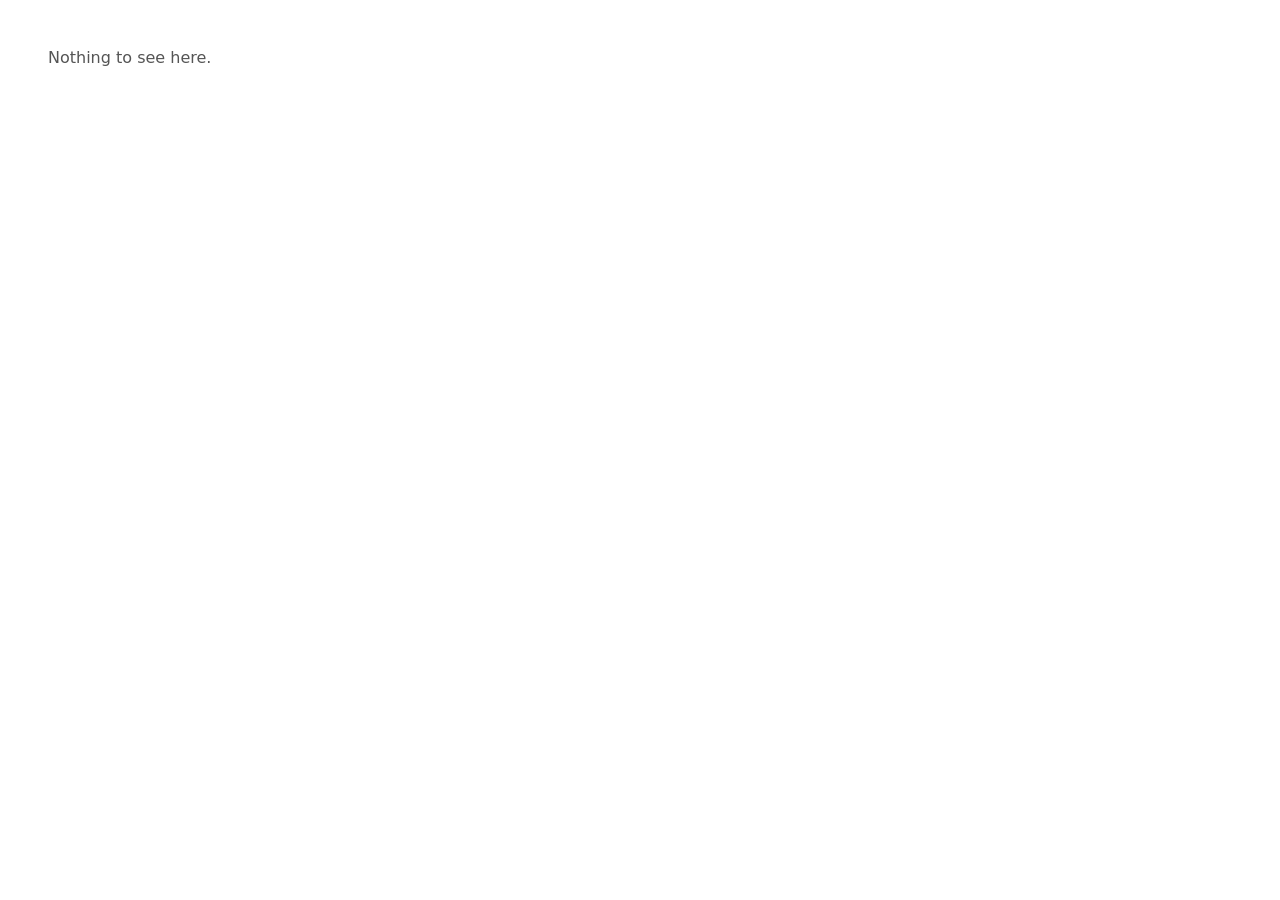
<file: index.html>
<!doctype html><html lang="en"><head><meta charset="utf-8"><meta name="robots" content="noindex, nofollow"><meta name="viewport" content="width=device-width,initial-scale=1"><title>Preview</title></head><body style="font-family:system-ui;padding:40px;color:#555">Nothing to see here.</body></html>
</file>
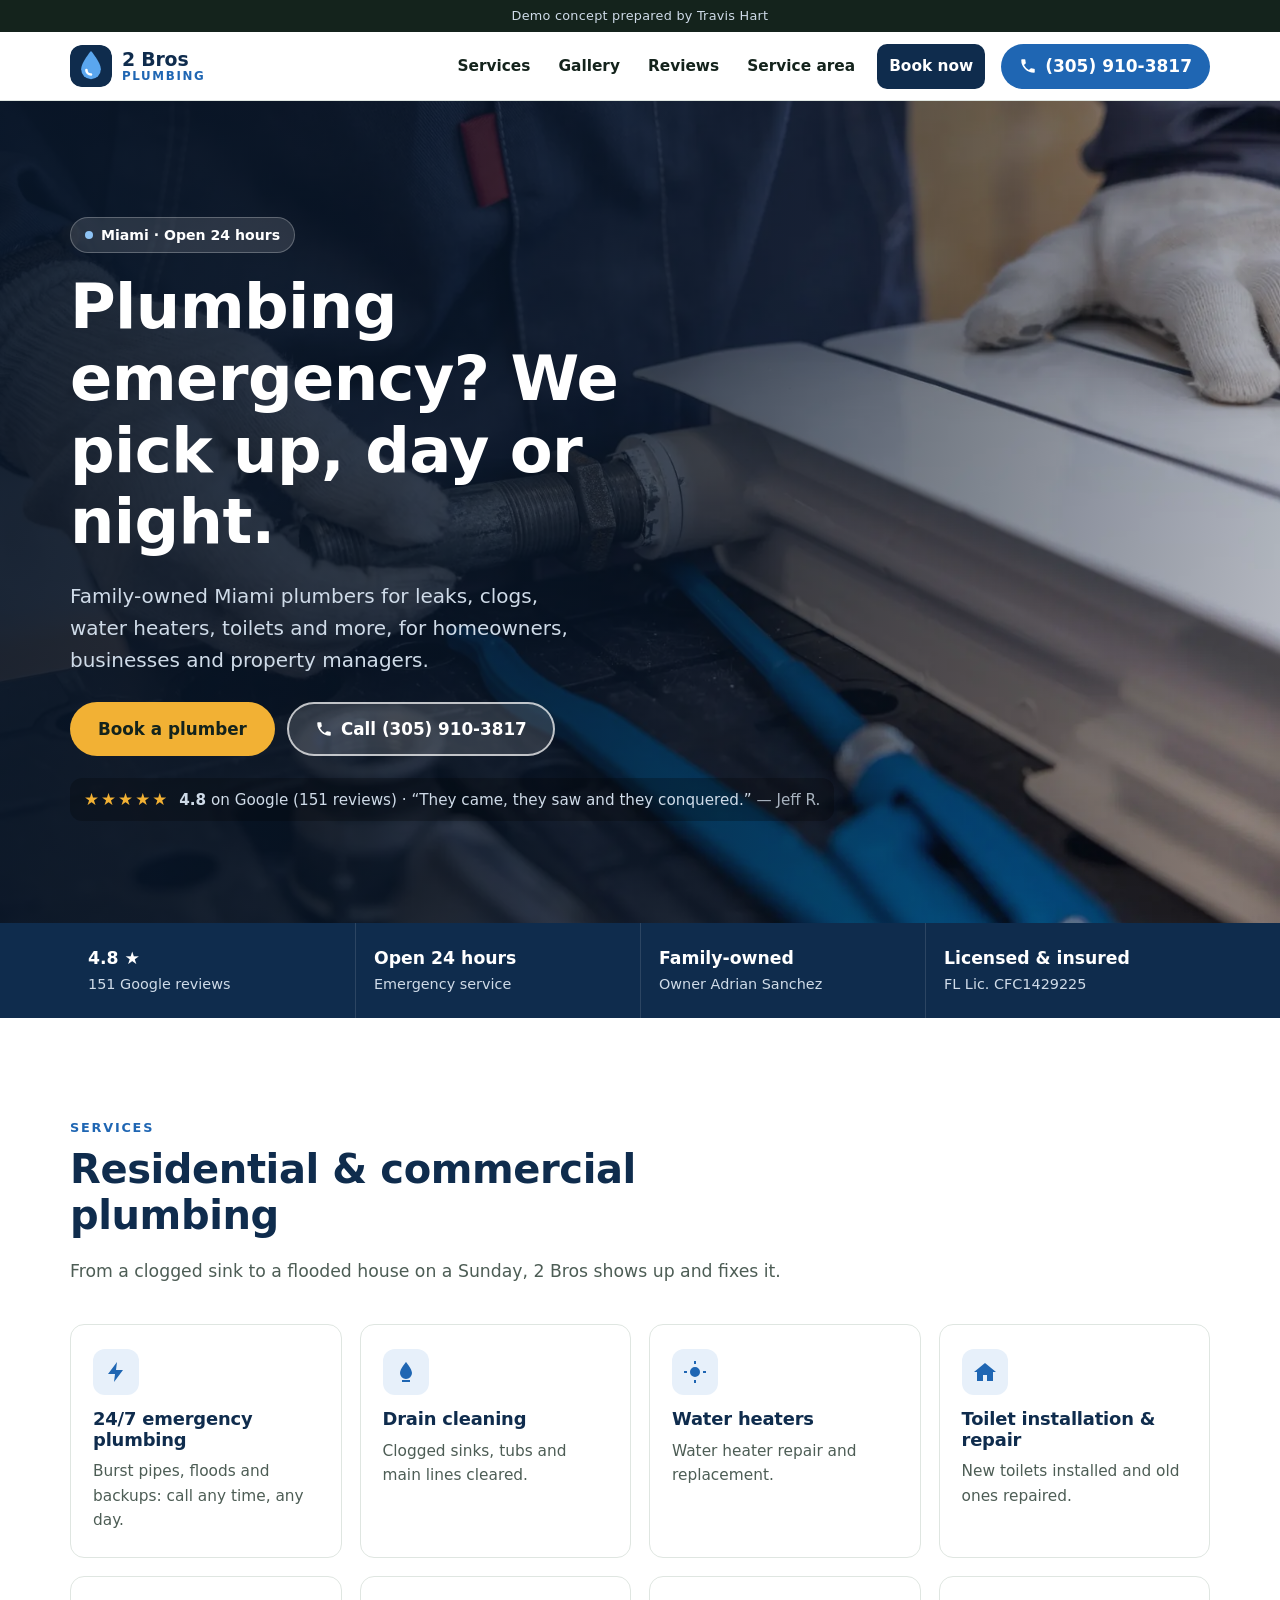
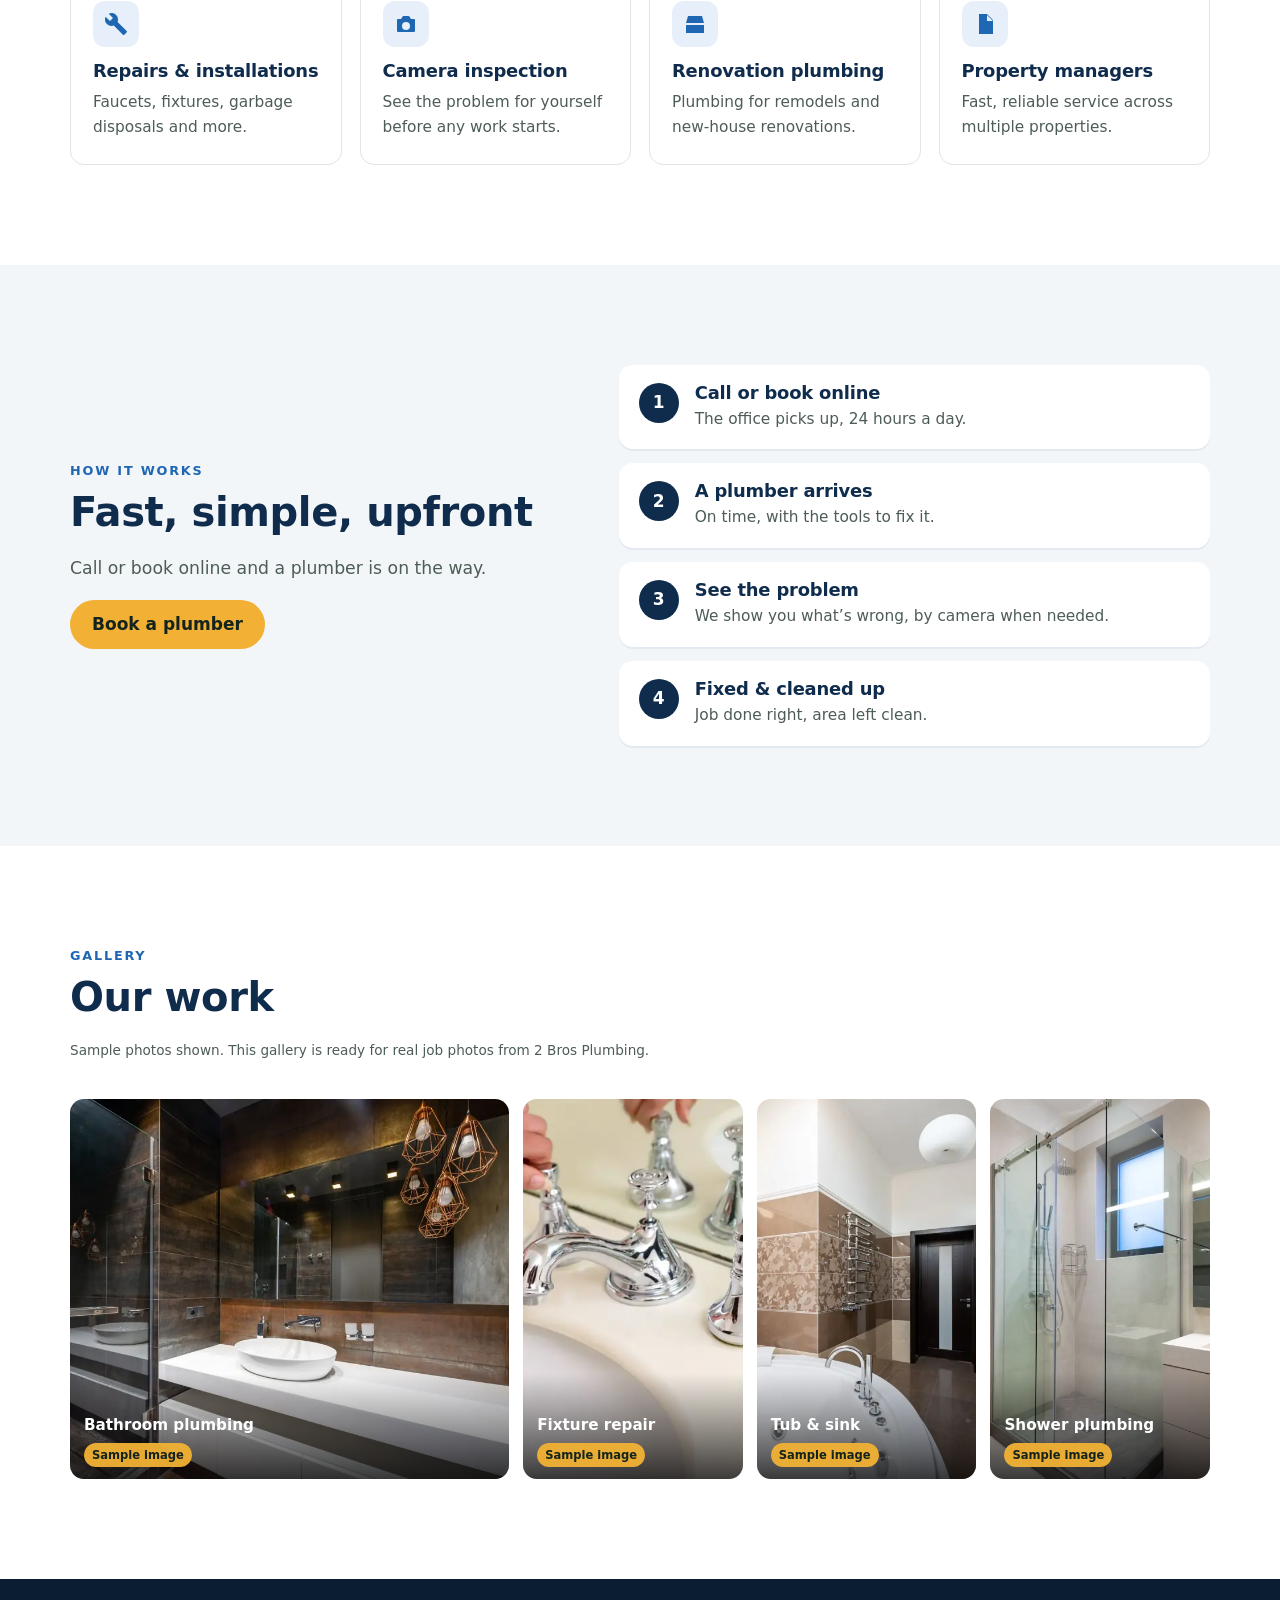
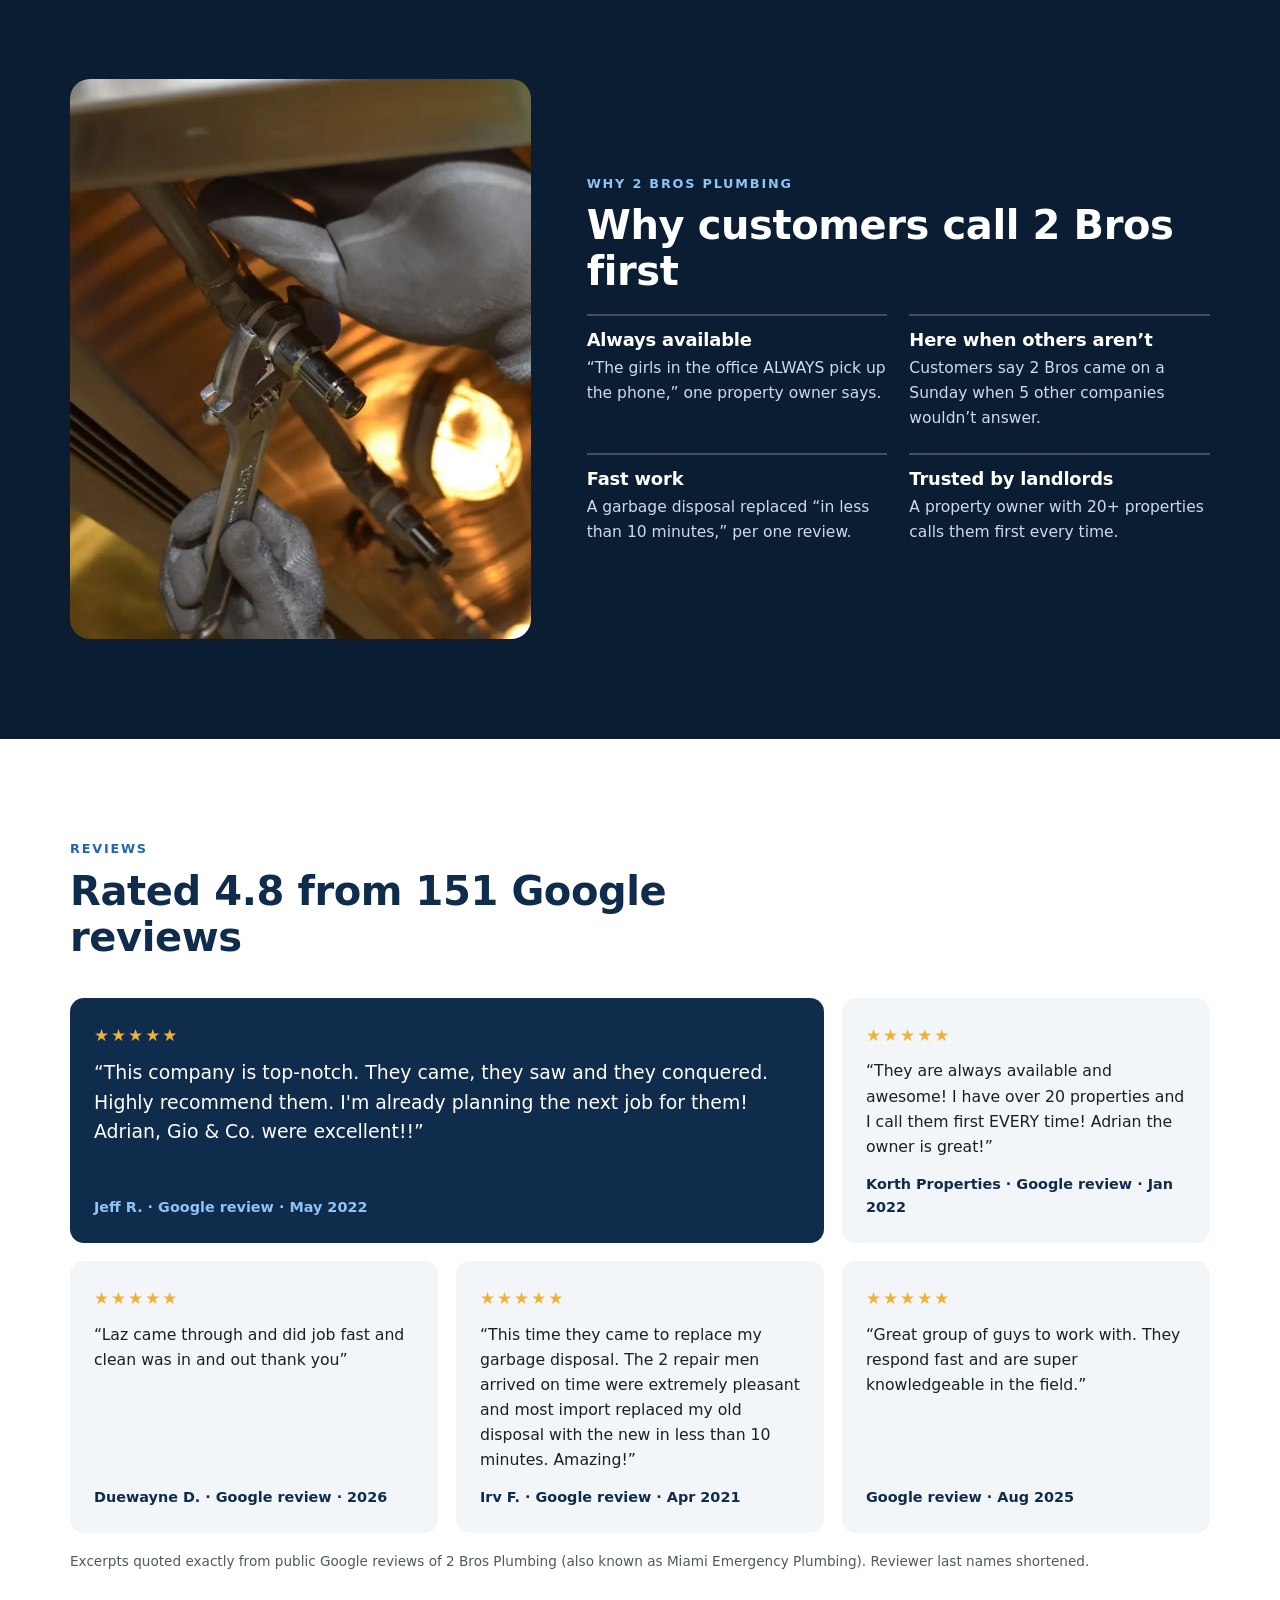
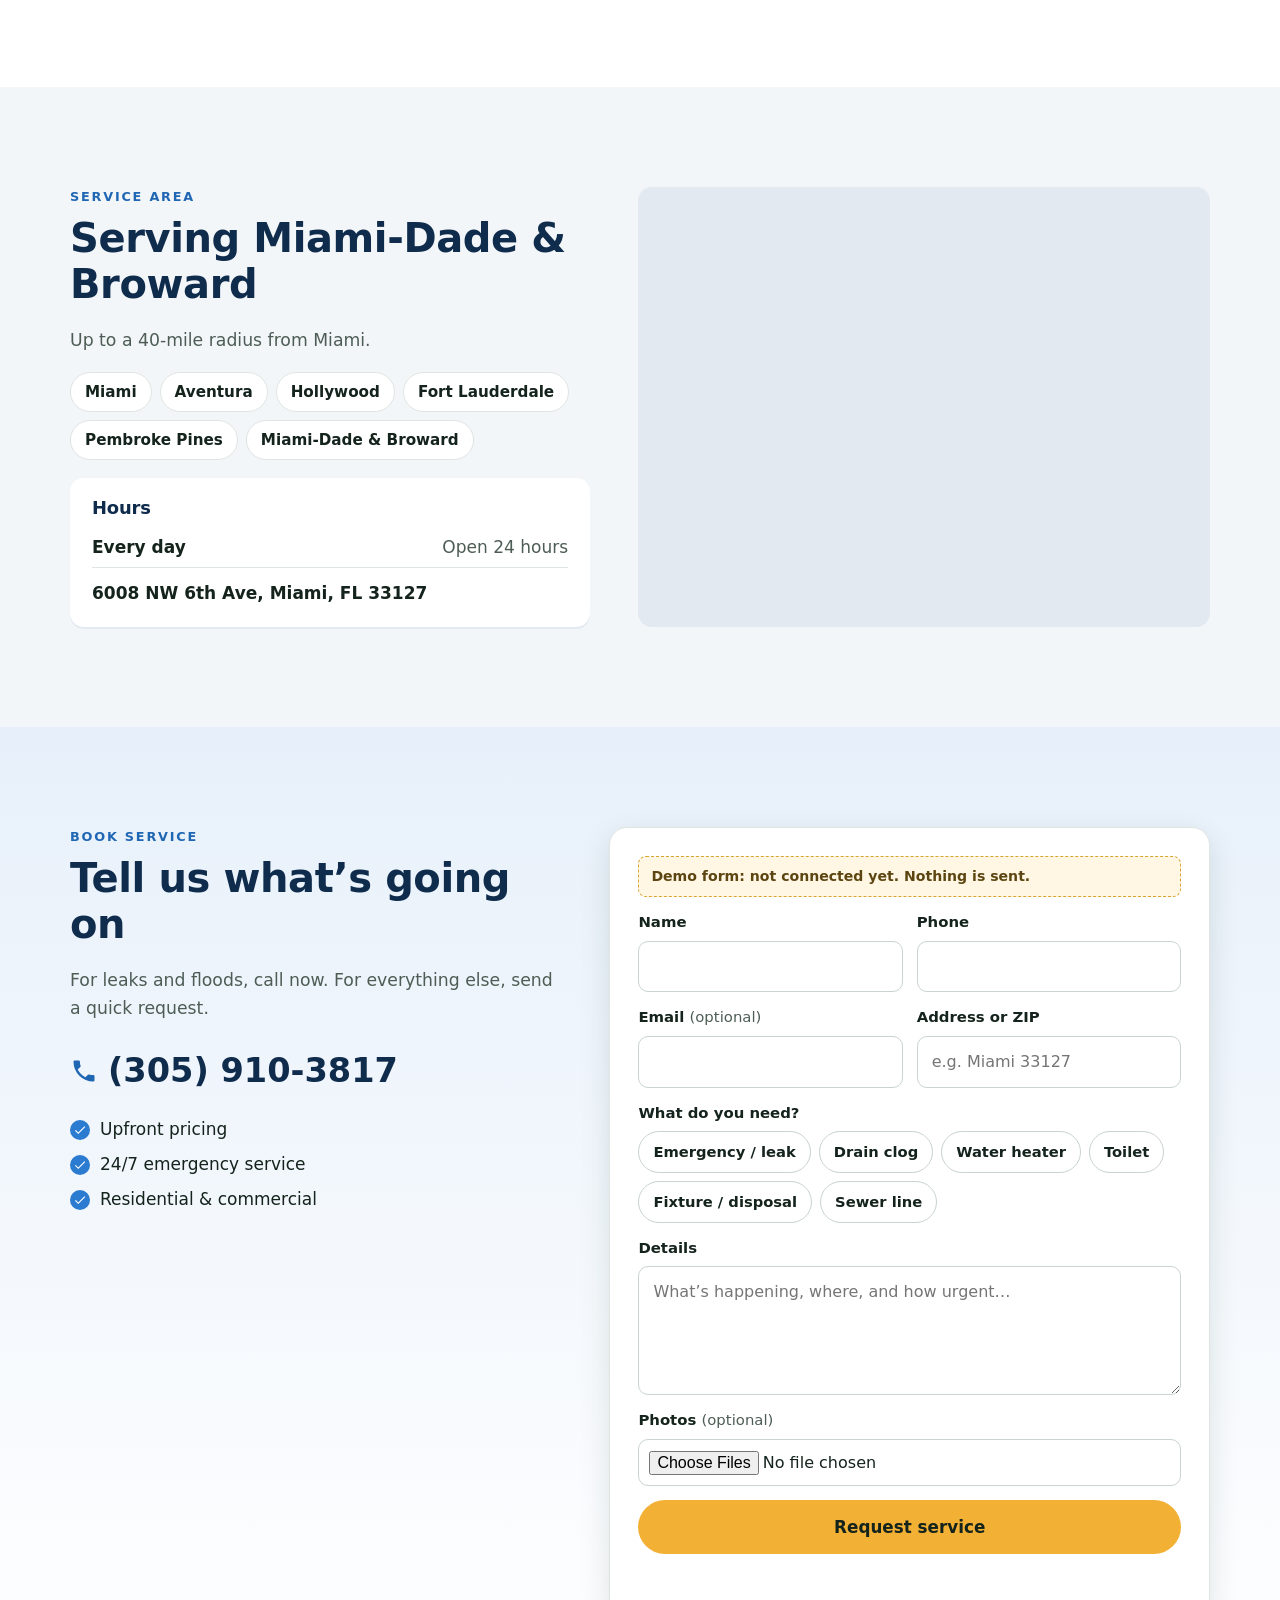
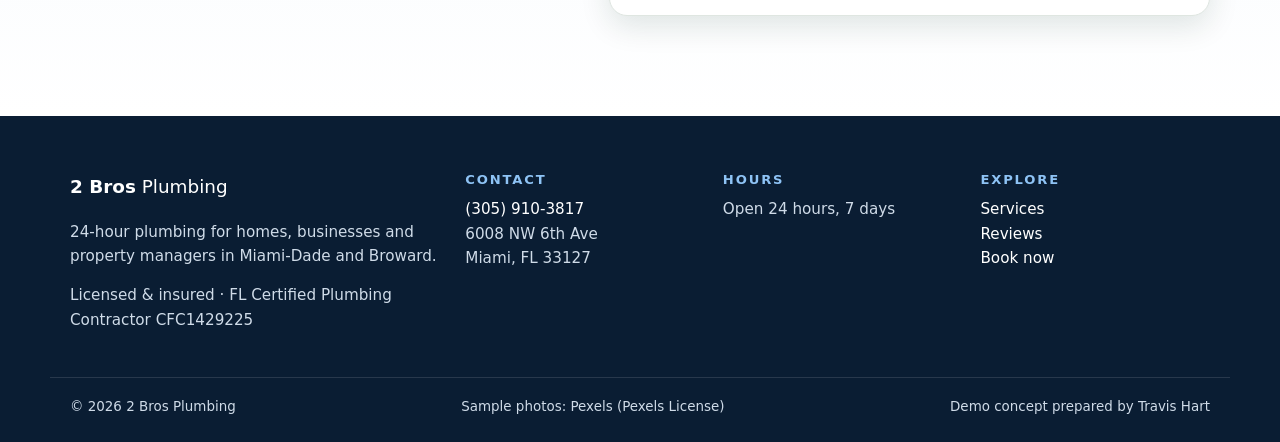
<file: 2-bros-plumbing/index.html>
<!doctype html>
<html lang="en">
<head>
<meta charset="utf-8">
<meta name="viewport" content="width=device-width, initial-scale=1">
<title>2 Bros Plumbing | 24-Hour Emergency Plumber in Miami | Drains, Water Heaters, Repairs</title>
<meta name="description" content="24-hour emergency plumbing, drain cleaning, water heaters, toilet installation and repairs in Miami-Dade and Broward. Rated 4.8 on Google.">
<meta name="robots" content="noindex, nofollow"><!-- demo concept: keep out of search engines -->
<meta name="theme-color" content="#0f2c4d">
<link rel="icon" href="favicon.svg" type="image/svg+xml">
<link rel="preload" as="image" href="img/hero-sm.webp" imagesrcset="img/hero-sm.webp 800w, img/hero.webp 1600w" imagesizes="100vw">
<link rel="stylesheet" href="styles.css">
<script type="application/ld+json">
{
 "@context": "https://schema.org",
 "@type": "Plumber",
 "name": "2 Bros Plumbing",
 "telephone": "+1-3059103817",
 "address": {
  "@type": "PostalAddress",
  "streetAddress": "6008 NW 6th Ave",
  "addressLocality": "Miami",
  "addressRegion": "FL",
  "postalCode": "33127",
  "addressCountry": "US"
 },
 "geo": {
  "@type": "GeoCoordinates",
  "latitude": 25.830913,
  "longitude": -80.206536
 },
 "areaServed": [
  "Miami",
  "Aventura",
  "Hollywood",
  "Fort Lauderdale",
  "Pembroke Pines",
  "Miami-Dade & Broward"
 ],
 "openingHoursSpecification": [
  {
   "@type": "OpeningHoursSpecification",
   "dayOfWeek": [
    "Monday",
    "Tuesday",
    "Wednesday",
    "Thursday",
    "Friday",
    "Saturday",
    "Sunday"
   ],
   "opens": "00:00",
   "closes": "23:59"
  }
 ]
}
</script>
</head>
<body>
<a class="skip" href="#main">Skip to content</a>
<aside class="demo-banner" aria-label="Demo notice">Demo concept prepared by Travis Hart</aside>

<header class="site-header" id="top">
  <div class="wrap header-inner">
    <a class="brand" href="#top" aria-label="2 Bros Plumbing, home">
      <img class="brand-mark" src="favicon.svg" alt="" width="42" height="42">
      <span class="brand-text"><strong>2 Bros</strong><small>Plumbing</small></span>
    </a>
    <nav class="nav" aria-label="Main">
      <button class="nav-toggle" aria-expanded="false" aria-controls="nav-list"><span class="sr-only">Menu</span><span class="bars" aria-hidden="true"></span></button>
      <ul id="nav-list">
        <li><a href="#services">Services</a></li>
        <li><a href="#projects">Gallery</a></li>
        <li><a href="#reviews">Reviews</a></li>
        <li><a href="#area">Service area</a></li>
        <li class="nav-cta-li"><a href="#estimate" class="nav-cta">Book now</a></li>
      </ul>
    </nav>
    <a class="btn btn-call" href="tel:+13059103817" aria-label="Call 2 Bros Plumbing at (305) 910-3817"><svg aria-hidden="true" viewBox="0 0 24 24"><path d="M6.6 10.8a15.1 15.1 0 0 0 6.6 6.6l2.2-2.2a1 1 0 0 1 1-.25 11.4 11.4 0 0 0 3.6.57 1 1 0 0 1 1 1V20a1 1 0 0 1-1 1A17 17 0 0 1 3 4a1 1 0 0 1 1-1h3.5a1 1 0 0 1 1 1c0 1.25.2 2.45.57 3.57a1 1 0 0 1-.25 1z"/></svg><span>(305) 910-3817</span></a>
  </div>
</header>

<main id="main">
<section class="hero" aria-labelledby="hero-title">
  <picture class="hero-bg" aria-hidden="true">
    <img src="img/hero-sm.webp" srcset="img/hero-sm.webp 800w, img/hero.webp 1600w" sizes="100vw" alt="" width="1600" height="1067" fetchpriority="high">
  </picture>
  <div class="wrap hero-inner">
    <p class="eyebrow"><span class="dot" aria-hidden="true"></span>Miami · Open 24 hours</p>
    <h1 id="hero-title">Plumbing emergency? We pick up, day or night.</h1>
    <p class="lead">Family-owned Miami plumbers for leaks, clogs, water heaters, toilets and more, for homeowners, businesses and property managers.</p>
    <div class="cta-row">
      <a class="btn btn-primary btn-lg" href="#estimate">Book a plumber</a>
      <a class="btn btn-light btn-lg" href="tel:+13059103817"><svg aria-hidden="true" viewBox="0 0 24 24"><path d="M6.6 10.8a15.1 15.1 0 0 0 6.6 6.6l2.2-2.2a1 1 0 0 1 1-.25 11.4 11.4 0 0 0 3.6.57 1 1 0 0 1 1 1V20a1 1 0 0 1-1 1A17 17 0 0 1 3 4a1 1 0 0 1 1-1h3.5a1 1 0 0 1 1 1c0 1.25.2 2.45.57 3.57a1 1 0 0 1-.25 1z"/></svg>Call (305) 910-3817</a>
    </div>
    <div class="hero-rating" aria-label="Rated 4.8 out of 5 on Google">
      <span class="stars" aria-hidden="true">★★★★★</span>
      <span><strong>4.8</strong> on Google (151 reviews) · “They came, they saw and they conquered.” <em class="by">Jeff R.</em></span>
    </div>
    
  </div>
</section>

<section class="trust" aria-label="Why customers trust 2 Bros Plumbing">
  <div class="wrap trust-grid"><div class="trust-item"><strong>4.8 ★</strong><span>151 Google reviews</span></div><div class="trust-item"><strong>Open 24 hours</strong><span>Emergency service</span></div><div class="trust-item"><strong>Family-owned</strong><span>Owner Adrian Sanchez</span></div><div class="trust-item"><strong>Licensed &amp; insured</strong><span>FL Lic. CFC1429225</span></div></div>
</section>

<section class="section" id="services" aria-labelledby="services-title">
  <div class="wrap">
    <div class="section-head">
      <p class="kicker">Services</p>
      <h2 id="services-title">Residential &amp; commercial plumbing</h2>
      <p class="section-lead">From a clogged sink to a flooded house on a Sunday, 2 Bros shows up and fixes it.</p>
    </div>
    <div class="services"><article class="svc"><div class="svc-ic" aria-hidden="true"><svg viewBox="0 0 24 24"><path d="M13 2 4 14h7l-1 8 9-12h-7z"/></svg></div><h3>24/7 emergency plumbing</h3><p>Burst pipes, floods and backups: call any time, any day.</p></article><article class="svc"><div class="svc-ic" aria-hidden="true"><svg viewBox="0 0 24 24"><path d="M12 2s-6 7-6 11a6 6 0 0 0 12 0c0-4-6-11-6-11zM8 22h8v-2H8z"/></svg></div><h3>Drain cleaning</h3><p>Clogged sinks, tubs and main lines cleared.</p></article><article class="svc"><div class="svc-ic" aria-hidden="true"><svg viewBox="0 0 24 24"><path d="M12 7a5 5 0 1 0 0 10 5 5 0 0 0 0-10zM11 1h2v3h-2zm0 19h2v3h-2zM1 11h3v2H1zm19 0h3v2h-3z"/></svg></div><h3>Water heaters</h3><p>Water heater repair and replacement.</p></article><article class="svc"><div class="svc-ic" aria-hidden="true"><svg viewBox="0 0 24 24"><path d="M12 3 1 12h3v9h6v-6h4v6h6v-9h3z"/></svg></div><h3>Toilet installation &amp; repair</h3><p>New toilets installed and old ones repaired.</p></article><article class="svc"><div class="svc-ic" aria-hidden="true"><svg viewBox="0 0 24 24"><path d="M22.7 19l-9.1-9.1c.9-2.3.4-5-1.5-6.9-2-2-5-2.4-7.4-1.3L9 6 6 9 1.6 4.7C.4 7.1.9 10.1 2.9 12.1c1.9 1.9 4.6 2.4 6.9 1.5l9.1 9.1c.4.4 1 .4 1.4 0l2.3-2.3c.5-.4.5-1.1.1-1.4z"/></svg></div><h3>Repairs &amp; installations</h3><p>Faucets, fixtures, garbage disposals and more.</p></article><article class="svc"><div class="svc-ic" aria-hidden="true"><svg viewBox="0 0 24 24"><path d="M4 7h3l2-3h6l2 3h3a1 1 0 0 1 1 1v11a1 1 0 0 1-1 1H4a1 1 0 0 1-1-1V8a1 1 0 0 1 1-1zm8 3a4 4 0 1 0 0 8 4 4 0 0 0 0-8z"/></svg></div><h3>Camera inspection</h3><p>See the problem for yourself before any work starts.</p></article><article class="svc"><div class="svc-ic" aria-hidden="true"><svg viewBox="0 0 24 24"><path d="M3 13h18v8H3zm2-9h14l2 7H3z"/></svg></div><h3>Renovation plumbing</h3><p>Plumbing for remodels and new-house renovations.</p></article><article class="svc"><div class="svc-ic" aria-hidden="true"><svg viewBox="0 0 24 24"><path d="M6 2h8l6 6v14H6zm8 1v6h6"/></svg></div><h3>Property managers</h3><p>Fast, reliable service across multiple properties.</p></article></div>
  </div>
</section>

<section class="section section-sand" id="process" aria-labelledby="process-title">
  <div class="wrap process-grid">
    <div>
      <p class="kicker">How it works</p>
      <h2 id="process-title">Fast, simple, upfront</h2>
      <p class="section-lead">Call or book online and a plumber is on the way.</p>
      <a class="btn btn-primary" href="#estimate">Book a plumber</a>
    </div>
    <ol class="steps"><li><span class="step-n">1</span><div><h3>Call or book online</h3><p>The office picks up, 24 hours a day.</p></div></li><li><span class="step-n">2</span><div><h3>A plumber arrives</h3><p>On time, with the tools to fix it.</p></div></li><li><span class="step-n">3</span><div><h3>See the problem</h3><p>We show you what’s wrong, by camera when needed.</p></div></li><li><span class="step-n">4</span><div><h3>Fixed &amp; cleaned up</h3><p>Job done right, area left clean.</p></div></li></ol>
  </div>
</section>

<section class="section" id="projects" aria-labelledby="projects-title">
  <div class="wrap">
    <div class="section-head">
      <p class="kicker">Gallery</p>
      <h2 id="projects-title">Our work</h2>
      <p class="fine">Sample photos shown. This gallery is ready for real job photos from 2 Bros Plumbing.</p>
    </div>
    <div class="gallery"><figure class="g g-wide"><img src="img/g2.webp" alt="Stock photo: modern bathroom with vanity and sink" loading="lazy"><figcaption>Bathroom plumbing <span>Sample image</span></figcaption></figure><figure class="g g-tall"><img src="img/g1.webp" alt="Stock photo: hand adjusting a chrome faucet" loading="lazy"><figcaption>Fixture repair <span>Sample image</span></figcaption></figure><figure class="g g-tall"><img src="img/g3.webp" alt="Stock photo: bathroom with tub and sink" loading="lazy"><figcaption>Tub &amp; sink <span>Sample image</span></figcaption></figure><figure class="g g-tall"><img src="img/g4.webp" alt="Stock photo: glass shower and vanity" loading="lazy"><figcaption>Shower plumbing <span>Sample image</span></figcaption></figure></div>
  </div>
</section>

<section class="section section-dark" id="why" aria-labelledby="why-title">
  <div class="wrap why-grid">
    <div class="why-img"><img src="img/why.webp" alt="Stock photo: plumber working on pipes with a wrench" width="800" height="1067" loading="lazy"></div>
    <div>
      <p class="kicker">Why 2 Bros Plumbing</p>
      <h2 id="why-title">Why customers call 2 Bros first</h2>
      <ul class="why-list"><li><h3>Always available</h3><p>“The girls in the office ALWAYS pick up the phone,” one property owner says.</p></li><li><h3>Here when others aren’t</h3><p>Customers say 2 Bros came on a Sunday when 5 other companies wouldn’t answer.</p></li><li><h3>Fast work</h3><p>A garbage disposal replaced “in less than 10 minutes,” per one review.</p></li><li><h3>Trusted by landlords</h3><p>A property owner with 20+ properties calls them first every time.</p></li></ul>
    </div>
  </div>
</section>

<section class="section" id="reviews" aria-labelledby="reviews-title">
  <div class="wrap">
    <div class="section-head">
      <p class="kicker">Reviews</p>
      <h2 id="reviews-title">Rated 4.8 from 151 Google reviews</h2>
    </div>
    <div class="reviews"><figure class="review review-feature"><div class="stars" aria-label="5 out of 5 stars">★★★★★</div><blockquote><p>“This company is top-notch. They came, they saw and they conquered. Highly recommend them. I&#x27;m already planning the next job for them! Adrian, Gio &amp; Co. were excellent!!”</p></blockquote><figcaption>Jeff R. · Google review · May 2022</figcaption></figure><figure class="review"><div class="stars" aria-label="5 out of 5 stars">★★★★★</div><blockquote><p>“They are always available and awesome! I have over 20 properties and I call them first EVERY time! Adrian the owner is great!”</p></blockquote><figcaption>Korth Properties · Google review · Jan 2022</figcaption></figure><figure class="review"><div class="stars" aria-label="5 out of 5 stars">★★★★★</div><blockquote><p>“Laz came through and did job fast and clean was in and out thank you”</p></blockquote><figcaption>Duewayne D. · Google review · 2026</figcaption></figure><figure class="review"><div class="stars" aria-label="5 out of 5 stars">★★★★★</div><blockquote><p>“This time they came to replace my garbage disposal. The 2 repair men arrived on time were extremely pleasant and most import replaced my old disposal with the new in less than 10 minutes. Amazing!”</p></blockquote><figcaption>Irv F. · Google review · Apr 2021</figcaption></figure><figure class="review"><div class="stars" aria-label="5 out of 5 stars">★★★★★</div><blockquote><p>“Great group of guys to work with. They respond fast and are super knowledgeable in the field.”</p></blockquote><figcaption>Google review · Aug 2025</figcaption></figure></div>
    <p class="fine">Excerpts quoted exactly from public Google reviews of 2 Bros Plumbing (also known as Miami Emergency Plumbing). Reviewer last names shortened.</p>
  </div>
</section>

<section class="section section-sand" id="area" aria-labelledby="area-title">
  <div class="wrap area-grid">
    <div>
      <p class="kicker">Service area</p>
      <h2 id="area-title">Serving Miami-Dade &amp; Broward</h2>
      <p class="section-lead">Up to a 40-mile radius from Miami.</p>
      <ul class="areas"><li>Miami</li><li>Aventura</li><li>Hollywood</li><li>Fort Lauderdale</li><li>Pembroke Pines</li><li>Miami-Dade &amp; Broward</li></ul>
      <div class="hours-card">
        <h3>Hours</h3>
        <dl class="hours"><div><dt>Every day</dt><dd>Open 24 hours</dd></div></dl>
        <p class="addr">6008 NW 6th Ave, Miami, FL 33127</p>
      </div>
    </div>
    <div class="map">
      <iframe title="Map: 2 Bros Plumbing, 6008 NW 6th Ave, Miami, FL" src="https://maps.google.com/maps?q=2%20Bros%20Plumbing%2C%206008%20NW%206th%20Ave%2C%20Miami%2C%20FL%2033127&amp;z=12&amp;output=embed" loading="lazy" referrerpolicy="no-referrer-when-downgrade"></iframe>
    </div>
  </div>
</section>

<section class="section section-estimate" id="estimate" aria-labelledby="estimate-title">
  <div class="wrap estimate-grid">
    <div class="estimate-copy">
      <p class="kicker">Book service</p>
      <h2 id="estimate-title">Tell us what’s going on</h2>
      <p class="section-lead">For leaks and floods, call now. For everything else, send a quick request.</p>
      <a class="big-phone" href="tel:+13059103817"><svg aria-hidden="true" viewBox="0 0 24 24"><path d="M6.6 10.8a15.1 15.1 0 0 0 6.6 6.6l2.2-2.2a1 1 0 0 1 1-.25 11.4 11.4 0 0 0 3.6.57 1 1 0 0 1 1 1V20a1 1 0 0 1-1 1A17 17 0 0 1 3 4a1 1 0 0 1 1-1h3.5a1 1 0 0 1 1 1c0 1.25.2 2.45.57 3.57a1 1 0 0 1-.25 1z"/></svg>(305) 910-3817</a>
      <ul class="checks"><li>Upfront pricing</li><li>24/7 emergency service</li><li>Residential & commercial</li></ul>
      
    </div>
    <form class="form" id="estimate-form" novalidate>
      <p class="form-flag">Demo form: not connected yet. Nothing is sent.</p>
      <div class="field-row">
        <div class="field"><label for="f-name">Name</label><input id="f-name" name="name" autocomplete="name" required></div>
        <div class="field"><label for="f-phone">Phone</label><input id="f-phone" name="phone" type="tel" autocomplete="tel" inputmode="tel" required></div>
      </div>
      <div class="field-row">
        <div class="field"><label for="f-email">Email <span class="opt">(optional)</span></label><input id="f-email" name="email" type="email" autocomplete="email"></div>
        <div class="field"><label for="f-area">Address or ZIP</label><input id="f-area" name="area" autocomplete="postal-code" placeholder="e.g. Miami 33127"></div>
      </div>
      <fieldset class="field">
        <legend>What do you need?</legend>
        <div class="chips-check"><label><input type="checkbox" name="svc" value="0"><span>Emergency / leak</span></label><label><input type="checkbox" name="svc" value="1"><span>Drain clog</span></label><label><input type="checkbox" name="svc" value="2"><span>Water heater</span></label><label><input type="checkbox" name="svc" value="3"><span>Toilet</span></label><label><input type="checkbox" name="svc" value="4"><span>Fixture / disposal</span></label><label><input type="checkbox" name="svc" value="5"><span>Sewer line</span></label></div>
      </fieldset>
      <div class="field"><label for="f-msg">Details</label><textarea id="f-msg" name="message" rows="4" placeholder="What’s happening, where, and how urgent…"></textarea></div>
      <div class="field"><label for="f-photo">Photos <span class="opt">(optional)</span></label><input id="f-photo" name="photos" type="file" accept="image/*" multiple></div>
      <button class="btn btn-primary btn-lg btn-block" type="submit">Request service</button>
      <p class="form-status" id="form-status" role="status" aria-live="polite"></p>
    </form>
  </div>
</section>
</main>

<footer class="site-footer">
  <div class="wrap footer-grid">
    <div>
      <p class="foot-brand"><strong>2 Bros</strong> Plumbing</p>
      <p>24-hour plumbing for homes, businesses and property managers in Miami-Dade and Broward.</p>
      <p>Licensed &amp; insured · FL Certified Plumbing Contractor CFC1429225</p>
    </div>
    <div><h2 class="foot-h">Contact</h2><p><a href="tel:+13059103817">(305) 910-3817</a><br>6008 NW 6th Ave<br>Miami, FL 33127</p></div>
    <div><h2 class="foot-h">Hours</h2><p>Open 24 hours, 7 days</p></div>
    <div><h2 class="foot-h">Explore</h2><p><a href="#services">Services</a><br><a href="#reviews">Reviews</a><br><a href="#estimate">Book now</a></p></div>
  </div>
  <div class="wrap foot-bottom">
    <p>© <span id="year">2026</span> 2 Bros Plumbing</p>
    <p>Sample photos: Pexels (Pexels License)</p>
    <p class="demo-credit">Demo concept prepared by Travis Hart</p>
  </div>
</footer>

<nav class="mobile-bar" aria-label="Quick actions">
  <a href="tel:+13059103817"><svg aria-hidden="true" viewBox="0 0 24 24"><path d="M6.6 10.8a15.1 15.1 0 0 0 6.6 6.6l2.2-2.2a1 1 0 0 1 1-.25 11.4 11.4 0 0 0 3.6.57 1 1 0 0 1 1 1V20a1 1 0 0 1-1 1A17 17 0 0 1 3 4a1 1 0 0 1 1-1h3.5a1 1 0 0 1 1 1c0 1.25.2 2.45.57 3.57a1 1 0 0 1-.25 1z"/></svg>Call now</a>
  <a href="#estimate" class="mb-primary">Book now</a>
</nav>
<script src="app.js" defer></script>
</body>
</html>
</file>
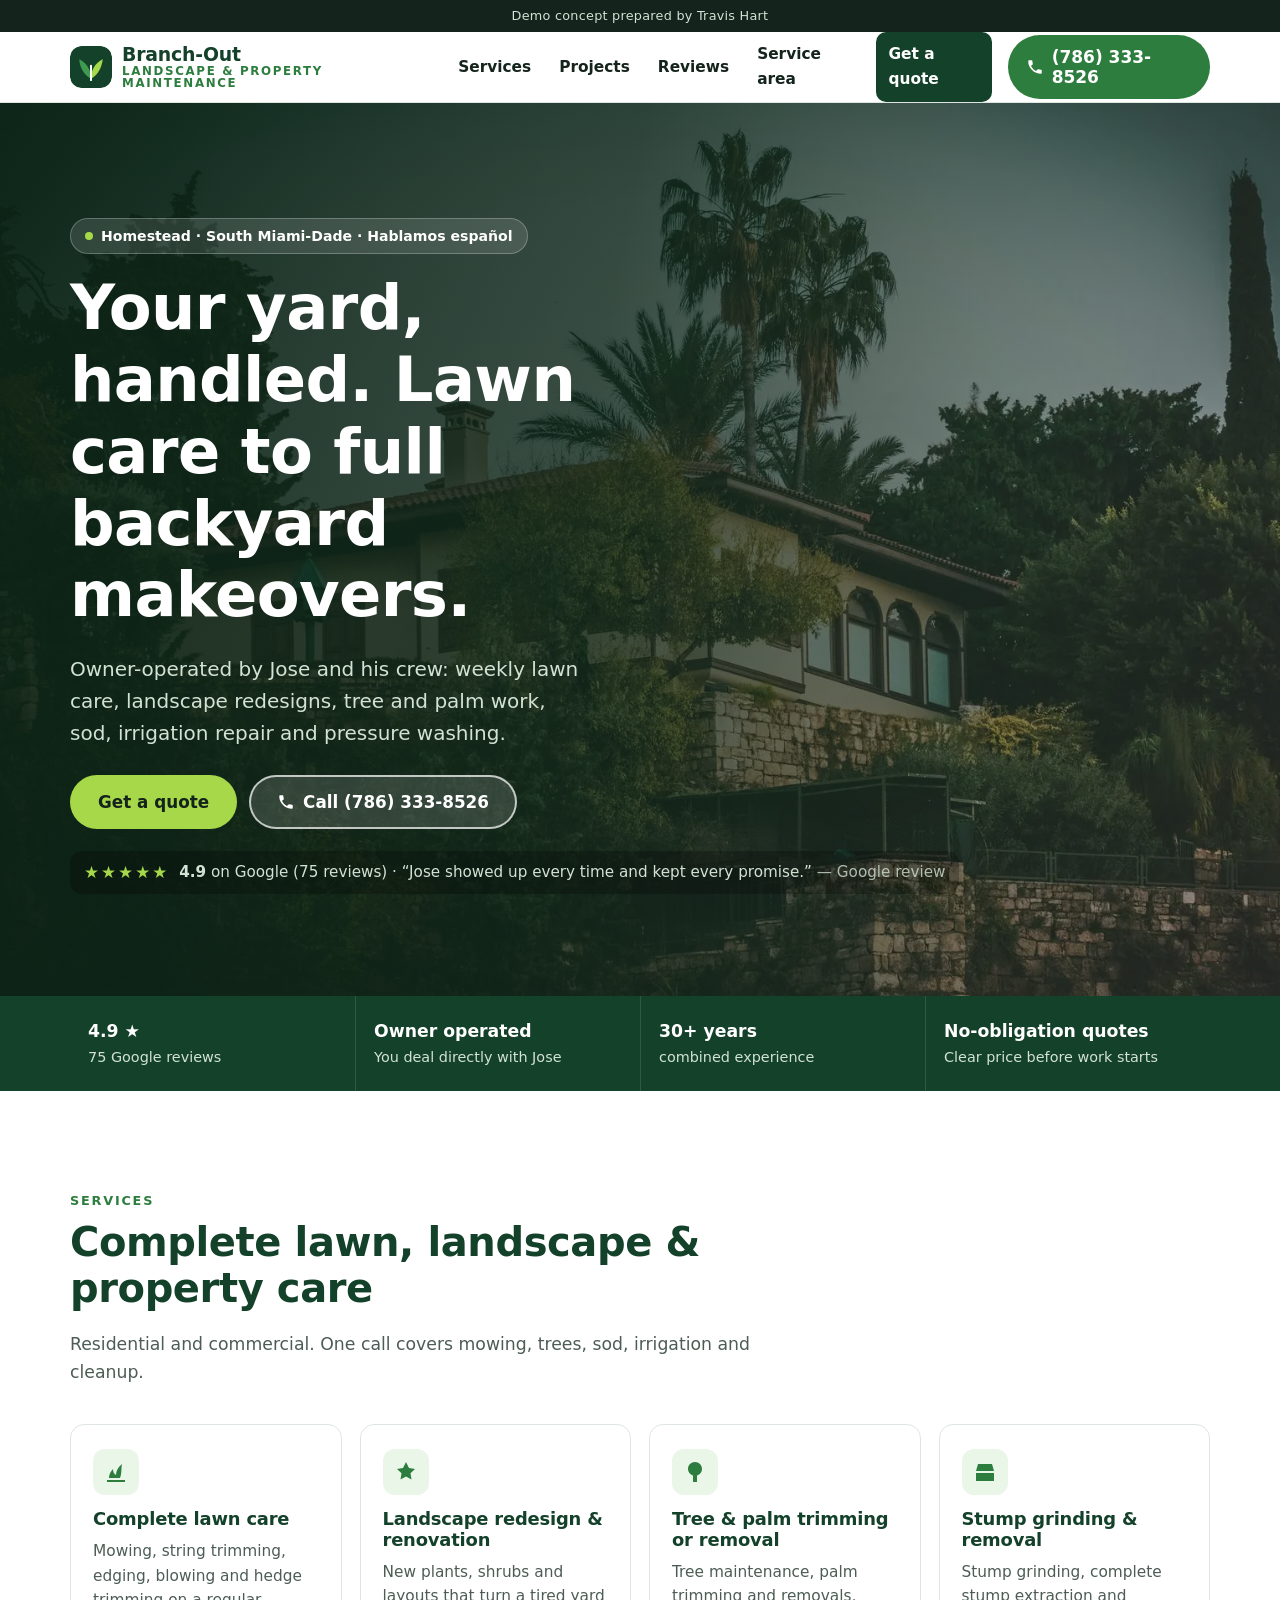
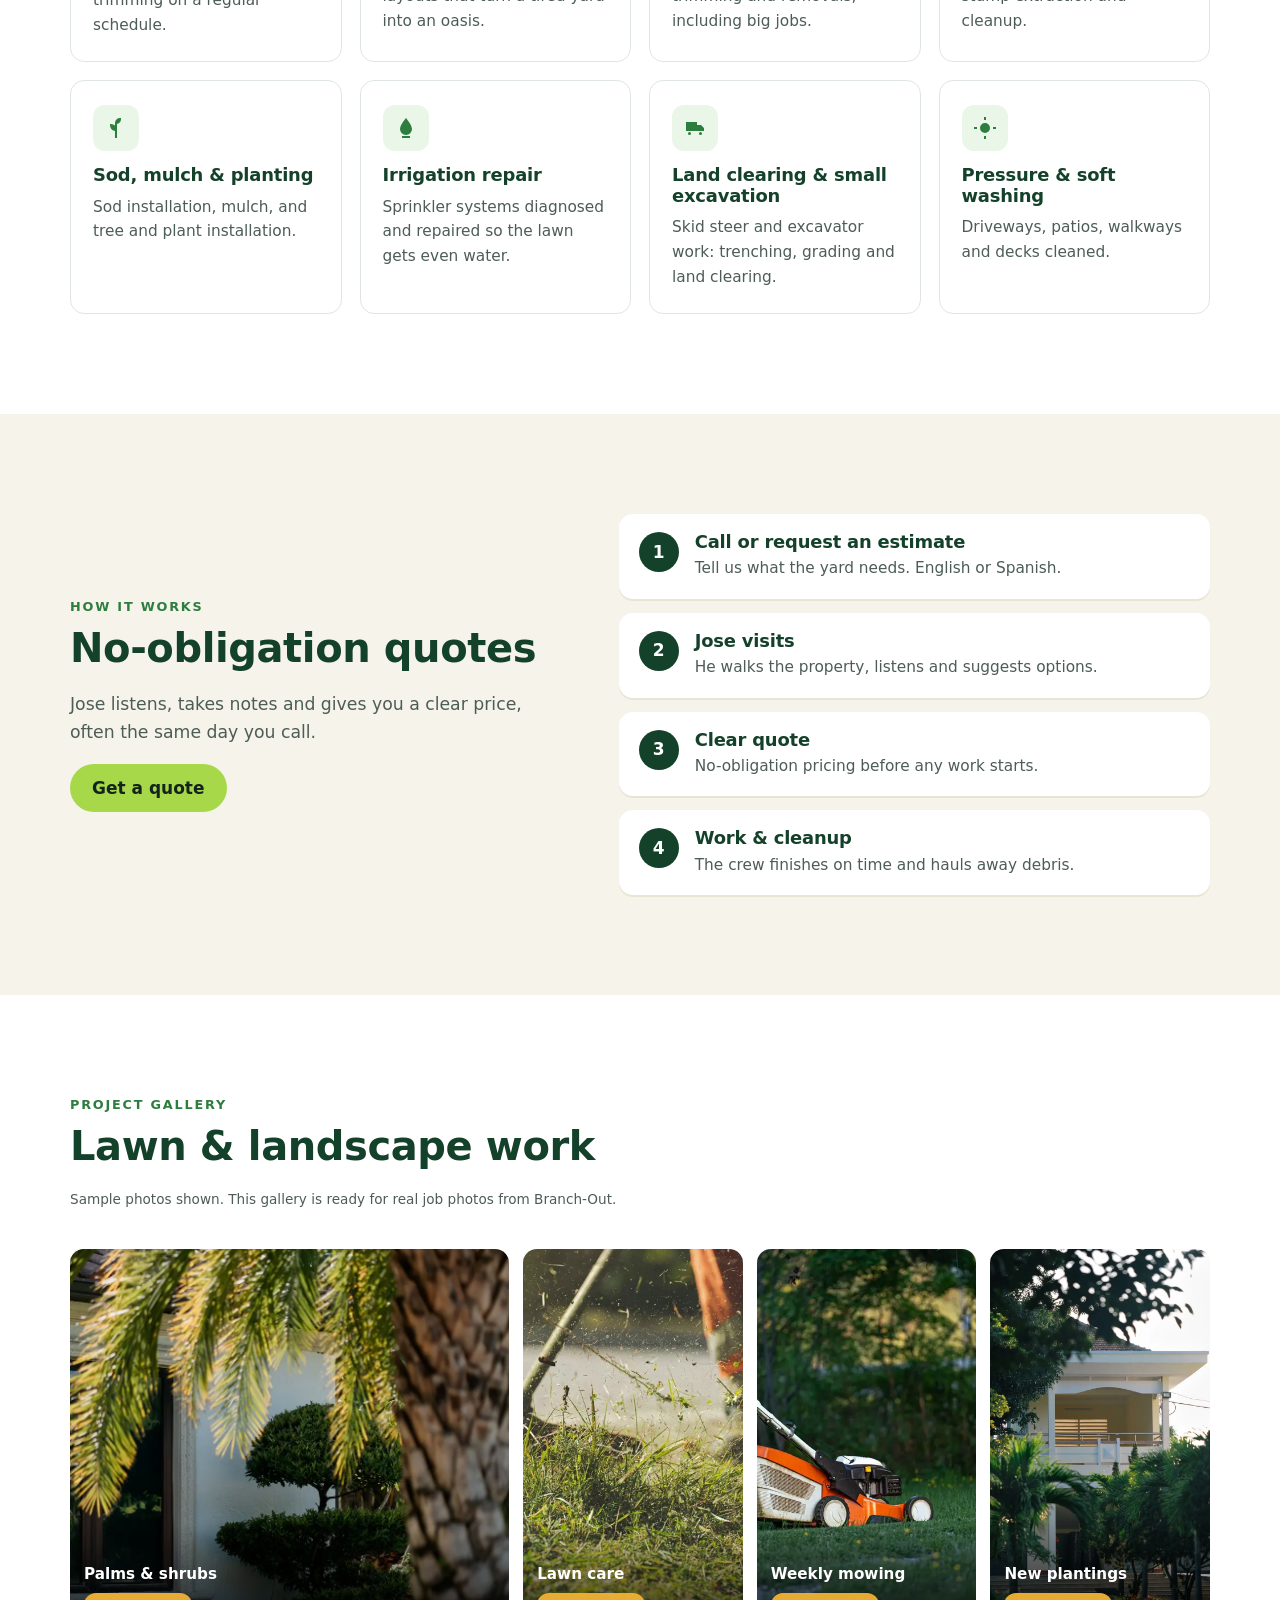
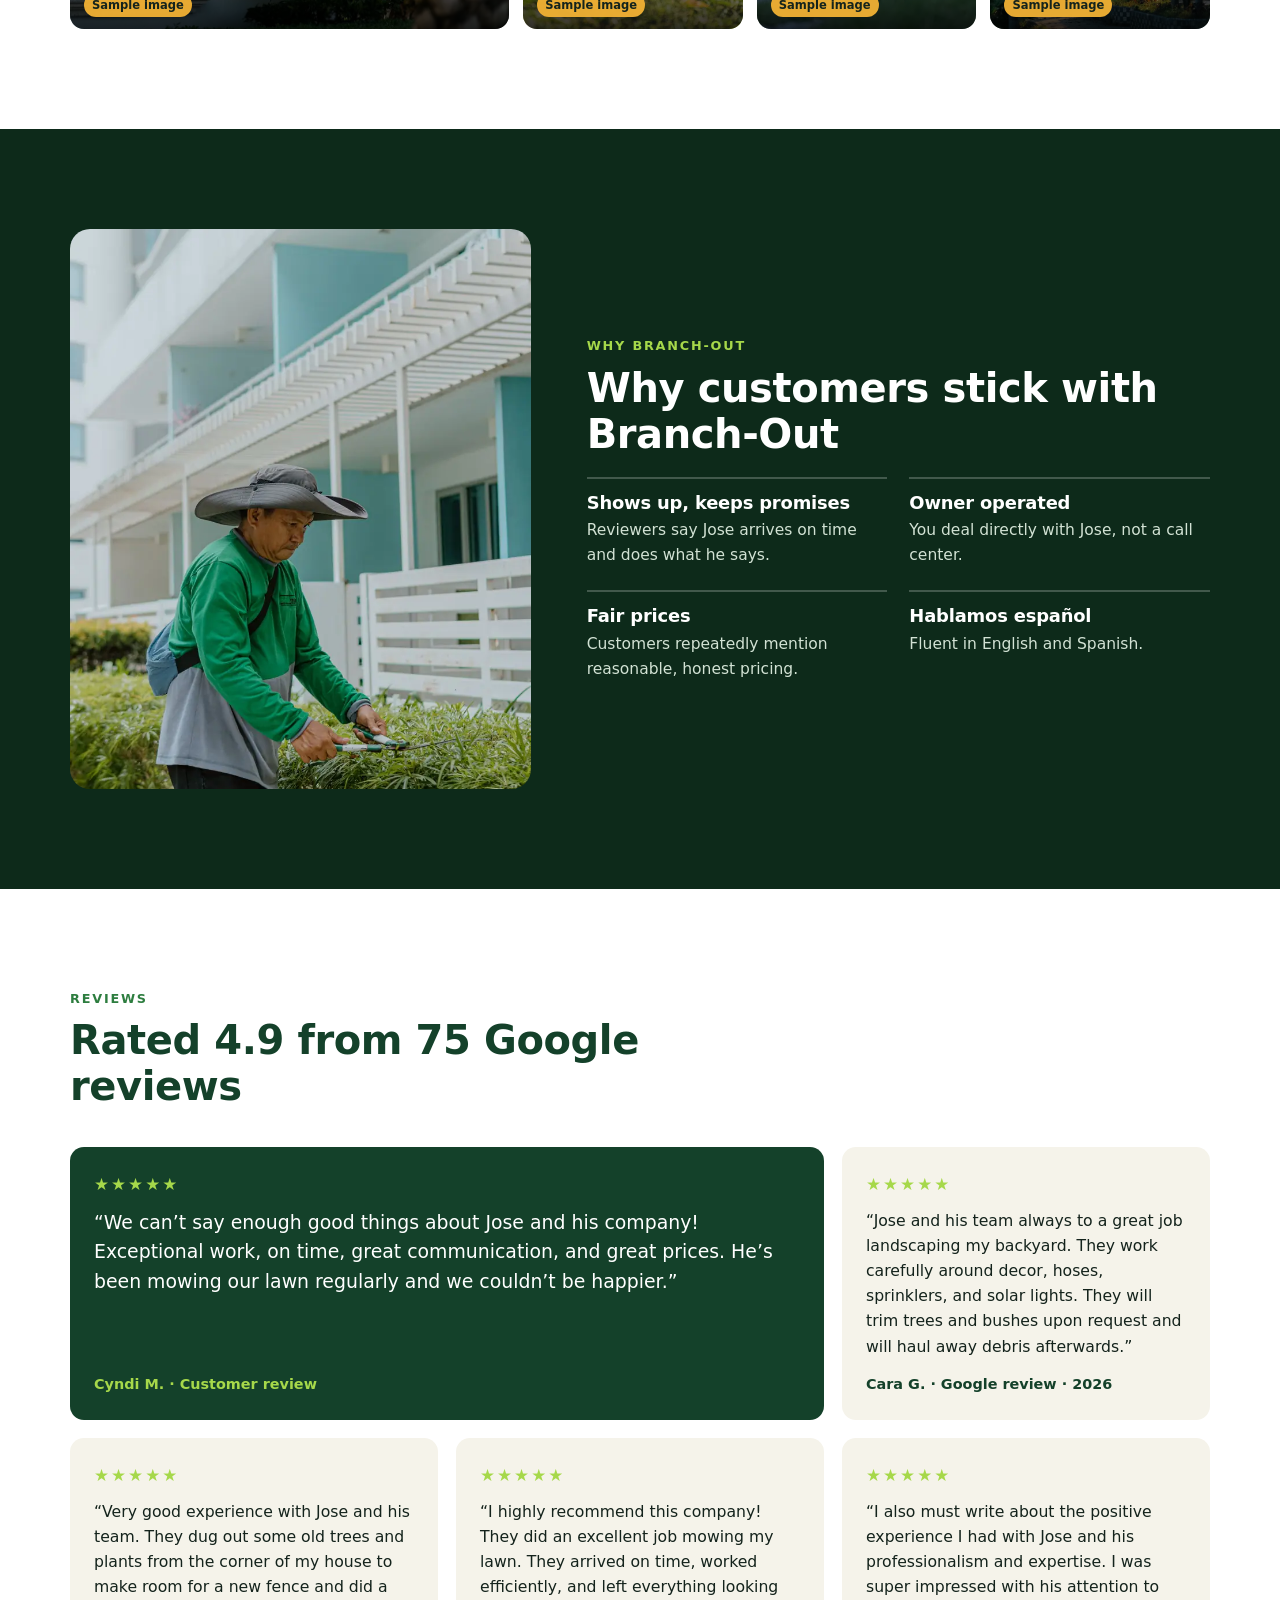
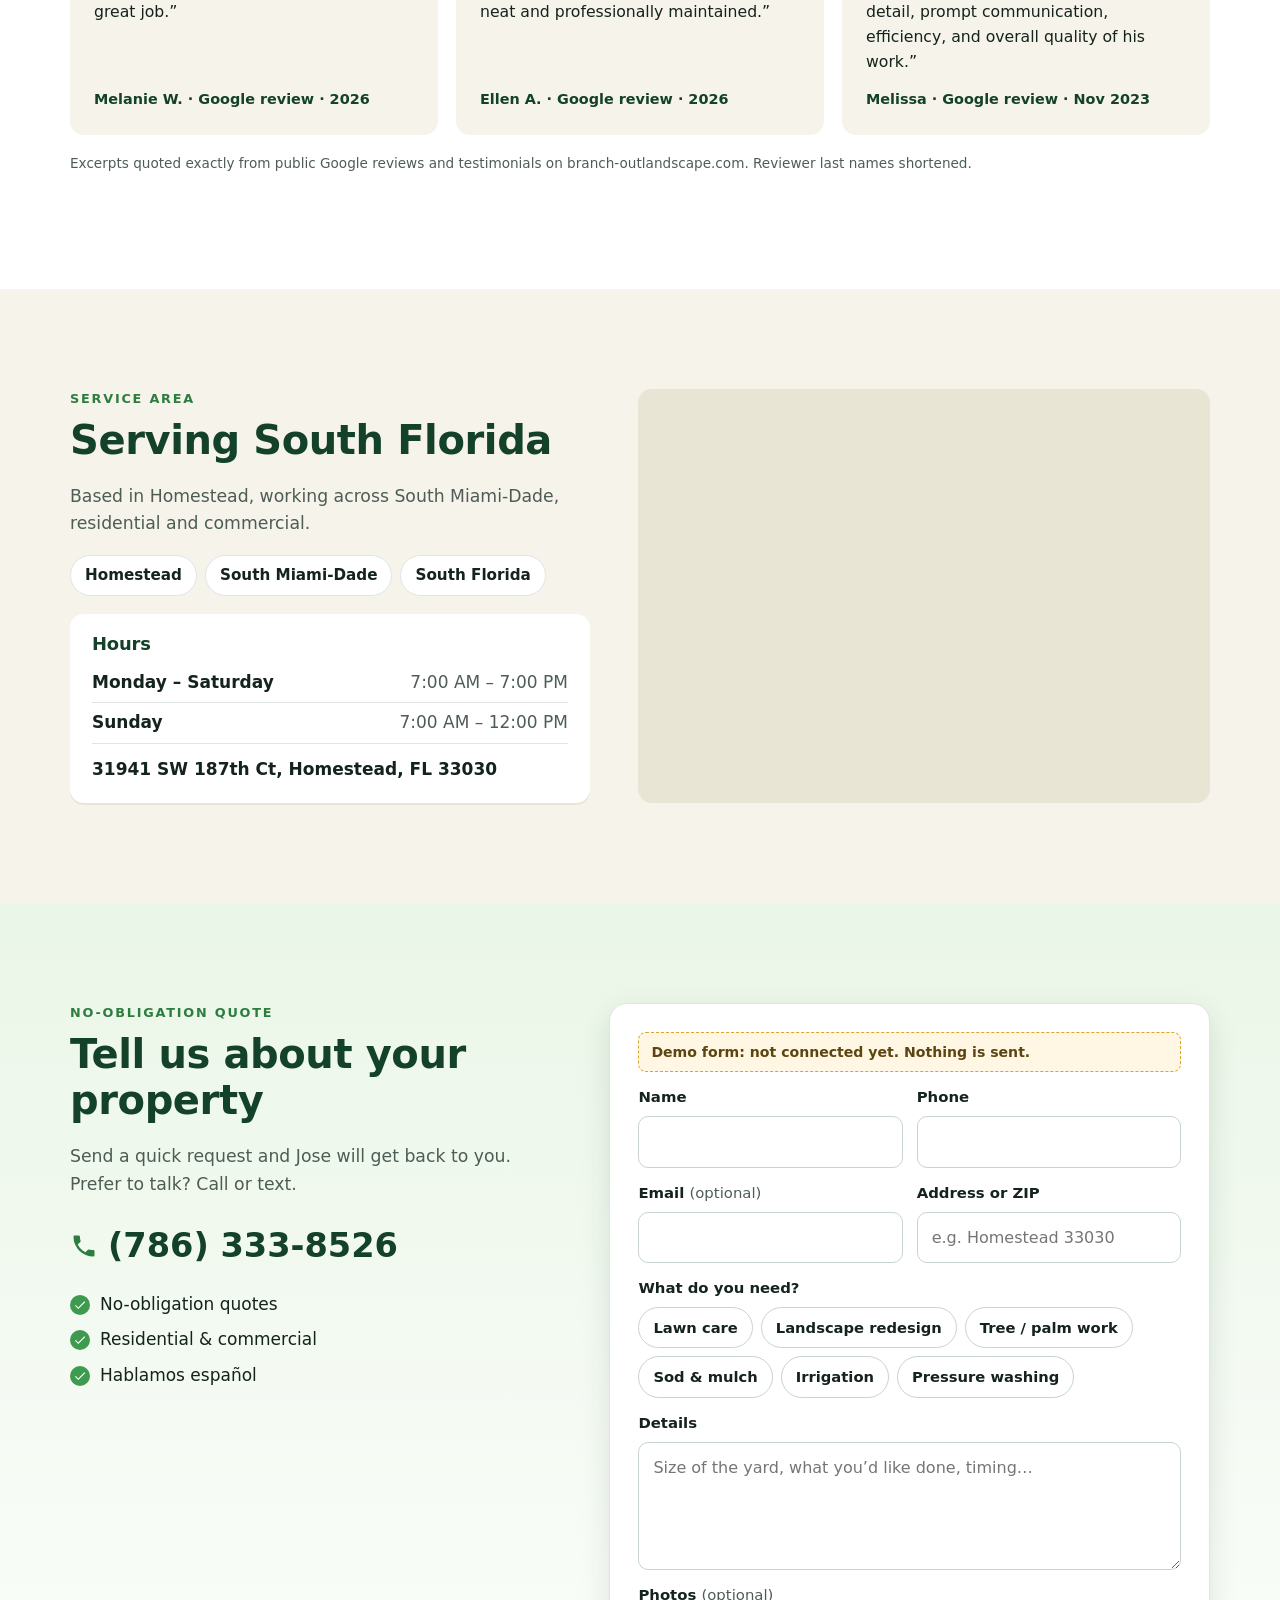
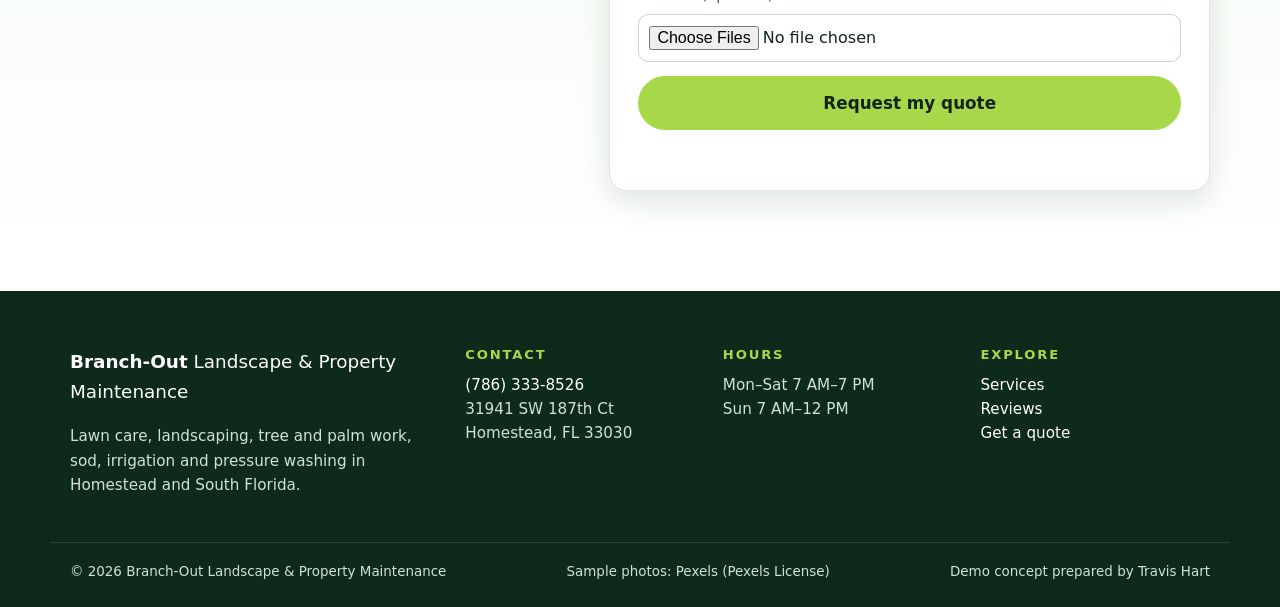
<file: branch-out-landscape/index.html>
<!doctype html>
<html lang="en">
<head>
<meta charset="utf-8">
<meta name="viewport" content="width=device-width, initial-scale=1">
<title>Branch-Out Landscape &amp; Property Maintenance | Lawn Care, Landscaping &amp; Tree Trimming in Homestead, FL</title>
<meta name="description" content="Lawn care, landscape redesign, tree and palm trimming, stump grinding, sod and mulch, irrigation repair and pressure washing in Homestead and South Miami-Dade. No-obligation quotes. Hablamos español.">
<meta name="robots" content="noindex, nofollow"><!-- demo concept: keep out of search engines -->
<meta name="theme-color" content="#14412a">
<link rel="icon" href="favicon.svg" type="image/svg+xml">
<link rel="preload" as="image" href="img/hero-sm.webp" imagesrcset="img/hero-sm.webp 800w, img/hero.webp 1600w" imagesizes="100vw">
<link rel="stylesheet" href="styles.css">
<script type="application/ld+json">
{
 "@context": "https://schema.org",
 "@type": "LandscapingBusiness",
 "name": "Branch-Out Landscape & Property Maintenance",
 "telephone": "+1-7863338526",
 "address": {
  "@type": "PostalAddress",
  "streetAddress": "31941 SW 187th Ct",
  "addressLocality": "Homestead",
  "addressRegion": "FL",
  "postalCode": "33030",
  "addressCountry": "US"
 },
 "geo": {
  "@type": "GeoCoordinates",
  "latitude": 25.470347,
  "longitude": -80.493892
 },
 "areaServed": [
  "Homestead",
  "South Miami-Dade",
  "South Florida"
 ],
 "openingHoursSpecification": [
  {
   "@type": "OpeningHoursSpecification",
   "dayOfWeek": [
    "Monday",
    "Tuesday",
    "Wednesday",
    "Thursday",
    "Friday",
    "Saturday"
   ],
   "opens": "07:00",
   "closes": "19:00"
  },
  {
   "@type": "OpeningHoursSpecification",
   "dayOfWeek": [
    "Sunday"
   ],
   "opens": "07:00",
   "closes": "12:00"
  }
 ]
}
</script>
</head>
<body>
<a class="skip" href="#main">Skip to content</a>
<aside class="demo-banner" aria-label="Demo notice">Demo concept prepared by Travis Hart</aside>

<header class="site-header" id="top">
  <div class="wrap header-inner">
    <a class="brand" href="#top" aria-label="Branch-Out Landscape &amp; Property Maintenance, home">
      <img class="brand-mark" src="favicon.svg" alt="" width="42" height="42">
      <span class="brand-text"><strong>Branch-Out</strong><small>Landscape &amp; Property Maintenance</small></span>
    </a>
    <nav class="nav" aria-label="Main">
      <button class="nav-toggle" aria-expanded="false" aria-controls="nav-list"><span class="sr-only">Menu</span><span class="bars" aria-hidden="true"></span></button>
      <ul id="nav-list">
        <li><a href="#services">Services</a></li>
        <li><a href="#projects">Projects</a></li>
        <li><a href="#reviews">Reviews</a></li>
        <li><a href="#area">Service area</a></li>
        <li class="nav-cta-li"><a href="#estimate" class="nav-cta">Get a quote</a></li>
      </ul>
    </nav>
    <a class="btn btn-call" href="tel:+17863338526" aria-label="Call Branch-Out Landscape &amp; Property Maintenance at (786) 333-8526"><svg aria-hidden="true" viewBox="0 0 24 24"><path d="M6.6 10.8a15.1 15.1 0 0 0 6.6 6.6l2.2-2.2a1 1 0 0 1 1-.25 11.4 11.4 0 0 0 3.6.57 1 1 0 0 1 1 1V20a1 1 0 0 1-1 1A17 17 0 0 1 3 4a1 1 0 0 1 1-1h3.5a1 1 0 0 1 1 1c0 1.25.2 2.45.57 3.57a1 1 0 0 1-.25 1z"/></svg><span>(786) 333-8526</span></a>
  </div>
</header>

<main id="main">
<section class="hero" aria-labelledby="hero-title">
  <picture class="hero-bg" aria-hidden="true">
    <img src="img/hero-sm.webp" srcset="img/hero-sm.webp 800w, img/hero.webp 1600w" sizes="100vw" alt="" width="1600" height="1067" fetchpriority="high">
  </picture>
  <div class="wrap hero-inner">
    <p class="eyebrow"><span class="dot" aria-hidden="true"></span>Homestead · South Miami-Dade · Hablamos español</p>
    <h1 id="hero-title">Your yard, handled. Lawn care to full backyard makeovers.</h1>
    <p class="lead">Owner-operated by Jose and his crew: weekly lawn care, landscape redesigns, tree and palm work, sod, irrigation repair and pressure washing.</p>
    <div class="cta-row">
      <a class="btn btn-primary btn-lg" href="#estimate">Get a quote</a>
      <a class="btn btn-light btn-lg" href="tel:+17863338526"><svg aria-hidden="true" viewBox="0 0 24 24"><path d="M6.6 10.8a15.1 15.1 0 0 0 6.6 6.6l2.2-2.2a1 1 0 0 1 1-.25 11.4 11.4 0 0 0 3.6.57 1 1 0 0 1 1 1V20a1 1 0 0 1-1 1A17 17 0 0 1 3 4a1 1 0 0 1 1-1h3.5a1 1 0 0 1 1 1c0 1.25.2 2.45.57 3.57a1 1 0 0 1-.25 1z"/></svg>Call (786) 333-8526</a>
    </div>
    <div class="hero-rating" aria-label="Rated 4.9 out of 5 on Google">
      <span class="stars" aria-hidden="true">★★★★★</span>
      <span><strong>4.9</strong> on Google (75 reviews) · “Jose showed up every time and kept every promise.” <em class="by">Google review</em></span>
    </div>
    
  </div>
</section>

<section class="trust" aria-label="Why customers trust Branch-Out Landscape &amp; Property Maintenance">
  <div class="wrap trust-grid"><div class="trust-item"><strong>4.9 ★</strong><span>75 Google reviews</span></div><div class="trust-item"><strong>Owner operated</strong><span>You deal directly with Jose</span></div><div class="trust-item"><strong>30+ years</strong><span>combined experience</span></div><div class="trust-item"><strong>No-obligation quotes</strong><span>Clear price before work starts</span></div></div>
</section>

<section class="section" id="services" aria-labelledby="services-title">
  <div class="wrap">
    <div class="section-head">
      <p class="kicker">Services</p>
      <h2 id="services-title">Complete lawn, landscape &amp; property care</h2>
      <p class="section-lead">Residential and commercial. One call covers mowing, trees, sod, irrigation and cleanup.</p>
    </div>
    <div class="services"><article class="svc"><div class="svc-ic" aria-hidden="true"><svg viewBox="0 0 24 24"><path d="M3 20h18v2H3zm2-2c0-4 2-7 4-9 0 3 1 5 3 6 0-4 2-8 6-11-1 5 0 9-2 14z"/></svg></div><h3>Complete lawn care</h3><p>Mowing, string trimming, edging, blowing and hedge trimming on a regular schedule.</p></article><article class="svc"><div class="svc-ic" aria-hidden="true"><svg viewBox="0 0 24 24"><path d="M12 2l3 6 6 .9-4.5 4.3 1 6.3L12 16.6 6.5 19.5l1-6.3L3 8.9 9 8z"/></svg></div><h3>Landscape redesign &amp; renovation</h3><p>New plants, shrubs and layouts that turn a tired yard into an oasis.</p></article><article class="svc"><div class="svc-ic" aria-hidden="true"><svg viewBox="0 0 24 24"><path d="M12 2C8 2 5 5 5 9c0 3 2 5.5 5 6.5V22h4v-6.5c3-1 5-3.5 5-6.5 0-4-3-7-7-7z"/></svg></div><h3>Tree &amp; palm trimming or removal</h3><p>Tree maintenance, palm trimming and removals, including big jobs.</p></article><article class="svc"><div class="svc-ic" aria-hidden="true"><svg viewBox="0 0 24 24"><path d="M3 13h18v8H3zm2-9h14l2 7H3z"/></svg></div><h3>Stump grinding &amp; removal</h3><p>Stump grinding, complete stump extraction and cleanup.</p></article><article class="svc"><div class="svc-ic" aria-hidden="true"><svg viewBox="0 0 24 24"><path d="M11 22v-7.1A6 6 0 0 1 6 9V8h1a6 6 0 0 1 4 1.5V7a5 5 0 0 1 5-5h1v1a5 5 0 0 1-4 4.9V22z"/></svg></div><h3>Sod, mulch &amp; planting</h3><p>Sod installation, mulch, and tree and plant installation.</p></article><article class="svc"><div class="svc-ic" aria-hidden="true"><svg viewBox="0 0 24 24"><path d="M12 2s-6 7-6 11a6 6 0 0 0 12 0c0-4-6-11-6-11zM8 22h8v-2H8z"/></svg></div><h3>Irrigation repair</h3><p>Sprinkler systems diagnosed and repaired so the lawn gets even water.</p></article><article class="svc"><div class="svc-ic" aria-hidden="true"><svg viewBox="0 0 24 24"><path d="M3 6h11v9H3zm11 3h4l3 3v3h-7zM6.5 19a1.5 1.5 0 1 0 0-3 1.5 1.5 0 0 0 0 3zm11 0a1.5 1.5 0 1 0 0-3 1.5 1.5 0 0 0 0 3z"/></svg></div><h3>Land clearing &amp; small excavation</h3><p>Skid steer and excavator work: trenching, grading and land clearing.</p></article><article class="svc"><div class="svc-ic" aria-hidden="true"><svg viewBox="0 0 24 24"><path d="M12 7a5 5 0 1 0 0 10 5 5 0 0 0 0-10zM11 1h2v3h-2zm0 19h2v3h-2zM1 11h3v2H1zm19 0h3v2h-3z"/></svg></div><h3>Pressure &amp; soft washing</h3><p>Driveways, patios, walkways and decks cleaned.</p></article></div>
  </div>
</section>

<section class="section section-sand" id="process" aria-labelledby="process-title">
  <div class="wrap process-grid">
    <div>
      <p class="kicker">How it works</p>
      <h2 id="process-title">No-obligation quotes</h2>
      <p class="section-lead">Jose listens, takes notes and gives you a clear price, often the same day you call.</p>
      <a class="btn btn-primary" href="#estimate">Get a quote</a>
    </div>
    <ol class="steps"><li><span class="step-n">1</span><div><h3>Call or request an estimate</h3><p>Tell us what the yard needs. English or Spanish.</p></div></li><li><span class="step-n">2</span><div><h3>Jose visits</h3><p>He walks the property, listens and suggests options.</p></div></li><li><span class="step-n">3</span><div><h3>Clear quote</h3><p>No-obligation pricing before any work starts.</p></div></li><li><span class="step-n">4</span><div><h3>Work &amp; cleanup</h3><p>The crew finishes on time and hauls away debris.</p></div></li></ol>
  </div>
</section>

<section class="section" id="projects" aria-labelledby="projects-title">
  <div class="wrap">
    <div class="section-head">
      <p class="kicker">Project gallery</p>
      <h2 id="projects-title">Lawn &amp; landscape work</h2>
      <p class="fine">Sample photos shown. This gallery is ready for real job photos from Branch-Out.</p>
    </div>
    <div class="gallery"><figure class="g g-wide"><img src="img/g3.webp" alt="Stock photo: palm tree and sculpted shrubs beside a home" loading="lazy"><figcaption>Palms &amp; shrubs <span>Sample image</span></figcaption></figure><figure class="g g-tall"><img src="img/g1.webp" alt="Stock photo: crew trimming grass with a string trimmer" loading="lazy"><figcaption>Lawn care <span>Sample image</span></figcaption></figure><figure class="g g-tall"><img src="img/g2.webp" alt="Stock photo: lawn mower on a green lawn" loading="lazy"><figcaption>Weekly mowing <span>Sample image</span></figcaption></figure><figure class="g g-tall"><img src="img/g4.webp" alt="Stock photo: tropical plantings at a home entrance" loading="lazy"><figcaption>New plantings <span>Sample image</span></figcaption></figure></div>
  </div>
</section>

<section class="section section-dark" id="why" aria-labelledby="why-title">
  <div class="wrap why-grid">
    <div class="why-img"><img src="img/why.webp" alt="Stock photo: gardener trimming a hedge" width="800" height="1067" loading="lazy"></div>
    <div>
      <p class="kicker">Why Branch-Out</p>
      <h2 id="why-title">Why customers stick with Branch-Out</h2>
      <ul class="why-list"><li><h3>Shows up, keeps promises</h3><p>Reviewers say Jose arrives on time and does what he says.</p></li><li><h3>Owner operated</h3><p>You deal directly with Jose, not a call center.</p></li><li><h3>Fair prices</h3><p>Customers repeatedly mention reasonable, honest pricing.</p></li><li><h3>Hablamos español</h3><p>Fluent in English and Spanish.</p></li></ul>
    </div>
  </div>
</section>

<section class="section" id="reviews" aria-labelledby="reviews-title">
  <div class="wrap">
    <div class="section-head">
      <p class="kicker">Reviews</p>
      <h2 id="reviews-title">Rated 4.9 from 75 Google reviews</h2>
    </div>
    <div class="reviews"><figure class="review review-feature"><div class="stars" aria-label="5 out of 5 stars">★★★★★</div><blockquote><p>“We can’t say enough good things about Jose and his company! Exceptional work, on time, great communication, and great prices. He’s been mowing our lawn regularly and we couldn’t be happier.”</p></blockquote><figcaption>Cyndi M. · Customer review</figcaption></figure><figure class="review"><div class="stars" aria-label="5 out of 5 stars">★★★★★</div><blockquote><p>“Jose and his team always to a great job landscaping my backyard. They work carefully around decor, hoses, sprinklers, and solar lights. They will trim trees and bushes upon request and will haul away debris afterwards.”</p></blockquote><figcaption>Cara G. · Google review · 2026</figcaption></figure><figure class="review"><div class="stars" aria-label="5 out of 5 stars">★★★★★</div><blockquote><p>“Very good experience with Jose and his team. They dug out some old trees and plants from the corner of my house to make room for a new fence and did a great job.”</p></blockquote><figcaption>Melanie W. · Google review · 2026</figcaption></figure><figure class="review"><div class="stars" aria-label="5 out of 5 stars">★★★★★</div><blockquote><p>“I highly recommend this company! They did an excellent job mowing my lawn. They arrived on time, worked efficiently, and left everything looking neat and professionally maintained.”</p></blockquote><figcaption>Ellen A. · Google review · 2026</figcaption></figure><figure class="review"><div class="stars" aria-label="5 out of 5 stars">★★★★★</div><blockquote><p>“I also must write about the positive experience I had with Jose and his professionalism and expertise. I was super impressed with his attention to detail, prompt communication, efficiency, and overall quality of his work.”</p></blockquote><figcaption>Melissa · Google review · Nov 2023</figcaption></figure></div>
    <p class="fine">Excerpts quoted exactly from public Google reviews and testimonials on branch-outlandscape.com. Reviewer last names shortened.</p>
  </div>
</section>

<section class="section section-sand" id="area" aria-labelledby="area-title">
  <div class="wrap area-grid">
    <div>
      <p class="kicker">Service area</p>
      <h2 id="area-title">Serving South Florida</h2>
      <p class="section-lead">Based in Homestead, working across South Miami-Dade, residential and commercial.</p>
      <ul class="areas"><li>Homestead</li><li>South Miami-Dade</li><li>South Florida</li></ul>
      <div class="hours-card">
        <h3>Hours</h3>
        <dl class="hours"><div><dt>Monday – Saturday</dt><dd>7:00 AM – 7:00 PM</dd></div><div><dt>Sunday</dt><dd>7:00 AM – 12:00 PM</dd></div></dl>
        <p class="addr">31941 SW 187th Ct, Homestead, FL 33030</p>
      </div>
    </div>
    <div class="map">
      <iframe title="Map: Branch-Out Landscape &amp; Property Maintenance, 31941 SW 187th Ct, Homestead, FL" src="https://maps.google.com/maps?q=Branch-Out%20Landscape%20%26%20Property%20Maintenance%20Inc.%2C%2031941%20SW%20187th%20Ct%2C%20Homestead%2C%20FL%2033030&amp;z=12&amp;output=embed" loading="lazy" referrerpolicy="no-referrer-when-downgrade"></iframe>
    </div>
  </div>
</section>

<section class="section section-estimate" id="estimate" aria-labelledby="estimate-title">
  <div class="wrap estimate-grid">
    <div class="estimate-copy">
      <p class="kicker">No-obligation quote</p>
      <h2 id="estimate-title">Tell us about your property</h2>
      <p class="section-lead">Send a quick request and Jose will get back to you. Prefer to talk? Call or text.</p>
      <a class="big-phone" href="tel:+17863338526"><svg aria-hidden="true" viewBox="0 0 24 24"><path d="M6.6 10.8a15.1 15.1 0 0 0 6.6 6.6l2.2-2.2a1 1 0 0 1 1-.25 11.4 11.4 0 0 0 3.6.57 1 1 0 0 1 1 1V20a1 1 0 0 1-1 1A17 17 0 0 1 3 4a1 1 0 0 1 1-1h3.5a1 1 0 0 1 1 1c0 1.25.2 2.45.57 3.57a1 1 0 0 1-.25 1z"/></svg>(786) 333-8526</a>
      <ul class="checks"><li>No-obligation quotes</li><li>Residential & commercial</li><li>Hablamos español</li></ul>
      
    </div>
    <form class="form" id="estimate-form" novalidate>
      <p class="form-flag">Demo form: not connected yet. Nothing is sent.</p>
      <div class="field-row">
        <div class="field"><label for="f-name">Name</label><input id="f-name" name="name" autocomplete="name" required></div>
        <div class="field"><label for="f-phone">Phone</label><input id="f-phone" name="phone" type="tel" autocomplete="tel" inputmode="tel" required></div>
      </div>
      <div class="field-row">
        <div class="field"><label for="f-email">Email <span class="opt">(optional)</span></label><input id="f-email" name="email" type="email" autocomplete="email"></div>
        <div class="field"><label for="f-area">Address or ZIP</label><input id="f-area" name="area" autocomplete="postal-code" placeholder="e.g. Homestead 33030"></div>
      </div>
      <fieldset class="field">
        <legend>What do you need?</legend>
        <div class="chips-check"><label><input type="checkbox" name="svc" value="0"><span>Lawn care</span></label><label><input type="checkbox" name="svc" value="1"><span>Landscape redesign</span></label><label><input type="checkbox" name="svc" value="2"><span>Tree / palm work</span></label><label><input type="checkbox" name="svc" value="3"><span>Sod &amp; mulch</span></label><label><input type="checkbox" name="svc" value="4"><span>Irrigation</span></label><label><input type="checkbox" name="svc" value="5"><span>Pressure washing</span></label></div>
      </fieldset>
      <div class="field"><label for="f-msg">Details</label><textarea id="f-msg" name="message" rows="4" placeholder="Size of the yard, what you’d like done, timing…"></textarea></div>
      <div class="field"><label for="f-photo">Photos <span class="opt">(optional)</span></label><input id="f-photo" name="photos" type="file" accept="image/*" multiple></div>
      <button class="btn btn-primary btn-lg btn-block" type="submit">Request my quote</button>
      <p class="form-status" id="form-status" role="status" aria-live="polite"></p>
    </form>
  </div>
</section>
</main>

<footer class="site-footer">
  <div class="wrap footer-grid">
    <div>
      <p class="foot-brand"><strong>Branch-Out</strong> Landscape &amp; Property Maintenance</p>
      <p>Lawn care, landscaping, tree and palm work, sod, irrigation and pressure washing in Homestead and South Florida.</p>
      
    </div>
    <div><h2 class="foot-h">Contact</h2><p><a href="tel:+17863338526">(786) 333-8526</a><br>31941 SW 187th Ct<br>Homestead, FL 33030</p></div>
    <div><h2 class="foot-h">Hours</h2><p>Mon–Sat 7 AM–7 PM<br>Sun 7 AM–12 PM</p></div>
    <div><h2 class="foot-h">Explore</h2><p><a href="#services">Services</a><br><a href="#reviews">Reviews</a><br><a href="#estimate">Get a quote</a></p></div>
  </div>
  <div class="wrap foot-bottom">
    <p>© <span id="year">2026</span> Branch-Out Landscape &amp; Property Maintenance</p>
    <p>Sample photos: Pexels (Pexels License)</p>
    <p class="demo-credit">Demo concept prepared by Travis Hart</p>
  </div>
</footer>

<nav class="mobile-bar" aria-label="Quick actions">
  <a href="tel:+17863338526"><svg aria-hidden="true" viewBox="0 0 24 24"><path d="M6.6 10.8a15.1 15.1 0 0 0 6.6 6.6l2.2-2.2a1 1 0 0 1 1-.25 11.4 11.4 0 0 0 3.6.57 1 1 0 0 1 1 1V20a1 1 0 0 1-1 1A17 17 0 0 1 3 4a1 1 0 0 1 1-1h3.5a1 1 0 0 1 1 1c0 1.25.2 2.45.57 3.57a1 1 0 0 1-.25 1z"/></svg>Call now</a>
  <a href="#estimate" class="mb-primary">Get a quote</a>
</nav>
<script src="app.js" defer></script>
</body>
</html>
</file>
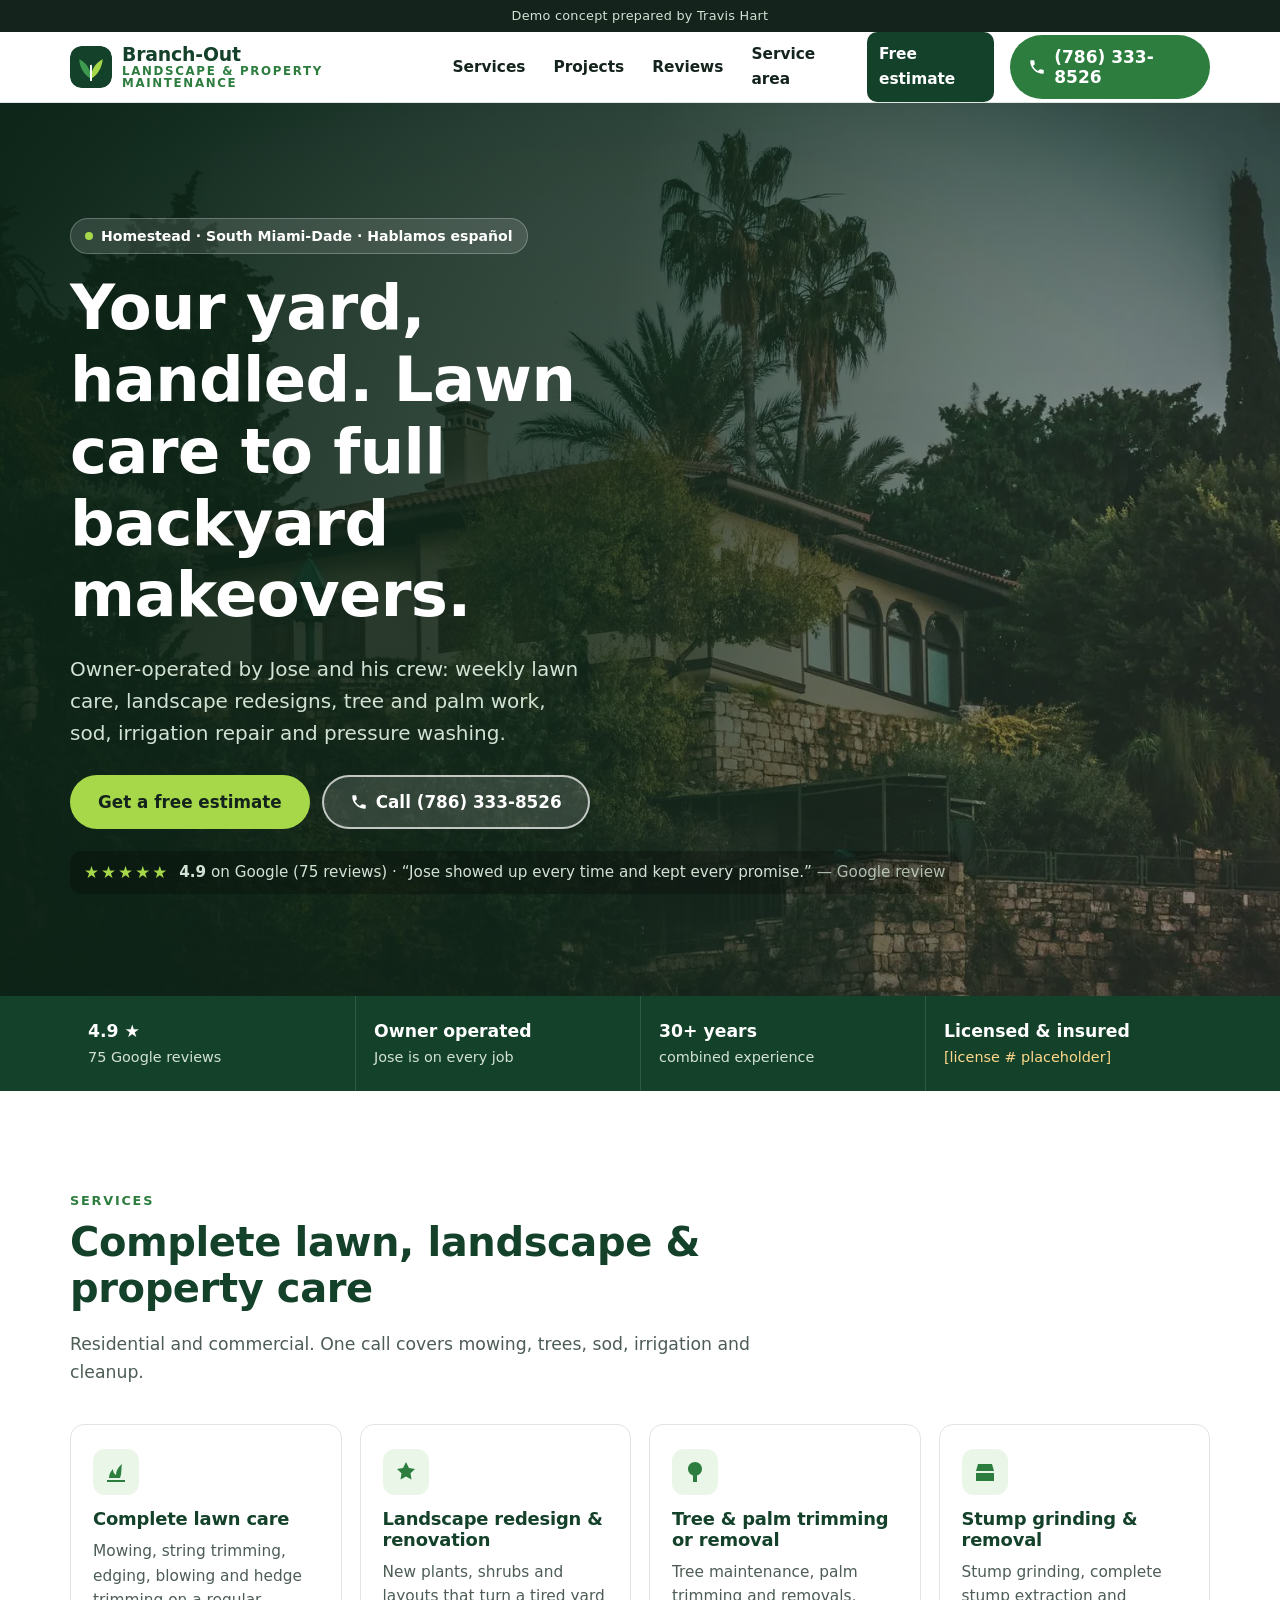
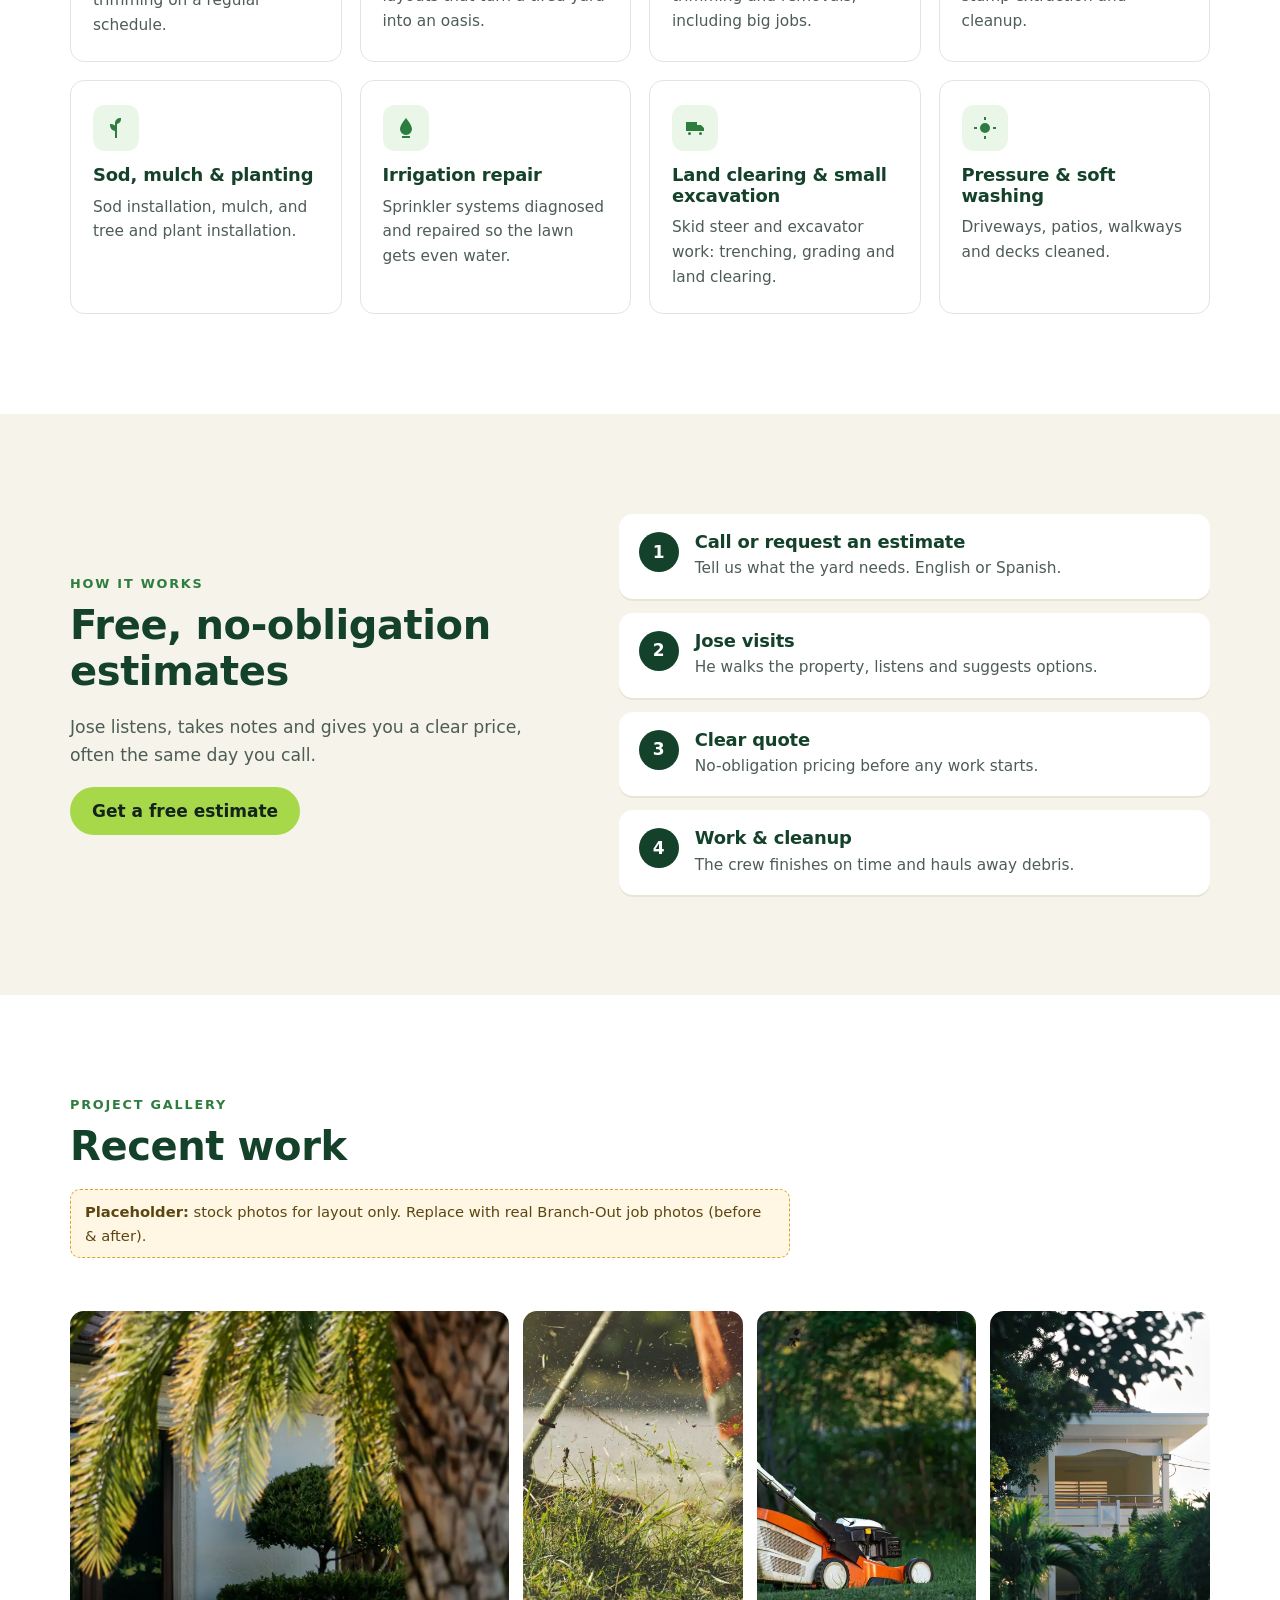
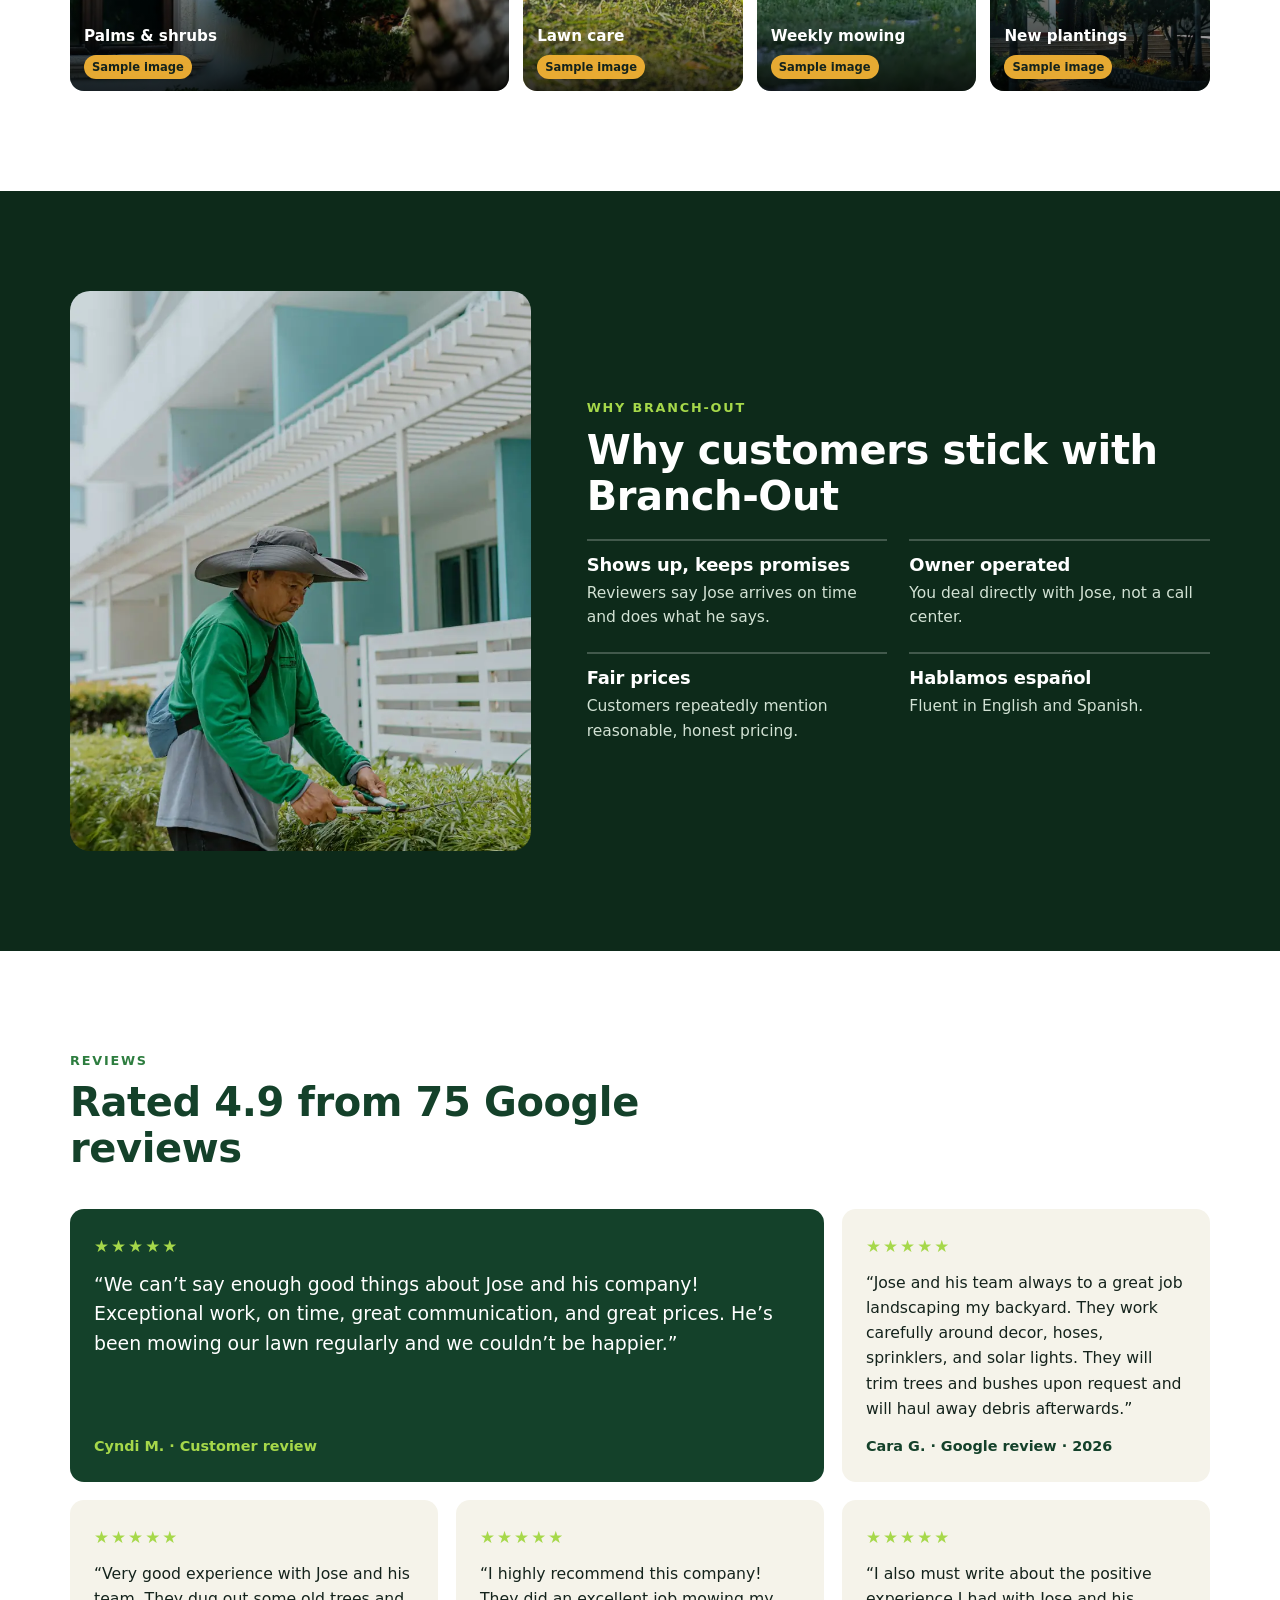
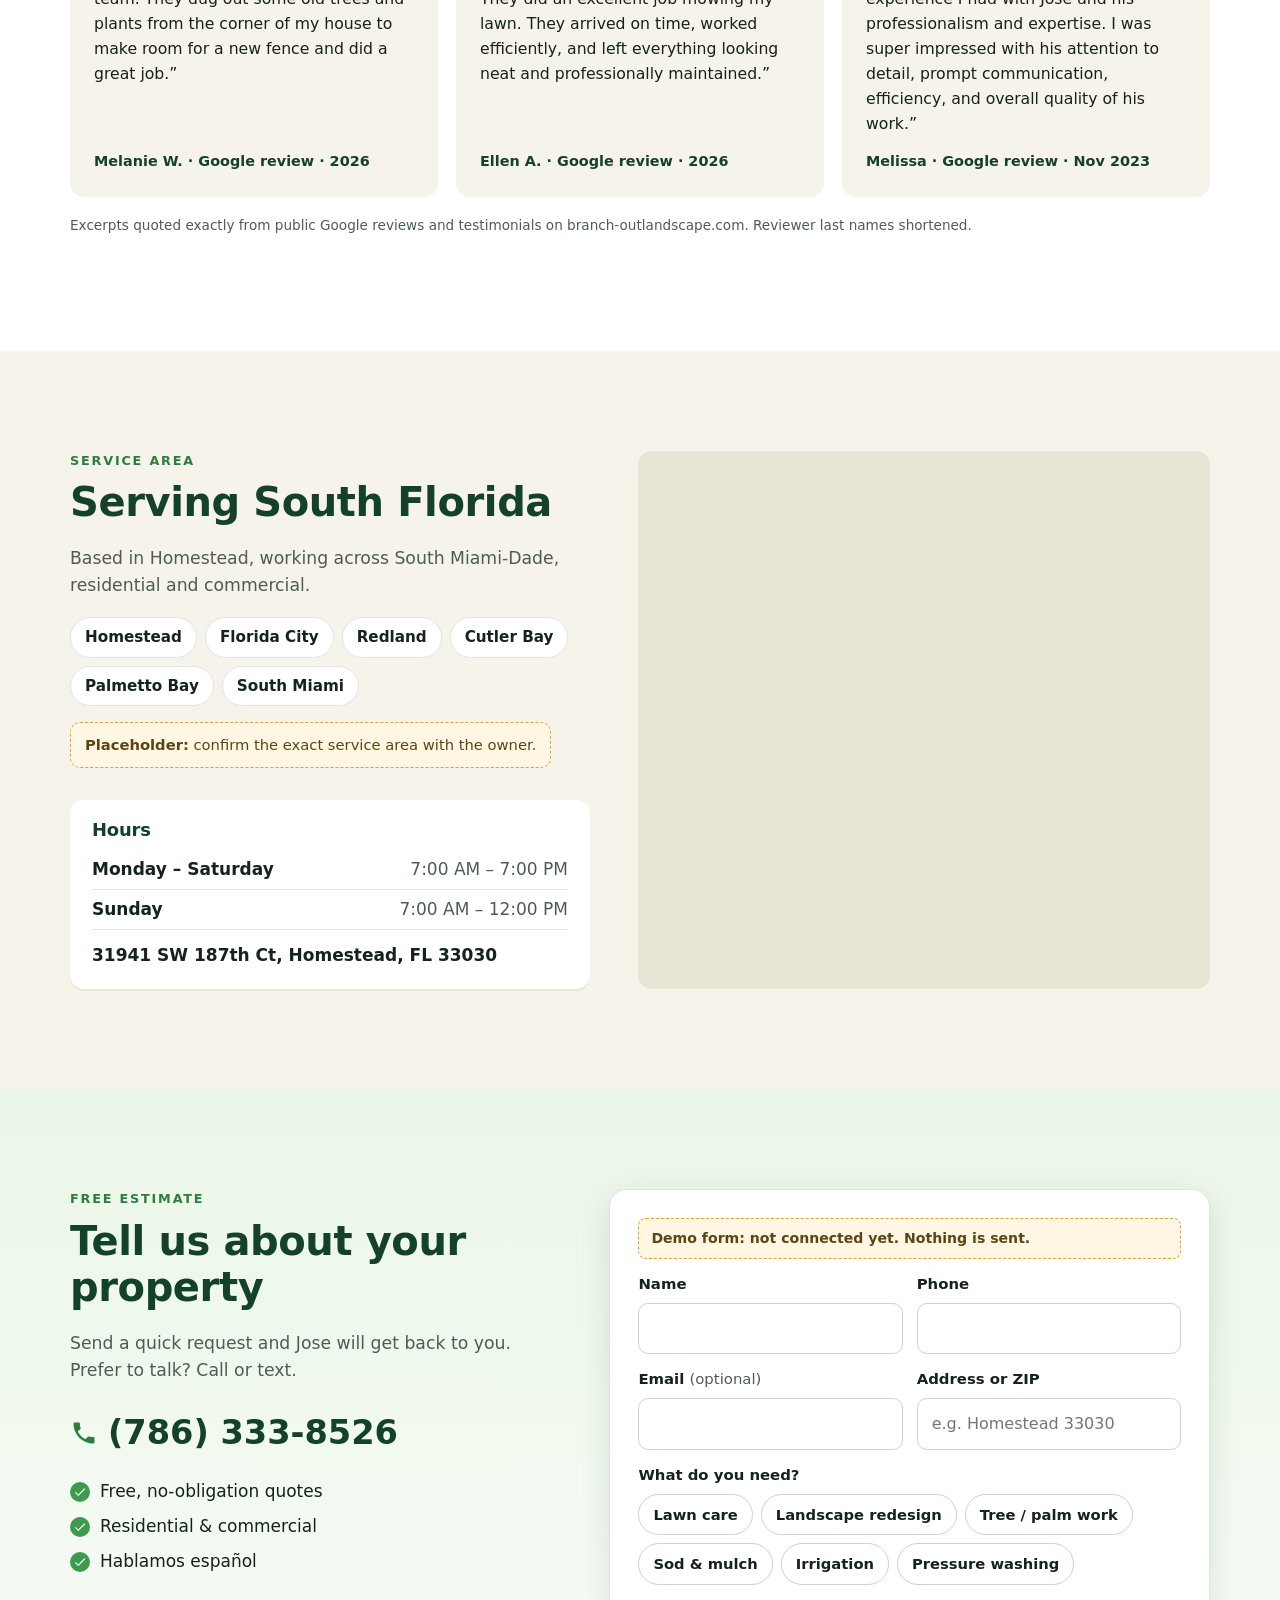
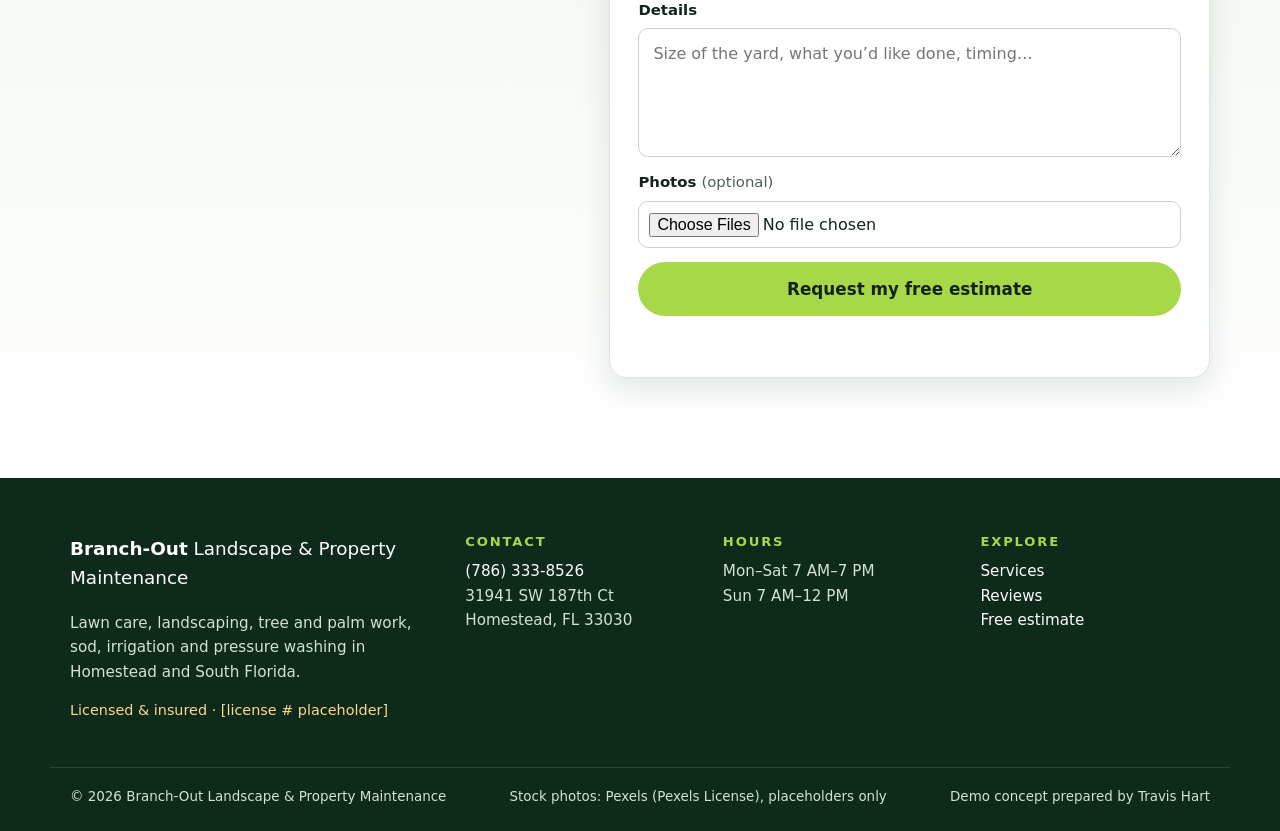
<file: branch-out-lawn-hst/index.html>
<!doctype html>
<html lang="en">
<head>
<meta charset="utf-8">
<meta name="viewport" content="width=device-width, initial-scale=1">
<title>Branch-Out Landscape &amp; Property Maintenance | Lawn Care, Landscaping &amp; Tree Trimming in Homestead, FL</title>
<meta name="description" content="Lawn care, landscape redesign, tree and palm trimming, stump grinding, sod and mulch, irrigation repair and pressure washing in Homestead and South Miami-Dade. Free estimates. Hablamos español.">
<meta name="robots" content="noindex, nofollow"><!-- demo concept: keep out of search engines -->
<meta name="theme-color" content="#14412a">
<link rel="icon" href="favicon.svg" type="image/svg+xml">
<link rel="preload" as="image" href="img/hero-sm.webp" imagesrcset="img/hero-sm.webp 800w, img/hero.webp 1600w" imagesizes="100vw">
<link rel="stylesheet" href="styles.css">
<script type="application/ld+json">
{
 "@context": "https://schema.org",
 "@type": "LandscapingBusiness",
 "name": "Branch-Out Landscape & Property Maintenance",
 "telephone": "+1-7863338526",
 "address": {
  "@type": "PostalAddress",
  "streetAddress": "31941 SW 187th Ct",
  "addressLocality": "Homestead",
  "addressRegion": "FL",
  "postalCode": "33030",
  "addressCountry": "US"
 },
 "geo": {
  "@type": "GeoCoordinates",
  "latitude": 25.470347,
  "longitude": -80.493892
 },
 "areaServed": [
  "Homestead",
  "Florida City",
  "Redland",
  "Cutler Bay",
  "Palmetto Bay",
  "South Miami"
 ],
 "openingHoursSpecification": [
  {
   "@type": "OpeningHoursSpecification",
   "dayOfWeek": [
    "Monday",
    "Tuesday",
    "Wednesday",
    "Thursday",
    "Friday",
    "Saturday"
   ],
   "opens": "07:00",
   "closes": "19:00"
  },
  {
   "@type": "OpeningHoursSpecification",
   "dayOfWeek": [
    "Sunday"
   ],
   "opens": "07:00",
   "closes": "12:00"
  }
 ]
}
</script>
</head>
<body>
<a class="skip" href="#main">Skip to content</a>
<aside class="demo-banner" aria-label="Demo notice">Demo concept prepared by Travis Hart</aside>

<header class="site-header" id="top">
  <div class="wrap header-inner">
    <a class="brand" href="#top" aria-label="Branch-Out Landscape &amp; Property Maintenance, home">
      <img class="brand-mark" src="favicon.svg" alt="" width="42" height="42">
      <span class="brand-text"><strong>Branch-Out</strong><small>Landscape &amp; Property Maintenance</small></span>
    </a>
    <nav class="nav" aria-label="Main">
      <button class="nav-toggle" aria-expanded="false" aria-controls="nav-list"><span class="sr-only">Menu</span><span class="bars" aria-hidden="true"></span></button>
      <ul id="nav-list">
        <li><a href="#services">Services</a></li>
        <li><a href="#projects">Projects</a></li>
        <li><a href="#reviews">Reviews</a></li>
        <li><a href="#area">Service area</a></li>
        <li class="nav-cta-li"><a href="#estimate" class="nav-cta">Free estimate</a></li>
      </ul>
    </nav>
    <a class="btn btn-call" href="tel:+17863338526" aria-label="Call Branch-Out Landscape &amp; Property Maintenance at (786) 333-8526"><svg aria-hidden="true" viewBox="0 0 24 24"><path d="M6.6 10.8a15.1 15.1 0 0 0 6.6 6.6l2.2-2.2a1 1 0 0 1 1-.25 11.4 11.4 0 0 0 3.6.57 1 1 0 0 1 1 1V20a1 1 0 0 1-1 1A17 17 0 0 1 3 4a1 1 0 0 1 1-1h3.5a1 1 0 0 1 1 1c0 1.25.2 2.45.57 3.57a1 1 0 0 1-.25 1z"/></svg><span>(786) 333-8526</span></a>
  </div>
</header>

<main id="main">
<section class="hero" aria-labelledby="hero-title">
  <picture class="hero-bg" aria-hidden="true">
    <img src="img/hero-sm.webp" srcset="img/hero-sm.webp 800w, img/hero.webp 1600w" sizes="100vw" alt="" width="1600" height="1067" fetchpriority="high">
  </picture>
  <div class="wrap hero-inner">
    <p class="eyebrow"><span class="dot" aria-hidden="true"></span>Homestead · South Miami-Dade · Hablamos español</p>
    <h1 id="hero-title">Your yard, handled. Lawn care to full backyard makeovers.</h1>
    <p class="lead">Owner-operated by Jose and his crew: weekly lawn care, landscape redesigns, tree and palm work, sod, irrigation repair and pressure washing.</p>
    <div class="cta-row">
      <a class="btn btn-primary btn-lg" href="#estimate">Get a free estimate</a>
      <a class="btn btn-light btn-lg" href="tel:+17863338526"><svg aria-hidden="true" viewBox="0 0 24 24"><path d="M6.6 10.8a15.1 15.1 0 0 0 6.6 6.6l2.2-2.2a1 1 0 0 1 1-.25 11.4 11.4 0 0 0 3.6.57 1 1 0 0 1 1 1V20a1 1 0 0 1-1 1A17 17 0 0 1 3 4a1 1 0 0 1 1-1h3.5a1 1 0 0 1 1 1c0 1.25.2 2.45.57 3.57a1 1 0 0 1-.25 1z"/></svg>Call (786) 333-8526</a>
    </div>
    <div class="hero-rating" aria-label="Rated 4.9 out of 5 on Google">
      <span class="stars" aria-hidden="true">★★★★★</span>
      <span><strong>4.9</strong> on Google (75 reviews) · “Jose showed up every time and kept every promise.” <em class="by">Google review</em></span>
    </div>
    
  </div>
</section>

<section class="trust" aria-label="Why customers trust Branch-Out Landscape &amp; Property Maintenance">
  <div class="wrap trust-grid"><div class="trust-item"><strong>4.9 ★</strong><span>75 Google reviews</span></div><div class="trust-item"><strong>Owner operated</strong><span>Jose is on every job</span></div><div class="trust-item"><strong>30+ years</strong><span>combined experience</span></div><div class="trust-item"><strong>Licensed &amp; insured</strong><span class="ph">[license # placeholder]</span></div></div>
</section>

<section class="section" id="services" aria-labelledby="services-title">
  <div class="wrap">
    <div class="section-head">
      <p class="kicker">Services</p>
      <h2 id="services-title">Complete lawn, landscape &amp; property care</h2>
      <p class="section-lead">Residential and commercial. One call covers mowing, trees, sod, irrigation and cleanup.</p>
    </div>
    <div class="services"><article class="svc"><div class="svc-ic" aria-hidden="true"><svg viewBox="0 0 24 24"><path d="M3 20h18v2H3zm2-2c0-4 2-7 4-9 0 3 1 5 3 6 0-4 2-8 6-11-1 5 0 9-2 14z"/></svg></div><h3>Complete lawn care</h3><p>Mowing, string trimming, edging, blowing and hedge trimming on a regular schedule.</p></article><article class="svc"><div class="svc-ic" aria-hidden="true"><svg viewBox="0 0 24 24"><path d="M12 2l3 6 6 .9-4.5 4.3 1 6.3L12 16.6 6.5 19.5l1-6.3L3 8.9 9 8z"/></svg></div><h3>Landscape redesign &amp; renovation</h3><p>New plants, shrubs and layouts that turn a tired yard into an oasis.</p></article><article class="svc"><div class="svc-ic" aria-hidden="true"><svg viewBox="0 0 24 24"><path d="M12 2C8 2 5 5 5 9c0 3 2 5.5 5 6.5V22h4v-6.5c3-1 5-3.5 5-6.5 0-4-3-7-7-7z"/></svg></div><h3>Tree &amp; palm trimming or removal</h3><p>Tree maintenance, palm trimming and removals, including big jobs.</p></article><article class="svc"><div class="svc-ic" aria-hidden="true"><svg viewBox="0 0 24 24"><path d="M3 13h18v8H3zm2-9h14l2 7H3z"/></svg></div><h3>Stump grinding &amp; removal</h3><p>Stump grinding, complete stump extraction and cleanup.</p></article><article class="svc"><div class="svc-ic" aria-hidden="true"><svg viewBox="0 0 24 24"><path d="M11 22v-7.1A6 6 0 0 1 6 9V8h1a6 6 0 0 1 4 1.5V7a5 5 0 0 1 5-5h1v1a5 5 0 0 1-4 4.9V22z"/></svg></div><h3>Sod, mulch &amp; planting</h3><p>Sod installation, mulch, and tree and plant installation.</p></article><article class="svc"><div class="svc-ic" aria-hidden="true"><svg viewBox="0 0 24 24"><path d="M12 2s-6 7-6 11a6 6 0 0 0 12 0c0-4-6-11-6-11zM8 22h8v-2H8z"/></svg></div><h3>Irrigation repair</h3><p>Sprinkler systems diagnosed and repaired so the lawn gets even water.</p></article><article class="svc"><div class="svc-ic" aria-hidden="true"><svg viewBox="0 0 24 24"><path d="M3 6h11v9H3zm11 3h4l3 3v3h-7zM6.5 19a1.5 1.5 0 1 0 0-3 1.5 1.5 0 0 0 0 3zm11 0a1.5 1.5 0 1 0 0-3 1.5 1.5 0 0 0 0 3z"/></svg></div><h3>Land clearing &amp; small excavation</h3><p>Skid steer and excavator work: trenching, grading and land clearing.</p></article><article class="svc"><div class="svc-ic" aria-hidden="true"><svg viewBox="0 0 24 24"><path d="M12 7a5 5 0 1 0 0 10 5 5 0 0 0 0-10zM11 1h2v3h-2zm0 19h2v3h-2zM1 11h3v2H1zm19 0h3v2h-3z"/></svg></div><h3>Pressure &amp; soft washing</h3><p>Driveways, patios, walkways and decks cleaned.</p></article></div>
  </div>
</section>

<section class="section section-sand" id="process" aria-labelledby="process-title">
  <div class="wrap process-grid">
    <div>
      <p class="kicker">How it works</p>
      <h2 id="process-title">Free, no-obligation estimates</h2>
      <p class="section-lead">Jose listens, takes notes and gives you a clear price, often the same day you call.</p>
      <a class="btn btn-primary" href="#estimate">Get a free estimate</a>
    </div>
    <ol class="steps"><li><span class="step-n">1</span><div><h3>Call or request an estimate</h3><p>Tell us what the yard needs. English or Spanish.</p></div></li><li><span class="step-n">2</span><div><h3>Jose visits</h3><p>He walks the property, listens and suggests options.</p></div></li><li><span class="step-n">3</span><div><h3>Clear quote</h3><p>No-obligation pricing before any work starts.</p></div></li><li><span class="step-n">4</span><div><h3>Work &amp; cleanup</h3><p>The crew finishes on time and hauls away debris.</p></div></li></ol>
  </div>
</section>

<section class="section" id="projects" aria-labelledby="projects-title">
  <div class="wrap">
    <div class="section-head">
      <p class="kicker">Project gallery</p>
      <h2 id="projects-title">Recent work</h2>
      <p class="ph-note" role="note"><strong>Placeholder:</strong> stock photos for layout only. Replace with real Branch-Out job photos (before &amp; after).</p>
    </div>
    <div class="gallery"><figure class="g g-wide"><img src="img/g3.webp" alt="Stock photo: palm tree and sculpted shrubs beside a home" loading="lazy"><figcaption>Palms &amp; shrubs <span>Sample image</span></figcaption></figure><figure class="g g-tall"><img src="img/g1.webp" alt="Stock photo: crew trimming grass with a string trimmer" loading="lazy"><figcaption>Lawn care <span>Sample image</span></figcaption></figure><figure class="g g-tall"><img src="img/g2.webp" alt="Stock photo: lawn mower on a green lawn" loading="lazy"><figcaption>Weekly mowing <span>Sample image</span></figcaption></figure><figure class="g g-tall"><img src="img/g4.webp" alt="Stock photo: tropical plantings at a home entrance" loading="lazy"><figcaption>New plantings <span>Sample image</span></figcaption></figure></div>
  </div>
</section>

<section class="section section-dark" id="why" aria-labelledby="why-title">
  <div class="wrap why-grid">
    <div class="why-img"><img src="img/why.webp" alt="Stock photo: gardener trimming a hedge" width="800" height="1067" loading="lazy"></div>
    <div>
      <p class="kicker">Why Branch-Out</p>
      <h2 id="why-title">Why customers stick with Branch-Out</h2>
      <ul class="why-list"><li><h3>Shows up, keeps promises</h3><p>Reviewers say Jose arrives on time and does what he says.</p></li><li><h3>Owner operated</h3><p>You deal directly with Jose, not a call center.</p></li><li><h3>Fair prices</h3><p>Customers repeatedly mention reasonable, honest pricing.</p></li><li><h3>Hablamos español</h3><p>Fluent in English and Spanish.</p></li></ul>
    </div>
  </div>
</section>

<section class="section" id="reviews" aria-labelledby="reviews-title">
  <div class="wrap">
    <div class="section-head">
      <p class="kicker">Reviews</p>
      <h2 id="reviews-title">Rated 4.9 from 75 Google reviews</h2>
    </div>
    <div class="reviews"><figure class="review review-feature"><div class="stars" aria-label="5 out of 5 stars">★★★★★</div><blockquote><p>“We can’t say enough good things about Jose and his company! Exceptional work, on time, great communication, and great prices. He’s been mowing our lawn regularly and we couldn’t be happier.”</p></blockquote><figcaption>Cyndi M. · Customer review</figcaption></figure><figure class="review"><div class="stars" aria-label="5 out of 5 stars">★★★★★</div><blockquote><p>“Jose and his team always to a great job landscaping my backyard. They work carefully around decor, hoses, sprinklers, and solar lights. They will trim trees and bushes upon request and will haul away debris afterwards.”</p></blockquote><figcaption>Cara G. · Google review · 2026</figcaption></figure><figure class="review"><div class="stars" aria-label="5 out of 5 stars">★★★★★</div><blockquote><p>“Very good experience with Jose and his team. They dug out some old trees and plants from the corner of my house to make room for a new fence and did a great job.”</p></blockquote><figcaption>Melanie W. · Google review · 2026</figcaption></figure><figure class="review"><div class="stars" aria-label="5 out of 5 stars">★★★★★</div><blockquote><p>“I highly recommend this company! They did an excellent job mowing my lawn. They arrived on time, worked efficiently, and left everything looking neat and professionally maintained.”</p></blockquote><figcaption>Ellen A. · Google review · 2026</figcaption></figure><figure class="review"><div class="stars" aria-label="5 out of 5 stars">★★★★★</div><blockquote><p>“I also must write about the positive experience I had with Jose and his professionalism and expertise. I was super impressed with his attention to detail, prompt communication, efficiency, and overall quality of his work.”</p></blockquote><figcaption>Melissa · Google review · Nov 2023</figcaption></figure></div>
    <p class="fine">Excerpts quoted exactly from public Google reviews and testimonials on branch-outlandscape.com. Reviewer last names shortened.</p>
  </div>
</section>

<section class="section section-sand" id="area" aria-labelledby="area-title">
  <div class="wrap area-grid">
    <div>
      <p class="kicker">Service area</p>
      <h2 id="area-title">Serving South Florida</h2>
      <p class="section-lead">Based in Homestead, working across South Miami-Dade, residential and commercial.</p>
      <ul class="areas"><li>Homestead</li><li>Florida City</li><li>Redland</li><li>Cutler Bay</li><li>Palmetto Bay</li><li>South Miami</li></ul>
      <p class="ph-note" role="note"><strong>Placeholder:</strong> confirm the exact service area with the owner.</p>
      <div class="hours-card">
        <h3>Hours</h3>
        <dl class="hours"><div><dt>Monday – Saturday</dt><dd>7:00 AM – 7:00 PM</dd></div><div><dt>Sunday</dt><dd>7:00 AM – 12:00 PM</dd></div></dl>
        <p class="addr">31941 SW 187th Ct, Homestead, FL 33030</p>
      </div>
    </div>
    <div class="map">
      <iframe title="Map: Branch-Out Landscape &amp; Property Maintenance, 31941 SW 187th Ct, Homestead, FL" src="https://maps.google.com/maps?q=Branch-Out%20Landscape%20%26%20Property%20Maintenance%20Inc.%2C%2031941%20SW%20187th%20Ct%2C%20Homestead%2C%20FL%2033030&amp;z=12&amp;output=embed" loading="lazy" referrerpolicy="no-referrer-when-downgrade"></iframe>
    </div>
  </div>
</section>

<section class="section section-estimate" id="estimate" aria-labelledby="estimate-title">
  <div class="wrap estimate-grid">
    <div class="estimate-copy">
      <p class="kicker">Free estimate</p>
      <h2 id="estimate-title">Tell us about your property</h2>
      <p class="section-lead">Send a quick request and Jose will get back to you. Prefer to talk? Call or text.</p>
      <a class="big-phone" href="tel:+17863338526"><svg aria-hidden="true" viewBox="0 0 24 24"><path d="M6.6 10.8a15.1 15.1 0 0 0 6.6 6.6l2.2-2.2a1 1 0 0 1 1-.25 11.4 11.4 0 0 0 3.6.57 1 1 0 0 1 1 1V20a1 1 0 0 1-1 1A17 17 0 0 1 3 4a1 1 0 0 1 1-1h3.5a1 1 0 0 1 1 1c0 1.25.2 2.45.57 3.57a1 1 0 0 1-.25 1z"/></svg>(786) 333-8526</a>
      <ul class="checks"><li>Free, no-obligation quotes</li><li>Residential & commercial</li><li>Hablamos español</li></ul>
      
    </div>
    <form class="form" id="estimate-form" novalidate>
      <p class="form-flag">Demo form: not connected yet. Nothing is sent.</p>
      <div class="field-row">
        <div class="field"><label for="f-name">Name</label><input id="f-name" name="name" autocomplete="name" required></div>
        <div class="field"><label for="f-phone">Phone</label><input id="f-phone" name="phone" type="tel" autocomplete="tel" inputmode="tel" required></div>
      </div>
      <div class="field-row">
        <div class="field"><label for="f-email">Email <span class="opt">(optional)</span></label><input id="f-email" name="email" type="email" autocomplete="email"></div>
        <div class="field"><label for="f-area">Address or ZIP</label><input id="f-area" name="area" autocomplete="postal-code" placeholder="e.g. Homestead 33030"></div>
      </div>
      <fieldset class="field">
        <legend>What do you need?</legend>
        <div class="chips-check"><label><input type="checkbox" name="svc" value="0"><span>Lawn care</span></label><label><input type="checkbox" name="svc" value="1"><span>Landscape redesign</span></label><label><input type="checkbox" name="svc" value="2"><span>Tree / palm work</span></label><label><input type="checkbox" name="svc" value="3"><span>Sod &amp; mulch</span></label><label><input type="checkbox" name="svc" value="4"><span>Irrigation</span></label><label><input type="checkbox" name="svc" value="5"><span>Pressure washing</span></label></div>
      </fieldset>
      <div class="field"><label for="f-msg">Details</label><textarea id="f-msg" name="message" rows="4" placeholder="Size of the yard, what you’d like done, timing…"></textarea></div>
      <div class="field"><label for="f-photo">Photos <span class="opt">(optional)</span></label><input id="f-photo" name="photos" type="file" accept="image/*" multiple></div>
      <button class="btn btn-primary btn-lg btn-block" type="submit">Request my free estimate</button>
      <p class="form-status" id="form-status" role="status" aria-live="polite"></p>
    </form>
  </div>
</section>
</main>

<footer class="site-footer">
  <div class="wrap footer-grid">
    <div>
      <p class="foot-brand"><strong>Branch-Out</strong> Landscape &amp; Property Maintenance</p>
      <p>Lawn care, landscaping, tree and palm work, sod, irrigation and pressure washing in Homestead and South Florida.</p>
      <p class="ph-dark">Licensed &amp; insured · [license # placeholder]</p>
    </div>
    <div><h2 class="foot-h">Contact</h2><p><a href="tel:+17863338526">(786) 333-8526</a><br>31941 SW 187th Ct<br>Homestead, FL 33030</p></div>
    <div><h2 class="foot-h">Hours</h2><p>Mon–Sat 7 AM–7 PM<br>Sun 7 AM–12 PM</p></div>
    <div><h2 class="foot-h">Explore</h2><p><a href="#services">Services</a><br><a href="#reviews">Reviews</a><br><a href="#estimate">Free estimate</a></p></div>
  </div>
  <div class="wrap foot-bottom">
    <p>© <span id="year">2026</span> Branch-Out Landscape &amp; Property Maintenance</p>
    <p>Stock photos: Pexels (Pexels License), placeholders only</p>
    <p class="demo-credit">Demo concept prepared by Travis Hart</p>
  </div>
</footer>

<nav class="mobile-bar" aria-label="Quick actions">
  <a href="tel:+17863338526"><svg aria-hidden="true" viewBox="0 0 24 24"><path d="M6.6 10.8a15.1 15.1 0 0 0 6.6 6.6l2.2-2.2a1 1 0 0 1 1-.25 11.4 11.4 0 0 0 3.6.57 1 1 0 0 1 1 1V20a1 1 0 0 1-1 1A17 17 0 0 1 3 4a1 1 0 0 1 1-1h3.5a1 1 0 0 1 1 1c0 1.25.2 2.45.57 3.57a1 1 0 0 1-.25 1z"/></svg>Call now</a>
  <a href="#estimate" class="mb-primary">Free estimate</a>
</nav>
<script src="app.js" defer></script>
</body>
</html>
</file>
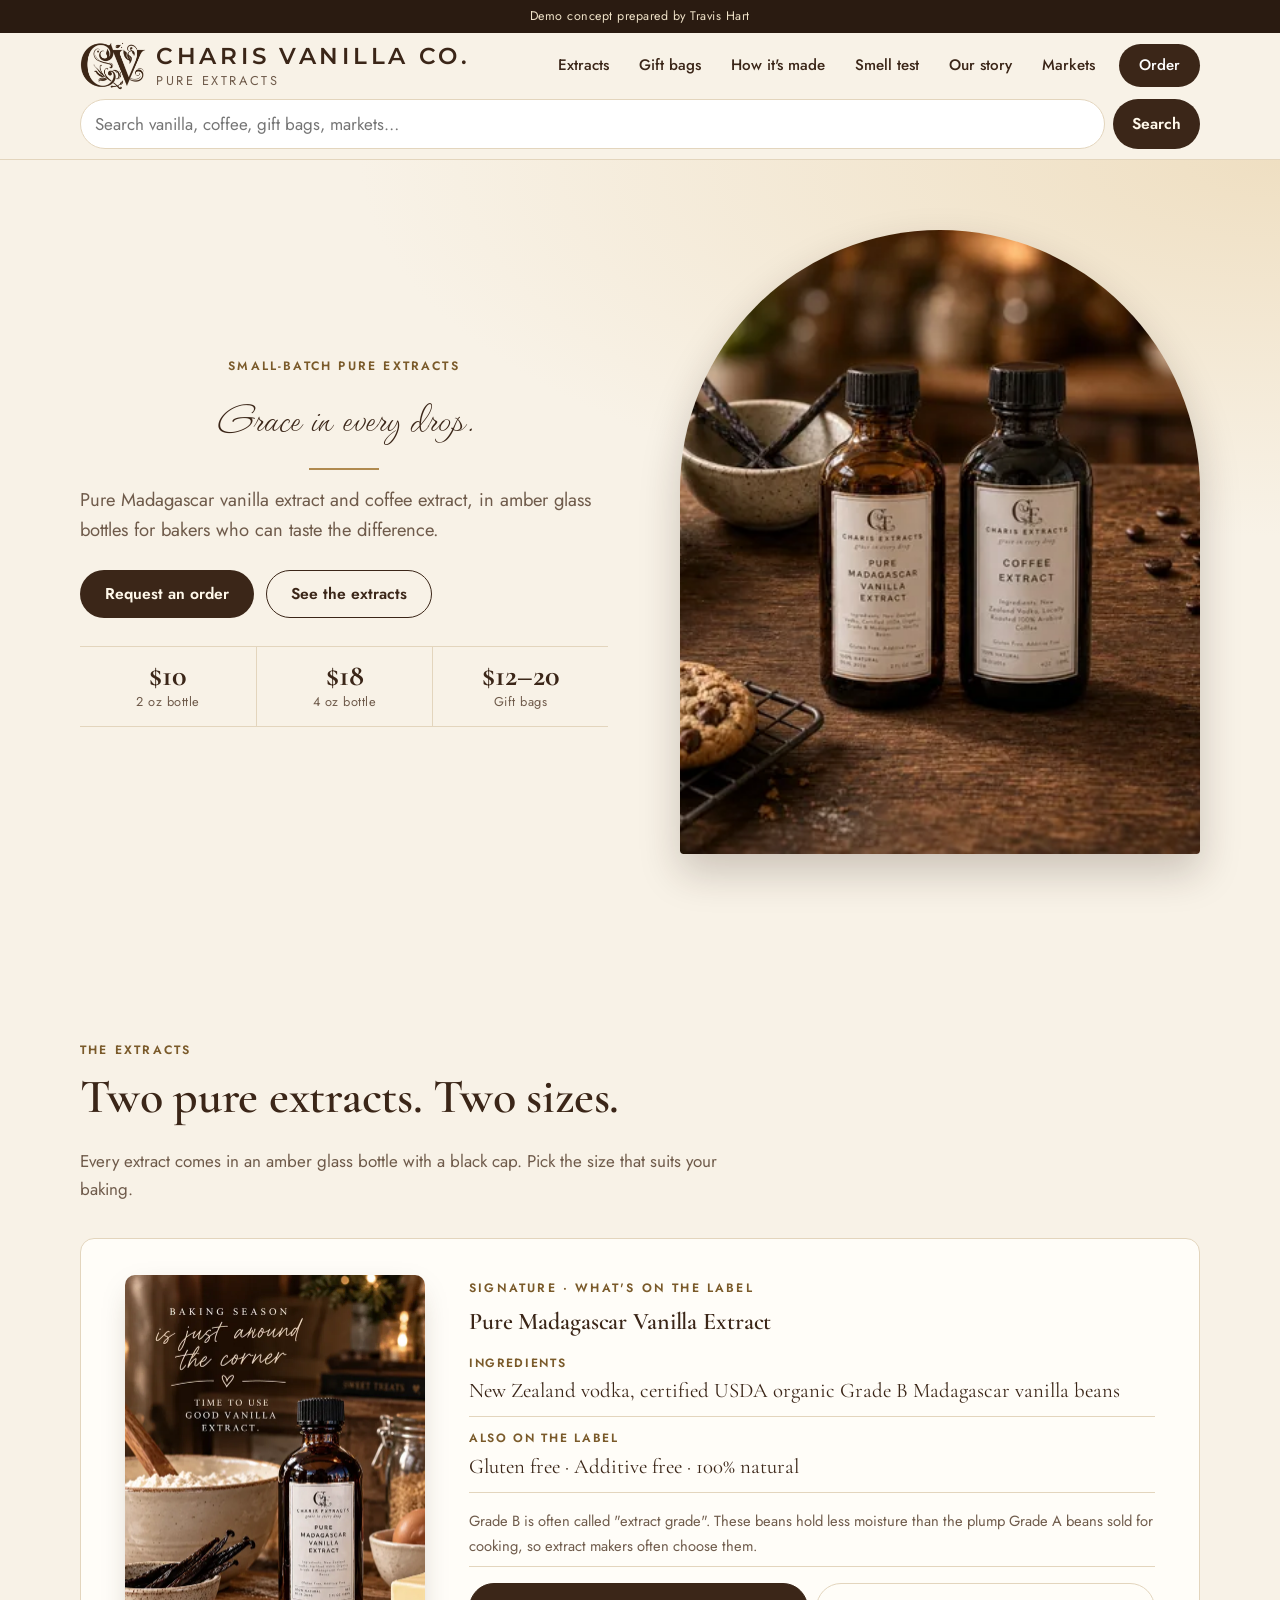
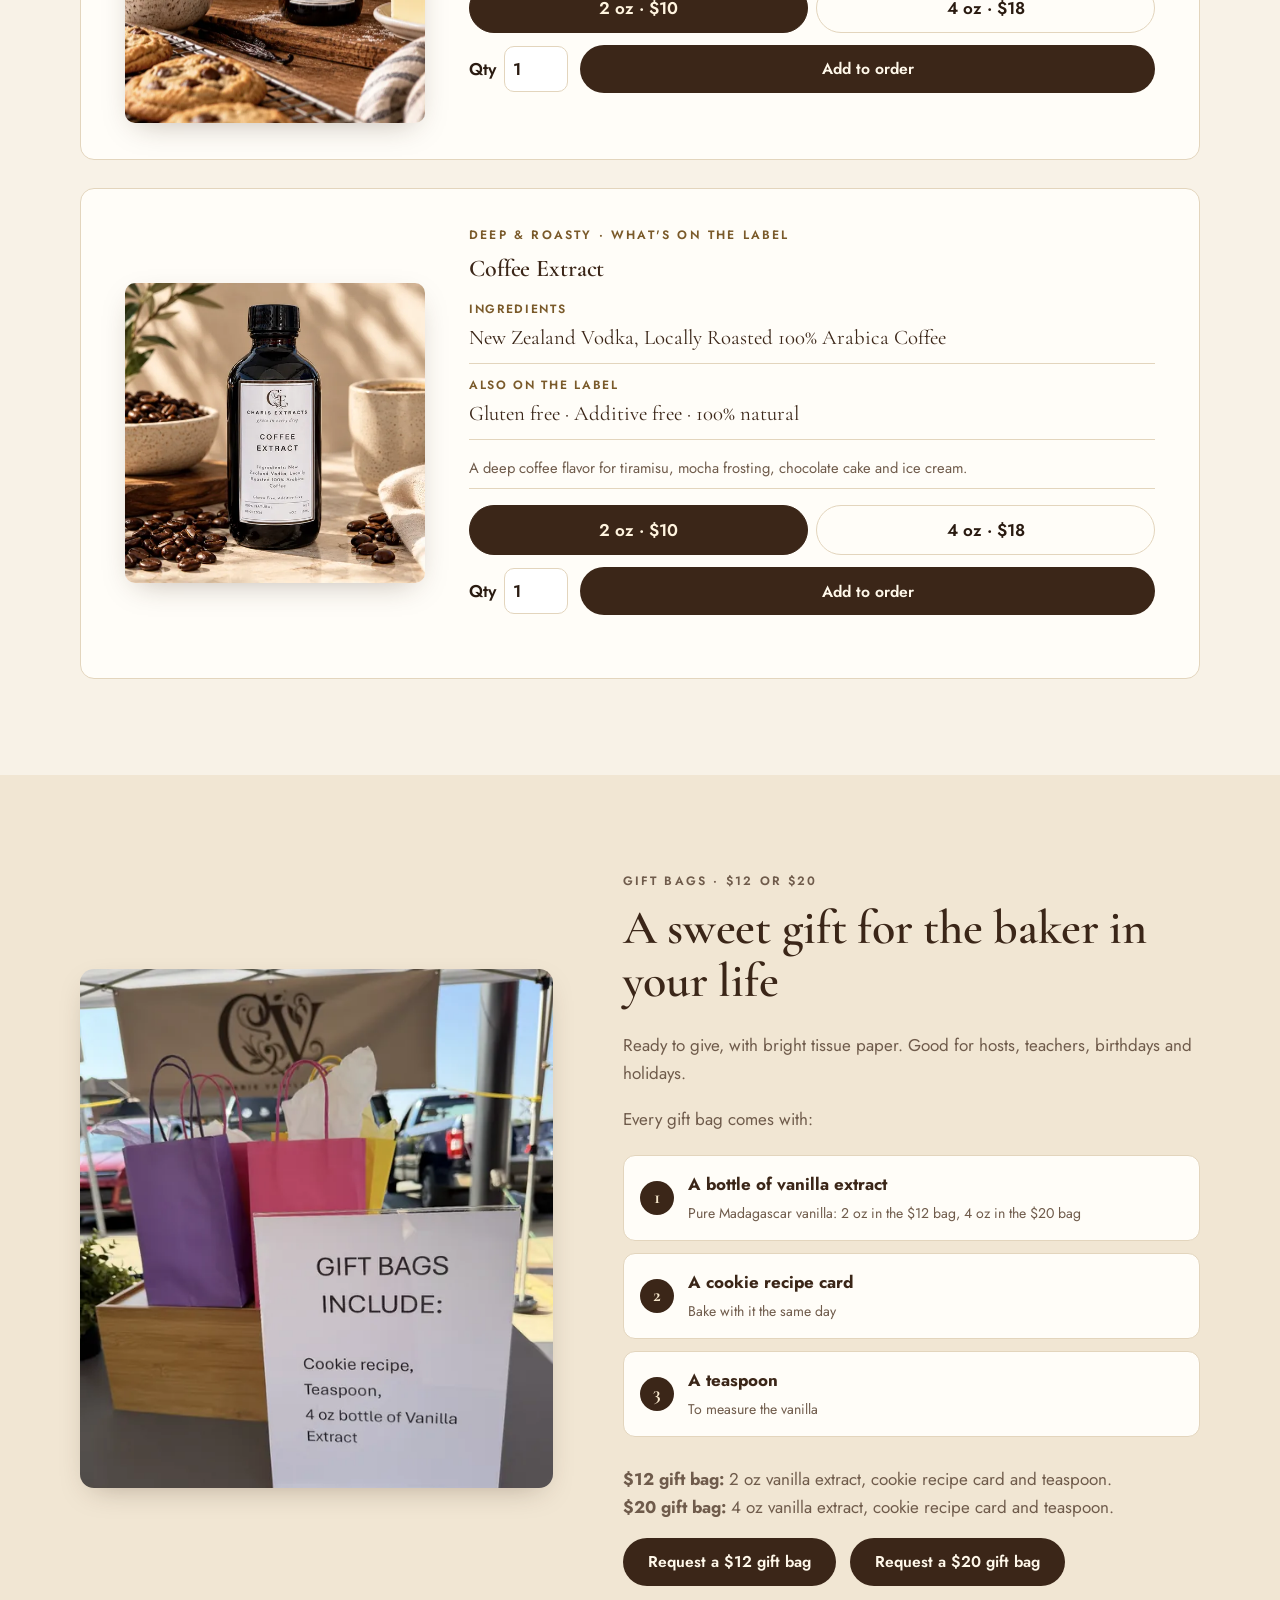
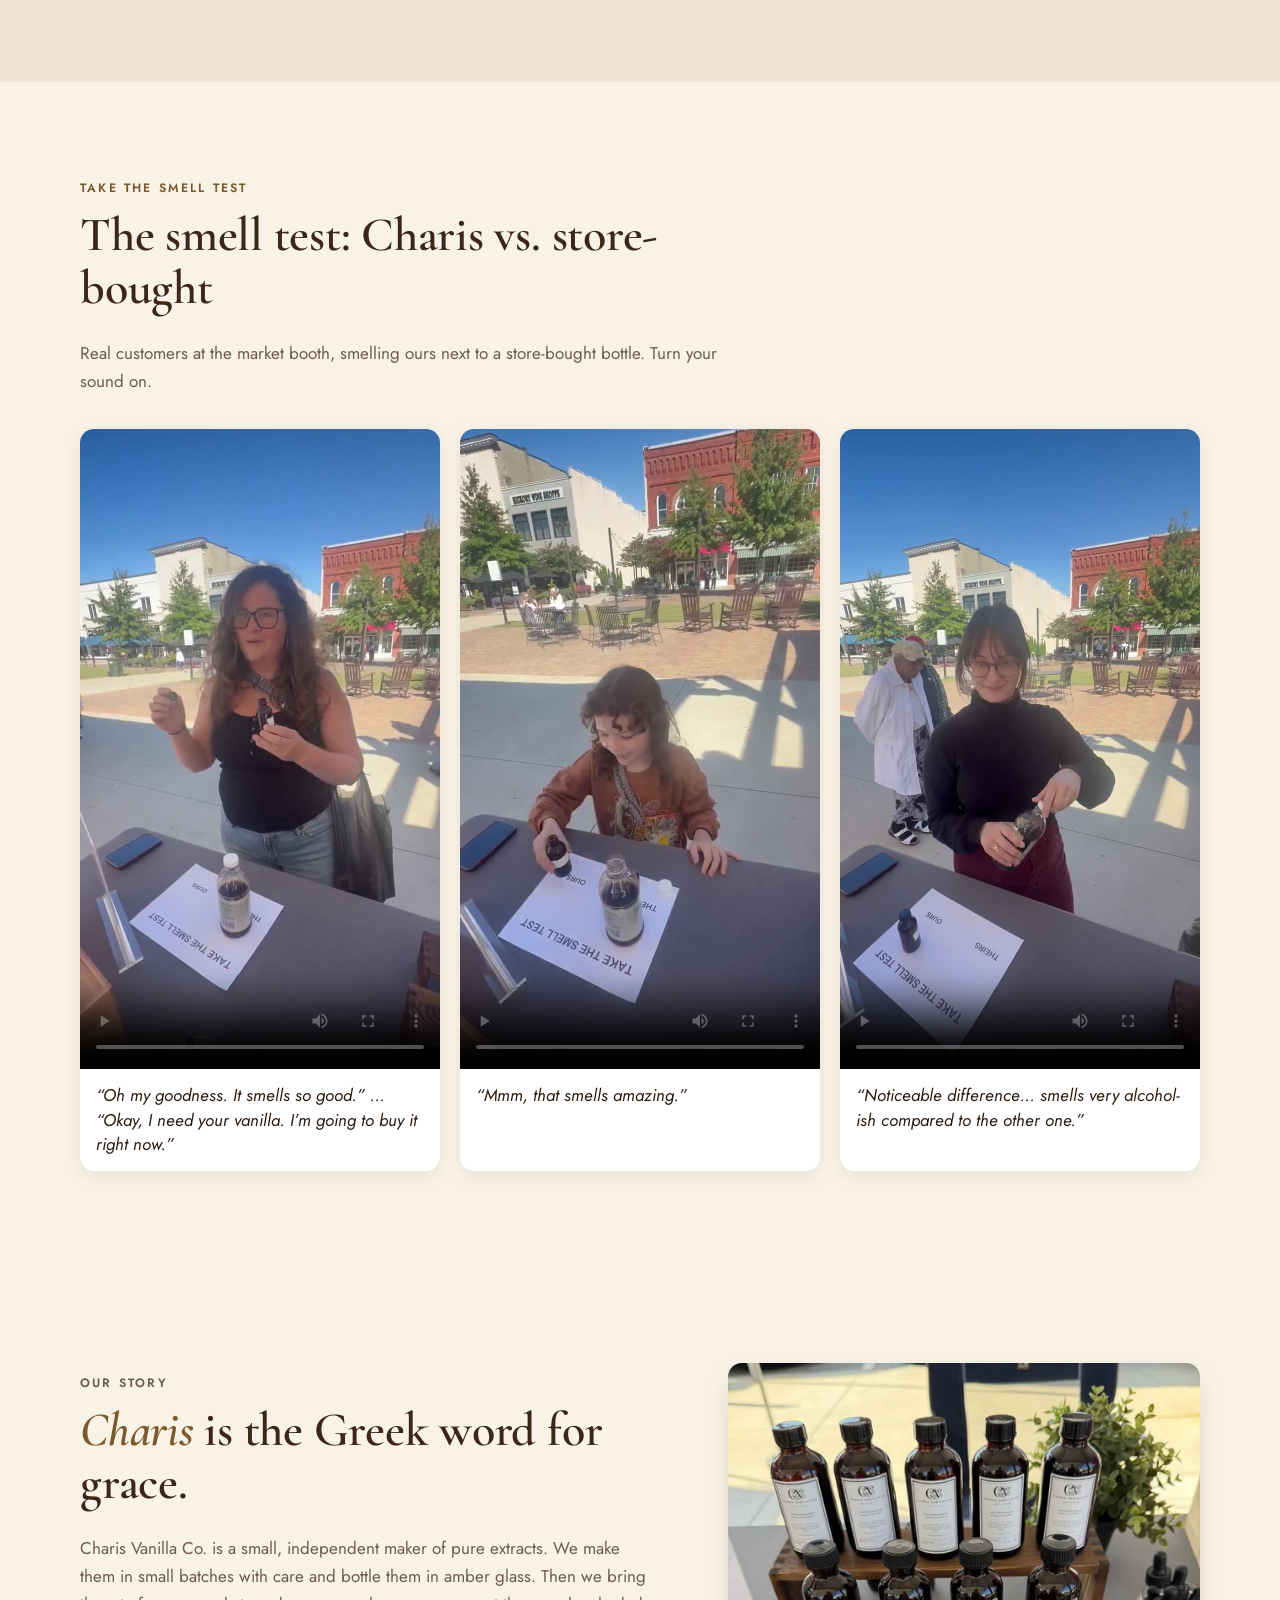
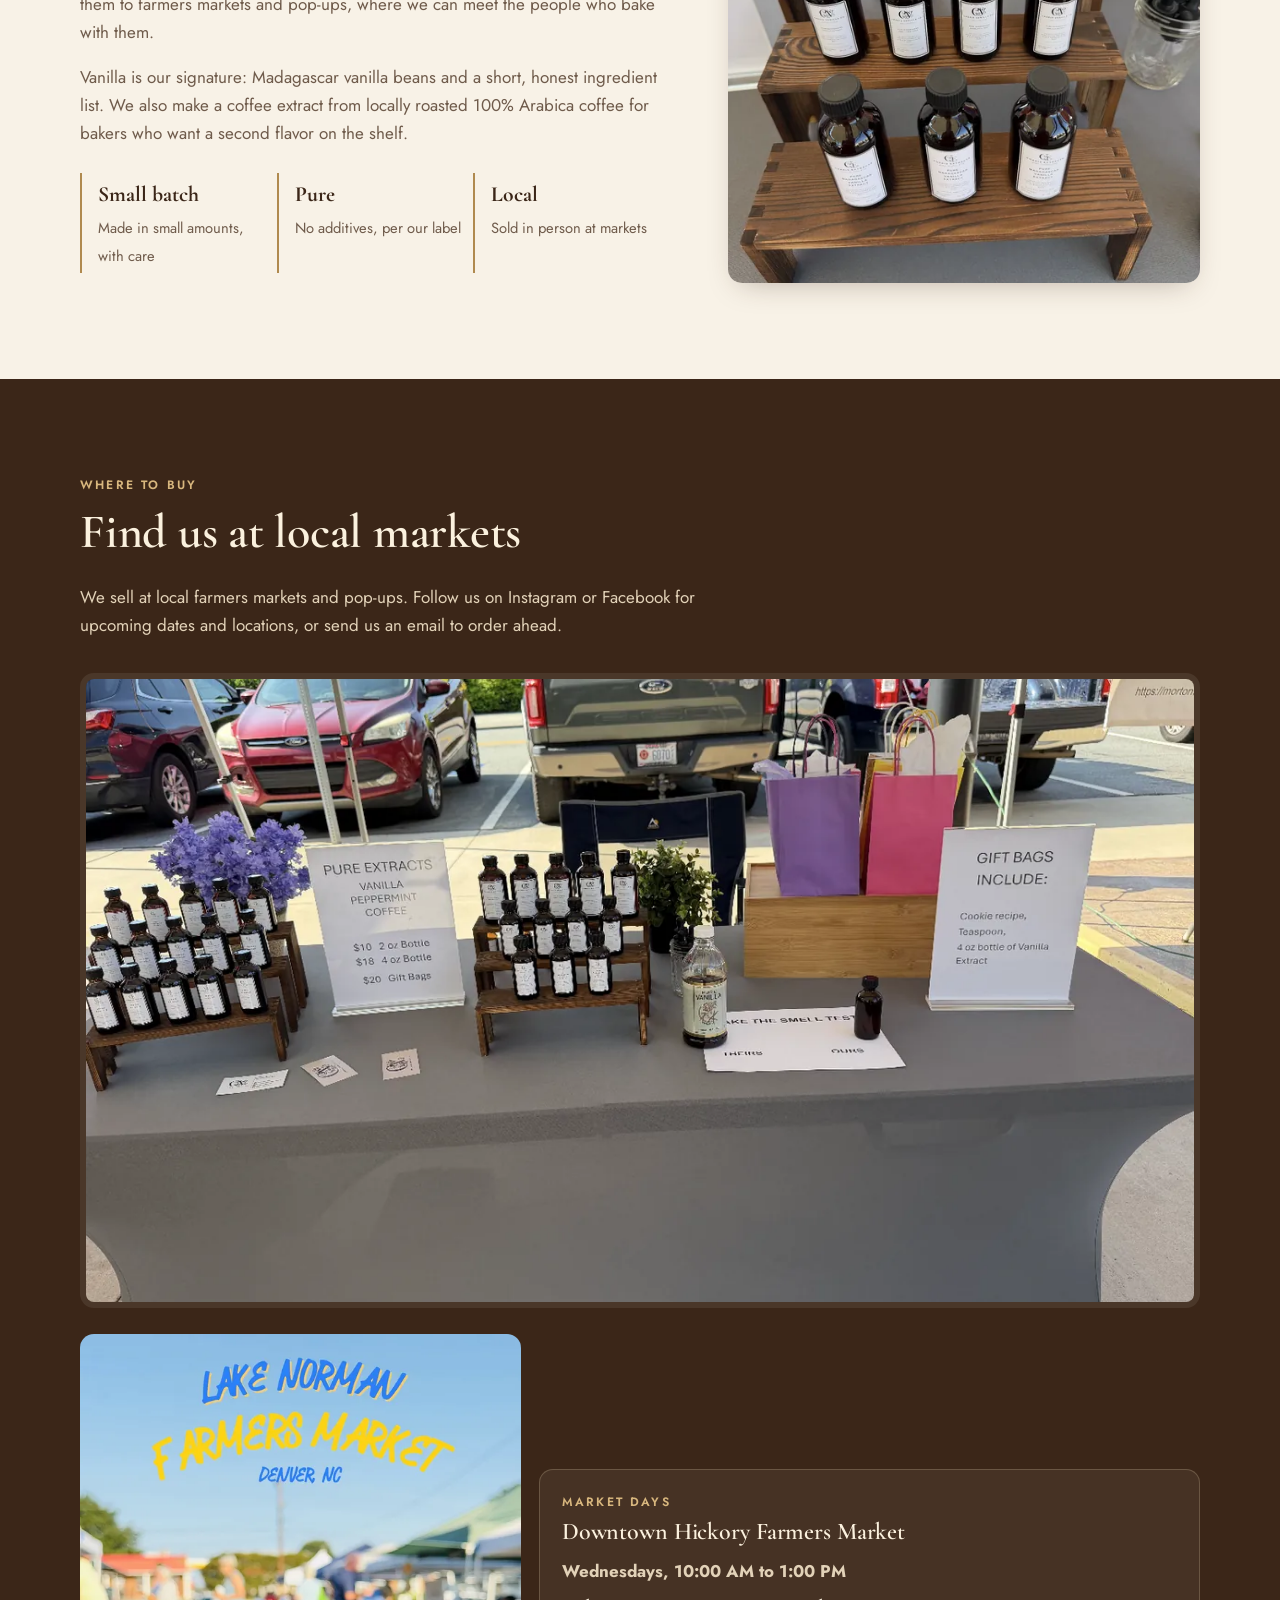
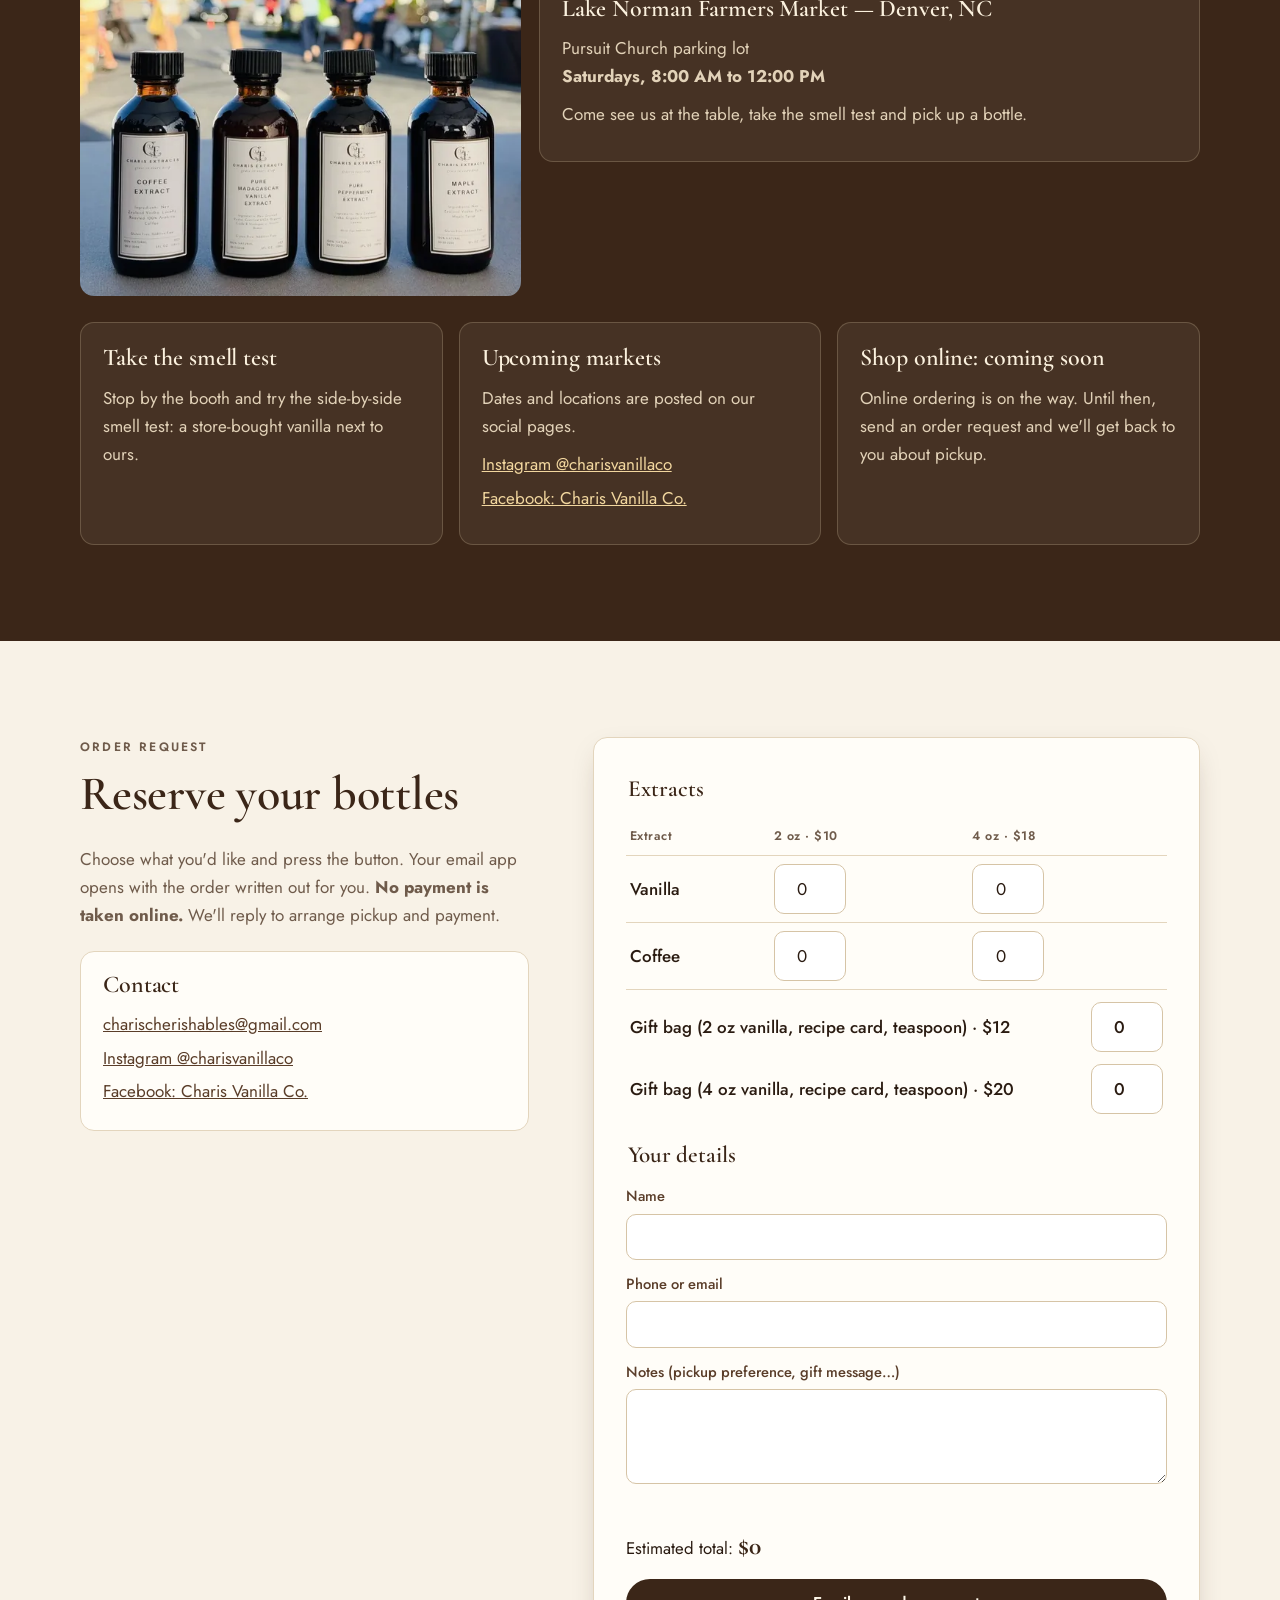
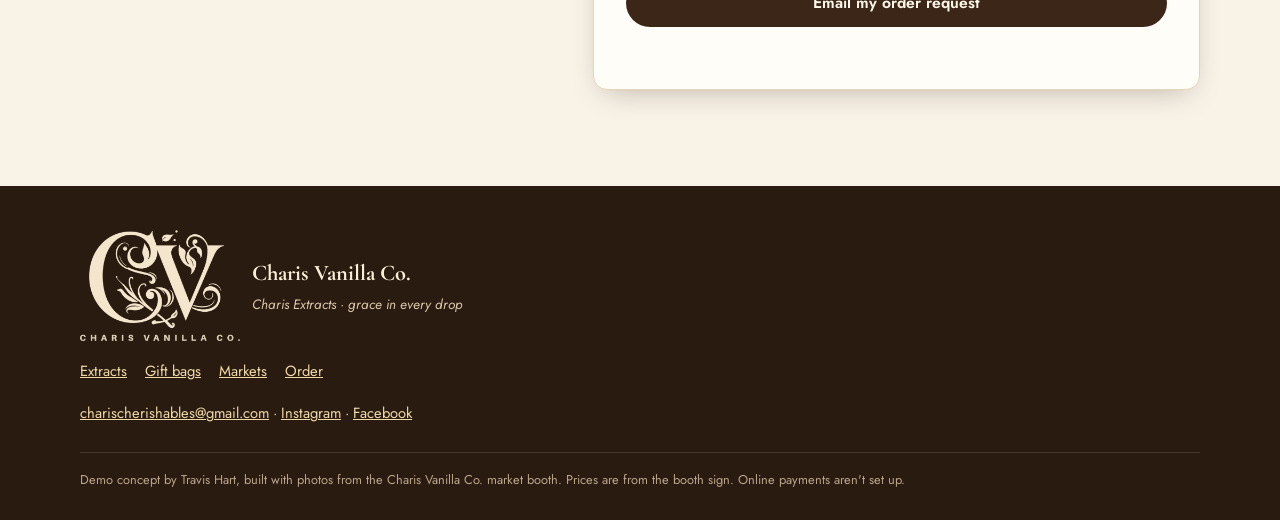
<file: charis-vanilla-co/index.html>
<!doctype html>
<html lang="en">
<head>
<meta charset="utf-8">
<meta name="viewport" content="width=device-width, initial-scale=1">
<title>Charis Vanilla Co. | Pure Madagascar Vanilla &amp; Coffee Extracts</title>
<meta name="description" content="Small-batch pure extracts from Charis Vanilla Co.: Madagascar vanilla and coffee. 2 oz and 4 oz amber bottles and $12 and $20 gift bags, sold at local farmers markets and pop-ups.">
<meta name="robots" content="noindex, nofollow"><!-- demo concept: keep out of search engines -->
<meta name="theme-color" content="#3b2618">
<link rel="icon" href="favicon.png" type="image/png">
<link rel="apple-touch-icon" href="apple-touch-icon.png">
<meta property="og:type" content="website">
<meta property="og:title" content="Charis Vanilla Co. | Pure Vanilla &amp; Coffee Extracts">
<meta property="og:description" content="Small-batch pure Madagascar vanilla and coffee extracts. Grace in every drop.">
<meta property="og:image" content="https://travizhart.github.io/site-previews/charis-vanilla-co/img/og-v4.jpg">
<meta property="og:image:width" content="1200"><meta property="og:image:height" content="675">
<meta name="twitter:card" content="summary_large_image">
<link rel="preconnect" href="https://fonts.googleapis.com">
<link rel="preconnect" href="https://fonts.gstatic.com" crossorigin>
<link href="https://fonts.googleapis.com/css2?family=Cormorant+Garamond:ital,wght@0,500;0,600;0,700;1,500&family=Jost:wght@400;500;600&family=Montserrat:wght@600&family=Waterfall&display=swap" rel="stylesheet">
<link rel="preload" as="image" href="img/hero-sm-v5.webp" imagesrcset="img/hero-sm-v5.webp 800w, img/hero-v5.webp 1600w" imagesizes="(min-width: 900px) 50vw, 100vw">
<link rel="stylesheet" href="styles.css?v=16">
<script type="application/ld+json">
{"@context":"https://schema.org","@type":"Store","name":"Charis Vanilla Co.","slogan":"Grace in every drop","email":"charischerishables@gmail.com",
 "sameAs":["https://www.instagram.com/charisvanillaco/"],
 "makesOffer":[
  {"@type":"Offer","name":"Pure extract, 2 oz bottle","price":"10.00","priceCurrency":"USD"},
  {"@type":"Offer","name":"Pure extract, 4 oz bottle","price":"18.00","priceCurrency":"USD"},
  {"@type":"Offer","name":"Gift bag","price":"20.00","priceCurrency":"USD"}]}
</script>
</head>
<body>
<a class="skip" href="#main">Skip to content</a>
<aside class="demo-banner" aria-label="Demo notice">Demo concept prepared by Travis Hart</aside>

<header class="site-header" id="top">
  <div class="wrap header-inner">
    <a class="brand" href="#top" aria-label="Charis Vanilla Co., home">
      <img class="brand-mark" src="img/monogram.png" alt="" width="44" height="44">
      <span class="brand-text"><strong>Charis Vanilla Co.</strong><small>Pure extracts</small></span>
    </a>
    <nav class="nav" aria-label="Main">
      <button class="nav-toggle" aria-expanded="false" aria-controls="nav-list"><span class="sr-only">Menu</span><span class="bars" aria-hidden="true"></span></button>
      <ul id="nav-list">
        <li><a href="#extracts">Extracts</a></li>
        <li><a href="#gifts">Gift bags</a></li>
        <li><a href="how-its-made/">How it's made</a></li>
        <li><a href="#smell-test">Smell test</a></li>
        <li><a href="#story">Our story</a></li>
        <li><a href="#markets">Markets</a></li>
        <li><a class="nav-cta" href="#order">Order</a></li>
      </ul>
    </nav>
  </div>
  <div class="wrap site-search">
    <form role="search" id="site-search" autocomplete="off">
      <label for="q" class="sr-only">Search the site</label>
      <input id="q" type="search" placeholder="Search vanilla, coffee, gift bags, markets…" enterkeyhint="search">
      <button type="submit" class="btn btn-primary">Search</button>
    </form>
    <p id="search-msg" class="search-msg" role="status" aria-live="polite"></p>
  </div>
</header>

<main id="main">
<section class="hero">
  <div class="wrap hero-grid">
    <div class="hero-copy">
      <p class="eyebrow">Small-batch pure extracts</p>
      <h1>Grace in every&nbsp;drop.</h1>
      <p class="lead">Pure Madagascar vanilla extract and coffee extract, in amber glass bottles for bakers who can taste the difference.</p>
      <div class="hero-ctas">
        <a class="btn btn-primary" href="#order">Request an order</a>
        <a class="btn btn-ghost" href="#extracts">See the extracts</a>
      </div>
      <ul class="hero-points" aria-label="At a glance">
        <li><strong>$10</strong><span>2 oz bottle</span></li>
        <li><strong>$18</strong><span>4 oz bottle</span></li>
        <li><strong>$12–20</strong><span>Gift bags</span></li>
      </ul>
    </div>
    <figure class="hero-media">
      <img src="img/hero-sm-v5.webp" srcset="img/hero-sm-v5.webp 800w, img/hero-v5.webp 1600w" sizes="(min-width: 900px) 50vw, 100vw" width="1600" height="900" fetchpriority="high" alt="Charis Extracts Pure Madagascar Vanilla Extract and Coffee Extract bottles side by side on a rustic baking table with flour, vanilla beans, cookies, coffee beans and a cup of coffee">
    </figure>
  </div>
</section>

<section class="section" id="extracts">
  <div class="wrap">
    <header class="section-head">
      <p class="eyebrow">The extracts</p>
      <h2>Two pure extracts. Two sizes.</h2>
      <p>Every extract comes in an amber glass bottle with a black cap. Pick the size that suits your baking.</p>
    </header>
    <div class="pcards">
    <article class="label-panel pcard" id="vanilla">
      <figure class="label-img"><img src="img/vanilla-baking-sm-v3.webp" srcset="img/vanilla-baking-sm-v3.webp 600w, img/vanilla-baking-v3.webp 1000w" sizes="(min-width:760px) 300px, 100vw" width="1000" height="1494" loading="lazy" alt="Charis Extracts Pure Madagascar Vanilla Extract bottle in a baking scene with vanilla beans, flour and cookies"></figure>
      <div class="label-copy">
        <p class="eyebrow">Signature · what's on the label</p>
        <h3>Pure Madagascar Vanilla Extract</h3>
        <dl class="label-facts">
          <div><dt>Ingredients</dt><dd>New Zealand vodka, certified USDA organic Grade&nbsp;B Madagascar vanilla beans</dd></div>
          <div><dt>Also on the label</dt><dd>Gluten free · Additive free · 100% natural</dd></div>
        </dl>
        <p class="fine">Grade B is often called "extract grade". These beans hold less moisture than the plump Grade A beans sold for cooking, so extract makers often choose them.</p>
        <div class="buy" data-product="vanilla">
          <div class="size-pick" role="radiogroup" aria-label="Pure Madagascar Vanilla Extract size">
            <label><input type="radio" name="size-vanilla" value="2" checked><span>2 oz · $10</span></label>
            <label><input type="radio" name="size-vanilla" value="4"><span>4 oz · $18</span></label>
          </div>
          <label class="qty">Qty <input type="number" min="1" max="50" value="1" inputmode="numeric" aria-label="Pure Madagascar Vanilla Extract quantity"></label>
          <button type="button" class="btn btn-primary add-order">Add to order</button>
          <p class="buy-msg" role="status"></p>
        </div>
      </div>
    </article>
    <article class="label-panel pcard" id="coffee">
      <figure class="label-img"><img src="img/coffee-beans-sm-v3.webp" srcset="img/coffee-beans-sm-v3.webp 560w, img/coffee-beans-v3.webp 900w" sizes="(min-width:760px) 300px, 100vw" width="900" height="900" loading="lazy" alt="Charis Extracts Coffee Extract bottle surrounded by roasted coffee beans"></figure>
      <div class="label-copy">
        <p class="eyebrow">Deep &amp; roasty · what's on the label</p>
        <h3>Coffee Extract</h3>
        <dl class="label-facts">
          <div><dt>Ingredients</dt><dd>New Zealand Vodka, Locally Roasted 100% Arabica Coffee</dd></div>
          <div><dt>Also on the label</dt><dd>Gluten free · Additive free · 100% natural</dd></div>
        </dl>
        <p class="fine">A deep coffee flavor for tiramisu, mocha frosting, chocolate cake and ice cream.</p>
        <div class="buy" data-product="coffee">
          <div class="size-pick" role="radiogroup" aria-label="Coffee Extract size">
            <label><input type="radio" name="size-coffee" value="2" checked><span>2 oz · $10</span></label>
            <label><input type="radio" name="size-coffee" value="4"><span>4 oz · $18</span></label>
          </div>
          <label class="qty">Qty <input type="number" min="1" max="50" value="1" inputmode="numeric" aria-label="Coffee Extract quantity"></label>
          <button type="button" class="btn btn-primary add-order">Add to order</button>
          <p class="buy-msg" role="status"></p>
        </div>
      </div>
    </article>
    </div>
  </div>
</section>

<section class="section section-alt" id="gifts">
  <div class="wrap gift-grid">
    <figure class="gift-media">
      <img src="img/gift-sm.webp" srcset="img/gift-sm.webp 560w, img/gift.webp 900w" sizes="(min-width: 900px) 40vw, 100vw" width="900" height="1095" loading="lazy" alt="Purple, pink and yellow gift bags with tissue paper next to a sign listing what each gift bag includes">
    </figure>
    <div class="gift-copy">
      <p class="eyebrow">Gift bags · $12 or $20</p>
      <h2>A sweet gift for the baker in your life</h2>
      <p>Ready to give, with bright tissue paper. Good for hosts, teachers, birthdays and holidays.</p>
      <p>Every gift bag comes with:</p>
      <ul class="gift-list">
        <li><span class="num">1</span><div><strong>A bottle of vanilla extract</strong><small>Pure Madagascar vanilla: 2 oz in the $12 bag, 4 oz in the $20 bag</small></div></li>
        <li><span class="num">2</span><div><strong>A cookie recipe card</strong><small>Bake with it the same day</small></div></li>
        <li><span class="num">3</span><div><strong>A teaspoon</strong><small>To measure the vanilla</small></div></li>
      </ul>
      <p><strong>$12 gift bag:</strong> 2 oz vanilla extract, cookie recipe card and teaspoon.<br><strong>$20 gift bag:</strong> 4 oz vanilla extract, cookie recipe card and teaspoon.</p>
      <div class="gift-ctas"><a class="btn btn-primary" href="#order" data-preset="gift12">Request a $12 gift bag</a> <a class="btn btn-primary" href="#order" data-preset="gift">Request a $20 gift bag</a></div>
    </div>
  </div>
</section>



<section class="section" id="smell-test">
  <div class="wrap">
    <header class="section-head">
    <p class="eyebrow">Take the smell test</p>
    <h2>The smell test: Charis vs. store-bought</h2>
    <p>Real customers at the market booth, smelling ours next to a store-bought bottle. Turn your sound on.</p>
    </header>
    <div class="vid-grid">
      <figure class="vid-card"><video controls playsinline preload="metadata" poster="video/smell-test-1.jpg" width="720" height="1280"><source src="video/smell-test-1-v7.mp4" type="video/mp4"></video>
        <figcaption>&ldquo;Oh my goodness. It smells so good.&rdquo; &hellip; &ldquo;Okay, I need your vanilla. I&rsquo;m going to buy it right now.&rdquo;</figcaption></figure>
      <figure class="vid-card"><video controls playsinline preload="metadata" poster="video/smell-test-2.jpg" width="720" height="1280"><source src="video/smell-test-2-v7.mp4" type="video/mp4"></video>
        <figcaption>&ldquo;Mmm, that smells amazing.&rdquo;</figcaption></figure>
      <figure class="vid-card"><video controls playsinline preload="metadata" poster="video/smell-test-3-v8.jpg" width="720" height="1280"><source src="video/smell-test-3-v8.mp4" type="video/mp4"></video>
        <figcaption>&ldquo;Noticeable difference&hellip; smells very alcohol-ish compared to the other one.&rdquo;</figcaption></figure>
    </div>
  </div>
</section>

<section class="section" id="story">
  <div class="wrap story-grid">
    <div class="story-copy">
      <p class="eyebrow">Our story</p>
      <h2><em>Charis</em> is the Greek word for grace.</h2>
      <p>Charis Vanilla Co. is a small, independent maker of pure extracts. We make them in small batches with care and bottle them in amber glass. Then we bring them to farmers markets and pop-ups, where we can meet the people who bake with them.</p>
      <p>Vanilla is our signature: Madagascar vanilla beans and a short, honest ingredient list. We also make a coffee extract from locally roasted 100% Arabica coffee for bakers who want a second flavor on the shelf.</p>
      <ul class="values">
        <li><strong>Small batch</strong><span>Made in small amounts, with care</span></li>
        <li><strong>Pure</strong><span>No additives, per our label</span></li>
        <li><strong>Local</strong><span>Sold in person at markets</span></li>
      </ul>
    </div>
    <figure class="story-media">
      <img src="img/tier-sm.webp" srcset="img/tier-sm.webp 560w, img/tier.webp 900w" sizes="(min-width: 900px) 40vw, 100vw" width="900" height="1199" loading="lazy" alt="Three wooden tiers of amber Charis extract bottles with black caps beside a small green plant">
    </figure>
  </div>
</section>

<section class="section section-dark" id="markets">
  <div class="wrap">
    <header class="section-head">
      <p class="eyebrow">Where to buy</p>
      <h2>Find us at local markets</h2>
      <p>We sell at local farmers markets and pop-ups. Follow us on Instagram or Facebook for upcoming dates and locations, or send us an email to order ahead.</p>
    </header>
    <figure class="booth">
      <img src="img/booth-sm.webp" srcset="img/booth-sm.webp 800w, img/booth.webp 1200w" sizes="(min-width: 1100px) 1040px, 100vw" width="1200" height="900" loading="lazy" alt="The Charis Vanilla Co. market booth: tiered extract bottles, a price sign, colorful gift bags and the CV banner">
    </figure>
    <div class="market-feature">
      <figure><img src="img/lake-norman-sm.webp" srcset="img/lake-norman-sm.webp 600w, img/lake-norman.webp 1000w" sizes="(min-width:760px) 40vw, 100vw" width="1000" height="1274" loading="lazy" alt="Four Charis Extracts bottles on a table at the Lake Norman Farmers Market in Denver, NC"></figure>
      <div class="mcard"><p class="eyebrow">Market days</p>
        <h3>Downtown Hickory Farmers Market</h3>
        <p><strong>Wednesdays, 10:00 AM to 1:00 PM</strong></p>
        <h3>Lake Norman Farmers Market &mdash; Denver, NC</h3>
        <p>Pursuit Church parking lot<br><strong>Saturdays, 8:00 AM to 12:00 PM</strong></p>
        <p>Come see us at the table, take the smell test and pick up a bottle.</p></div>
    </div>
    <div class="market-cards">
      <div class="mcard"><h3>Take the smell test</h3><p>Stop by the booth and try the side-by-side smell test: a store-bought vanilla next to ours.</p></div>
      <div class="mcard"><h3>Upcoming markets</h3><p>Dates and locations are posted on our social pages.</p>
        <p class="socials"><a href="https://www.instagram.com/charisvanillaco/" target="_blank" rel="noopener">Instagram @charisvanillaco</a><a href="https://www.facebook.com/search/top?q=Charis%20Vanilla%20Co." target="_blank" rel="noopener">Facebook: Charis Vanilla Co.</a></p></div>
      <div class="mcard"><h3>Shop online: coming soon</h3><p>Online ordering is on the way. Until then, send an order request and we'll get back to you about pickup.</p></div>
    </div>
  </div>
</section>

<section class="section" id="order">
  <div class="wrap order-grid">
    <div class="order-copy">
      <p class="eyebrow">Order request</p>
      <h2>Reserve your bottles</h2>
      <p>Choose what you'd like and press the button. Your email app opens with the order written out for you. <strong>No payment is taken online.</strong> We'll reply to arrange pickup and payment.</p>
      <div class="contact-card">
        <h3>Contact</h3>
        <p><a href="mailto:charischerishables@gmail.com">charischerishables@gmail.com</a></p>
        <p><a href="https://www.instagram.com/charisvanillaco/" target="_blank" rel="noopener">Instagram @charisvanillaco</a></p>
        <p><a href="https://www.facebook.com/search/top?q=Charis%20Vanilla%20Co." target="_blank" rel="noopener">Facebook: Charis Vanilla Co.</a></p>
      </div>
    </div>
    <form class="order-form" id="order-form" novalidate>
      <fieldset>
        <legend>Extracts</legend>
        <table class="qty-table">
          <thead><tr><th scope="col">Extract</th><th scope="col">2 oz · $10</th><th scope="col">4 oz · $18</th></tr></thead>
          <tbody>
            <tr><th scope="row">Vanilla</th><td><input type="number" min="0" max="50" value="0" inputmode="numeric" data-price="10" data-item="Vanilla extract, 2 oz" data-key="vanilla-2" aria-label="Vanilla 2 oz quantity"></td><td><input type="number" min="0" max="50" value="0" inputmode="numeric" data-price="18" data-item="Vanilla extract, 4 oz" data-key="vanilla-4" aria-label="Vanilla 4 oz quantity"></td></tr>
            <tr><th scope="row">Coffee</th><td><input type="number" min="0" max="50" value="0" inputmode="numeric" data-price="10" data-item="Coffee extract, 2 oz" data-key="coffee-2" aria-label="Coffee 2 oz quantity"></td><td><input type="number" min="0" max="50" value="0" inputmode="numeric" data-price="18" data-item="Coffee extract, 4 oz" data-key="coffee-4" aria-label="Coffee 4 oz quantity"></td></tr>
          </tbody>
        </table>
        <label class="gift-row">Gift bag (2 oz vanilla, recipe card, teaspoon) · $12 <input id="gift12-qty" type="number" min="0" max="50" value="0" inputmode="numeric" data-price="12" data-item="Gift bag (2 oz vanilla, cookie recipe card, teaspoon)"></label>
        <label class="gift-row">Gift bag (4 oz vanilla, recipe card, teaspoon) · $20 <input id="gift-qty" type="number" min="0" max="50" value="0" inputmode="numeric" data-price="20" data-item="Gift bag (4 oz vanilla, cookie recipe card, teaspoon)"></label>
      </fieldset>
      <fieldset class="you">
        <legend>Your details</legend>
        <label>Name<input name="name" autocomplete="name" required></label>
        <label>Phone or email<input name="reach" autocomplete="email" required></label>
        <label>Notes (pickup preference, gift message…)<textarea name="notes" rows="3"></textarea></label>
      </fieldset>
      <div class="order-foot">
        <p class="total" aria-live="polite">Estimated total: <strong id="total">$0</strong></p>
        <button class="btn btn-primary" type="submit">Email my order request</button>
        <p class="form-msg" id="form-msg" role="status"></p>
      </div>
    </form>
  </div>
</section>
</main>

<footer class="site-footer">
  <div class="wrap footer-inner">
    <div class="foot-brand"><img src="img/logo-light.png" alt="Charis Vanilla Co. logo" width="160" height="111" style="width:160px;height:auto"><div><strong>Charis Vanilla Co.</strong><span>Charis Extracts · grace in every drop</span></div></div>
    <nav aria-label="Footer"><a href="#extracts">Extracts</a><a href="#gifts">Gift bags</a><a href="#markets">Markets</a><a href="#order">Order</a></nav>
    <p class="foot-contact"><a href="mailto:charischerishables@gmail.com">charischerishables@gmail.com</a> · <a href="https://www.instagram.com/charisvanillaco/" target="_blank" rel="noopener">Instagram</a> · <a href="https://www.facebook.com/search/top?q=Charis%20Vanilla%20Co." target="_blank" rel="noopener">Facebook</a></p>
    <p class="demo-note">Demo concept by Travis Hart, built with photos from the Charis Vanilla Co. market booth. Prices are from the booth sign. Online payments aren't set up.</p>
  </div>
</footer>
<script src="app.js?v=11" defer></script>
</body>
</html>
</file>
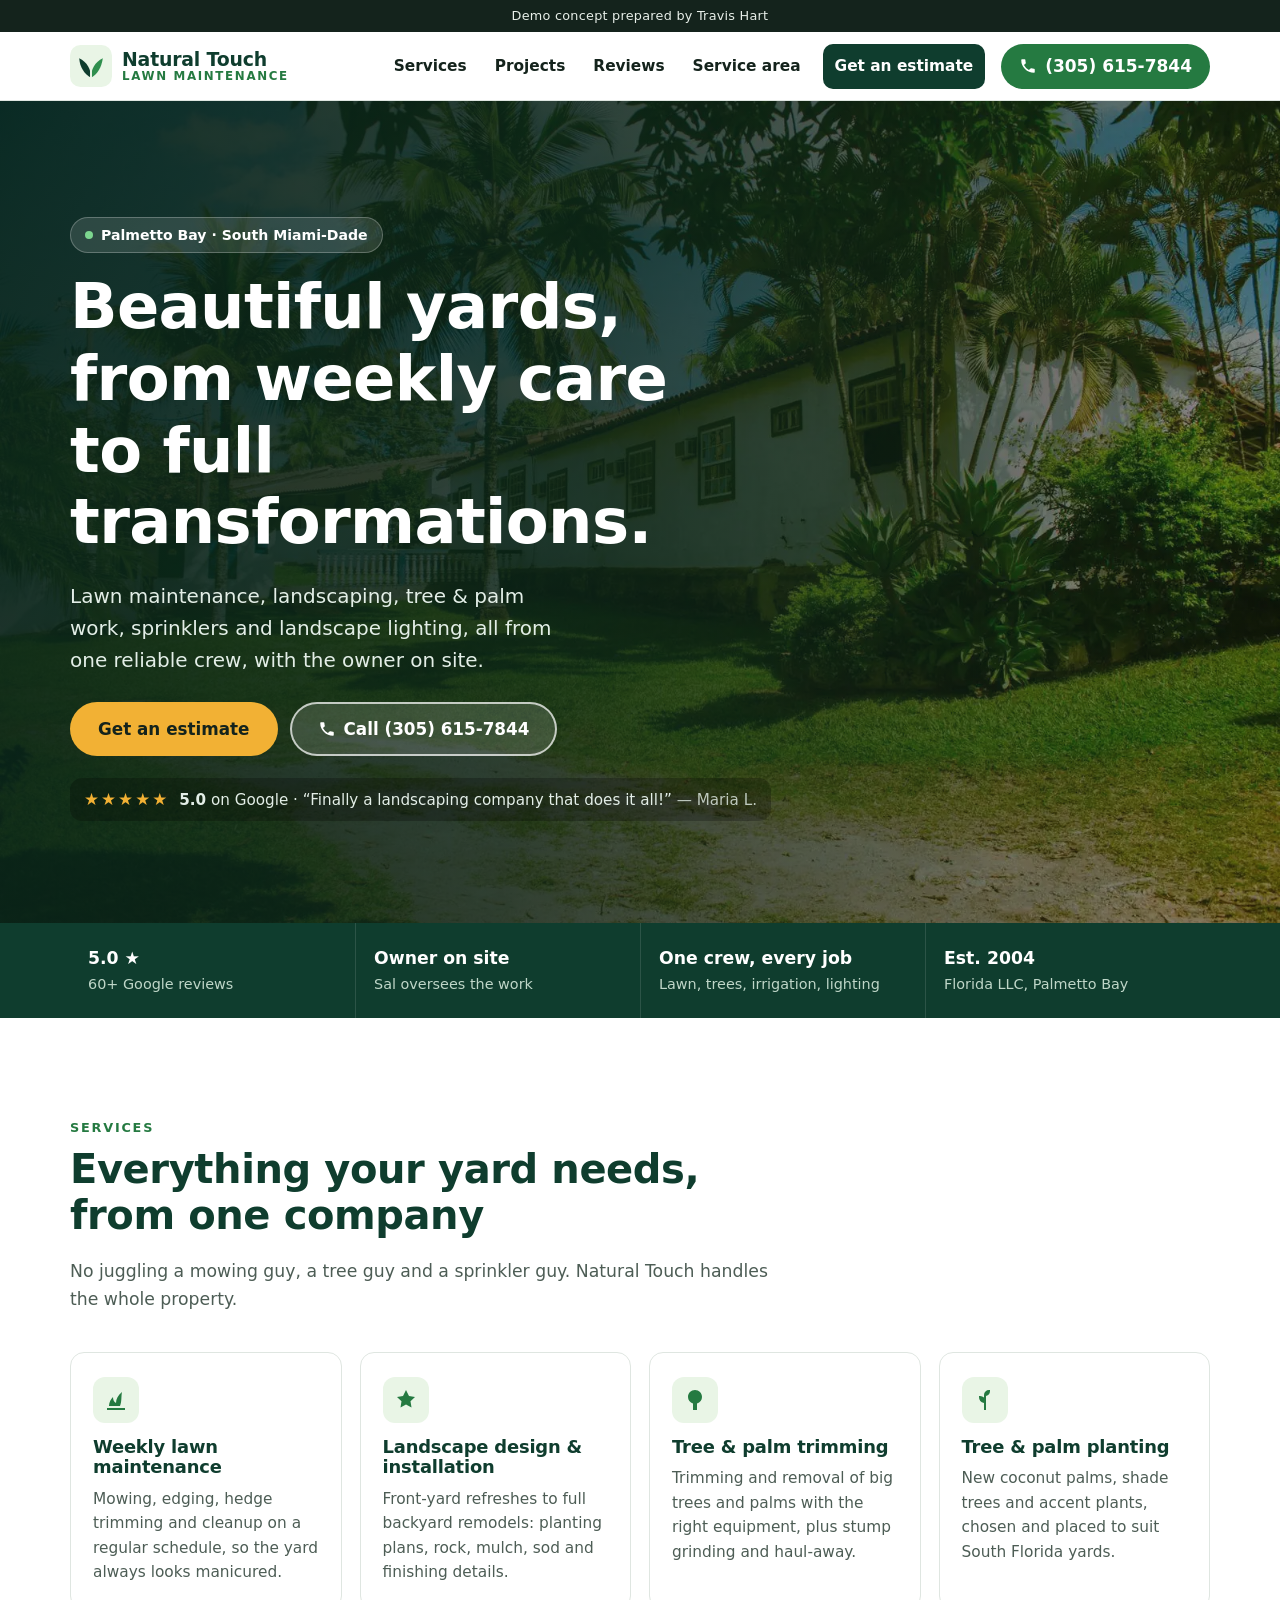
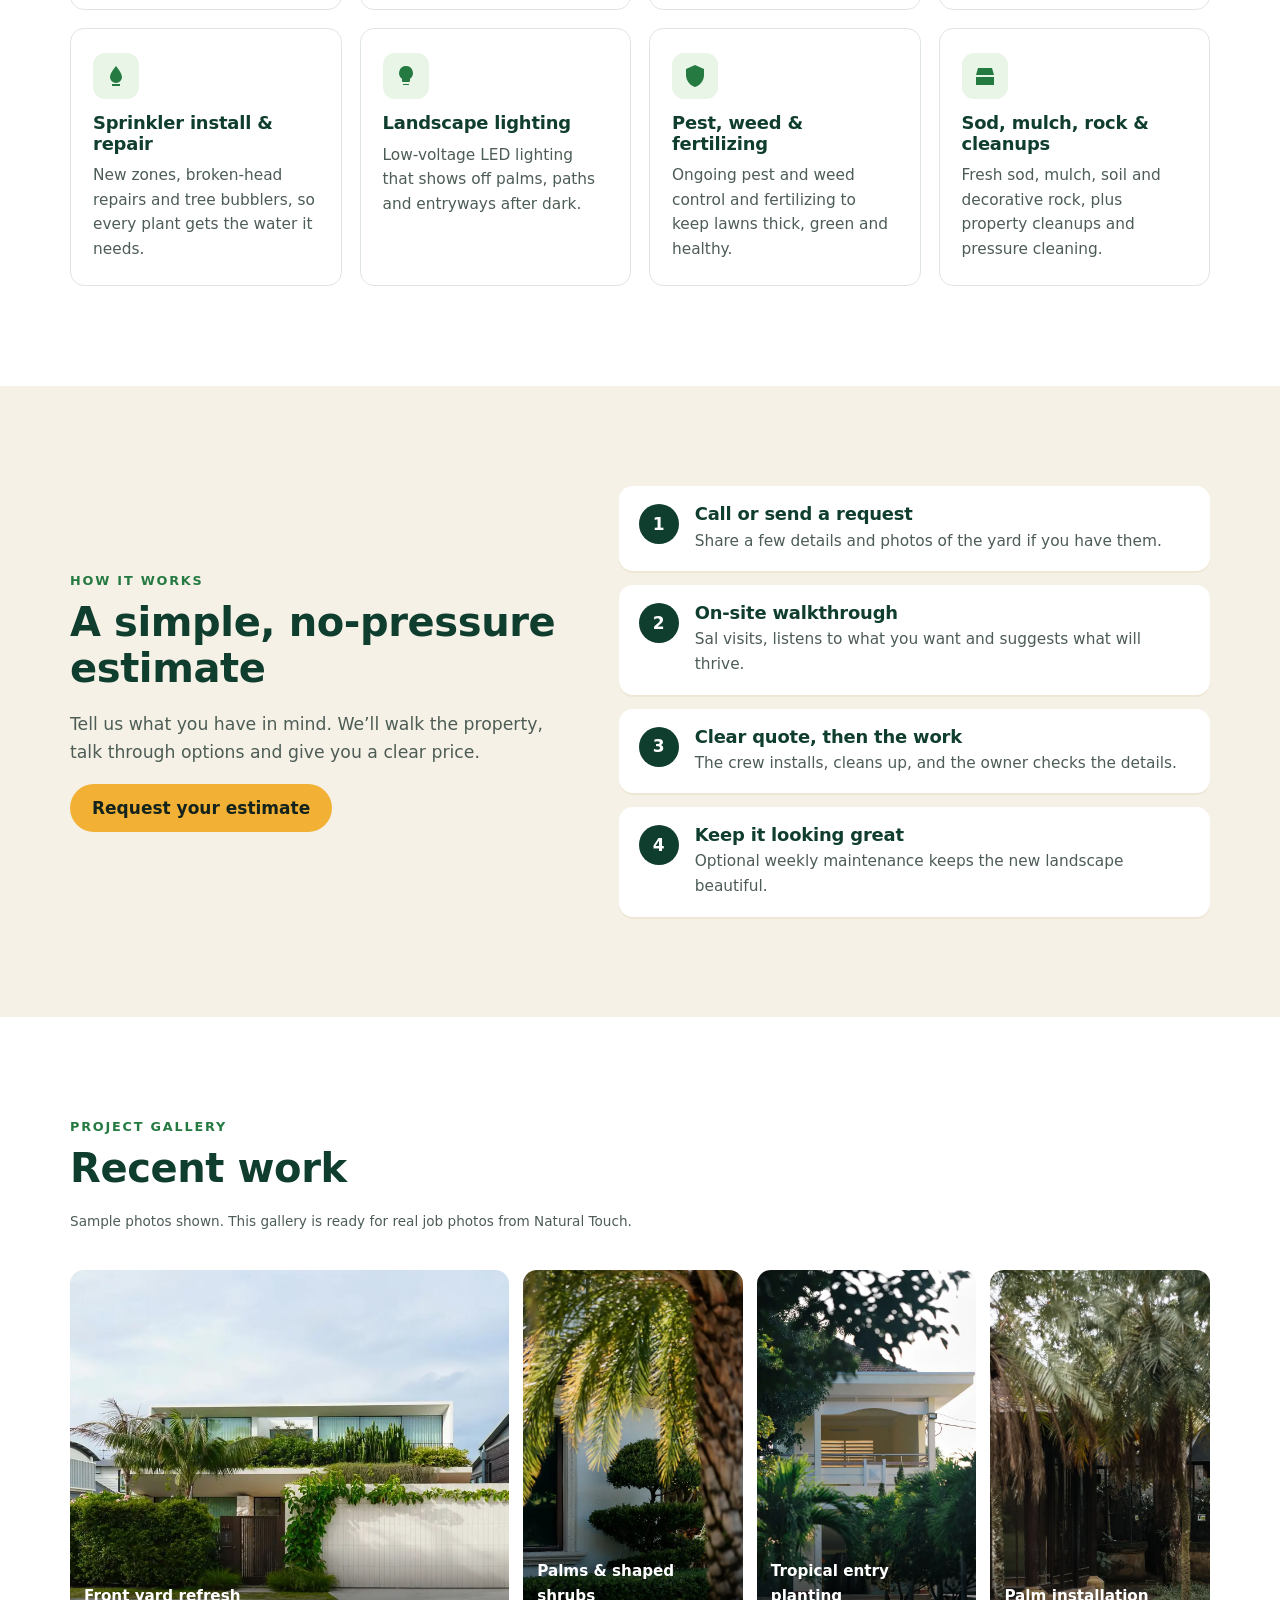
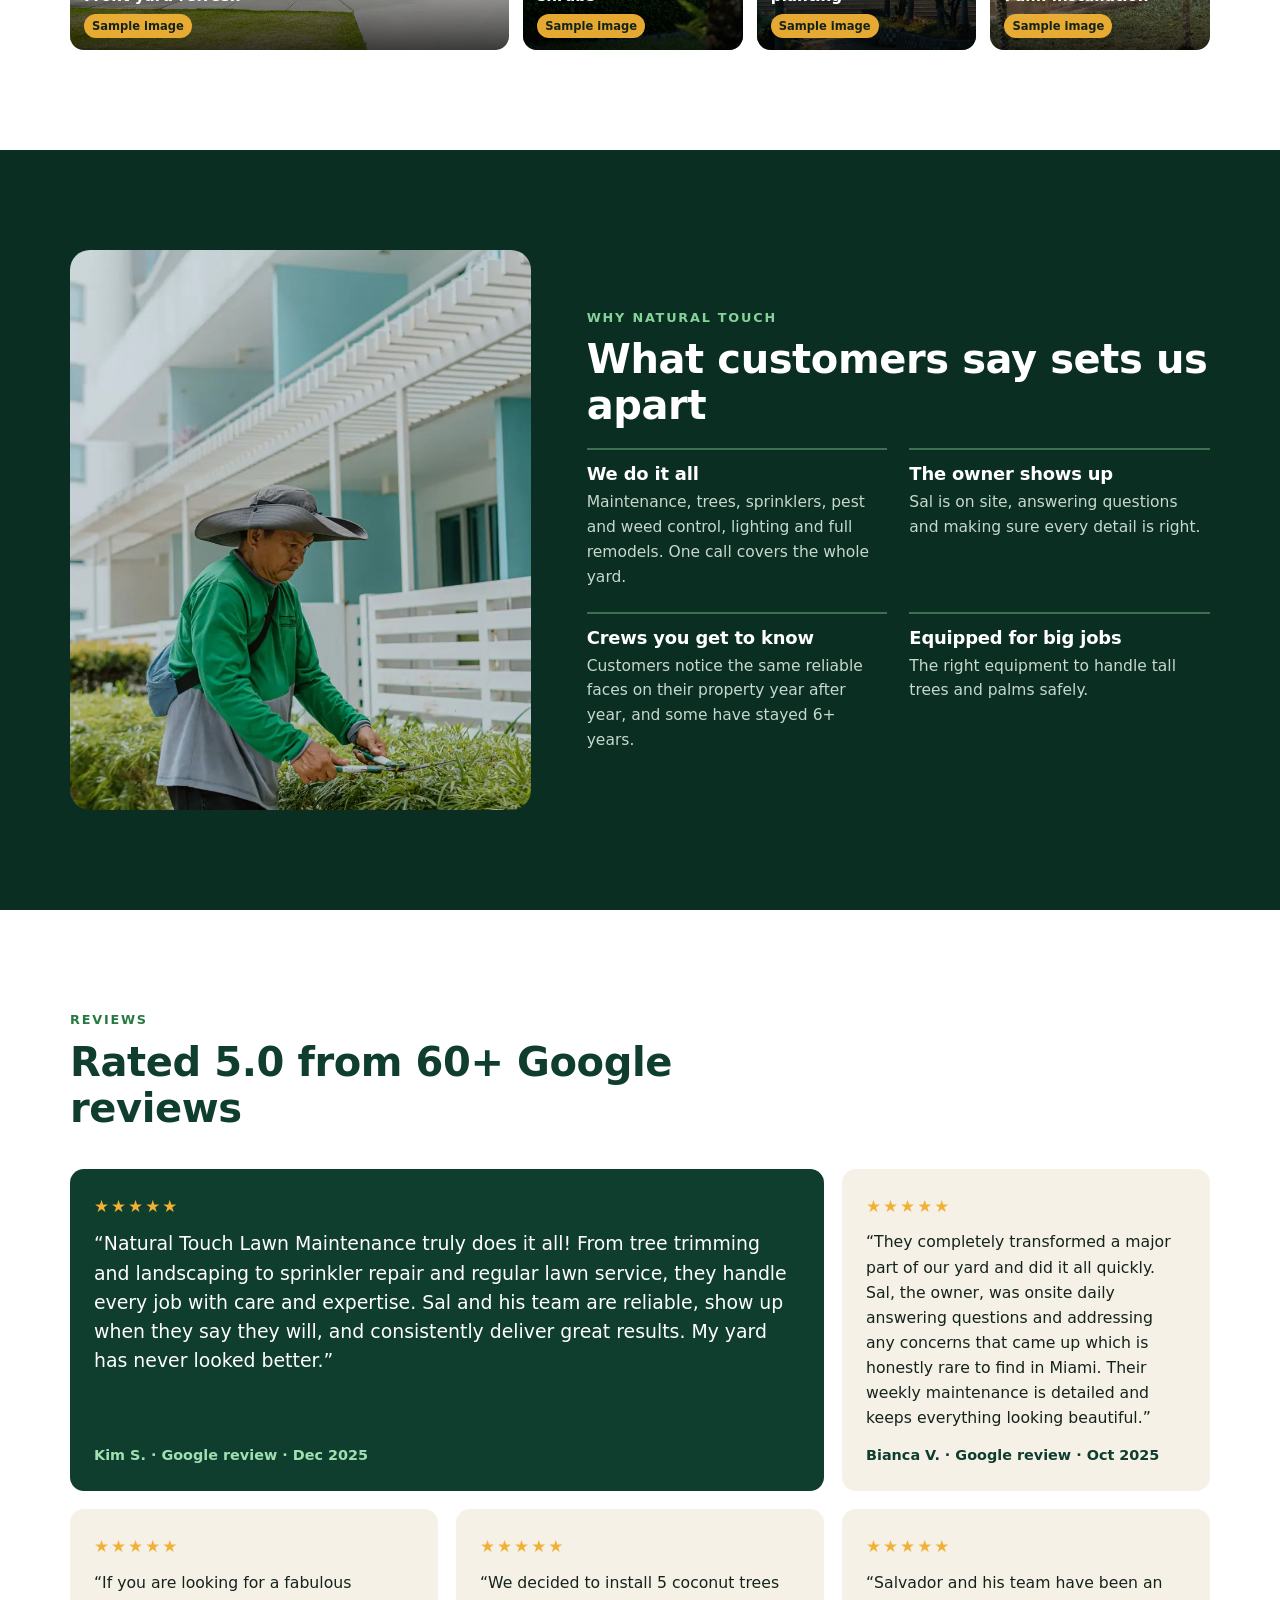
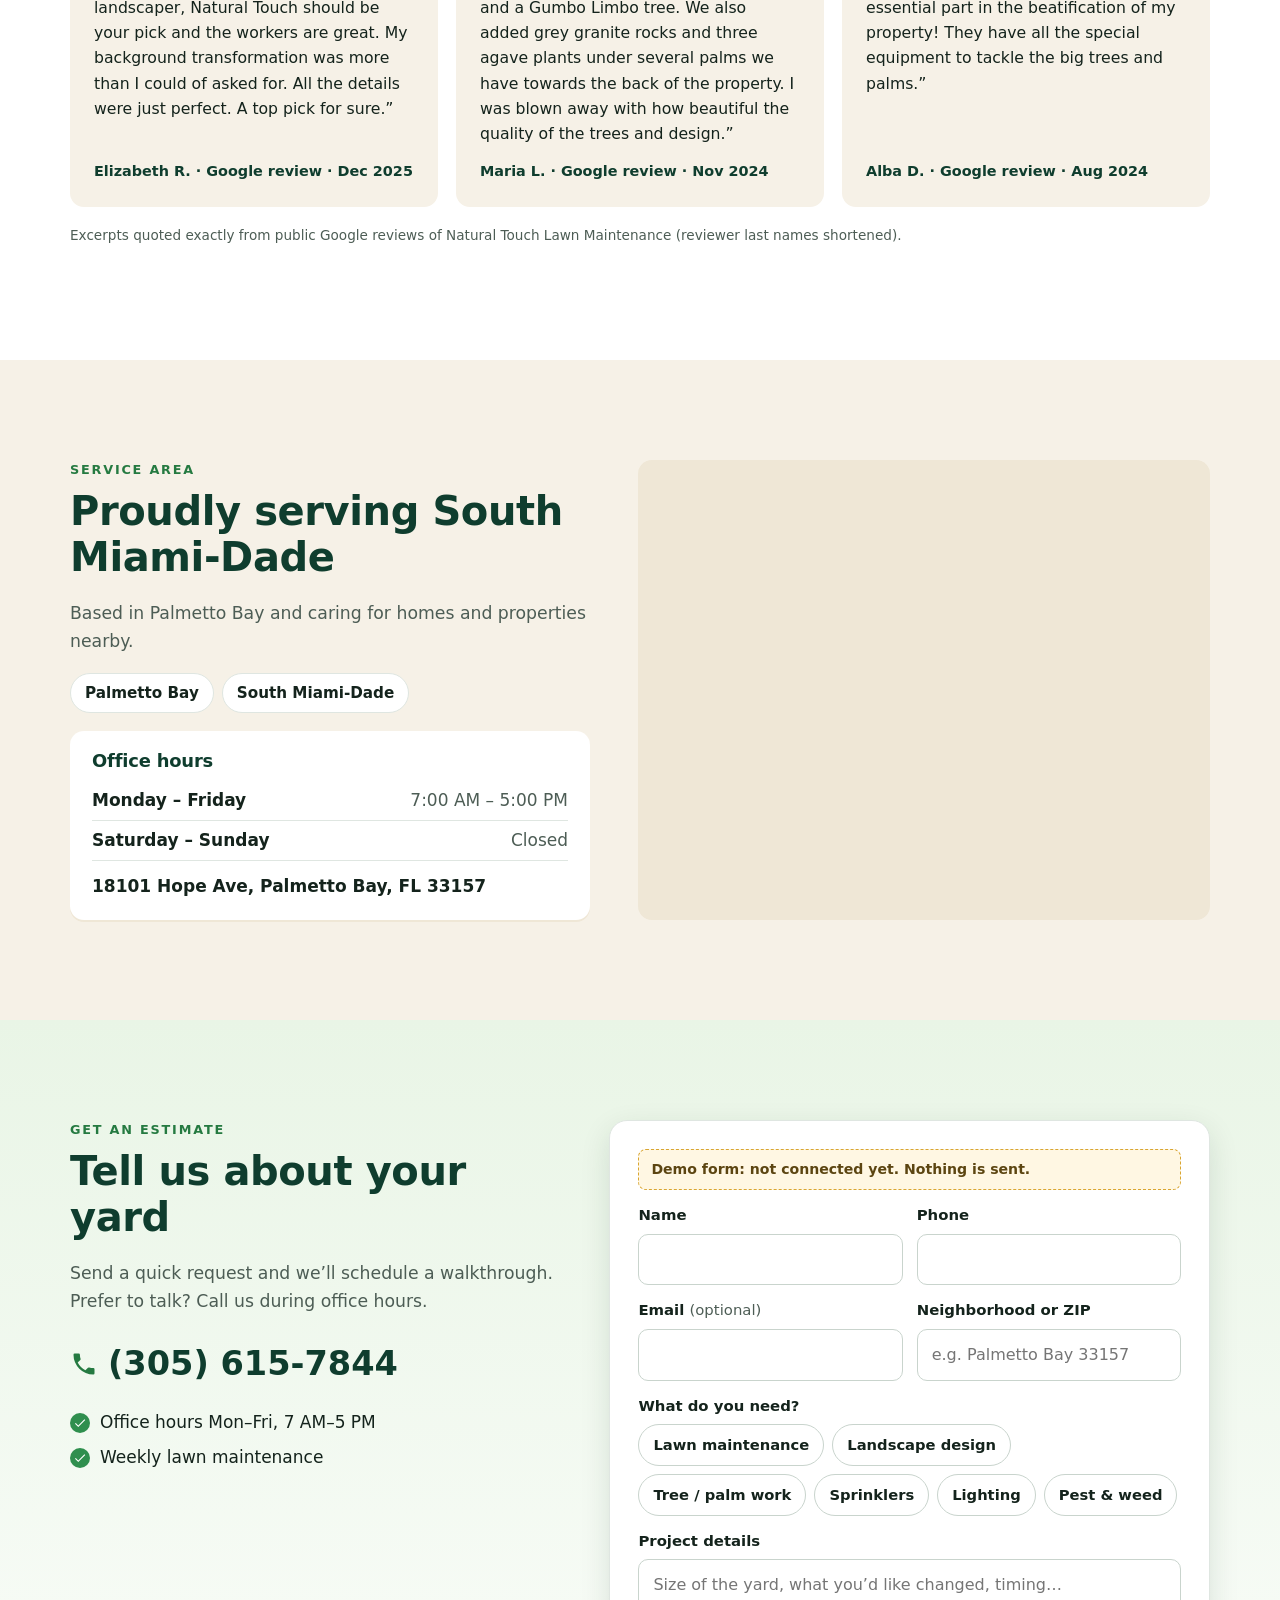
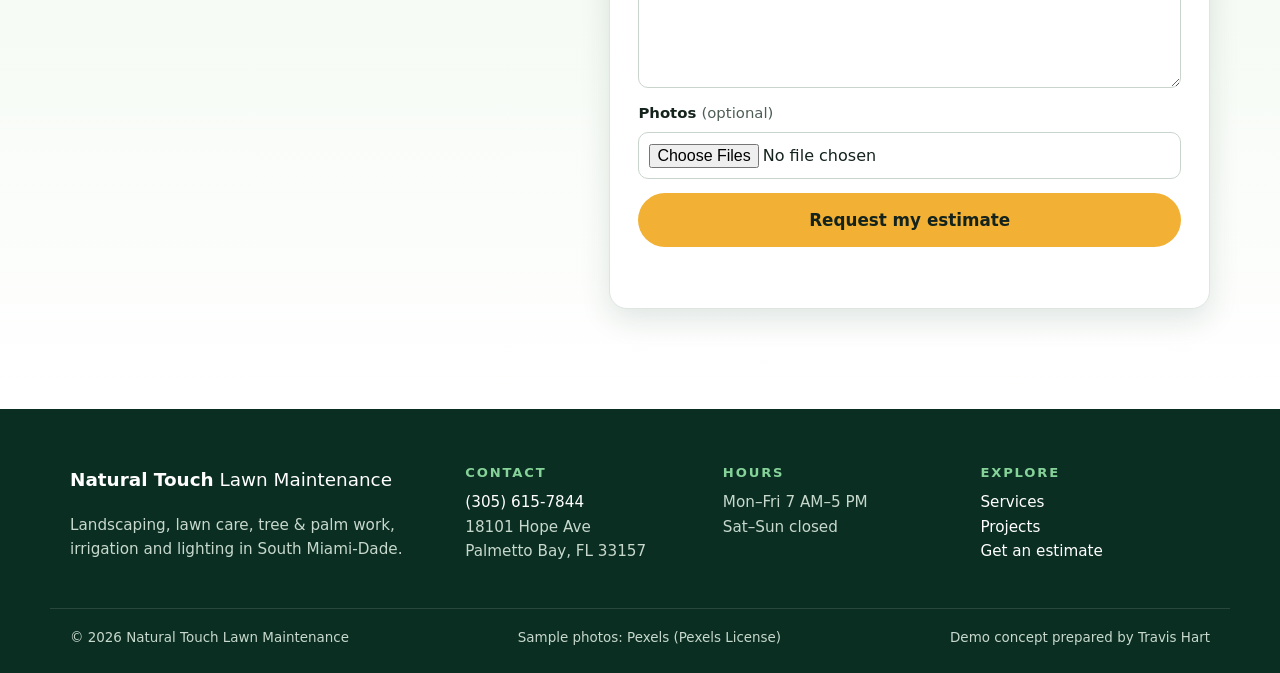
<file: natural-touch-lawn/index.html>
<!doctype html>
<html lang="en">
<head>
<meta charset="utf-8">
<meta name="viewport" content="width=device-width, initial-scale=1">
<title>Natural Touch Lawn Maintenance | Landscaping, Lawn Care &amp; Tree Service in Palmetto Bay, FL</title>
<meta name="description" content="Weekly lawn maintenance, landscape design and installation, tree and palm work, sprinklers and landscape lighting in Palmetto Bay and South Miami-Dade. Rated 5.0 on Google.">
<meta name="robots" content="noindex, nofollow"><!-- demo concept: keep out of search engines -->
<meta name="theme-color" content="#0f3d2e">
<link rel="icon" href="favicon.svg" type="image/svg+xml">
<link rel="preload" as="image" href="img/hero-sm.webp" imagesrcset="img/hero-sm.webp 800w, img/hero.webp 1600w" imagesizes="100vw">
<link rel="stylesheet" href="styles.css">
<script type="application/ld+json">
{
  "@context": "https://schema.org",
  "@type": "LandscapingBusiness",
  "name": "Natural Touch Lawn Maintenance",
  "telephone": "+1-305-615-7844",
  "address": {"@type": "PostalAddress", "streetAddress": "18101 Hope Ave", "addressLocality": "Palmetto Bay", "addressRegion": "FL", "postalCode": "33157", "addressCountry": "US"},
  "geo": {"@type": "GeoCoordinates", "latitude": 25.601514, "longitude": -80.351298},
  "openingHoursSpecification": [{"@type": "OpeningHoursSpecification", "dayOfWeek": ["Monday","Tuesday","Wednesday","Thursday","Friday"], "opens": "07:00", "closes": "17:00"}],
  "areaServed": ["Palmetto Bay","South Miami-Dade"]
}
</script>
</head>
<body>
<a class="skip" href="#main">Skip to content</a>
<aside class="demo-banner" aria-label="Demo notice">Demo concept prepared by Travis Hart</aside>

<header class="site-header" id="top">
  <div class="wrap header-inner">
    <a class="brand" href="#top" aria-label="Natural Touch Lawn Maintenance, home">
      <svg class="brand-mark" viewBox="0 0 64 64" aria-hidden="true"><rect width="64" height="64" rx="16" fill="#e9f5e6"/><path d="M32 50c0-14 6-24 18-30-2 14-8 24-18 30z" fill="#2f8f4e"/><path d="M32 50C22 44 15 34 14 20c12 6 18 16 18 30z" fill="#0f3d2e"/><path d="M32 52V30" stroke="#e9f5e6" stroke-width="3" stroke-linecap="round"/></svg>
      <span class="brand-text"><strong>Natural Touch</strong><small>Lawn Maintenance</small></span>
    </a>
    <nav class="nav" aria-label="Main">
      <button class="nav-toggle" aria-expanded="false" aria-controls="nav-list"><span class="sr-only">Menu</span><span class="bars" aria-hidden="true"></span></button>
      <ul id="nav-list">
        <li><a href="#services">Services</a></li>
        <li><a href="#projects">Projects</a></li>
        <li><a href="#reviews">Reviews</a></li>
        <li><a href="#area">Service area</a></li>
        <li class="nav-cta-li"><a href="#estimate" class="nav-cta">Get an estimate</a></li>
      </ul>
    </nav>
    <a class="btn btn-call" href="tel:+13056157844" aria-label="Call Natural Touch at (305) 615-7844"><svg aria-hidden="true" viewBox="0 0 24 24"><path d="M6.6 10.8a15.1 15.1 0 0 0 6.6 6.6l2.2-2.2a1 1 0 0 1 1-.25 11.4 11.4 0 0 0 3.6.57 1 1 0 0 1 1 1V20a1 1 0 0 1-1 1A17 17 0 0 1 3 4a1 1 0 0 1 1-1h3.5a1 1 0 0 1 1 1c0 1.25.2 2.45.57 3.57a1 1 0 0 1-.25 1z"/></svg><span>(305) 615-7844</span></a>
  </div>
</header>

<main id="main">
<section class="hero" aria-labelledby="hero-title">
  <picture class="hero-bg" aria-hidden="true">
    <img src="img/hero-sm.webp" srcset="img/hero-sm.webp 800w, img/hero.webp 1600w" sizes="100vw" alt="" width="1600" height="1067" fetchpriority="high">
  </picture>
  <div class="wrap hero-inner">
    <p class="eyebrow"><span class="dot" aria-hidden="true"></span>Palmetto Bay · South Miami-Dade</p>
    <h1 id="hero-title">Beautiful yards, from weekly care to full transformations.</h1>
    <p class="lead">Lawn maintenance, landscaping, tree &amp; palm work, sprinklers and landscape lighting, all from one reliable crew, with the owner on site.</p>
    <div class="cta-row">
      <a class="btn btn-primary btn-lg" href="#estimate">Get an estimate</a>
      <a class="btn btn-light btn-lg" href="tel:+13056157844"><svg aria-hidden="true" viewBox="0 0 24 24"><path d="M6.6 10.8a15.1 15.1 0 0 0 6.6 6.6l2.2-2.2a1 1 0 0 1 1-.25 11.4 11.4 0 0 0 3.6.57 1 1 0 0 1 1 1V20a1 1 0 0 1-1 1A17 17 0 0 1 3 4a1 1 0 0 1 1-1h3.5a1 1 0 0 1 1 1c0 1.25.2 2.45.57 3.57a1 1 0 0 1-.25 1z"/></svg>Call (305) 615-7844</a>
    </div>
    <div class="hero-rating" aria-label="Rated 5.0 out of 5 on Google">
      <span class="stars" aria-hidden="true">★★★★★</span>
      <span><strong>5.0</strong> on Google · “Finally a landscaping company that does it all!” <em class="by">Maria L.</em></span>
    </div>
  </div>
</section>

<section class="trust" aria-label="Why homeowners trust Natural Touch">
  <div class="wrap trust-grid">
    <div class="trust-item"><strong>5.0 ★</strong><span>60+ Google reviews</span></div>
    <div class="trust-item"><strong>Owner on site</strong><span>Sal oversees the work</span></div>
    <div class="trust-item"><strong>One crew, every job</strong><span>Lawn, trees, irrigation, lighting</span></div>
    <div class="trust-item"><strong>Est. 2004</strong><span>Florida LLC, Palmetto Bay</span></div>
  </div>
</section>

<section class="section" id="services" aria-labelledby="services-title">
  <div class="wrap">
    <div class="section-head">
      <p class="kicker">Services</p>
      <h2 id="services-title">Everything your yard needs, from one company</h2>
      <p class="section-lead">No juggling a mowing guy, a tree guy and a sprinkler guy. Natural Touch handles the whole property.</p>
    </div>
    <div class="services">
      <article class="svc"><div class="svc-ic" aria-hidden="true"><svg viewBox="0 0 24 24"><path d="M3 20h18v2H3zm2-2c0-4 2-7 4-9 0 3 1 5 3 6 0-4 2-8 6-11-1 5 0 9-2 14z"/></svg></div><h3>Weekly lawn maintenance</h3><p>Mowing, edging, hedge trimming and cleanup on a regular schedule, so the yard always looks manicured.</p></article>
      <article class="svc"><div class="svc-ic" aria-hidden="true"><svg viewBox="0 0 24 24"><path d="M12 2l3 6 6 .9-4.5 4.3 1 6.3L12 16.6 6.5 19.5l1-6.3L3 8.9 9 8z"/></svg></div><h3>Landscape design &amp; installation</h3><p>Front-yard refreshes to full backyard remodels: planting plans, rock, mulch, sod and finishing details.</p></article>
      <article class="svc"><div class="svc-ic" aria-hidden="true"><svg viewBox="0 0 24 24"><path d="M12 2C8 2 5 5 5 9c0 3 2 5.5 5 6.5V22h4v-6.5c3-1 5-3.5 5-6.5 0-4-3-7-7-7z"/></svg></div><h3>Tree &amp; palm trimming</h3><p>Trimming and removal of big trees and palms with the right equipment, plus stump grinding and haul-away.</p></article>
      <article class="svc"><div class="svc-ic" aria-hidden="true"><svg viewBox="0 0 24 24"><path d="M11 22v-7.1A6 6 0 0 1 6 9V8h1a6 6 0 0 1 4 1.5V7a5 5 0 0 1 5-5h1v1a5 5 0 0 1-4 4.9V22z"/></svg></div><h3>Tree &amp; palm planting</h3><p>New coconut palms, shade trees and accent plants, chosen and placed to suit South Florida yards.</p></article>
      <article class="svc"><div class="svc-ic" aria-hidden="true"><svg viewBox="0 0 24 24"><path d="M12 2s-6 7-6 11a6 6 0 0 0 12 0c0-4-6-11-6-11zM8 22h8v-2H8z"/></svg></div><h3>Sprinkler install &amp; repair</h3><p>New zones, broken-head repairs and tree bubblers, so every plant gets the water it needs.</p></article>
      <article class="svc"><div class="svc-ic" aria-hidden="true"><svg viewBox="0 0 24 24"><path d="M9 21h6v-1H9zm3-19a7 7 0 0 0-4 12.7V17a1 1 0 0 0 1 1h6a1 1 0 0 0 1-1v-2.3A7 7 0 0 0 12 2z"/></svg></div><h3>Landscape lighting</h3><p>Low-voltage LED lighting that shows off palms, paths and entryways after dark.</p></article>
      <article class="svc"><div class="svc-ic" aria-hidden="true"><svg viewBox="0 0 24 24"><path d="M12 1 3 5v6c0 5.5 3.8 10.7 9 12 5.2-1.3 9-6.5 9-12V5z"/></svg></div><h3>Pest, weed &amp; fertilizing</h3><p>Ongoing pest and weed control and fertilizing to keep lawns thick, green and healthy.</p></article>
      <article class="svc"><div class="svc-ic" aria-hidden="true"><svg viewBox="0 0 24 24"><path d="M3 13h18v8H3zm2-9h14l2 7H3z"/></svg></div><h3>Sod, mulch, rock &amp; cleanups</h3><p>Fresh sod, mulch, soil and decorative rock, plus property cleanups and pressure cleaning.</p></article>
    </div>
  </div>
</section>

<section class="section section-sand" id="process" aria-labelledby="process-title">
  <div class="wrap process-grid">
    <div>
      <p class="kicker">How it works</p>
      <h2 id="process-title">A simple, no-pressure estimate</h2>
      <p class="section-lead">Tell us what you have in mind. We’ll walk the property, talk through options and give you a clear price.</p>
      <a class="btn btn-primary" href="#estimate">Request your estimate</a>
    </div>
    <ol class="steps">
      <li><span class="step-n">1</span><div><h3>Call or send a request</h3><p>Share a few details and photos of the yard if you have them.</p></div></li>
      <li><span class="step-n">2</span><div><h3>On-site walkthrough</h3><p>Sal visits, listens to what you want and suggests what will thrive.</p></div></li>
      <li><span class="step-n">3</span><div><h3>Clear quote, then the work</h3><p>The crew installs, cleans up, and the owner checks the details.</p></div></li>
      <li><span class="step-n">4</span><div><h3>Keep it looking great</h3><p>Optional weekly maintenance keeps the new landscape beautiful.</p></div></li>
    </ol>
  </div>
</section>

<section class="section" id="projects" aria-labelledby="projects-title">
  <div class="wrap">
    <div class="section-head">
      <p class="kicker">Project gallery</p>
      <h2 id="projects-title">Recent work</h2>
      <p class="fine">Sample photos shown. This gallery is ready for real job photos from Natural Touch.</p>
    </div>
    <div class="gallery">
      <figure class="g g-wide"><img src="img/g-modern-yard.webp" alt="Stock photo: manicured lawn and hedges in front of a modern home" width="1000" height="666" loading="lazy"><figcaption>Front yard refresh <span>Sample image</span></figcaption></figure>
      <figure class="g g-tall"><img src="img/g-palm-topiary.webp" alt="Stock photo: palm tree and sculpted shrubs beside a home" width="900" height="1299" loading="lazy"><figcaption>Palms &amp; shaped shrubs <span>Sample image</span></figcaption></figure>
      <figure class="g g-tall"><img src="img/g-tropical-entry.webp" alt="Stock photo: tropical plantings at a home entrance" width="900" height="1350" loading="lazy"><figcaption>Tropical entry planting <span>Sample image</span></figcaption></figure>
      <figure class="g g-tall"><img src="img/g-palm-lawn.webp" alt="Stock photo: palm trees over a green lawn" width="900" height="1350" loading="lazy"><figcaption>Palm installation <span>Sample image</span></figcaption></figure>
    </div>
  </div>
</section>

<section class="section section-dark" id="why" aria-labelledby="why-title">
  <div class="wrap why-grid">
    <div class="why-img"><img src="img/s-hedge.webp" alt="Stock photo: gardener trimming a hedge" width="800" height="1200" loading="lazy"></div>
    <div>
      <p class="kicker">Why Natural Touch</p>
      <h2 id="why-title">What customers say sets us apart</h2>
      <ul class="why-list">
        <li><h3>We do it all</h3><p>Maintenance, trees, sprinklers, pest and weed control, lighting and full remodels. One call covers the whole yard.</p></li>
        <li><h3>The owner shows up</h3><p>Sal is on site, answering questions and making sure every detail is right.</p></li>
        <li><h3>Crews you get to know</h3><p>Customers notice the same reliable faces on their property year after year, and some have stayed 6+ years.</p></li>
        <li><h3>Equipped for big jobs</h3><p>The right equipment to handle tall trees and palms safely.</p></li>
      </ul>
    </div>
  </div>
</section>

<section class="section" id="reviews" aria-labelledby="reviews-title">
  <div class="wrap">
    <div class="section-head">
      <p class="kicker">Reviews</p>
      <h2 id="reviews-title">Rated 5.0 from 60+ Google reviews</h2>
    </div>
    <div class="reviews">
      <figure class="review review-feature">
        <div class="stars" aria-label="5 out of 5 stars">★★★★★</div>
        <blockquote><p>“Natural Touch Lawn Maintenance truly does it all! From tree trimming and landscaping to sprinkler repair and regular lawn service, they handle every job with care and expertise. Sal and his team are reliable, show up when they say they will, and consistently deliver great results. My yard has never looked better.”</p></blockquote>
        <figcaption>Kim S. · Google review · <time datetime="2025-12-05">Dec 2025</time></figcaption>
      </figure>
      <figure class="review">
        <div class="stars" aria-label="5 out of 5 stars">★★★★★</div>
        <blockquote><p>“They completely transformed a major part of our yard and did it all quickly. Sal, the owner, was onsite daily answering questions and addressing any concerns that came up which is honestly rare to find in Miami. Their weekly maintenance is detailed and keeps everything looking beautiful.”</p></blockquote>
        <figcaption>Bianca V. · Google review · <time datetime="2025-10-25">Oct 2025</time></figcaption>
      </figure>
      <figure class="review">
        <div class="stars" aria-label="5 out of 5 stars">★★★★★</div>
        <blockquote><p>“If you are looking for a fabulous landscaper, Natural Touch should be your pick and the workers are great. My background transformation was more than I could of asked for. All the details were just perfect. A top pick for sure.”</p></blockquote>
        <figcaption>Elizabeth R. · Google review · <time datetime="2025-12-10">Dec 2025</time></figcaption>
      </figure>
      <figure class="review">
        <div class="stars" aria-label="5 out of 5 stars">★★★★★</div>
        <blockquote><p>“We decided to install 5 coconut trees and a Gumbo Limbo tree. We also added grey granite rocks and three agave plants under several palms we have towards the back of the property. I was blown away with how beautiful the quality of the trees and design.”</p></blockquote>
        <figcaption>Maria L. · Google review · <time datetime="2024-11-14">Nov 2024</time></figcaption>
      </figure>
      <figure class="review">
        <div class="stars" aria-label="5 out of 5 stars">★★★★★</div>
        <blockquote><p>“Salvador and his team have been an essential part in the beatification of my property! They have all the special equipment to tackle the big trees and palms.”</p></blockquote>
        <figcaption>Alba D. · Google review · <time datetime="2024-08-29">Aug 2024</time></figcaption>
      </figure>
    </div>
    <p class="fine">Excerpts quoted exactly from public Google reviews of Natural Touch Lawn Maintenance (reviewer last names shortened).</p>
  </div>
</section>

<section class="section section-sand" id="area" aria-labelledby="area-title">
  <div class="wrap area-grid">
    <div>
      <p class="kicker">Service area</p>
      <h2 id="area-title">Proudly serving South Miami-Dade</h2>
      <p class="section-lead">Based in Palmetto Bay and caring for homes and properties nearby.</p>
      <ul class="areas">
        <li>Palmetto Bay</li><li>South Miami-Dade</li>
      </ul>
      <div class="hours-card">
        <h3>Office hours</h3>
        <dl class="hours">
          <div><dt>Monday – Friday</dt><dd>7:00 AM – 5:00 PM</dd></div>
          <div><dt>Saturday – Sunday</dt><dd>Closed</dd></div>
        </dl>
        <p class="addr">18101 Hope Ave, Palmetto Bay, FL 33157</p>
      </div>
    </div>
    <div class="map">
      <iframe title="Map: Natural Touch Lawn Maintenance, 18101 Hope Ave, Palmetto Bay, FL" src="https://maps.google.com/maps?q=Natural%20Touch%20Lawn%20Maintenance%2C%2018101%20Hope%20Ave%2C%20Palmetto%20Bay%2C%20FL%2033157&amp;z=12&amp;output=embed" loading="lazy" referrerpolicy="no-referrer-when-downgrade"></iframe>
    </div>
  </div>
</section>

<section class="section section-estimate" id="estimate" aria-labelledby="estimate-title">
  <div class="wrap estimate-grid">
    <div class="estimate-copy">
      <p class="kicker">Get an estimate</p>
      <h2 id="estimate-title">Tell us about your yard</h2>
      <p class="section-lead">Send a quick request and we’ll schedule a walkthrough. Prefer to talk? Call us during office hours.</p>
      <a class="big-phone" href="tel:+13056157844"><svg aria-hidden="true" viewBox="0 0 24 24"><path d="M6.6 10.8a15.1 15.1 0 0 0 6.6 6.6l2.2-2.2a1 1 0 0 1 1-.25 11.4 11.4 0 0 0 3.6.57 1 1 0 0 1 1 1V20a1 1 0 0 1-1 1A17 17 0 0 1 3 4a1 1 0 0 1 1-1h3.5a1 1 0 0 1 1 1c0 1.25.2 2.45.57 3.57a1 1 0 0 1-.25 1z"/></svg>(305) 615-7844</a>
      <ul class="checks">
        <li>Office hours Mon–Fri, 7 AM–5 PM</li>
        <li>Weekly lawn maintenance</li>
      </ul>
    </div>
    <form class="form" id="estimate-form" novalidate>
      <p class="form-flag">Demo form: not connected yet. Nothing is sent.</p>
      <div class="field-row">
        <div class="field"><label for="f-name">Name</label><input id="f-name" name="name" autocomplete="name" required></div>
        <div class="field"><label for="f-phone">Phone</label><input id="f-phone" name="phone" type="tel" autocomplete="tel" inputmode="tel" required></div>
      </div>
      <div class="field-row">
        <div class="field"><label for="f-email">Email <span class="opt">(optional)</span></label><input id="f-email" name="email" type="email" autocomplete="email"></div>
        <div class="field"><label for="f-area">Neighborhood or ZIP</label><input id="f-area" name="area" autocomplete="postal-code" placeholder="e.g. Palmetto Bay 33157"></div>
      </div>
      <fieldset class="field">
        <legend>What do you need?</legend>
        <div class="chips-check">
          <label><input type="checkbox" name="svc" value="maintenance"><span>Lawn maintenance</span></label>
          <label><input type="checkbox" name="svc" value="design"><span>Landscape design</span></label>
          <label><input type="checkbox" name="svc" value="trees"><span>Tree / palm work</span></label>
          <label><input type="checkbox" name="svc" value="sprinklers"><span>Sprinklers</span></label>
          <label><input type="checkbox" name="svc" value="lighting"><span>Lighting</span></label>
          <label><input type="checkbox" name="svc" value="pest"><span>Pest &amp; weed</span></label>
        </div>
      </fieldset>
      <div class="field"><label for="f-msg">Project details</label><textarea id="f-msg" name="message" rows="4" placeholder="Size of the yard, what you’d like changed, timing…"></textarea></div>
      <div class="field"><label for="f-photo">Photos <span class="opt">(optional)</span></label><input id="f-photo" name="photos" type="file" accept="image/*" multiple></div>
      <button class="btn btn-primary btn-lg btn-block" type="submit">Request my estimate</button>
      <p class="form-status" id="form-status" role="status" aria-live="polite"></p>
    </form>
  </div>
</section>
</main>

<footer class="site-footer">
  <div class="wrap footer-grid">
    <div>
      <p class="foot-brand"><strong>Natural Touch</strong> Lawn Maintenance</p>
      <p>Landscaping, lawn care, tree &amp; palm work, irrigation and lighting in South Miami-Dade.</p>
    </div>
    <div><h2 class="foot-h">Contact</h2><p><a href="tel:+13056157844">(305) 615-7844</a><br>18101 Hope Ave<br>Palmetto Bay, FL 33157</p></div>
    <div><h2 class="foot-h">Hours</h2><p>Mon–Fri 7 AM–5 PM<br>Sat–Sun closed</p></div>
    <div><h2 class="foot-h">Explore</h2><p><a href="#services">Services</a><br><a href="#projects">Projects</a><br><a href="#estimate">Get an estimate</a></p></div>
  </div>
  <div class="wrap foot-bottom">
    <p>© <span id="year">2026</span> Natural Touch Lawn Maintenance</p>
    <p>Sample photos: Pexels (Pexels License)</p>
    <p class="demo-credit">Demo concept prepared by Travis Hart</p>
  </div>
</footer>

<nav class="mobile-bar" aria-label="Quick actions">
  <a href="tel:+13056157844"><svg aria-hidden="true" viewBox="0 0 24 24"><path d="M6.6 10.8a15.1 15.1 0 0 0 6.6 6.6l2.2-2.2a1 1 0 0 1 1-.25 11.4 11.4 0 0 0 3.6.57 1 1 0 0 1 1 1V20a1 1 0 0 1-1 1A17 17 0 0 1 3 4a1 1 0 0 1 1-1h3.5a1 1 0 0 1 1 1c0 1.25.2 2.45.57 3.57a1 1 0 0 1-.25 1z"/></svg>Call now</a>
  <a href="#estimate" class="mb-primary">Get an estimate</a>
</nav>
<script src="app.js" defer></script>
</body>
</html>
</file>
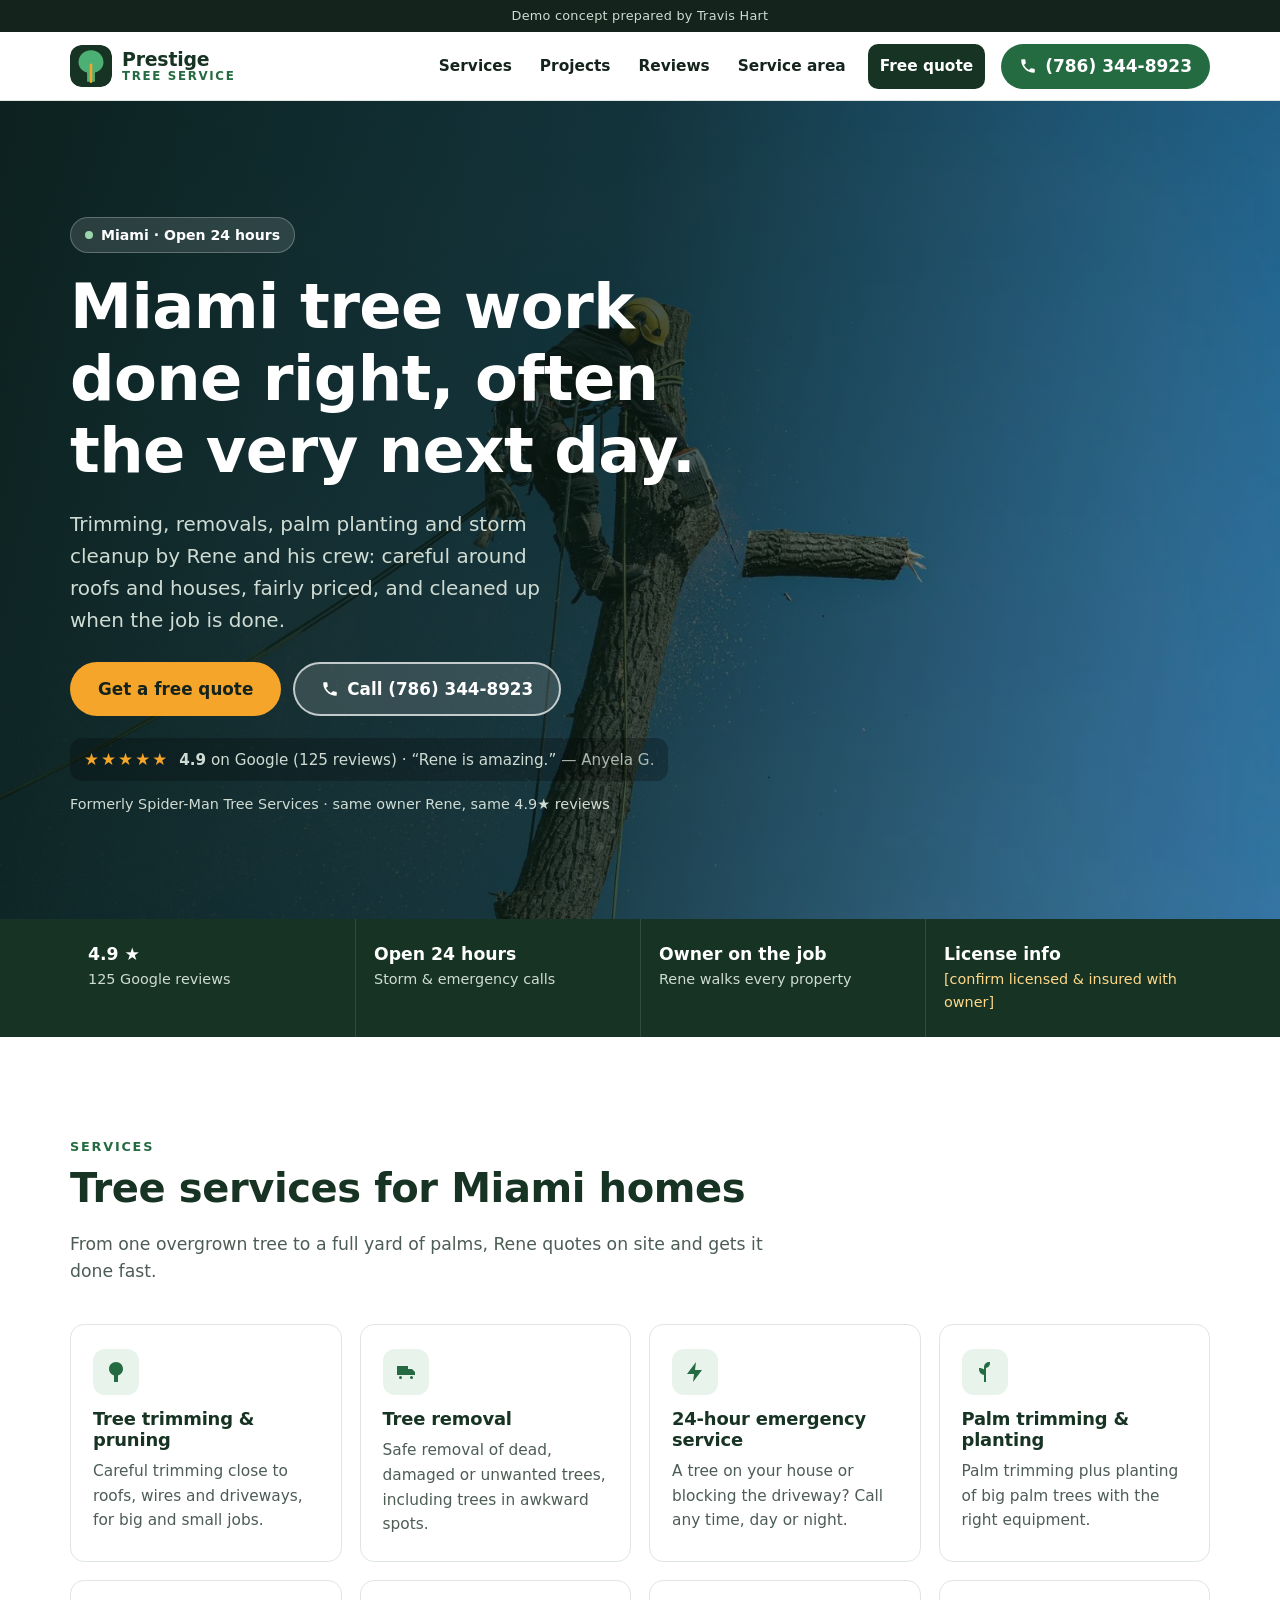
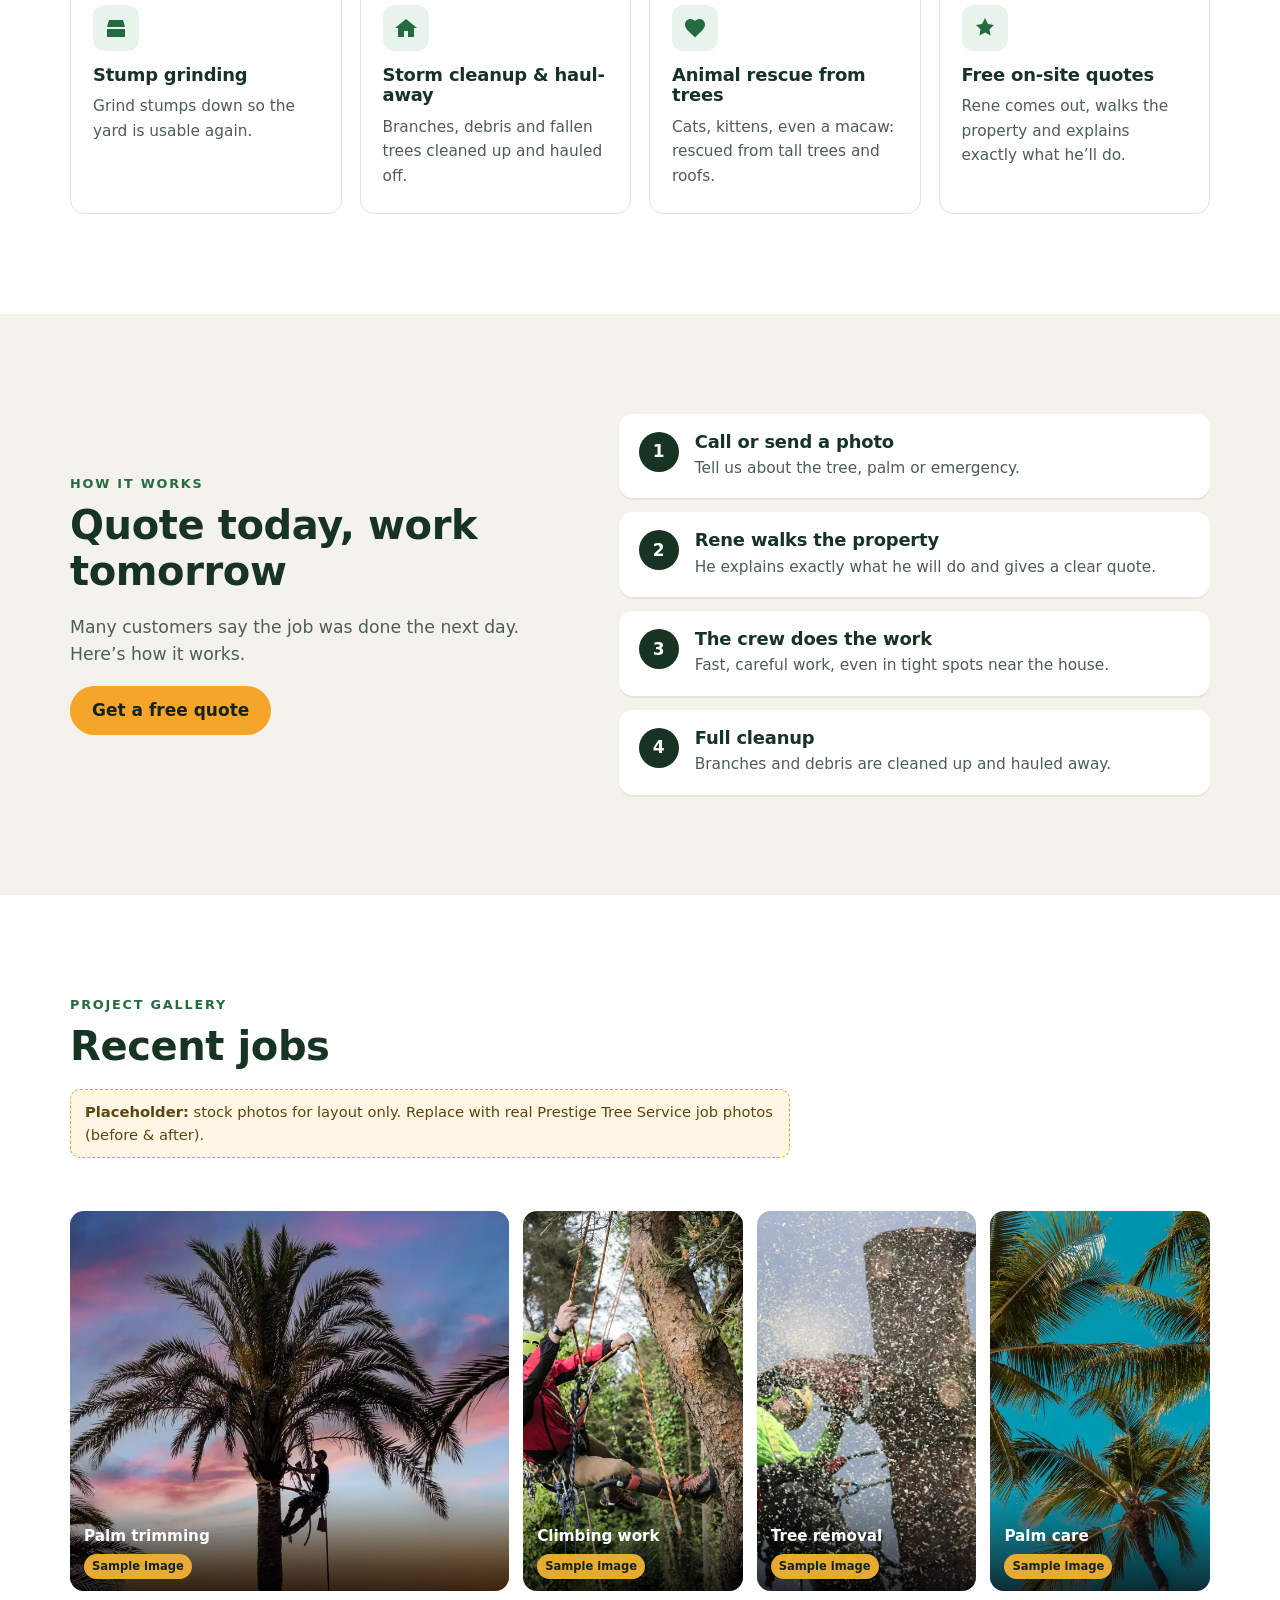
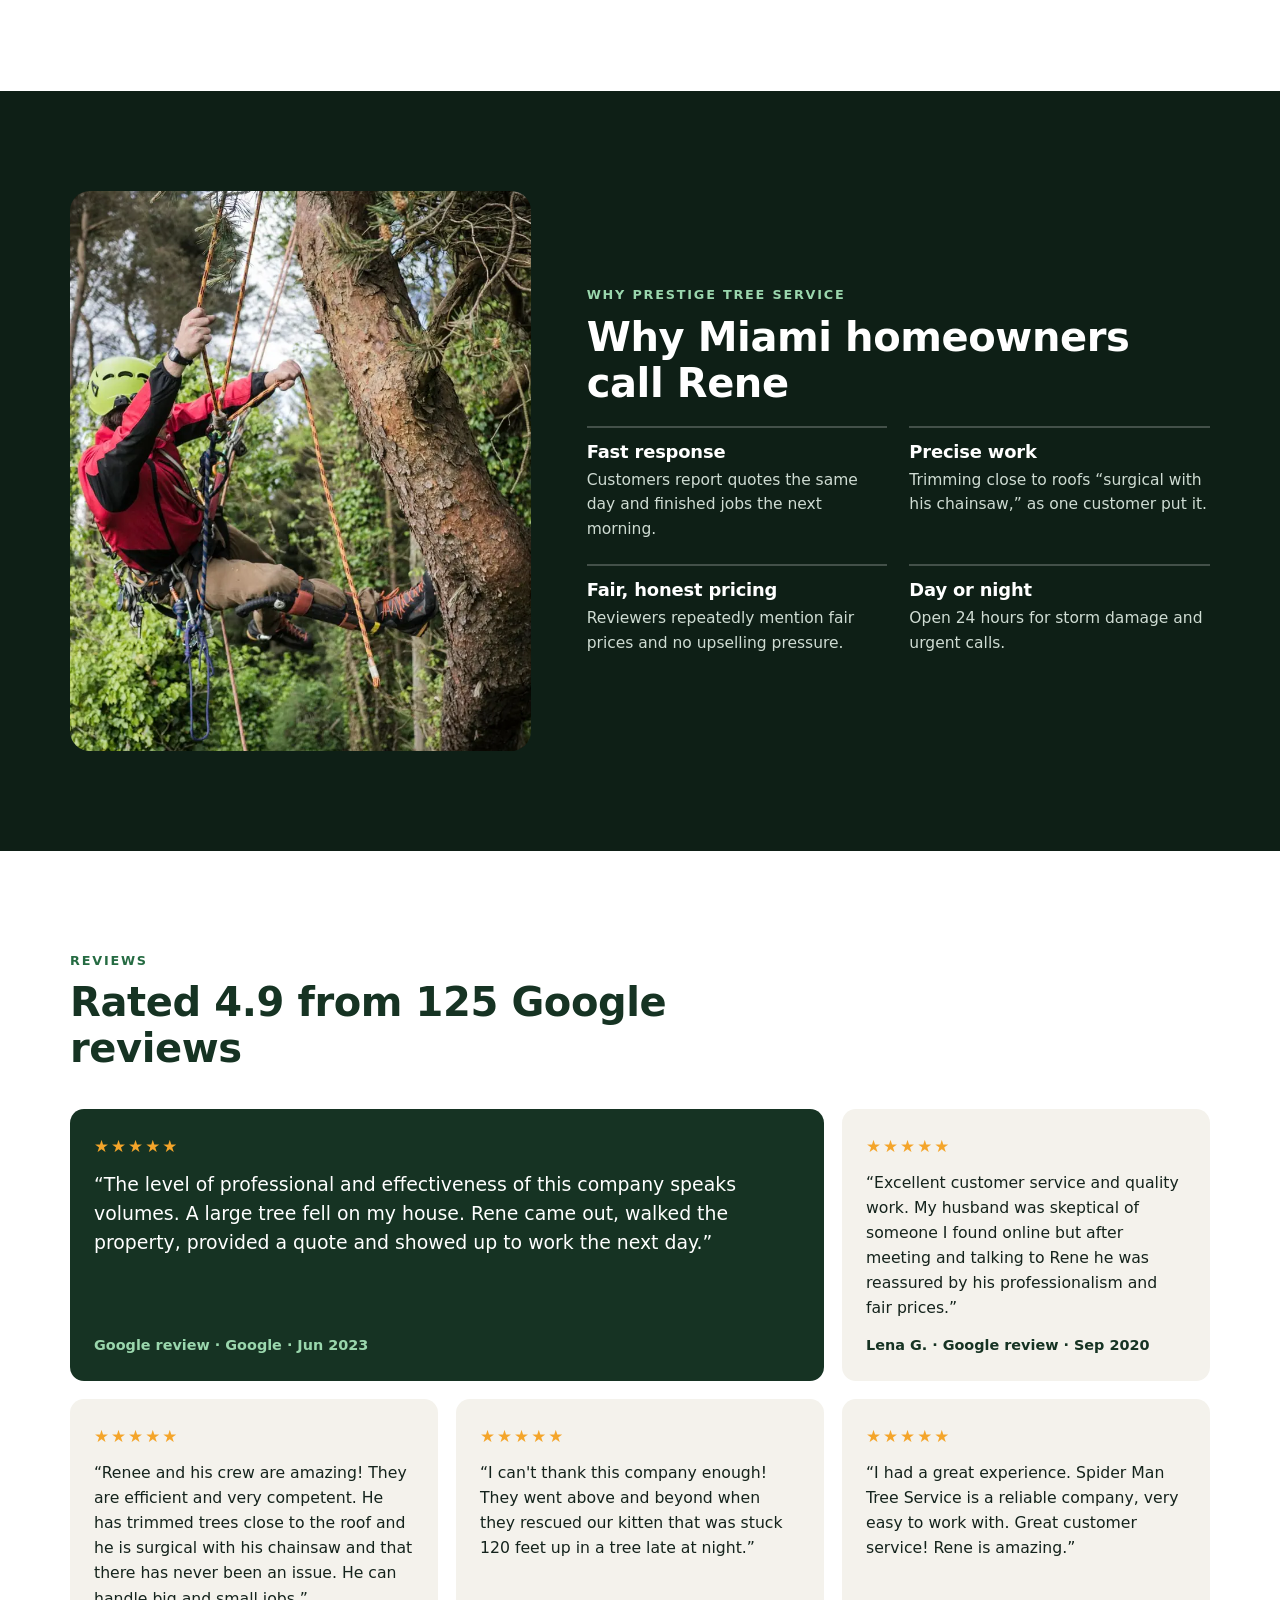
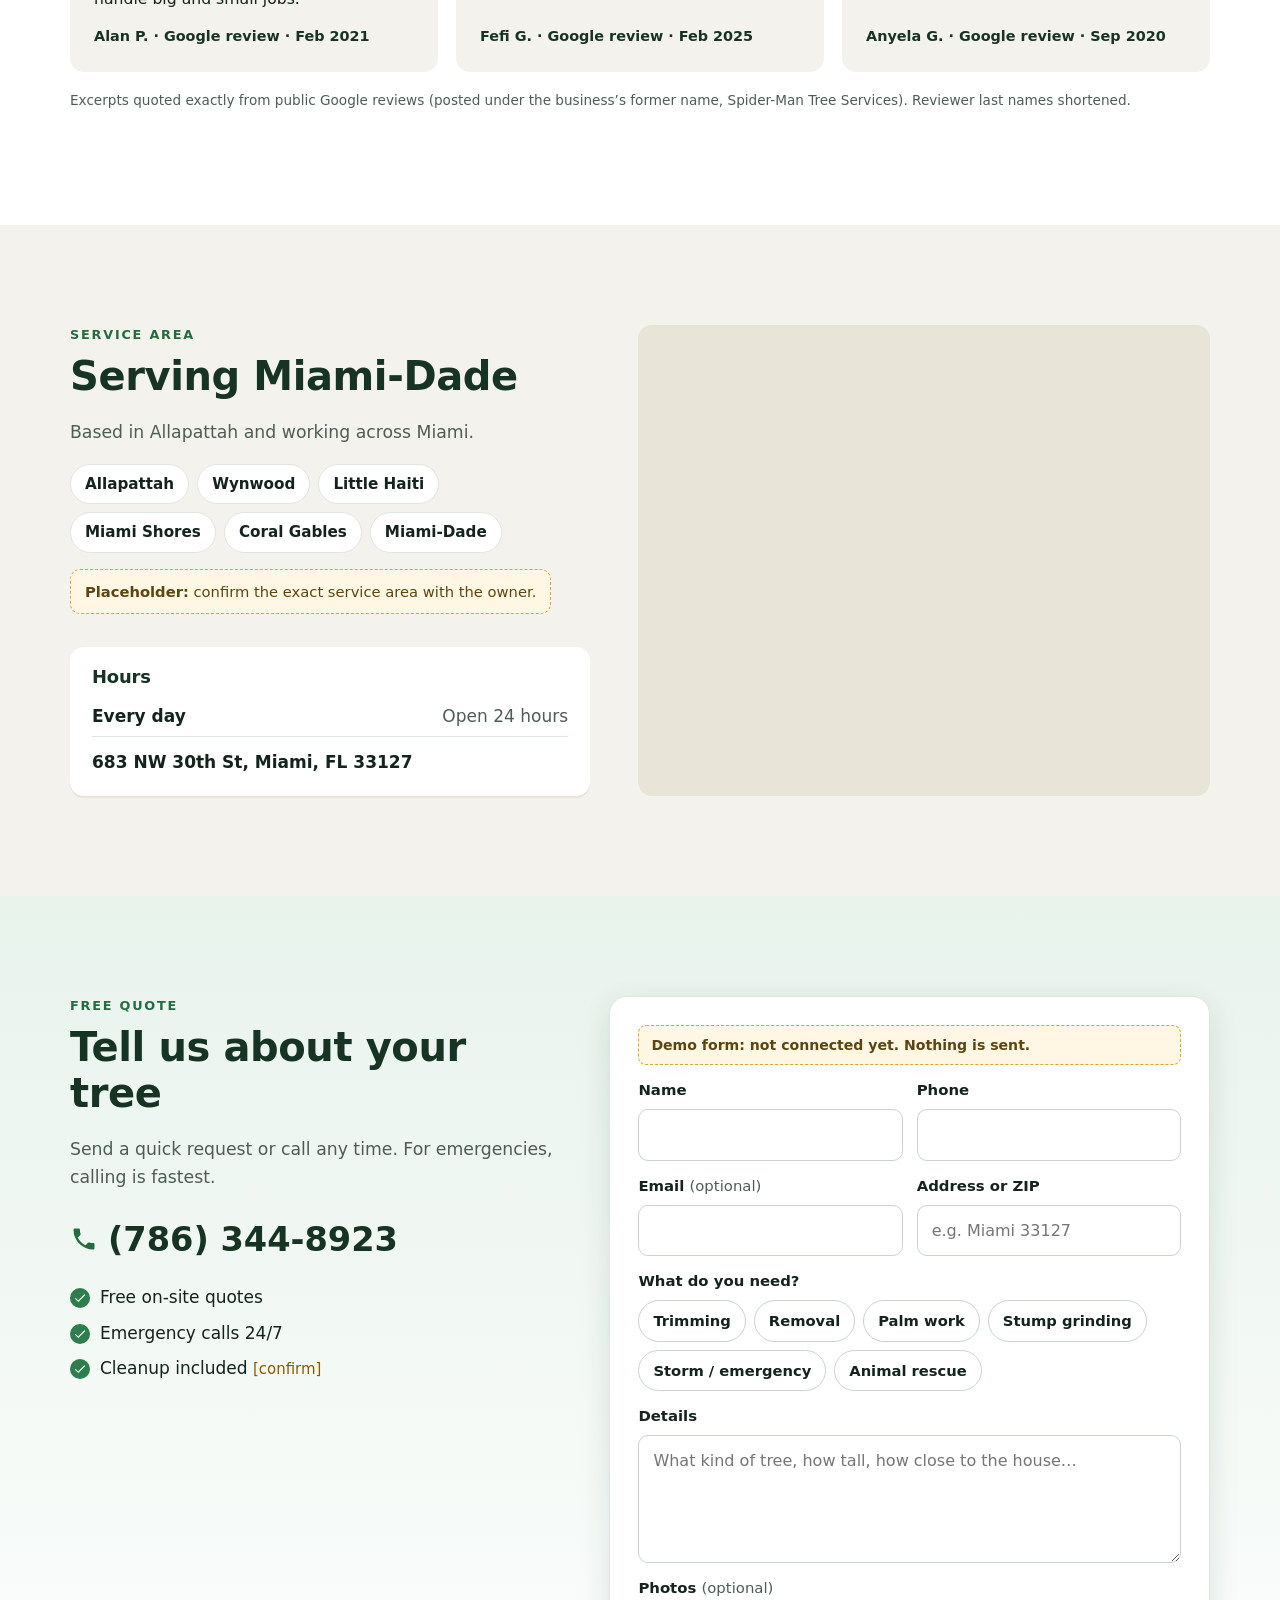
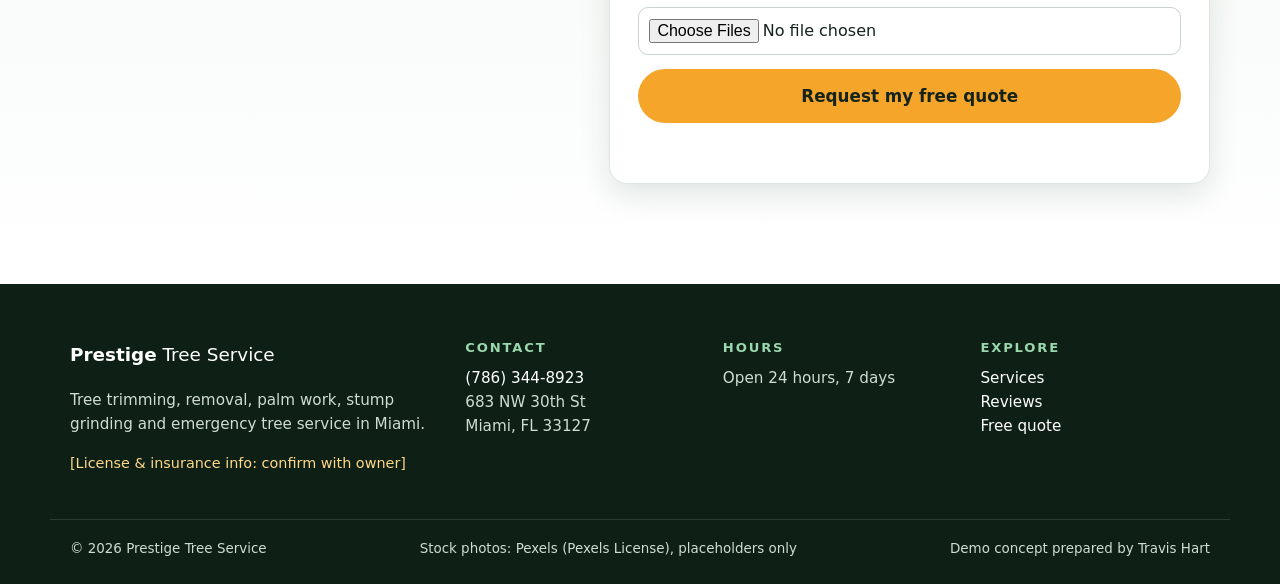
<file: prestige-tree-mia/index.html>
<!doctype html>
<html lang="en">
<head>
<meta charset="utf-8">
<meta name="viewport" content="width=device-width, initial-scale=1">
<title>Prestige Tree Service | Tree Trimming, Removal &amp; Palm Work in Miami | Open 24 Hours</title>
<meta name="description" content="Tree trimming, tree and palm removal, palm planting, stump grinding and 24-hour emergency tree service in Miami. Rated 4.9 on Google.">
<meta name="robots" content="noindex, nofollow"><!-- demo concept: keep out of search engines -->
<meta name="theme-color" content="#163323">
<link rel="icon" href="favicon.svg" type="image/svg+xml">
<link rel="preload" as="image" href="img/hero-sm.webp" imagesrcset="img/hero-sm.webp 800w, img/hero.webp 1600w" imagesizes="100vw">
<link rel="stylesheet" href="styles.css">
<script type="application/ld+json">
{
 "@context": "https://schema.org",
 "@type": "HomeAndConstructionBusiness",
 "name": "Prestige Tree Service",
 "telephone": "+1-7863448923",
 "address": {
  "@type": "PostalAddress",
  "streetAddress": "683 NW 30th St",
  "addressLocality": "Miami",
  "addressRegion": "FL",
  "postalCode": "33127",
  "addressCountry": "US"
 },
 "geo": {
  "@type": "GeoCoordinates",
  "latitude": 25.804725,
  "longitude": -80.20684
 },
 "areaServed": [
  "Allapattah",
  "Wynwood",
  "Little Haiti",
  "Miami Shores",
  "Coral Gables",
  "Miami-Dade"
 ],
 "openingHoursSpecification": [
  {
   "@type": "OpeningHoursSpecification",
   "dayOfWeek": [
    "Monday",
    "Tuesday",
    "Wednesday",
    "Thursday",
    "Friday",
    "Saturday",
    "Sunday"
   ],
   "opens": "00:00",
   "closes": "23:59"
  }
 ]
}
</script>
</head>
<body>
<a class="skip" href="#main">Skip to content</a>
<aside class="demo-banner" aria-label="Demo notice">Demo concept prepared by Travis Hart</aside>

<header class="site-header" id="top">
  <div class="wrap header-inner">
    <a class="brand" href="#top" aria-label="Prestige Tree Service, home">
      <img class="brand-mark" src="favicon.svg" alt="" width="42" height="42">
      <span class="brand-text"><strong>Prestige</strong><small>Tree Service</small></span>
    </a>
    <nav class="nav" aria-label="Main">
      <button class="nav-toggle" aria-expanded="false" aria-controls="nav-list"><span class="sr-only">Menu</span><span class="bars" aria-hidden="true"></span></button>
      <ul id="nav-list">
        <li><a href="#services">Services</a></li>
        <li><a href="#projects">Projects</a></li>
        <li><a href="#reviews">Reviews</a></li>
        <li><a href="#area">Service area</a></li>
        <li class="nav-cta-li"><a href="#estimate" class="nav-cta">Free quote</a></li>
      </ul>
    </nav>
    <a class="btn btn-call" href="tel:+17863448923" aria-label="Call Prestige Tree Service at (786) 344-8923"><svg aria-hidden="true" viewBox="0 0 24 24"><path d="M6.6 10.8a15.1 15.1 0 0 0 6.6 6.6l2.2-2.2a1 1 0 0 1 1-.25 11.4 11.4 0 0 0 3.6.57 1 1 0 0 1 1 1V20a1 1 0 0 1-1 1A17 17 0 0 1 3 4a1 1 0 0 1 1-1h3.5a1 1 0 0 1 1 1c0 1.25.2 2.45.57 3.57a1 1 0 0 1-.25 1z"/></svg><span>(786) 344-8923</span></a>
  </div>
</header>

<main id="main">
<section class="hero" aria-labelledby="hero-title">
  <picture class="hero-bg" aria-hidden="true">
    <img src="img/hero-sm.webp" srcset="img/hero-sm.webp 800w, img/hero.webp 1600w" sizes="100vw" alt="" width="1600" height="1067" fetchpriority="high">
  </picture>
  <div class="wrap hero-inner">
    <p class="eyebrow"><span class="dot" aria-hidden="true"></span>Miami · Open 24 hours</p>
    <h1 id="hero-title">Miami tree work done right, often the very next day.</h1>
    <p class="lead">Trimming, removals, palm planting and storm cleanup by Rene and his crew: careful around roofs and houses, fairly priced, and cleaned up when the job is done.</p>
    <div class="cta-row">
      <a class="btn btn-primary btn-lg" href="#estimate">Get a free quote</a>
      <a class="btn btn-light btn-lg" href="tel:+17863448923"><svg aria-hidden="true" viewBox="0 0 24 24"><path d="M6.6 10.8a15.1 15.1 0 0 0 6.6 6.6l2.2-2.2a1 1 0 0 1 1-.25 11.4 11.4 0 0 0 3.6.57 1 1 0 0 1 1 1V20a1 1 0 0 1-1 1A17 17 0 0 1 3 4a1 1 0 0 1 1-1h3.5a1 1 0 0 1 1 1c0 1.25.2 2.45.57 3.57a1 1 0 0 1-.25 1z"/></svg>Call (786) 344-8923</a>
    </div>
    <div class="hero-rating" aria-label="Rated 4.9 out of 5 on Google">
      <span class="stars" aria-hidden="true">★★★★★</span>
      <span><strong>4.9</strong> on Google (125 reviews) · “Rene is amazing.” <em class="by">Anyela G.</em></span>
    </div>
    <p class="formerly">Formerly Spider-Man Tree Services · same owner Rene, same 4.9★ reviews</p>
  </div>
</section>

<section class="trust" aria-label="Why customers trust Prestige Tree Service">
  <div class="wrap trust-grid"><div class="trust-item"><strong>4.9 ★</strong><span>125 Google reviews</span></div><div class="trust-item"><strong>Open 24 hours</strong><span>Storm &amp; emergency calls</span></div><div class="trust-item"><strong>Owner on the job</strong><span>Rene walks every property</span></div><div class="trust-item"><strong>License info</strong><span class="ph">[confirm licensed &amp; insured with owner]</span></div></div>
</section>

<section class="section" id="services" aria-labelledby="services-title">
  <div class="wrap">
    <div class="section-head">
      <p class="kicker">Services</p>
      <h2 id="services-title">Tree services for Miami homes</h2>
      <p class="section-lead">From one overgrown tree to a full yard of palms, Rene quotes on site and gets it done fast.</p>
    </div>
    <div class="services"><article class="svc"><div class="svc-ic" aria-hidden="true"><svg viewBox="0 0 24 24"><path d="M12 2C8 2 5 5 5 9c0 3 2 5.5 5 6.5V22h4v-6.5c3-1 5-3.5 5-6.5 0-4-3-7-7-7z"/></svg></div><h3>Tree trimming &amp; pruning</h3><p>Careful trimming close to roofs, wires and driveways, for big and small jobs.</p></article><article class="svc"><div class="svc-ic" aria-hidden="true"><svg viewBox="0 0 24 24"><path d="M3 6h11v9H3zm11 3h4l3 3v3h-7zM6.5 19a1.5 1.5 0 1 0 0-3 1.5 1.5 0 0 0 0 3zm11 0a1.5 1.5 0 1 0 0-3 1.5 1.5 0 0 0 0 3z"/></svg></div><h3>Tree removal</h3><p>Safe removal of dead, damaged or unwanted trees, including trees in awkward spots.</p></article><article class="svc"><div class="svc-ic" aria-hidden="true"><svg viewBox="0 0 24 24"><path d="M13 2 4 14h7l-1 8 9-12h-7z"/></svg></div><h3>24-hour emergency service</h3><p>A tree on your house or blocking the driveway? Call any time, day or night.</p></article><article class="svc"><div class="svc-ic" aria-hidden="true"><svg viewBox="0 0 24 24"><path d="M11 22v-7.1A6 6 0 0 1 6 9V8h1a6 6 0 0 1 4 1.5V7a5 5 0 0 1 5-5h1v1a5 5 0 0 1-4 4.9V22z"/></svg></div><h3>Palm trimming &amp; planting</h3><p>Palm trimming plus planting of big palm trees with the right equipment.</p></article><article class="svc"><div class="svc-ic" aria-hidden="true"><svg viewBox="0 0 24 24"><path d="M3 13h18v8H3zm2-9h14l2 7H3z"/></svg></div><h3>Stump grinding</h3><p>Grind stumps down so the yard is usable again.</p></article><article class="svc"><div class="svc-ic" aria-hidden="true"><svg viewBox="0 0 24 24"><path d="M12 3 1 12h3v9h6v-6h4v6h6v-9h3z"/></svg></div><h3>Storm cleanup &amp; haul-away</h3><p>Branches, debris and fallen trees cleaned up and hauled off.</p></article><article class="svc"><div class="svc-ic" aria-hidden="true"><svg viewBox="0 0 24 24"><path d="M12 21.4 10.6 20C5.4 15.4 2 12.3 2 8.5 2 5.4 4.4 3 7.5 3c1.7 0 3.4.8 4.5 2.1C13.1 3.8 14.8 3 16.5 3 19.6 3 22 5.4 22 8.5c0 3.8-3.4 6.9-8.6 11.5z"/></svg></div><h3>Animal rescue from trees</h3><p>Cats, kittens, even a macaw: rescued from tall trees and roofs.</p></article><article class="svc"><div class="svc-ic" aria-hidden="true"><svg viewBox="0 0 24 24"><path d="M12 2l3 6 6 .9-4.5 4.3 1 6.3L12 16.6 6.5 19.5l1-6.3L3 8.9 9 8z"/></svg></div><h3>Free on-site quotes</h3><p>Rene comes out, walks the property and explains exactly what he’ll do.</p></article></div>
  </div>
</section>

<section class="section section-sand" id="process" aria-labelledby="process-title">
  <div class="wrap process-grid">
    <div>
      <p class="kicker">How it works</p>
      <h2 id="process-title">Quote today, work tomorrow</h2>
      <p class="section-lead">Many customers say the job was done the next day. Here’s how it works.</p>
      <a class="btn btn-primary" href="#estimate">Get a free quote</a>
    </div>
    <ol class="steps"><li><span class="step-n">1</span><div><h3>Call or send a photo</h3><p>Tell us about the tree, palm or emergency.</p></div></li><li><span class="step-n">2</span><div><h3>Rene walks the property</h3><p>He explains exactly what he will do and gives a clear quote.</p></div></li><li><span class="step-n">3</span><div><h3>The crew does the work</h3><p>Fast, careful work, even in tight spots near the house.</p></div></li><li><span class="step-n">4</span><div><h3>Full cleanup</h3><p>Branches and debris are cleaned up and hauled away.</p></div></li></ol>
  </div>
</section>

<section class="section" id="projects" aria-labelledby="projects-title">
  <div class="wrap">
    <div class="section-head">
      <p class="kicker">Project gallery</p>
      <h2 id="projects-title">Recent jobs</h2>
      <p class="ph-note" role="note"><strong>Placeholder:</strong> stock photos for layout only. Replace with real Prestige Tree Service job photos (before &amp; after).</p>
    </div>
    <div class="gallery"><figure class="g g-wide"><img src="img/g1.webp" alt="Stock photo: arborist climbing a palm tree at sunset" loading="lazy"><figcaption>Palm trimming <span>Sample image</span></figcaption></figure><figure class="g g-tall"><img src="img/g2.webp" alt="Stock photo: tree climber working with ropes" loading="lazy"><figcaption>Climbing work <span>Sample image</span></figcaption></figure><figure class="g g-tall"><img src="img/g3.webp" alt="Stock photo: arborist cutting a trunk with a chainsaw" loading="lazy"><figcaption>Tree removal <span>Sample image</span></figcaption></figure><figure class="g g-tall"><img src="img/g4.webp" alt="Stock photo: coconut palms against a blue sky" loading="lazy"><figcaption>Palm care <span>Sample image</span></figcaption></figure></div>
  </div>
</section>

<section class="section section-dark" id="why" aria-labelledby="why-title">
  <div class="wrap why-grid">
    <div class="why-img"><img src="img/why.webp" alt="Stock photo: tree climber with ropes and safety gear" width="800" height="1067" loading="lazy"></div>
    <div>
      <p class="kicker">Why Prestige Tree Service</p>
      <h2 id="why-title">Why Miami homeowners call Rene</h2>
      <ul class="why-list"><li><h3>Fast response</h3><p>Customers report quotes the same day and finished jobs the next morning.</p></li><li><h3>Precise work</h3><p>Trimming close to roofs “surgical with his chainsaw,” as one customer put it.</p></li><li><h3>Fair, honest pricing</h3><p>Reviewers repeatedly mention fair prices and no upselling pressure.</p></li><li><h3>Day or night</h3><p>Open 24 hours for storm damage and urgent calls.</p></li></ul>
    </div>
  </div>
</section>

<section class="section" id="reviews" aria-labelledby="reviews-title">
  <div class="wrap">
    <div class="section-head">
      <p class="kicker">Reviews</p>
      <h2 id="reviews-title">Rated 4.9 from 125 Google reviews</h2>
    </div>
    <div class="reviews"><figure class="review review-feature"><div class="stars" aria-label="5 out of 5 stars">★★★★★</div><blockquote><p>“The level of professional and effectiveness of this company speaks volumes. A large tree fell on my house. Rene came out, walked the property, provided a quote and showed up to work the next day.”</p></blockquote><figcaption>Google review · Google · Jun 2023</figcaption></figure><figure class="review"><div class="stars" aria-label="5 out of 5 stars">★★★★★</div><blockquote><p>“Excellent customer service and quality work. My husband was skeptical of someone I found online but after meeting and talking to Rene he was reassured by his professionalism and fair prices.”</p></blockquote><figcaption>Lena G. · Google review · Sep 2020</figcaption></figure><figure class="review"><div class="stars" aria-label="5 out of 5 stars">★★★★★</div><blockquote><p>“Renee and his crew are amazing! They are efficient and very competent. He has trimmed trees close to the roof and he is surgical with his chainsaw and that there has never been an issue. He can handle big and small jobs.”</p></blockquote><figcaption>Alan P. · Google review · Feb 2021</figcaption></figure><figure class="review"><div class="stars" aria-label="5 out of 5 stars">★★★★★</div><blockquote><p>“I can&#x27;t thank this company enough! They went above and beyond when they rescued our kitten that was stuck 120 feet up in a tree late at night.”</p></blockquote><figcaption>Fefi G. · Google review · Feb 2025</figcaption></figure><figure class="review"><div class="stars" aria-label="5 out of 5 stars">★★★★★</div><blockquote><p>“I had a great experience. Spider Man Tree Service is a reliable company, very easy to work with. Great customer service! Rene is amazing.”</p></blockquote><figcaption>Anyela G. · Google review · Sep 2020</figcaption></figure></div>
    <p class="fine">Excerpts quoted exactly from public Google reviews (posted under the business’s former name, Spider-Man Tree Services). Reviewer last names shortened.</p>
  </div>
</section>

<section class="section section-sand" id="area" aria-labelledby="area-title">
  <div class="wrap area-grid">
    <div>
      <p class="kicker">Service area</p>
      <h2 id="area-title">Serving Miami-Dade</h2>
      <p class="section-lead">Based in Allapattah and working across Miami.</p>
      <ul class="areas"><li>Allapattah</li><li>Wynwood</li><li>Little Haiti</li><li>Miami Shores</li><li>Coral Gables</li><li>Miami-Dade</li></ul>
      <p class="ph-note" role="note"><strong>Placeholder:</strong> confirm the exact service area with the owner.</p>
      <div class="hours-card">
        <h3>Hours</h3>
        <dl class="hours"><div><dt>Every day</dt><dd>Open 24 hours</dd></div></dl>
        <p class="addr">683 NW 30th St, Miami, FL 33127</p>
      </div>
    </div>
    <div class="map">
      <iframe title="Map: Prestige Tree Service, 683 NW 30th St, Miami, FL" src="https://maps.google.com/maps?q=Prestige%20Tree%20Service%2C%20683%20NW%2030th%20St%2C%20Miami%2C%20FL%2033127&amp;z=12&amp;output=embed" loading="lazy" referrerpolicy="no-referrer-when-downgrade"></iframe>
    </div>
  </div>
</section>

<section class="section section-estimate" id="estimate" aria-labelledby="estimate-title">
  <div class="wrap estimate-grid">
    <div class="estimate-copy">
      <p class="kicker">Free quote</p>
      <h2 id="estimate-title">Tell us about your tree</h2>
      <p class="section-lead">Send a quick request or call any time. For emergencies, calling is fastest.</p>
      <a class="big-phone" href="tel:+17863448923"><svg aria-hidden="true" viewBox="0 0 24 24"><path d="M6.6 10.8a15.1 15.1 0 0 0 6.6 6.6l2.2-2.2a1 1 0 0 1 1-.25 11.4 11.4 0 0 0 3.6.57 1 1 0 0 1 1 1V20a1 1 0 0 1-1 1A17 17 0 0 1 3 4a1 1 0 0 1 1-1h3.5a1 1 0 0 1 1 1c0 1.25.2 2.45.57 3.57a1 1 0 0 1-.25 1z"/></svg>(786) 344-8923</a>
      <ul class="checks"><li>Free on-site quotes</li><li>Emergency calls 24/7</li><li>Cleanup included <span class="ph">[confirm]</span></li></ul>
      
    </div>
    <form class="form" id="estimate-form" novalidate>
      <p class="form-flag">Demo form: not connected yet. Nothing is sent.</p>
      <div class="field-row">
        <div class="field"><label for="f-name">Name</label><input id="f-name" name="name" autocomplete="name" required></div>
        <div class="field"><label for="f-phone">Phone</label><input id="f-phone" name="phone" type="tel" autocomplete="tel" inputmode="tel" required></div>
      </div>
      <div class="field-row">
        <div class="field"><label for="f-email">Email <span class="opt">(optional)</span></label><input id="f-email" name="email" type="email" autocomplete="email"></div>
        <div class="field"><label for="f-area">Address or ZIP</label><input id="f-area" name="area" autocomplete="postal-code" placeholder="e.g. Miami 33127"></div>
      </div>
      <fieldset class="field">
        <legend>What do you need?</legend>
        <div class="chips-check"><label><input type="checkbox" name="svc" value="0"><span>Trimming</span></label><label><input type="checkbox" name="svc" value="1"><span>Removal</span></label><label><input type="checkbox" name="svc" value="2"><span>Palm work</span></label><label><input type="checkbox" name="svc" value="3"><span>Stump grinding</span></label><label><input type="checkbox" name="svc" value="4"><span>Storm / emergency</span></label><label><input type="checkbox" name="svc" value="5"><span>Animal rescue</span></label></div>
      </fieldset>
      <div class="field"><label for="f-msg">Details</label><textarea id="f-msg" name="message" rows="4" placeholder="What kind of tree, how tall, how close to the house…"></textarea></div>
      <div class="field"><label for="f-photo">Photos <span class="opt">(optional)</span></label><input id="f-photo" name="photos" type="file" accept="image/*" multiple></div>
      <button class="btn btn-primary btn-lg btn-block" type="submit">Request my free quote</button>
      <p class="form-status" id="form-status" role="status" aria-live="polite"></p>
    </form>
  </div>
</section>
</main>

<footer class="site-footer">
  <div class="wrap footer-grid">
    <div>
      <p class="foot-brand"><strong>Prestige</strong> Tree Service</p>
      <p>Tree trimming, removal, palm work, stump grinding and emergency tree service in Miami.</p>
      <p class="ph-dark">[License &amp; insurance info: confirm with owner]</p>
    </div>
    <div><h2 class="foot-h">Contact</h2><p><a href="tel:+17863448923">(786) 344-8923</a><br>683 NW 30th St<br>Miami, FL 33127</p></div>
    <div><h2 class="foot-h">Hours</h2><p>Open 24 hours, 7 days</p></div>
    <div><h2 class="foot-h">Explore</h2><p><a href="#services">Services</a><br><a href="#reviews">Reviews</a><br><a href="#estimate">Free quote</a></p></div>
  </div>
  <div class="wrap foot-bottom">
    <p>© <span id="year">2026</span> Prestige Tree Service</p>
    <p>Stock photos: Pexels (Pexels License), placeholders only</p>
    <p class="demo-credit">Demo concept prepared by Travis Hart</p>
  </div>
</footer>

<nav class="mobile-bar" aria-label="Quick actions">
  <a href="tel:+17863448923"><svg aria-hidden="true" viewBox="0 0 24 24"><path d="M6.6 10.8a15.1 15.1 0 0 0 6.6 6.6l2.2-2.2a1 1 0 0 1 1-.25 11.4 11.4 0 0 0 3.6.57 1 1 0 0 1 1 1V20a1 1 0 0 1-1 1A17 17 0 0 1 3 4a1 1 0 0 1 1-1h3.5a1 1 0 0 1 1 1c0 1.25.2 2.45.57 3.57a1 1 0 0 1-.25 1z"/></svg>Call now</a>
  <a href="#estimate" class="mb-primary">Free quote</a>
</nav>
<script src="app.js" defer></script>
</body>
</html>
</file>
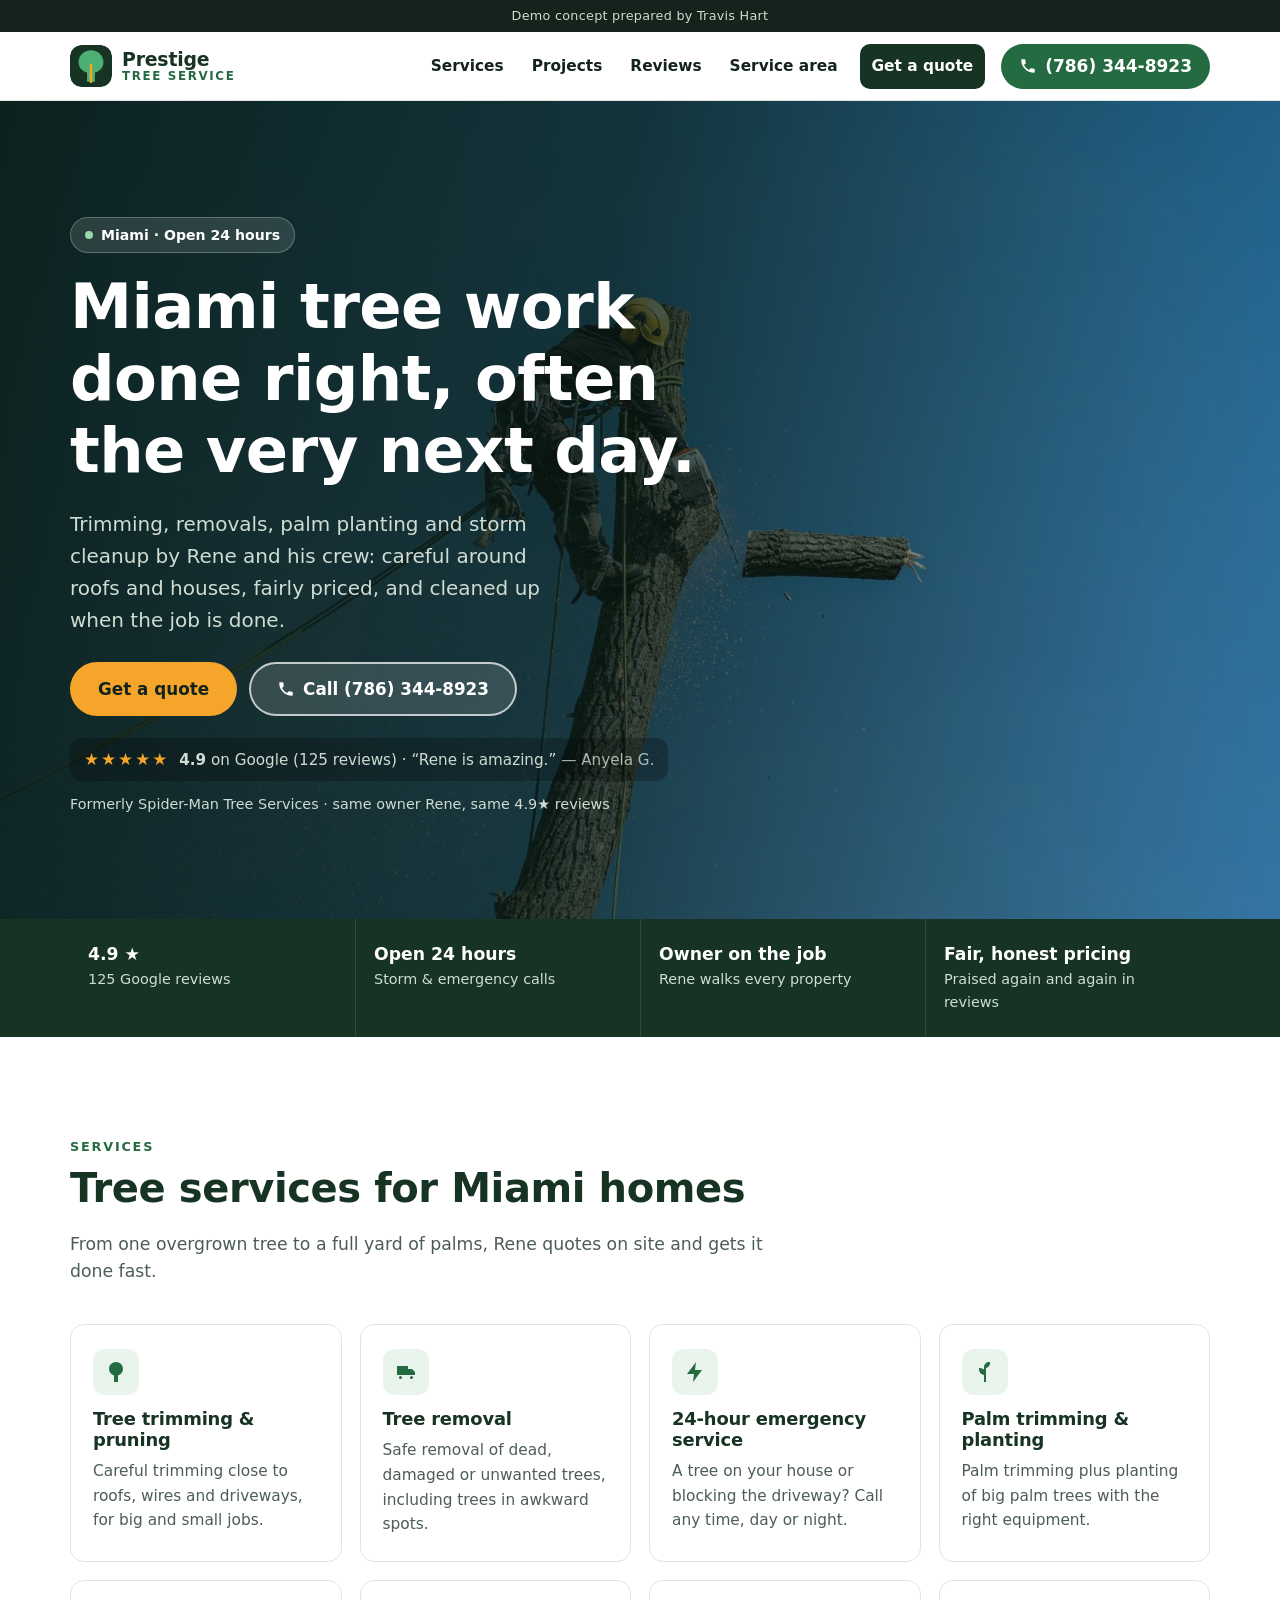
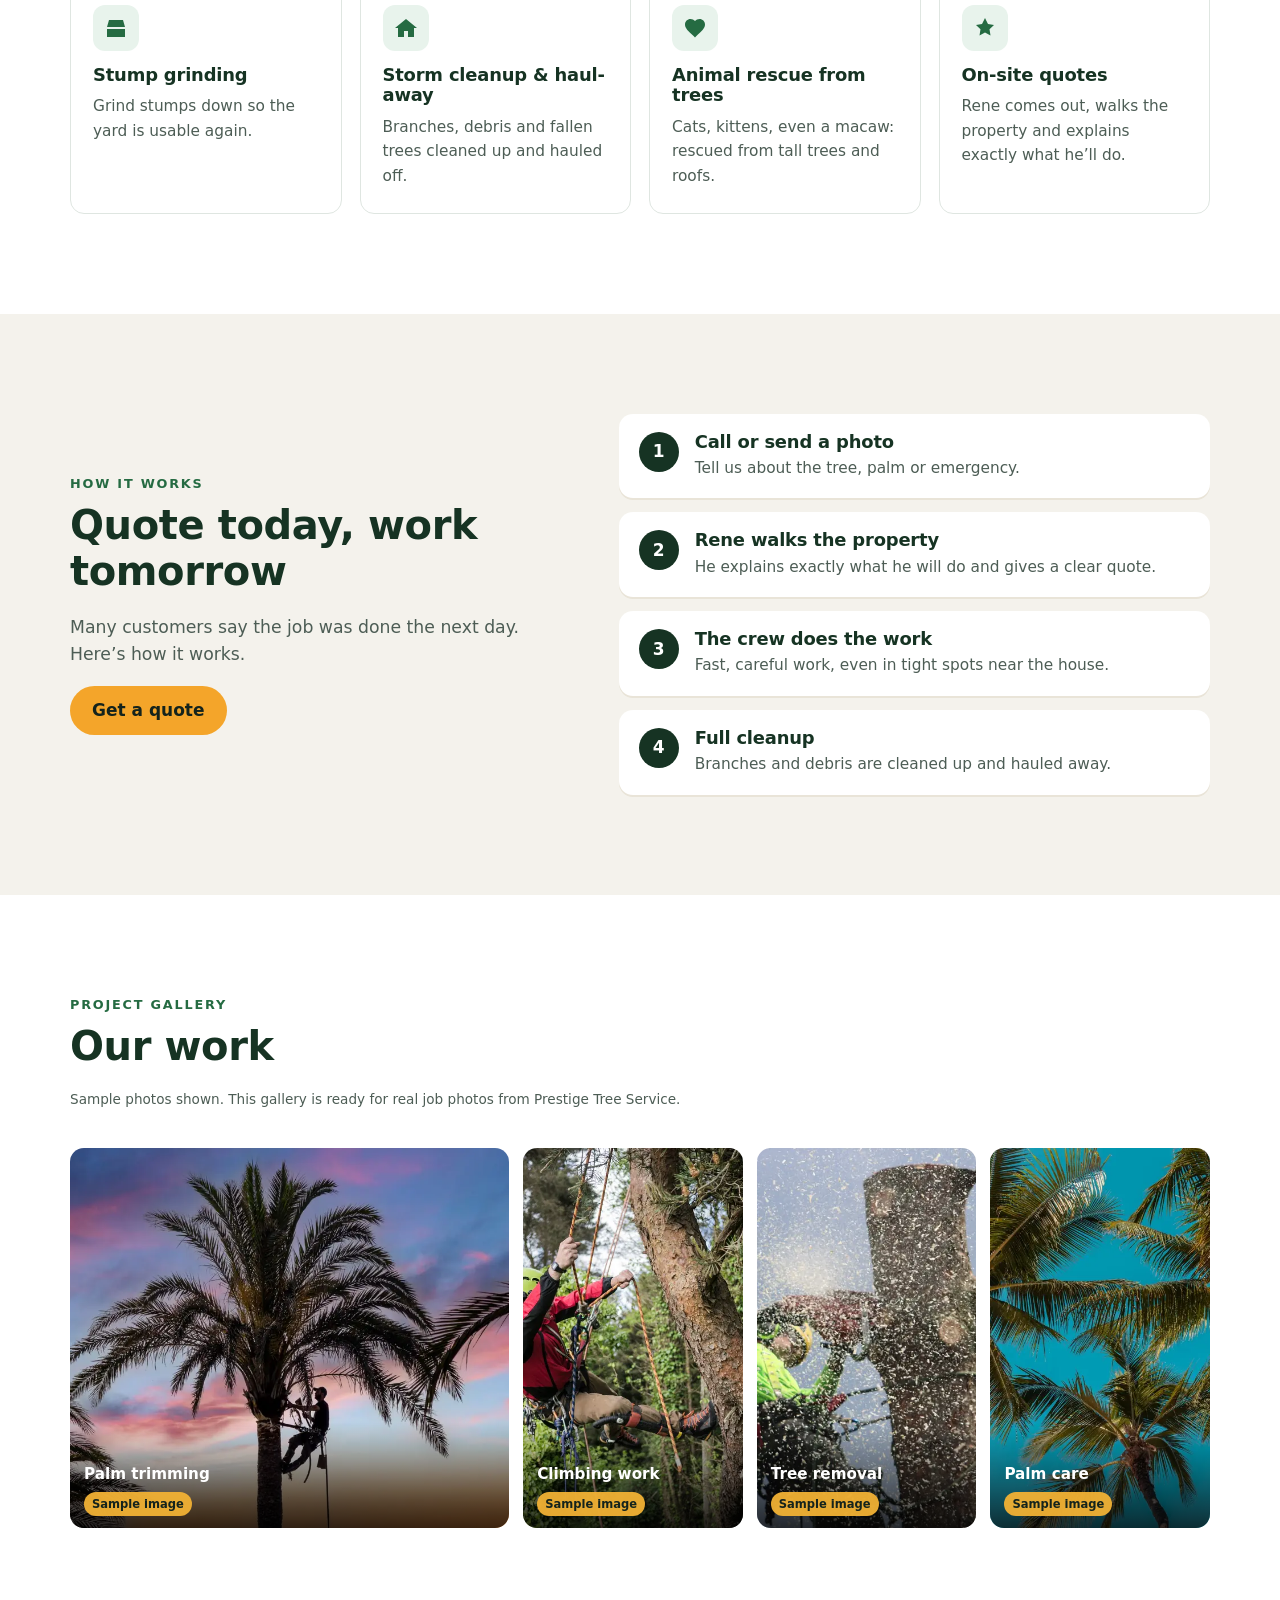
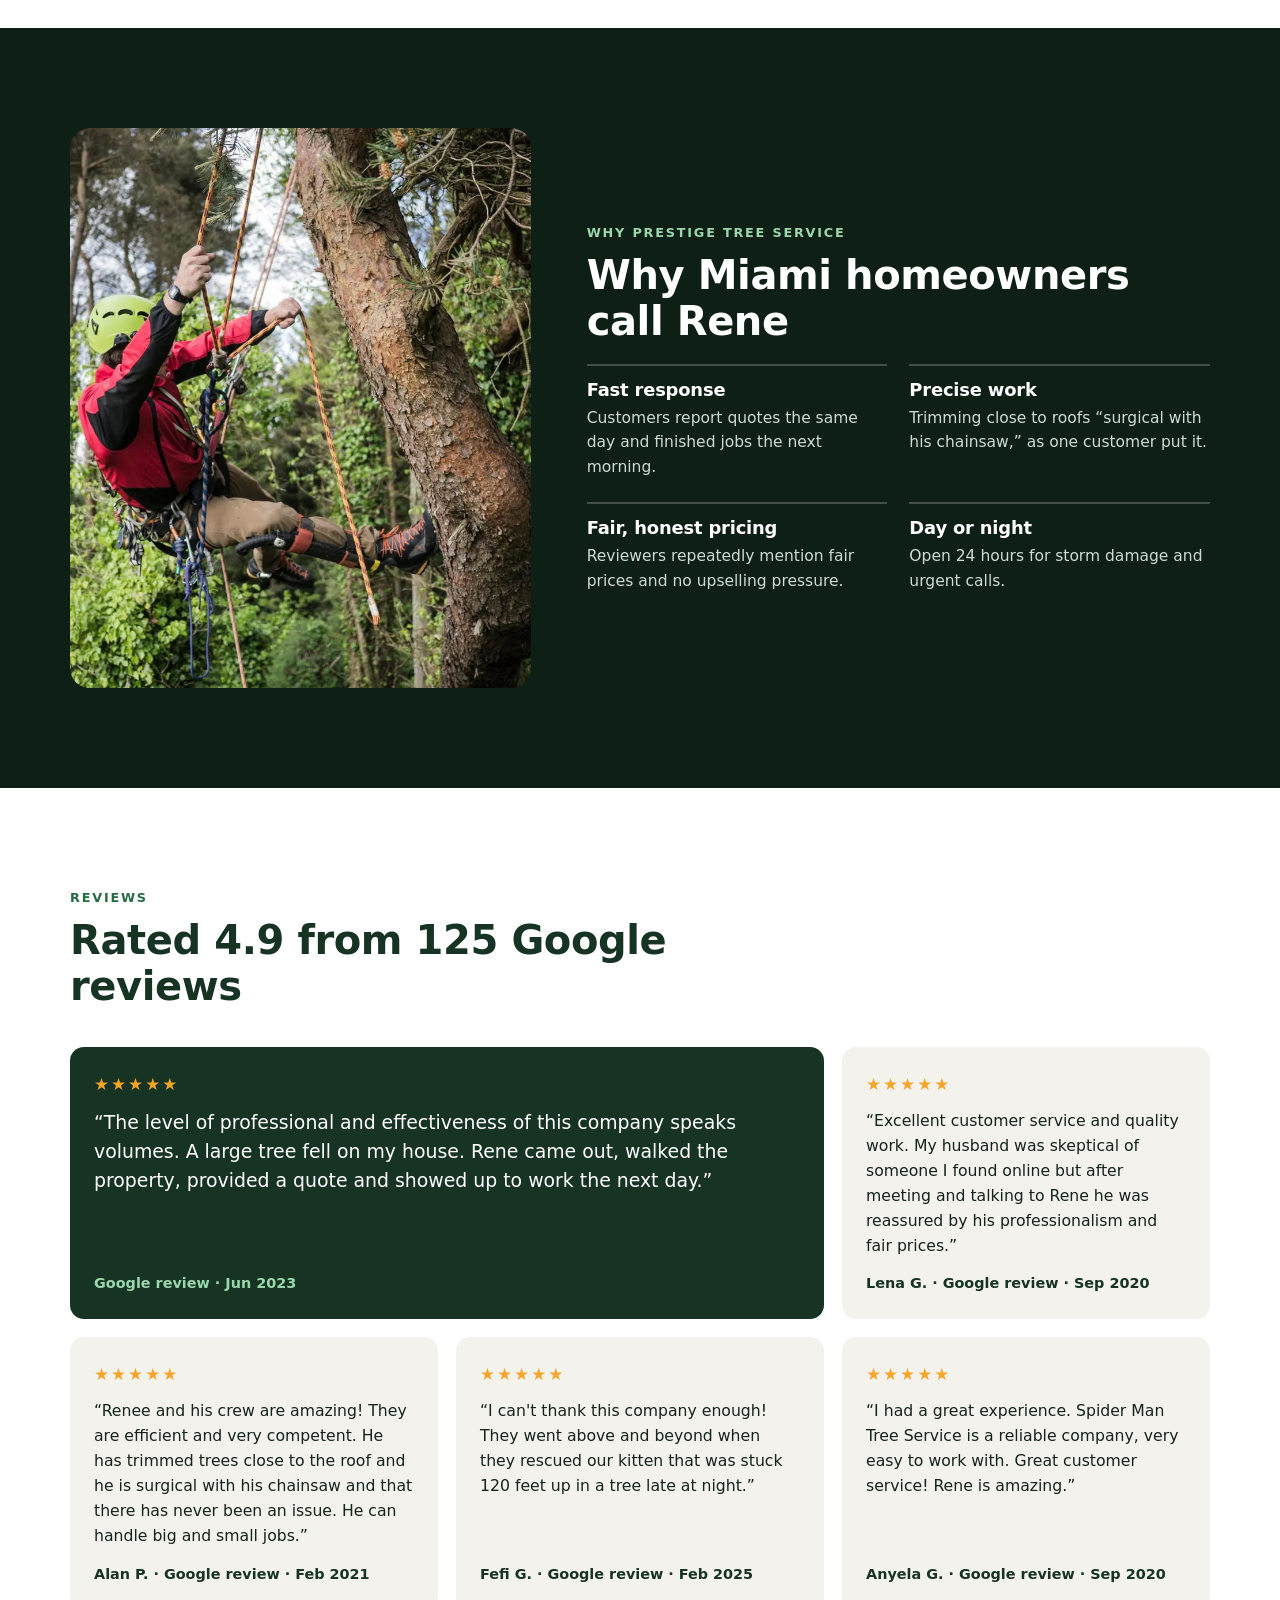
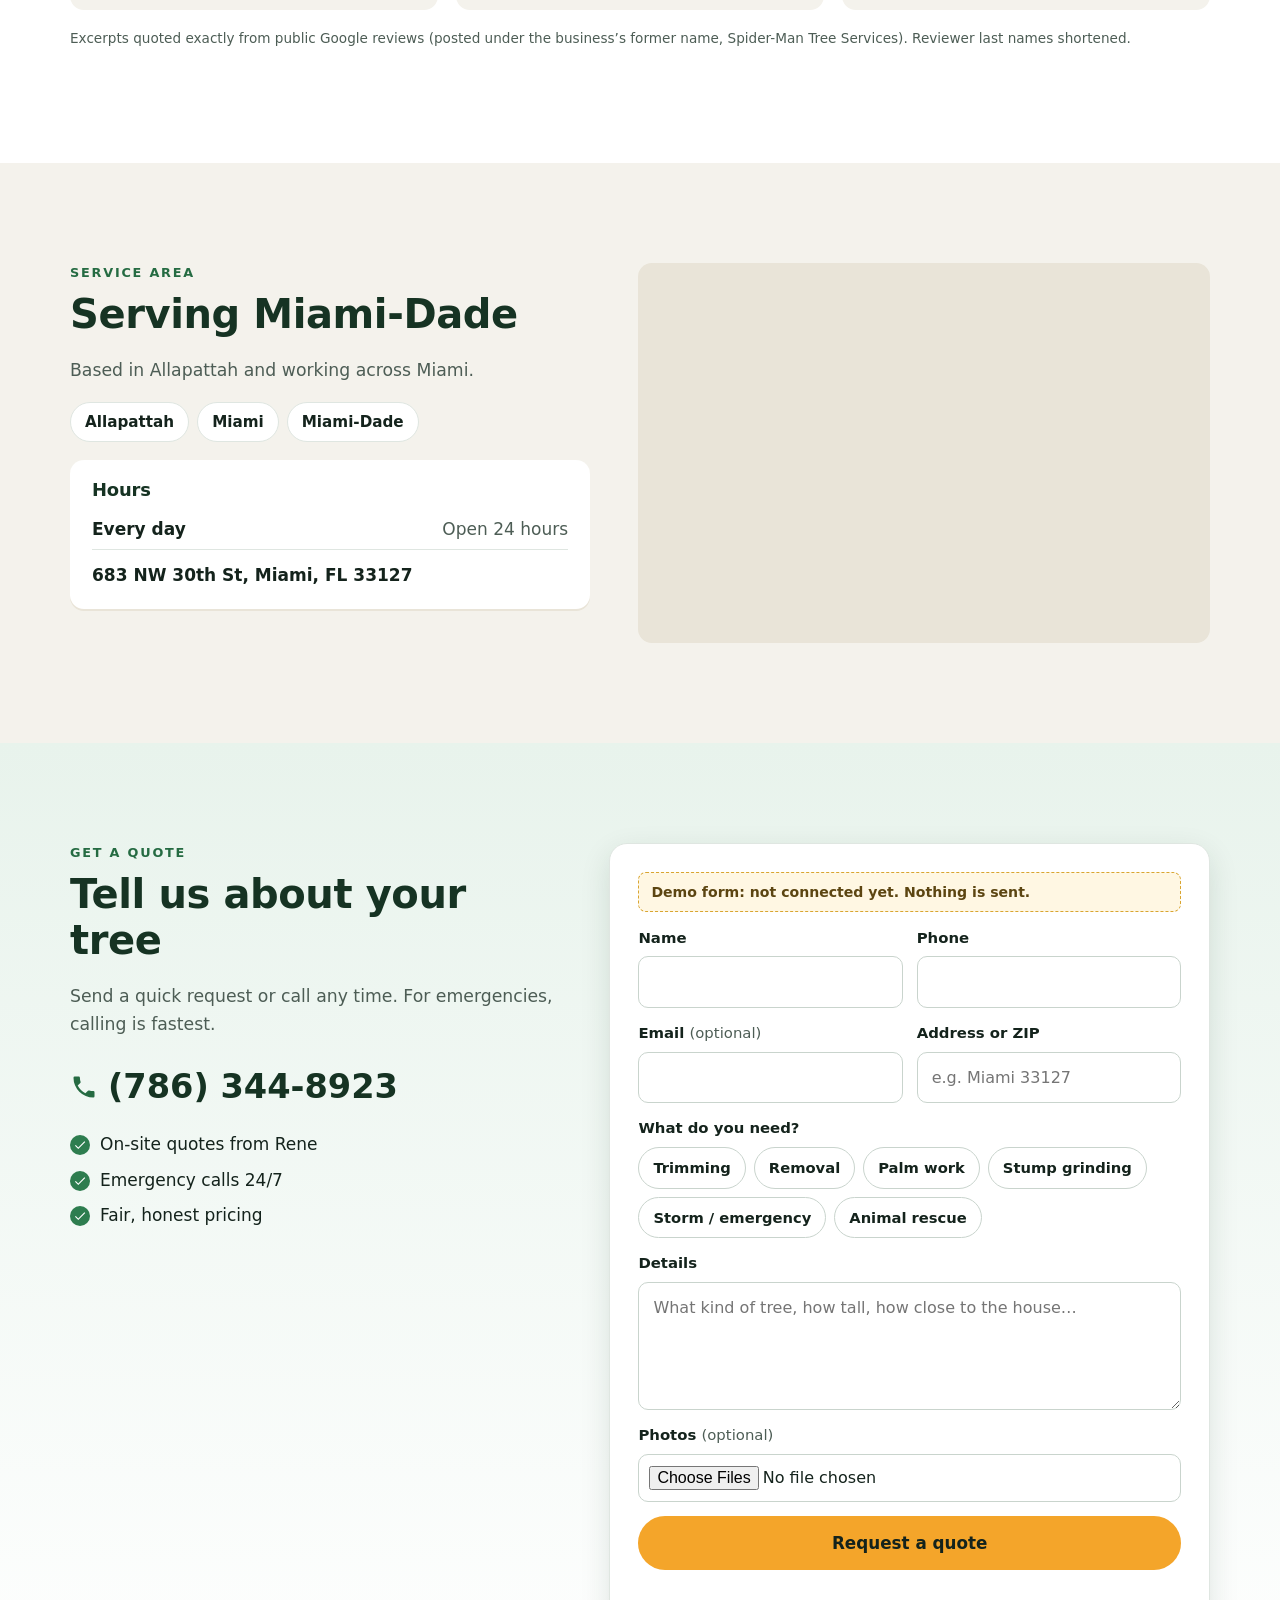
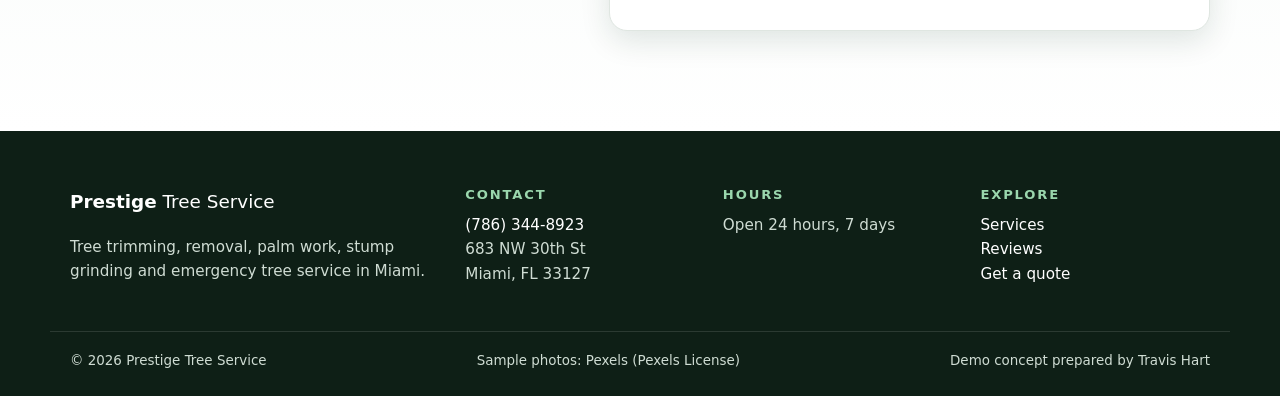
<file: prestige-tree-service/index.html>
<!doctype html>
<html lang="en">
<head>
<meta charset="utf-8">
<meta name="viewport" content="width=device-width, initial-scale=1">
<title>Prestige Tree Service | Tree Trimming, Removal &amp; Palm Work in Miami | Open 24 Hours</title>
<meta name="description" content="Tree trimming, tree and palm removal, palm planting, stump grinding and 24-hour emergency tree service in Miami. Rated 4.9 on Google.">
<meta name="robots" content="noindex, nofollow"><!-- demo concept: keep out of search engines -->
<meta name="theme-color" content="#163323">
<link rel="icon" href="favicon.svg" type="image/svg+xml">
<link rel="preload" as="image" href="img/hero-sm.webp" imagesrcset="img/hero-sm.webp 800w, img/hero.webp 1600w" imagesizes="100vw">
<link rel="stylesheet" href="styles.css">
<script type="application/ld+json">
{
 "@context": "https://schema.org",
 "@type": "HomeAndConstructionBusiness",
 "name": "Prestige Tree Service",
 "telephone": "+1-7863448923",
 "address": {
  "@type": "PostalAddress",
  "streetAddress": "683 NW 30th St",
  "addressLocality": "Miami",
  "addressRegion": "FL",
  "postalCode": "33127",
  "addressCountry": "US"
 },
 "geo": {
  "@type": "GeoCoordinates",
  "latitude": 25.804725,
  "longitude": -80.20684
 },
 "areaServed": [
  "Allapattah",
  "Miami",
  "Miami-Dade"
 ],
 "openingHoursSpecification": [
  {
   "@type": "OpeningHoursSpecification",
   "dayOfWeek": [
    "Monday",
    "Tuesday",
    "Wednesday",
    "Thursday",
    "Friday",
    "Saturday",
    "Sunday"
   ],
   "opens": "00:00",
   "closes": "23:59"
  }
 ]
}
</script>
</head>
<body>
<a class="skip" href="#main">Skip to content</a>
<aside class="demo-banner" aria-label="Demo notice">Demo concept prepared by Travis Hart</aside>

<header class="site-header" id="top">
  <div class="wrap header-inner">
    <a class="brand" href="#top" aria-label="Prestige Tree Service, home">
      <img class="brand-mark" src="favicon.svg" alt="" width="42" height="42">
      <span class="brand-text"><strong>Prestige</strong><small>Tree Service</small></span>
    </a>
    <nav class="nav" aria-label="Main">
      <button class="nav-toggle" aria-expanded="false" aria-controls="nav-list"><span class="sr-only">Menu</span><span class="bars" aria-hidden="true"></span></button>
      <ul id="nav-list">
        <li><a href="#services">Services</a></li>
        <li><a href="#projects">Projects</a></li>
        <li><a href="#reviews">Reviews</a></li>
        <li><a href="#area">Service area</a></li>
        <li class="nav-cta-li"><a href="#estimate" class="nav-cta">Get a quote</a></li>
      </ul>
    </nav>
    <a class="btn btn-call" href="tel:+17863448923" aria-label="Call Prestige Tree Service at (786) 344-8923"><svg aria-hidden="true" viewBox="0 0 24 24"><path d="M6.6 10.8a15.1 15.1 0 0 0 6.6 6.6l2.2-2.2a1 1 0 0 1 1-.25 11.4 11.4 0 0 0 3.6.57 1 1 0 0 1 1 1V20a1 1 0 0 1-1 1A17 17 0 0 1 3 4a1 1 0 0 1 1-1h3.5a1 1 0 0 1 1 1c0 1.25.2 2.45.57 3.57a1 1 0 0 1-.25 1z"/></svg><span>(786) 344-8923</span></a>
  </div>
</header>

<main id="main">
<section class="hero" aria-labelledby="hero-title">
  <picture class="hero-bg" aria-hidden="true">
    <img src="img/hero-sm.webp" srcset="img/hero-sm.webp 800w, img/hero.webp 1600w" sizes="100vw" alt="" width="1600" height="1067" fetchpriority="high">
  </picture>
  <div class="wrap hero-inner">
    <p class="eyebrow"><span class="dot" aria-hidden="true"></span>Miami · Open 24 hours</p>
    <h1 id="hero-title">Miami tree work done right, often the very next day.</h1>
    <p class="lead">Trimming, removals, palm planting and storm cleanup by Rene and his crew: careful around roofs and houses, fairly priced, and cleaned up when the job is done.</p>
    <div class="cta-row">
      <a class="btn btn-primary btn-lg" href="#estimate">Get a quote</a>
      <a class="btn btn-light btn-lg" href="tel:+17863448923"><svg aria-hidden="true" viewBox="0 0 24 24"><path d="M6.6 10.8a15.1 15.1 0 0 0 6.6 6.6l2.2-2.2a1 1 0 0 1 1-.25 11.4 11.4 0 0 0 3.6.57 1 1 0 0 1 1 1V20a1 1 0 0 1-1 1A17 17 0 0 1 3 4a1 1 0 0 1 1-1h3.5a1 1 0 0 1 1 1c0 1.25.2 2.45.57 3.57a1 1 0 0 1-.25 1z"/></svg>Call (786) 344-8923</a>
    </div>
    <div class="hero-rating" aria-label="Rated 4.9 out of 5 on Google">
      <span class="stars" aria-hidden="true">★★★★★</span>
      <span><strong>4.9</strong> on Google (125 reviews) · “Rene is amazing.” <em class="by">Anyela G.</em></span>
    </div>
    <p class="formerly">Formerly Spider-Man Tree Services · same owner Rene, same 4.9★ reviews</p>
  </div>
</section>

<section class="trust" aria-label="Why customers trust Prestige Tree Service">
  <div class="wrap trust-grid"><div class="trust-item"><strong>4.9 ★</strong><span>125 Google reviews</span></div><div class="trust-item"><strong>Open 24 hours</strong><span>Storm &amp; emergency calls</span></div><div class="trust-item"><strong>Owner on the job</strong><span>Rene walks every property</span></div><div class="trust-item"><strong>Fair, honest pricing</strong><span>Praised again and again in reviews</span></div></div>
</section>

<section class="section" id="services" aria-labelledby="services-title">
  <div class="wrap">
    <div class="section-head">
      <p class="kicker">Services</p>
      <h2 id="services-title">Tree services for Miami homes</h2>
      <p class="section-lead">From one overgrown tree to a full yard of palms, Rene quotes on site and gets it done fast.</p>
    </div>
    <div class="services"><article class="svc"><div class="svc-ic" aria-hidden="true"><svg viewBox="0 0 24 24"><path d="M12 2C8 2 5 5 5 9c0 3 2 5.5 5 6.5V22h4v-6.5c3-1 5-3.5 5-6.5 0-4-3-7-7-7z"/></svg></div><h3>Tree trimming &amp; pruning</h3><p>Careful trimming close to roofs, wires and driveways, for big and small jobs.</p></article><article class="svc"><div class="svc-ic" aria-hidden="true"><svg viewBox="0 0 24 24"><path d="M3 6h11v9H3zm11 3h4l3 3v3h-7zM6.5 19a1.5 1.5 0 1 0 0-3 1.5 1.5 0 0 0 0 3zm11 0a1.5 1.5 0 1 0 0-3 1.5 1.5 0 0 0 0 3z"/></svg></div><h3>Tree removal</h3><p>Safe removal of dead, damaged or unwanted trees, including trees in awkward spots.</p></article><article class="svc"><div class="svc-ic" aria-hidden="true"><svg viewBox="0 0 24 24"><path d="M13 2 4 14h7l-1 8 9-12h-7z"/></svg></div><h3>24-hour emergency service</h3><p>A tree on your house or blocking the driveway? Call any time, day or night.</p></article><article class="svc"><div class="svc-ic" aria-hidden="true"><svg viewBox="0 0 24 24"><path d="M11 22v-7.1A6 6 0 0 1 6 9V8h1a6 6 0 0 1 4 1.5V7a5 5 0 0 1 5-5h1v1a5 5 0 0 1-4 4.9V22z"/></svg></div><h3>Palm trimming &amp; planting</h3><p>Palm trimming plus planting of big palm trees with the right equipment.</p></article><article class="svc"><div class="svc-ic" aria-hidden="true"><svg viewBox="0 0 24 24"><path d="M3 13h18v8H3zm2-9h14l2 7H3z"/></svg></div><h3>Stump grinding</h3><p>Grind stumps down so the yard is usable again.</p></article><article class="svc"><div class="svc-ic" aria-hidden="true"><svg viewBox="0 0 24 24"><path d="M12 3 1 12h3v9h6v-6h4v6h6v-9h3z"/></svg></div><h3>Storm cleanup &amp; haul-away</h3><p>Branches, debris and fallen trees cleaned up and hauled off.</p></article><article class="svc"><div class="svc-ic" aria-hidden="true"><svg viewBox="0 0 24 24"><path d="M12 21.4 10.6 20C5.4 15.4 2 12.3 2 8.5 2 5.4 4.4 3 7.5 3c1.7 0 3.4.8 4.5 2.1C13.1 3.8 14.8 3 16.5 3 19.6 3 22 5.4 22 8.5c0 3.8-3.4 6.9-8.6 11.5z"/></svg></div><h3>Animal rescue from trees</h3><p>Cats, kittens, even a macaw: rescued from tall trees and roofs.</p></article><article class="svc"><div class="svc-ic" aria-hidden="true"><svg viewBox="0 0 24 24"><path d="M12 2l3 6 6 .9-4.5 4.3 1 6.3L12 16.6 6.5 19.5l1-6.3L3 8.9 9 8z"/></svg></div><h3>On-site quotes</h3><p>Rene comes out, walks the property and explains exactly what he’ll do.</p></article></div>
  </div>
</section>

<section class="section section-sand" id="process" aria-labelledby="process-title">
  <div class="wrap process-grid">
    <div>
      <p class="kicker">How it works</p>
      <h2 id="process-title">Quote today, work tomorrow</h2>
      <p class="section-lead">Many customers say the job was done the next day. Here’s how it works.</p>
      <a class="btn btn-primary" href="#estimate">Get a quote</a>
    </div>
    <ol class="steps"><li><span class="step-n">1</span><div><h3>Call or send a photo</h3><p>Tell us about the tree, palm or emergency.</p></div></li><li><span class="step-n">2</span><div><h3>Rene walks the property</h3><p>He explains exactly what he will do and gives a clear quote.</p></div></li><li><span class="step-n">3</span><div><h3>The crew does the work</h3><p>Fast, careful work, even in tight spots near the house.</p></div></li><li><span class="step-n">4</span><div><h3>Full cleanup</h3><p>Branches and debris are cleaned up and hauled away.</p></div></li></ol>
  </div>
</section>

<section class="section" id="projects" aria-labelledby="projects-title">
  <div class="wrap">
    <div class="section-head">
      <p class="kicker">Project gallery</p>
      <h2 id="projects-title">Our work</h2>
      <p class="fine">Sample photos shown. This gallery is ready for real job photos from Prestige Tree Service.</p>
    </div>
    <div class="gallery"><figure class="g g-wide"><img src="img/g1.webp" alt="Stock photo: arborist climbing a palm tree at sunset" loading="lazy"><figcaption>Palm trimming <span>Sample image</span></figcaption></figure><figure class="g g-tall"><img src="img/g2.webp" alt="Stock photo: tree climber working with ropes" loading="lazy"><figcaption>Climbing work <span>Sample image</span></figcaption></figure><figure class="g g-tall"><img src="img/g3.webp" alt="Stock photo: arborist cutting a trunk with a chainsaw" loading="lazy"><figcaption>Tree removal <span>Sample image</span></figcaption></figure><figure class="g g-tall"><img src="img/g4.webp" alt="Stock photo: coconut palms against a blue sky" loading="lazy"><figcaption>Palm care <span>Sample image</span></figcaption></figure></div>
  </div>
</section>

<section class="section section-dark" id="why" aria-labelledby="why-title">
  <div class="wrap why-grid">
    <div class="why-img"><img src="img/why.webp" alt="Stock photo: tree climber with ropes and safety gear" width="800" height="1067" loading="lazy"></div>
    <div>
      <p class="kicker">Why Prestige Tree Service</p>
      <h2 id="why-title">Why Miami homeowners call Rene</h2>
      <ul class="why-list"><li><h3>Fast response</h3><p>Customers report quotes the same day and finished jobs the next morning.</p></li><li><h3>Precise work</h3><p>Trimming close to roofs “surgical with his chainsaw,” as one customer put it.</p></li><li><h3>Fair, honest pricing</h3><p>Reviewers repeatedly mention fair prices and no upselling pressure.</p></li><li><h3>Day or night</h3><p>Open 24 hours for storm damage and urgent calls.</p></li></ul>
    </div>
  </div>
</section>

<section class="section" id="reviews" aria-labelledby="reviews-title">
  <div class="wrap">
    <div class="section-head">
      <p class="kicker">Reviews</p>
      <h2 id="reviews-title">Rated 4.9 from 125 Google reviews</h2>
    </div>
    <div class="reviews"><figure class="review review-feature"><div class="stars" aria-label="5 out of 5 stars">★★★★★</div><blockquote><p>“The level of professional and effectiveness of this company speaks volumes. A large tree fell on my house. Rene came out, walked the property, provided a quote and showed up to work the next day.”</p></blockquote><figcaption>Google review · Jun 2023</figcaption></figure><figure class="review"><div class="stars" aria-label="5 out of 5 stars">★★★★★</div><blockquote><p>“Excellent customer service and quality work. My husband was skeptical of someone I found online but after meeting and talking to Rene he was reassured by his professionalism and fair prices.”</p></blockquote><figcaption>Lena G. · Google review · Sep 2020</figcaption></figure><figure class="review"><div class="stars" aria-label="5 out of 5 stars">★★★★★</div><blockquote><p>“Renee and his crew are amazing! They are efficient and very competent. He has trimmed trees close to the roof and he is surgical with his chainsaw and that there has never been an issue. He can handle big and small jobs.”</p></blockquote><figcaption>Alan P. · Google review · Feb 2021</figcaption></figure><figure class="review"><div class="stars" aria-label="5 out of 5 stars">★★★★★</div><blockquote><p>“I can&#x27;t thank this company enough! They went above and beyond when they rescued our kitten that was stuck 120 feet up in a tree late at night.”</p></blockquote><figcaption>Fefi G. · Google review · Feb 2025</figcaption></figure><figure class="review"><div class="stars" aria-label="5 out of 5 stars">★★★★★</div><blockquote><p>“I had a great experience. Spider Man Tree Service is a reliable company, very easy to work with. Great customer service! Rene is amazing.”</p></blockquote><figcaption>Anyela G. · Google review · Sep 2020</figcaption></figure></div>
    <p class="fine">Excerpts quoted exactly from public Google reviews (posted under the business’s former name, Spider-Man Tree Services). Reviewer last names shortened.</p>
  </div>
</section>

<section class="section section-sand" id="area" aria-labelledby="area-title">
  <div class="wrap area-grid">
    <div>
      <p class="kicker">Service area</p>
      <h2 id="area-title">Serving Miami-Dade</h2>
      <p class="section-lead">Based in Allapattah and working across Miami.</p>
      <ul class="areas"><li>Allapattah</li><li>Miami</li><li>Miami-Dade</li></ul>
      <div class="hours-card">
        <h3>Hours</h3>
        <dl class="hours"><div><dt>Every day</dt><dd>Open 24 hours</dd></div></dl>
        <p class="addr">683 NW 30th St, Miami, FL 33127</p>
      </div>
    </div>
    <div class="map">
      <iframe title="Map: Prestige Tree Service, 683 NW 30th St, Miami, FL" src="https://maps.google.com/maps?q=Prestige%20Tree%20Service%2C%20683%20NW%2030th%20St%2C%20Miami%2C%20FL%2033127&amp;z=12&amp;output=embed" loading="lazy" referrerpolicy="no-referrer-when-downgrade"></iframe>
    </div>
  </div>
</section>

<section class="section section-estimate" id="estimate" aria-labelledby="estimate-title">
  <div class="wrap estimate-grid">
    <div class="estimate-copy">
      <p class="kicker">Get a quote</p>
      <h2 id="estimate-title">Tell us about your tree</h2>
      <p class="section-lead">Send a quick request or call any time. For emergencies, calling is fastest.</p>
      <a class="big-phone" href="tel:+17863448923"><svg aria-hidden="true" viewBox="0 0 24 24"><path d="M6.6 10.8a15.1 15.1 0 0 0 6.6 6.6l2.2-2.2a1 1 0 0 1 1-.25 11.4 11.4 0 0 0 3.6.57 1 1 0 0 1 1 1V20a1 1 0 0 1-1 1A17 17 0 0 1 3 4a1 1 0 0 1 1-1h3.5a1 1 0 0 1 1 1c0 1.25.2 2.45.57 3.57a1 1 0 0 1-.25 1z"/></svg>(786) 344-8923</a>
      <ul class="checks"><li>On-site quotes from Rene</li><li>Emergency calls 24/7</li><li>Fair, honest pricing</li></ul>
      
    </div>
    <form class="form" id="estimate-form" novalidate>
      <p class="form-flag">Demo form: not connected yet. Nothing is sent.</p>
      <div class="field-row">
        <div class="field"><label for="f-name">Name</label><input id="f-name" name="name" autocomplete="name" required></div>
        <div class="field"><label for="f-phone">Phone</label><input id="f-phone" name="phone" type="tel" autocomplete="tel" inputmode="tel" required></div>
      </div>
      <div class="field-row">
        <div class="field"><label for="f-email">Email <span class="opt">(optional)</span></label><input id="f-email" name="email" type="email" autocomplete="email"></div>
        <div class="field"><label for="f-area">Address or ZIP</label><input id="f-area" name="area" autocomplete="postal-code" placeholder="e.g. Miami 33127"></div>
      </div>
      <fieldset class="field">
        <legend>What do you need?</legend>
        <div class="chips-check"><label><input type="checkbox" name="svc" value="0"><span>Trimming</span></label><label><input type="checkbox" name="svc" value="1"><span>Removal</span></label><label><input type="checkbox" name="svc" value="2"><span>Palm work</span></label><label><input type="checkbox" name="svc" value="3"><span>Stump grinding</span></label><label><input type="checkbox" name="svc" value="4"><span>Storm / emergency</span></label><label><input type="checkbox" name="svc" value="5"><span>Animal rescue</span></label></div>
      </fieldset>
      <div class="field"><label for="f-msg">Details</label><textarea id="f-msg" name="message" rows="4" placeholder="What kind of tree, how tall, how close to the house…"></textarea></div>
      <div class="field"><label for="f-photo">Photos <span class="opt">(optional)</span></label><input id="f-photo" name="photos" type="file" accept="image/*" multiple></div>
      <button class="btn btn-primary btn-lg btn-block" type="submit">Request a quote</button>
      <p class="form-status" id="form-status" role="status" aria-live="polite"></p>
    </form>
  </div>
</section>
</main>

<footer class="site-footer">
  <div class="wrap footer-grid">
    <div>
      <p class="foot-brand"><strong>Prestige</strong> Tree Service</p>
      <p>Tree trimming, removal, palm work, stump grinding and emergency tree service in Miami.</p>
      
    </div>
    <div><h2 class="foot-h">Contact</h2><p><a href="tel:+17863448923">(786) 344-8923</a><br>683 NW 30th St<br>Miami, FL 33127</p></div>
    <div><h2 class="foot-h">Hours</h2><p>Open 24 hours, 7 days</p></div>
    <div><h2 class="foot-h">Explore</h2><p><a href="#services">Services</a><br><a href="#reviews">Reviews</a><br><a href="#estimate">Get a quote</a></p></div>
  </div>
  <div class="wrap foot-bottom">
    <p>© <span id="year">2026</span> Prestige Tree Service</p>
    <p>Sample photos: Pexels (Pexels License)</p>
    <p class="demo-credit">Demo concept prepared by Travis Hart</p>
  </div>
</footer>

<nav class="mobile-bar" aria-label="Quick actions">
  <a href="tel:+17863448923"><svg aria-hidden="true" viewBox="0 0 24 24"><path d="M6.6 10.8a15.1 15.1 0 0 0 6.6 6.6l2.2-2.2a1 1 0 0 1 1-.25 11.4 11.4 0 0 0 3.6.57 1 1 0 0 1 1 1V20a1 1 0 0 1-1 1A17 17 0 0 1 3 4a1 1 0 0 1 1-1h3.5a1 1 0 0 1 1 1c0 1.25.2 2.45.57 3.57a1 1 0 0 1-.25 1z"/></svg>Call now</a>
  <a href="#estimate" class="mb-primary">Get a quote</a>
</nav>
<script src="app.js" defer></script>
</body>
</html>
</file>
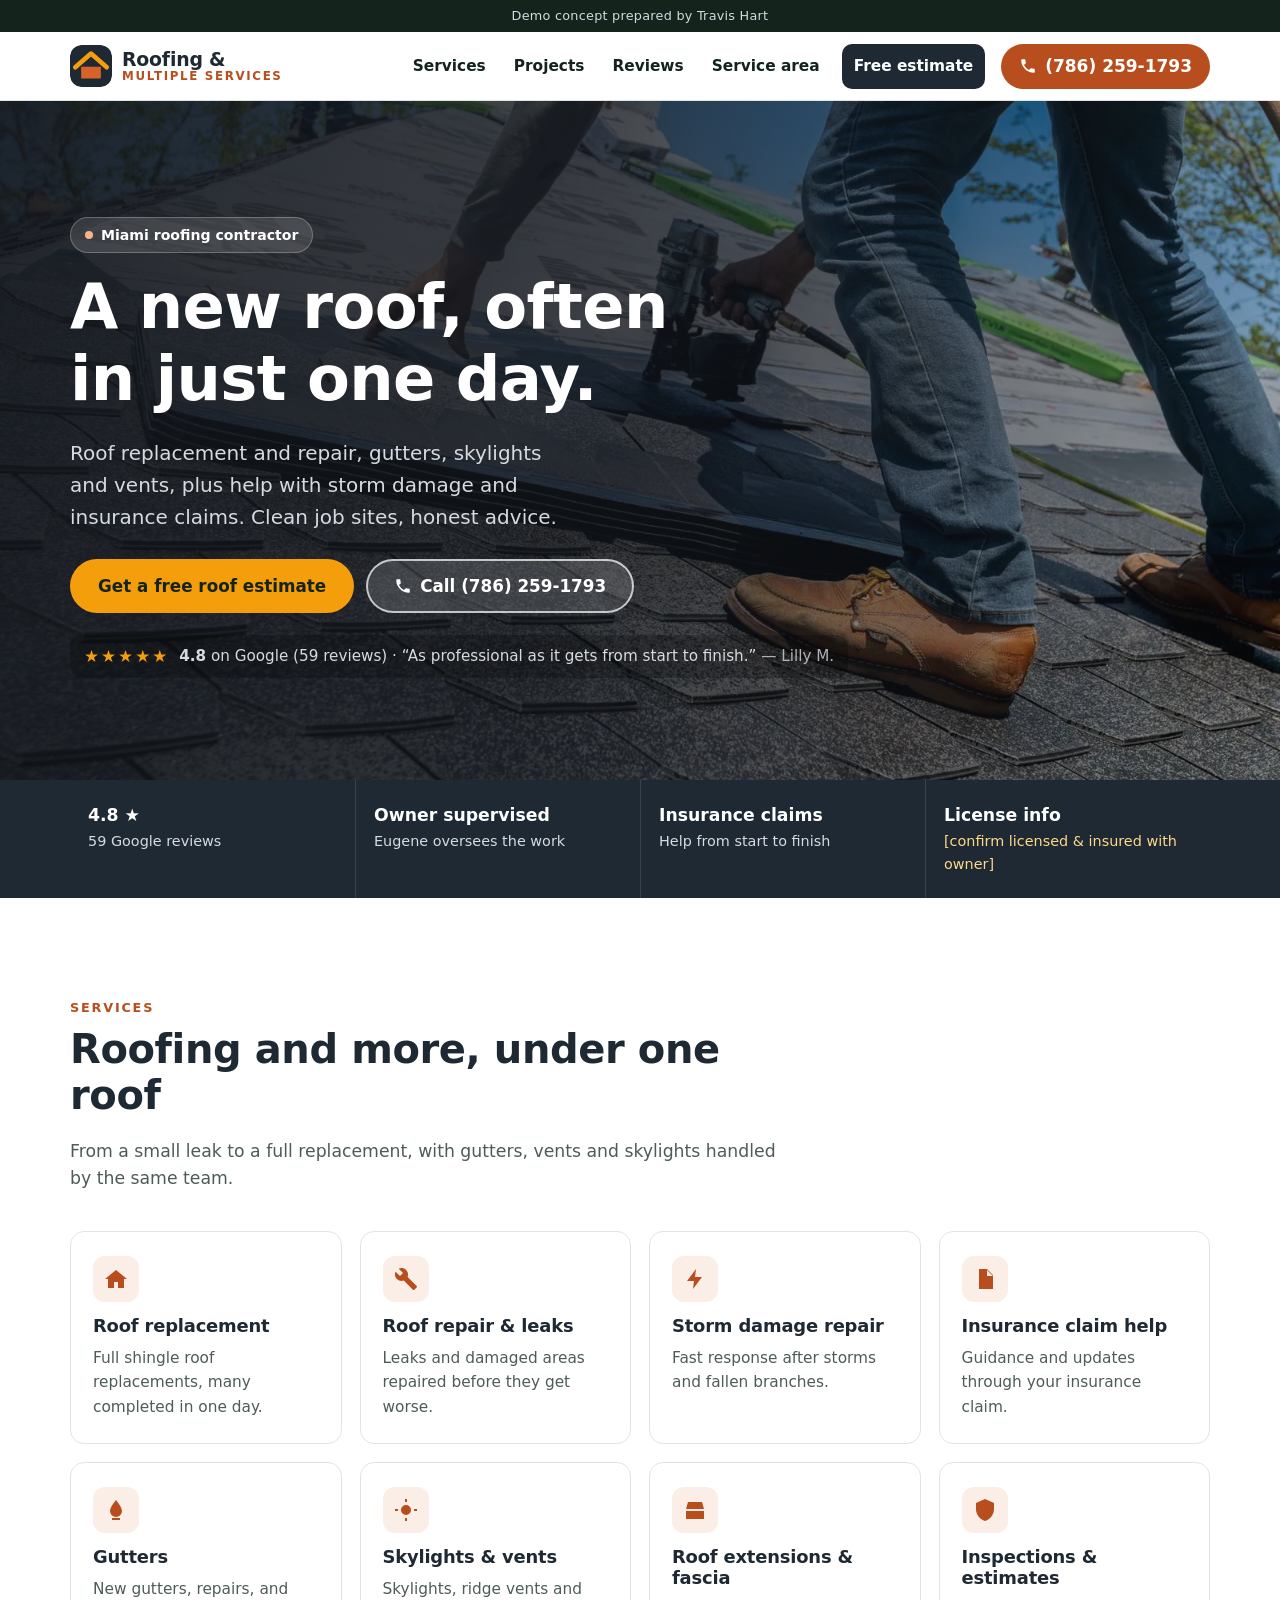
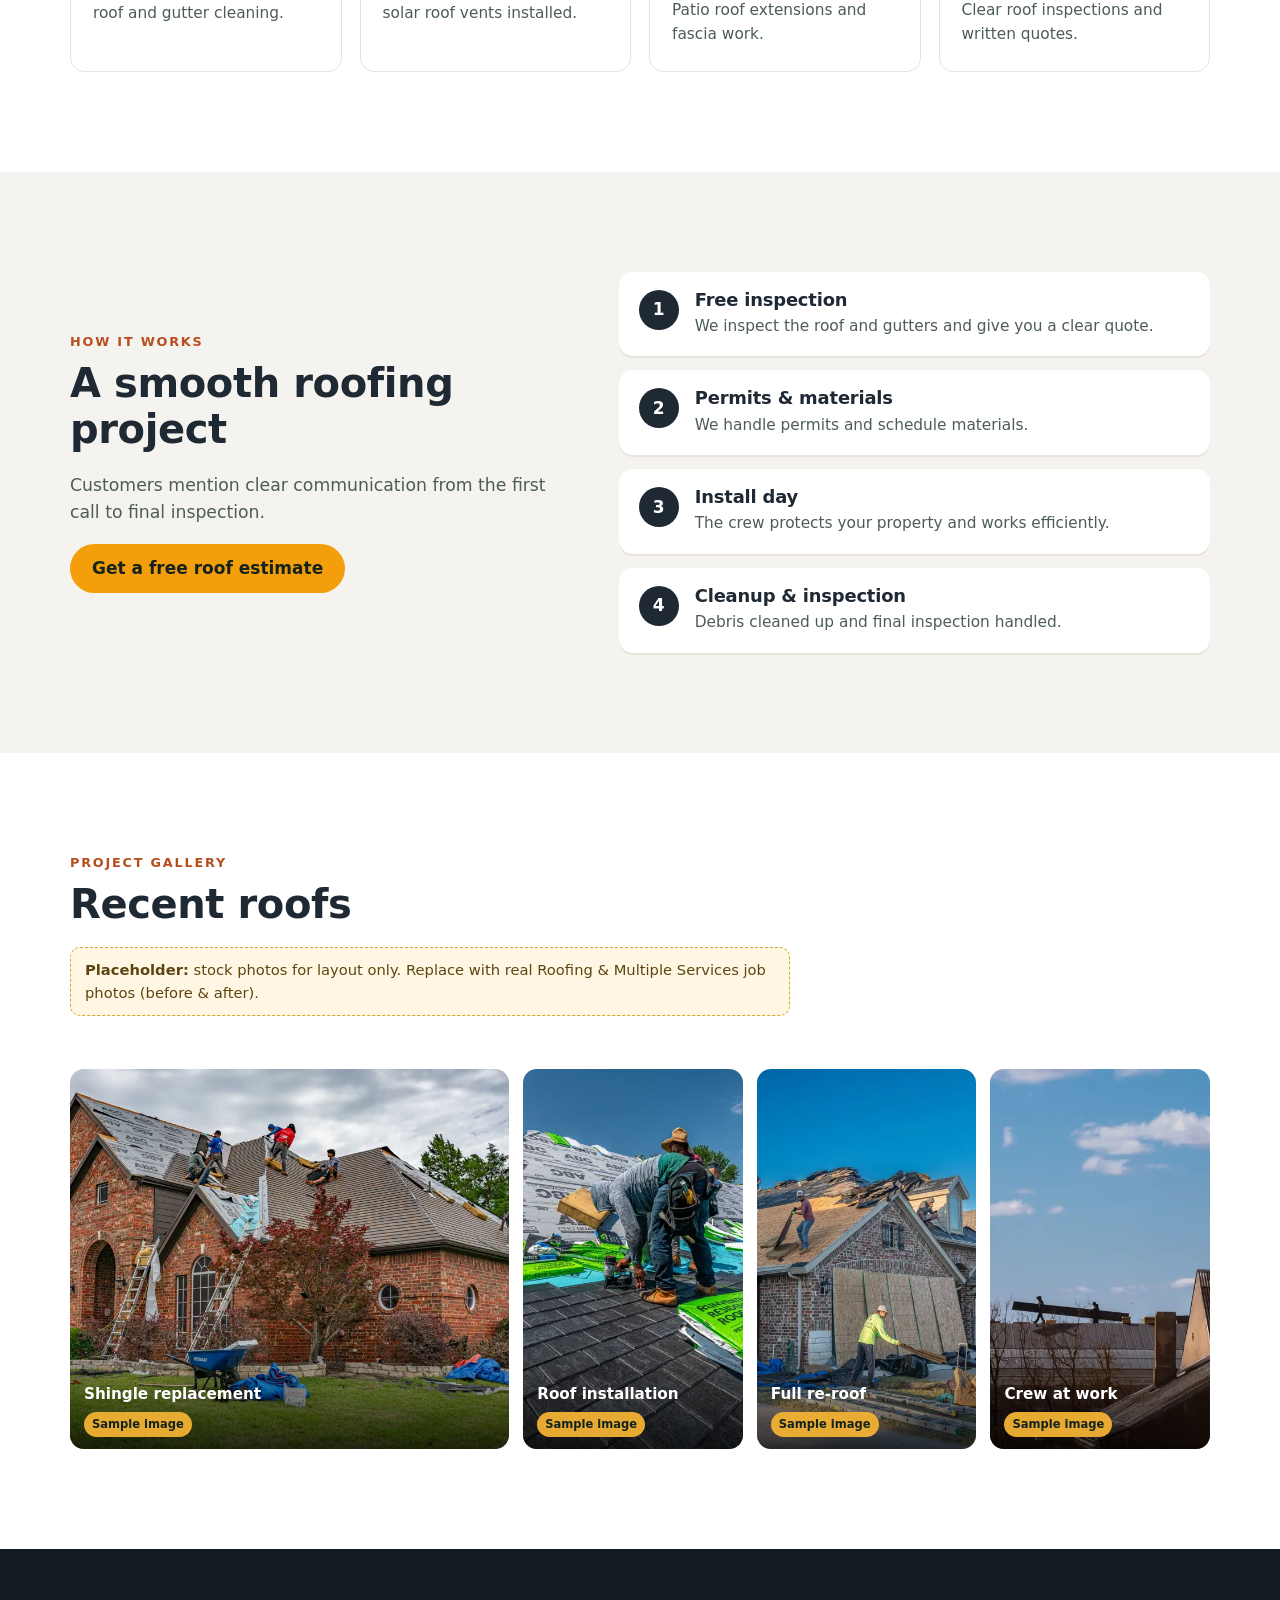
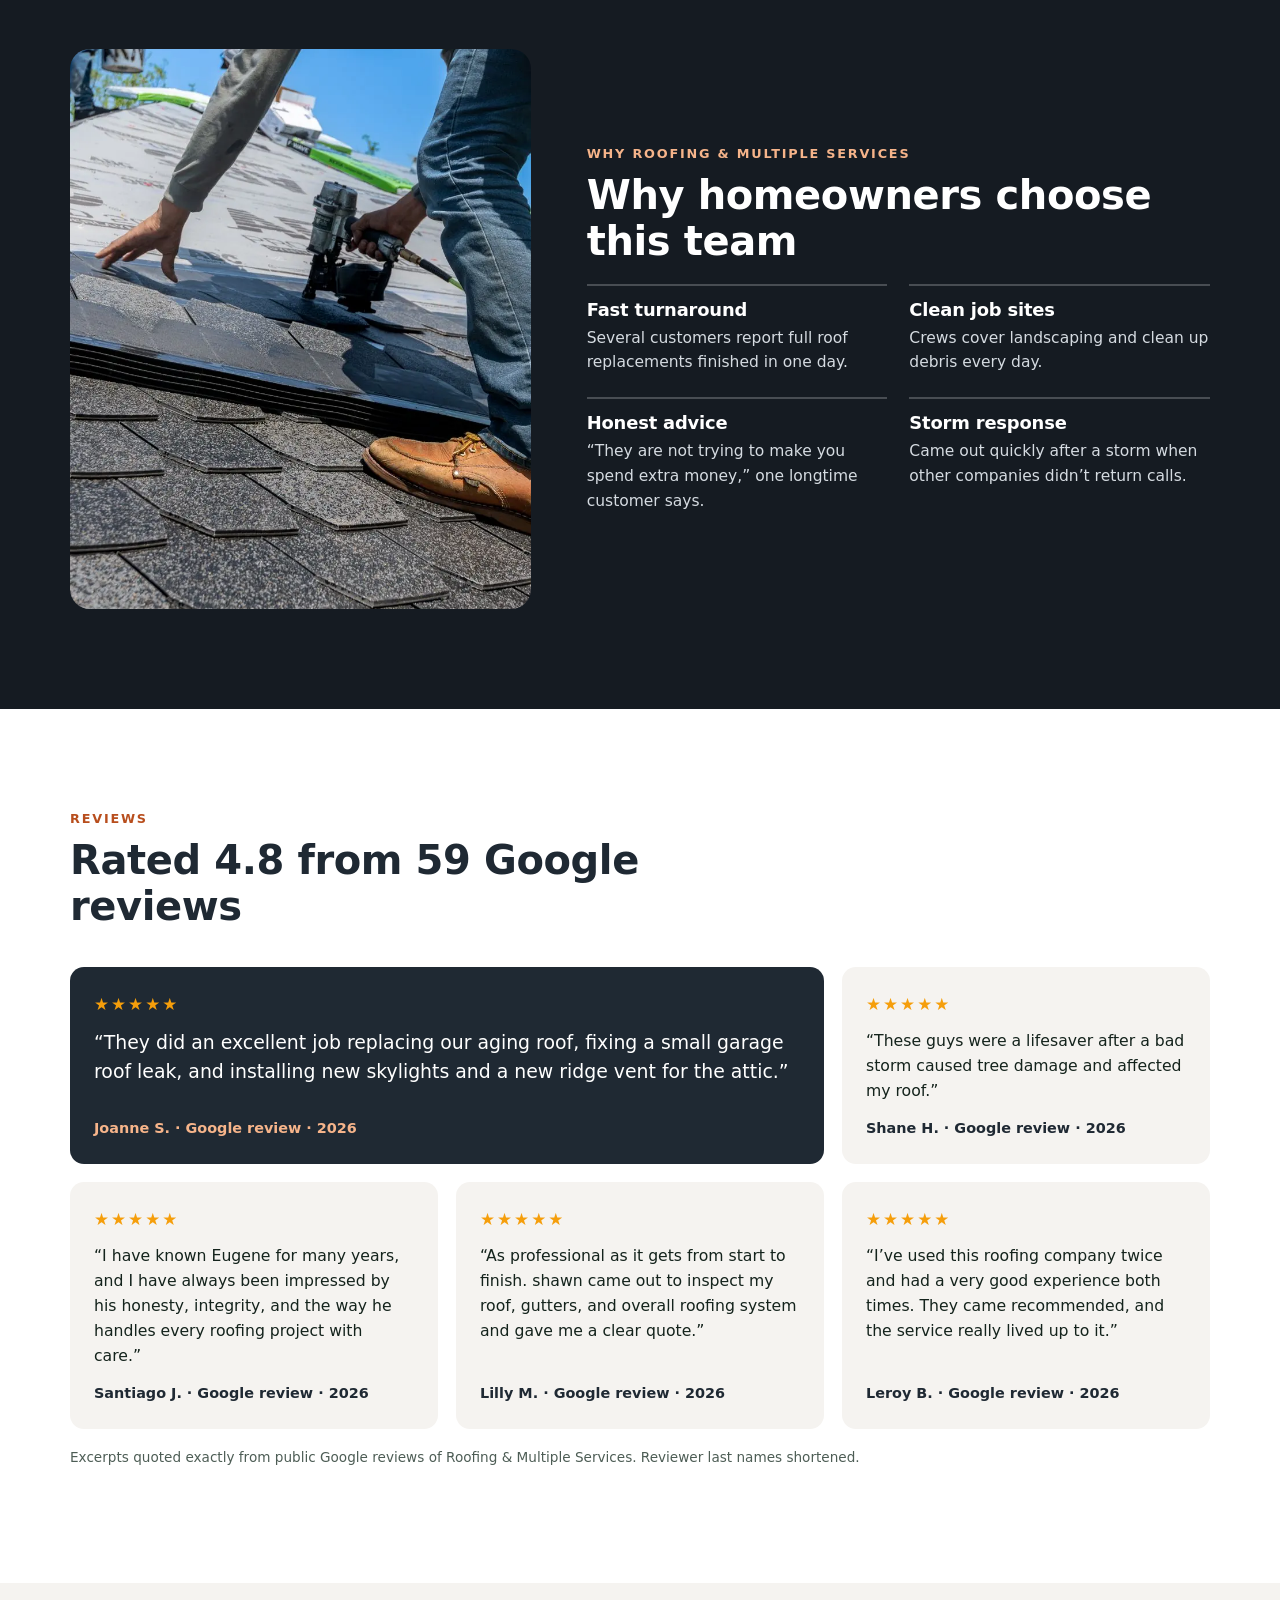
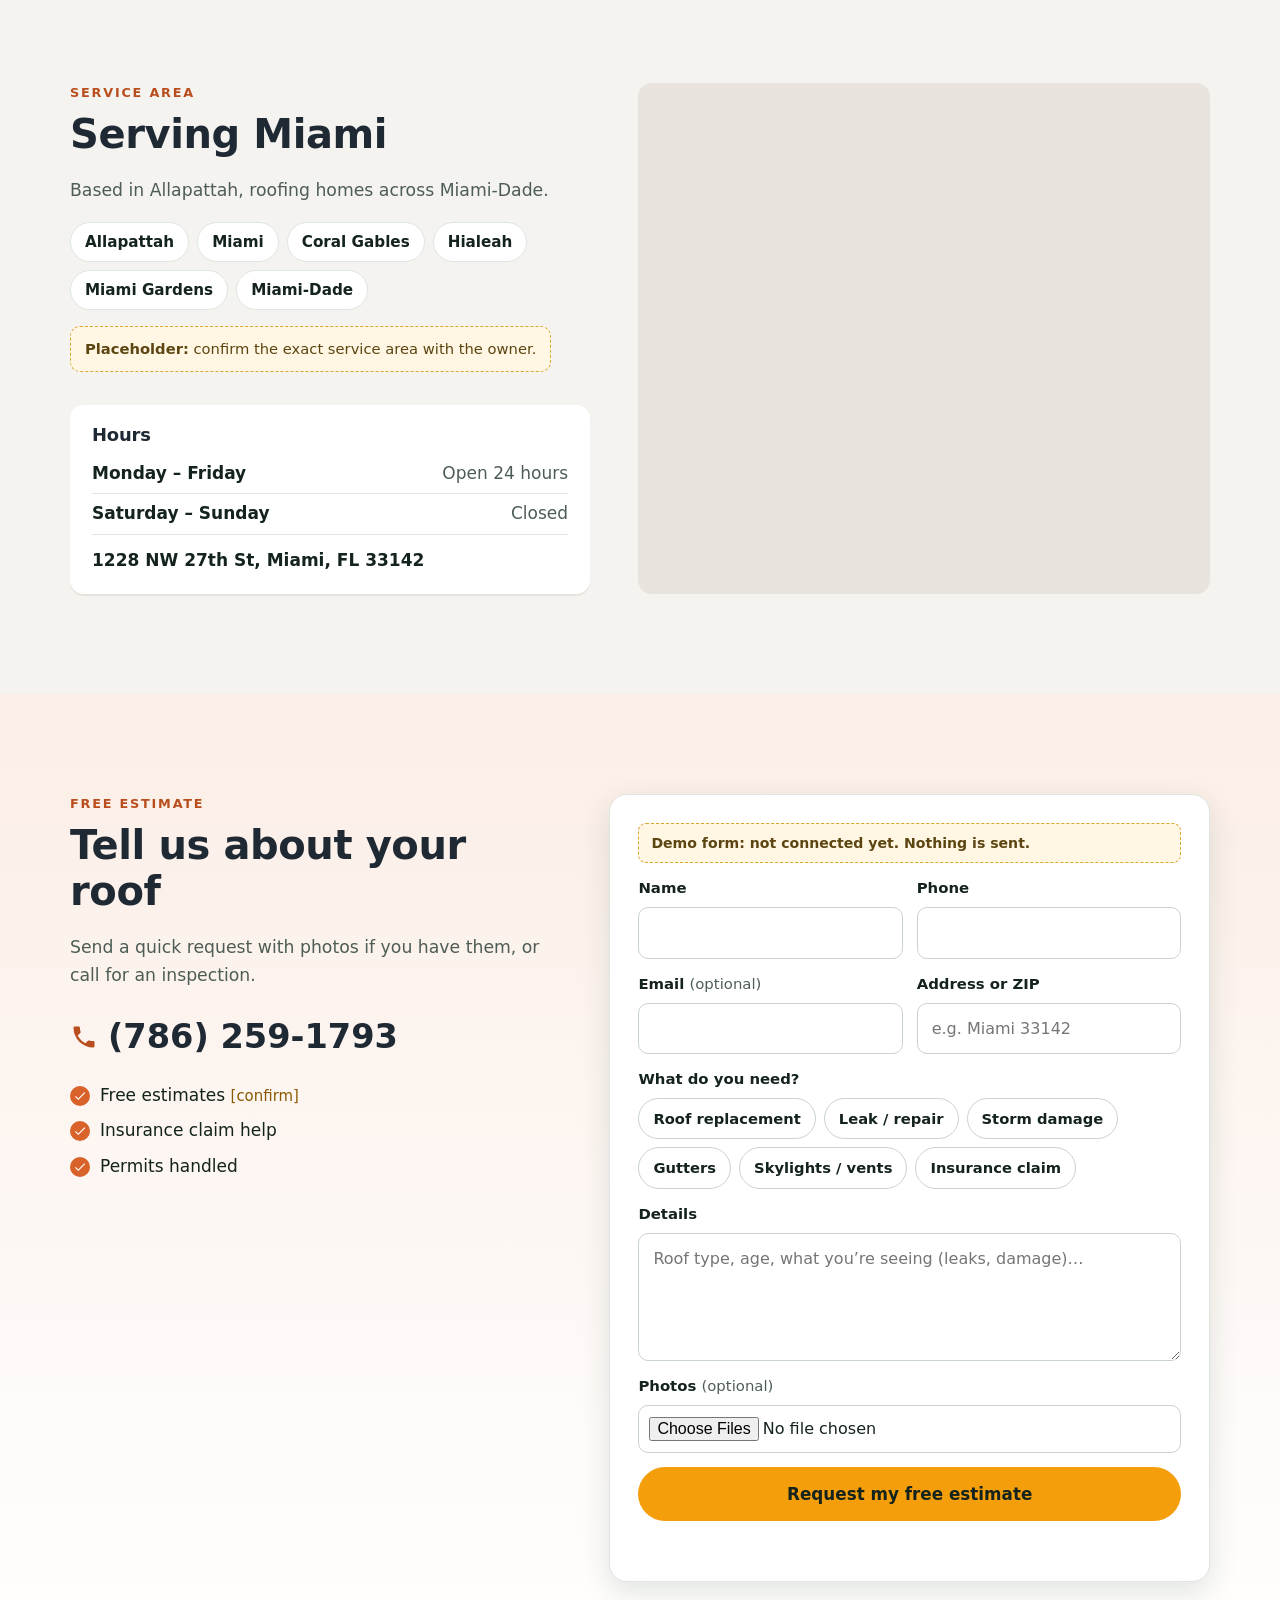
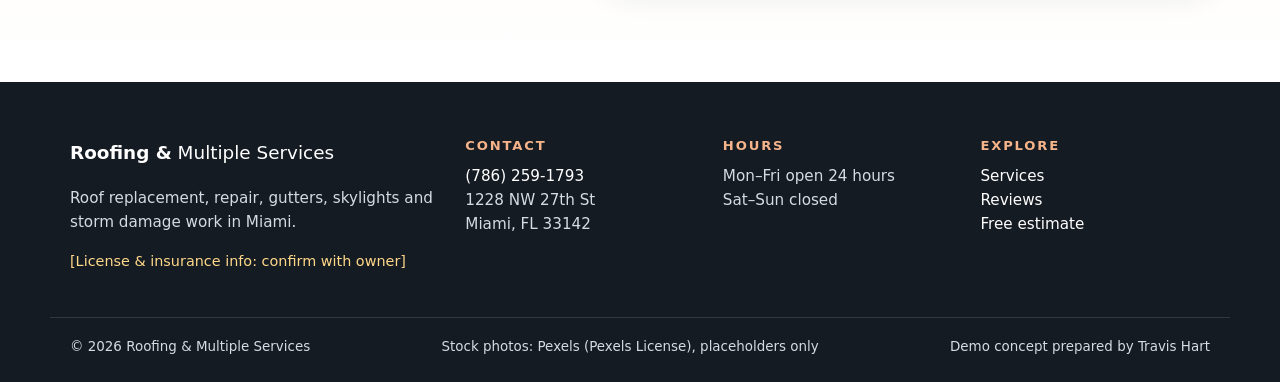
<file: roofing-multi-mia/index.html>
<!doctype html>
<html lang="en">
<head>
<meta charset="utf-8">
<meta name="viewport" content="width=device-width, initial-scale=1">
<title>Roofing &amp; Multiple Services | Roof Replacement, Repair &amp; Gutters in Miami</title>
<meta name="description" content="Roof replacement, roof repair, gutters, skylights, vents and storm damage repair in Miami. Help with insurance claims. Rated 4.8 on Google.">
<meta name="robots" content="noindex, nofollow"><!-- demo concept: keep out of search engines -->
<meta name="theme-color" content="#1f2933">
<link rel="icon" href="favicon.svg" type="image/svg+xml">
<link rel="preload" as="image" href="img/hero-sm.webp" imagesrcset="img/hero-sm.webp 800w, img/hero.webp 1600w" imagesizes="100vw">
<link rel="stylesheet" href="styles.css">
<script type="application/ld+json">
{
 "@context": "https://schema.org",
 "@type": "RoofingContractor",
 "name": "Roofing & Multiple Services",
 "telephone": "+1-7862591793",
 "address": {
  "@type": "PostalAddress",
  "streetAddress": "1228 NW 27th St",
  "addressLocality": "Miami",
  "addressRegion": "FL",
  "postalCode": "33142",
  "addressCountry": "US"
 },
 "geo": {
  "@type": "GeoCoordinates",
  "latitude": 25.801332,
  "longitude": -80.216024
 },
 "areaServed": [
  "Allapattah",
  "Miami",
  "Coral Gables",
  "Hialeah",
  "Miami Gardens",
  "Miami-Dade"
 ]
}
</script>
</head>
<body>
<a class="skip" href="#main">Skip to content</a>
<aside class="demo-banner" aria-label="Demo notice">Demo concept prepared by Travis Hart</aside>

<header class="site-header" id="top">
  <div class="wrap header-inner">
    <a class="brand" href="#top" aria-label="Roofing &amp; Multiple Services, home">
      <img class="brand-mark" src="favicon.svg" alt="" width="42" height="42">
      <span class="brand-text"><strong>Roofing &amp;</strong><small>Multiple Services</small></span>
    </a>
    <nav class="nav" aria-label="Main">
      <button class="nav-toggle" aria-expanded="false" aria-controls="nav-list"><span class="sr-only">Menu</span><span class="bars" aria-hidden="true"></span></button>
      <ul id="nav-list">
        <li><a href="#services">Services</a></li>
        <li><a href="#projects">Projects</a></li>
        <li><a href="#reviews">Reviews</a></li>
        <li><a href="#area">Service area</a></li>
        <li class="nav-cta-li"><a href="#estimate" class="nav-cta">Free estimate</a></li>
      </ul>
    </nav>
    <a class="btn btn-call" href="tel:+17862591793" aria-label="Call Roofing &amp; Multiple Services at (786) 259-1793"><svg aria-hidden="true" viewBox="0 0 24 24"><path d="M6.6 10.8a15.1 15.1 0 0 0 6.6 6.6l2.2-2.2a1 1 0 0 1 1-.25 11.4 11.4 0 0 0 3.6.57 1 1 0 0 1 1 1V20a1 1 0 0 1-1 1A17 17 0 0 1 3 4a1 1 0 0 1 1-1h3.5a1 1 0 0 1 1 1c0 1.25.2 2.45.57 3.57a1 1 0 0 1-.25 1z"/></svg><span>(786) 259-1793</span></a>
  </div>
</header>

<main id="main">
<section class="hero" aria-labelledby="hero-title">
  <picture class="hero-bg" aria-hidden="true">
    <img src="img/hero-sm.webp" srcset="img/hero-sm.webp 800w, img/hero.webp 1600w" sizes="100vw" alt="" width="1600" height="1067" fetchpriority="high">
  </picture>
  <div class="wrap hero-inner">
    <p class="eyebrow"><span class="dot" aria-hidden="true"></span>Miami roofing contractor</p>
    <h1 id="hero-title">A new roof, often in just one day.</h1>
    <p class="lead">Roof replacement and repair, gutters, skylights and vents, plus help with storm damage and insurance claims. Clean job sites, honest advice.</p>
    <div class="cta-row">
      <a class="btn btn-primary btn-lg" href="#estimate">Get a free roof estimate</a>
      <a class="btn btn-light btn-lg" href="tel:+17862591793"><svg aria-hidden="true" viewBox="0 0 24 24"><path d="M6.6 10.8a15.1 15.1 0 0 0 6.6 6.6l2.2-2.2a1 1 0 0 1 1-.25 11.4 11.4 0 0 0 3.6.57 1 1 0 0 1 1 1V20a1 1 0 0 1-1 1A17 17 0 0 1 3 4a1 1 0 0 1 1-1h3.5a1 1 0 0 1 1 1c0 1.25.2 2.45.57 3.57a1 1 0 0 1-.25 1z"/></svg>Call (786) 259-1793</a>
    </div>
    <div class="hero-rating" aria-label="Rated 4.8 out of 5 on Google">
      <span class="stars" aria-hidden="true">★★★★★</span>
      <span><strong>4.8</strong> on Google (59 reviews) · “As professional as it gets from start to finish.” <em class="by">Lilly M.</em></span>
    </div>
    
  </div>
</section>

<section class="trust" aria-label="Why customers trust Roofing &amp; Multiple Services">
  <div class="wrap trust-grid"><div class="trust-item"><strong>4.8 ★</strong><span>59 Google reviews</span></div><div class="trust-item"><strong>Owner supervised</strong><span>Eugene oversees the work</span></div><div class="trust-item"><strong>Insurance claims</strong><span>Help from start to finish</span></div><div class="trust-item"><strong>License info</strong><span class="ph">[confirm licensed &amp; insured with owner]</span></div></div>
</section>

<section class="section" id="services" aria-labelledby="services-title">
  <div class="wrap">
    <div class="section-head">
      <p class="kicker">Services</p>
      <h2 id="services-title">Roofing and more, under one roof</h2>
      <p class="section-lead">From a small leak to a full replacement, with gutters, vents and skylights handled by the same team.</p>
    </div>
    <div class="services"><article class="svc"><div class="svc-ic" aria-hidden="true"><svg viewBox="0 0 24 24"><path d="M12 3 1 12h3v9h6v-6h4v6h6v-9h3z"/></svg></div><h3>Roof replacement</h3><p>Full shingle roof replacements, many completed in one day.</p></article><article class="svc"><div class="svc-ic" aria-hidden="true"><svg viewBox="0 0 24 24"><path d="M22.7 19l-9.1-9.1c.9-2.3.4-5-1.5-6.9-2-2-5-2.4-7.4-1.3L9 6 6 9 1.6 4.7C.4 7.1.9 10.1 2.9 12.1c1.9 1.9 4.6 2.4 6.9 1.5l9.1 9.1c.4.4 1 .4 1.4 0l2.3-2.3c.5-.4.5-1.1.1-1.4z"/></svg></div><h3>Roof repair &amp; leaks</h3><p>Leaks and damaged areas repaired before they get worse.</p></article><article class="svc"><div class="svc-ic" aria-hidden="true"><svg viewBox="0 0 24 24"><path d="M13 2 4 14h7l-1 8 9-12h-7z"/></svg></div><h3>Storm damage repair</h3><p>Fast response after storms and fallen branches.</p></article><article class="svc"><div class="svc-ic" aria-hidden="true"><svg viewBox="0 0 24 24"><path d="M6 2h8l6 6v14H6zm8 1v6h6"/></svg></div><h3>Insurance claim help</h3><p>Guidance and updates through your insurance claim.</p></article><article class="svc"><div class="svc-ic" aria-hidden="true"><svg viewBox="0 0 24 24"><path d="M12 2s-6 7-6 11a6 6 0 0 0 12 0c0-4-6-11-6-11zM8 22h8v-2H8z"/></svg></div><h3>Gutters</h3><p>New gutters, repairs, and roof and gutter cleaning.</p></article><article class="svc"><div class="svc-ic" aria-hidden="true"><svg viewBox="0 0 24 24"><path d="M12 7a5 5 0 1 0 0 10 5 5 0 0 0 0-10zM11 1h2v3h-2zm0 19h2v3h-2zM1 11h3v2H1zm19 0h3v2h-3z"/></svg></div><h3>Skylights &amp; vents</h3><p>Skylights, ridge vents and solar roof vents installed.</p></article><article class="svc"><div class="svc-ic" aria-hidden="true"><svg viewBox="0 0 24 24"><path d="M3 13h18v8H3zm2-9h14l2 7H3z"/></svg></div><h3>Roof extensions &amp; fascia</h3><p>Patio roof extensions and fascia work.</p></article><article class="svc"><div class="svc-ic" aria-hidden="true"><svg viewBox="0 0 24 24"><path d="M12 1 3 5v6c0 5.5 3.8 10.7 9 12 5.2-1.3 9-6.5 9-12V5z"/></svg></div><h3>Inspections &amp; estimates</h3><p>Clear roof inspections and written quotes.</p></article></div>
  </div>
</section>

<section class="section section-sand" id="process" aria-labelledby="process-title">
  <div class="wrap process-grid">
    <div>
      <p class="kicker">How it works</p>
      <h2 id="process-title">A smooth roofing project</h2>
      <p class="section-lead">Customers mention clear communication from the first call to final inspection.</p>
      <a class="btn btn-primary" href="#estimate">Get a free roof estimate</a>
    </div>
    <ol class="steps"><li><span class="step-n">1</span><div><h3>Free inspection</h3><p>We inspect the roof and gutters and give you a clear quote.</p></div></li><li><span class="step-n">2</span><div><h3>Permits &amp; materials</h3><p>We handle permits and schedule materials.</p></div></li><li><span class="step-n">3</span><div><h3>Install day</h3><p>The crew protects your property and works efficiently.</p></div></li><li><span class="step-n">4</span><div><h3>Cleanup &amp; inspection</h3><p>Debris cleaned up and final inspection handled.</p></div></li></ol>
  </div>
</section>

<section class="section" id="projects" aria-labelledby="projects-title">
  <div class="wrap">
    <div class="section-head">
      <p class="kicker">Project gallery</p>
      <h2 id="projects-title">Recent roofs</h2>
      <p class="ph-note" role="note"><strong>Placeholder:</strong> stock photos for layout only. Replace with real Roofing &amp; Multiple Services job photos (before &amp; after).</p>
    </div>
    <div class="gallery"><figure class="g g-wide"><img src="img/g2.webp" alt="Stock photo: roofers working on a brick home" loading="lazy"><figcaption>Shingle replacement <span>Sample image</span></figcaption></figure><figure class="g g-tall"><img src="img/g1.webp" alt="Stock photo: roofers installing new roofing" loading="lazy"><figcaption>Roof installation <span>Sample image</span></figcaption></figure><figure class="g g-tall"><img src="img/g3.webp" alt="Stock photo: roof replacement in progress" loading="lazy"><figcaption>Full re-roof <span>Sample image</span></figcaption></figure><figure class="g g-tall"><img src="img/g4.webp" alt="Stock photo: roofers silhouetted against blue sky" loading="lazy"><figcaption>Crew at work <span>Sample image</span></figcaption></figure></div>
  </div>
</section>

<section class="section section-dark" id="why" aria-labelledby="why-title">
  <div class="wrap why-grid">
    <div class="why-img"><img src="img/why.webp" alt="Stock photo: roofer installing shingles with a nail gun" width="800" height="1067" loading="lazy"></div>
    <div>
      <p class="kicker">Why Roofing &amp; Multiple Services</p>
      <h2 id="why-title">Why homeowners choose this team</h2>
      <ul class="why-list"><li><h3>Fast turnaround</h3><p>Several customers report full roof replacements finished in one day.</p></li><li><h3>Clean job sites</h3><p>Crews cover landscaping and clean up debris every day.</p></li><li><h3>Honest advice</h3><p>“They are not trying to make you spend extra money,” one longtime customer says.</p></li><li><h3>Storm response</h3><p>Came out quickly after a storm when other companies didn’t return calls.</p></li></ul>
    </div>
  </div>
</section>

<section class="section" id="reviews" aria-labelledby="reviews-title">
  <div class="wrap">
    <div class="section-head">
      <p class="kicker">Reviews</p>
      <h2 id="reviews-title">Rated 4.8 from 59 Google reviews</h2>
    </div>
    <div class="reviews"><figure class="review review-feature"><div class="stars" aria-label="5 out of 5 stars">★★★★★</div><blockquote><p>“They did an excellent job replacing our aging roof, fixing a small garage roof leak, and installing new skylights and a new ridge vent for the attic.”</p></blockquote><figcaption>Joanne S. · Google review · 2026</figcaption></figure><figure class="review"><div class="stars" aria-label="5 out of 5 stars">★★★★★</div><blockquote><p>“These guys were a lifesaver after a bad storm caused tree damage and affected my roof.”</p></blockquote><figcaption>Shane H. · Google review · 2026</figcaption></figure><figure class="review"><div class="stars" aria-label="5 out of 5 stars">★★★★★</div><blockquote><p>“I have known Eugene for many years, and I have always been impressed by his honesty, integrity, and the way he handles every roofing project with care.”</p></blockquote><figcaption>Santiago J. · Google review · 2026</figcaption></figure><figure class="review"><div class="stars" aria-label="5 out of 5 stars">★★★★★</div><blockquote><p>“As professional as it gets from start to finish. shawn came out to inspect my roof, gutters, and overall roofing system and gave me a clear quote.”</p></blockquote><figcaption>Lilly M. · Google review · 2026</figcaption></figure><figure class="review"><div class="stars" aria-label="5 out of 5 stars">★★★★★</div><blockquote><p>“I’ve used this roofing company twice and had a very good experience both times. They came recommended, and the service really lived up to it.”</p></blockquote><figcaption>Leroy B. · Google review · 2026</figcaption></figure></div>
    <p class="fine">Excerpts quoted exactly from public Google reviews of Roofing &amp; Multiple Services. Reviewer last names shortened.</p>
  </div>
</section>

<section class="section section-sand" id="area" aria-labelledby="area-title">
  <div class="wrap area-grid">
    <div>
      <p class="kicker">Service area</p>
      <h2 id="area-title">Serving Miami</h2>
      <p class="section-lead">Based in Allapattah, roofing homes across Miami-Dade.</p>
      <ul class="areas"><li>Allapattah</li><li>Miami</li><li>Coral Gables</li><li>Hialeah</li><li>Miami Gardens</li><li>Miami-Dade</li></ul>
      <p class="ph-note" role="note"><strong>Placeholder:</strong> confirm the exact service area with the owner.</p>
      <div class="hours-card">
        <h3>Hours</h3>
        <dl class="hours"><div><dt>Monday – Friday</dt><dd>Open 24 hours</dd></div><div><dt>Saturday – Sunday</dt><dd>Closed</dd></div></dl>
        <p class="addr">1228 NW 27th St, Miami, FL 33142</p>
      </div>
    </div>
    <div class="map">
      <iframe title="Map: Roofing &amp; Multiple Services, 1228 NW 27th St, Miami, FL" src="https://maps.google.com/maps?q=Roofing%20%26%20Multiple%20Services%2C%201228%20NW%2027th%20St%2C%20Miami%2C%20FL%2033142&amp;z=12&amp;output=embed" loading="lazy" referrerpolicy="no-referrer-when-downgrade"></iframe>
    </div>
  </div>
</section>

<section class="section section-estimate" id="estimate" aria-labelledby="estimate-title">
  <div class="wrap estimate-grid">
    <div class="estimate-copy">
      <p class="kicker">Free estimate</p>
      <h2 id="estimate-title">Tell us about your roof</h2>
      <p class="section-lead">Send a quick request with photos if you have them, or call for an inspection.</p>
      <a class="big-phone" href="tel:+17862591793"><svg aria-hidden="true" viewBox="0 0 24 24"><path d="M6.6 10.8a15.1 15.1 0 0 0 6.6 6.6l2.2-2.2a1 1 0 0 1 1-.25 11.4 11.4 0 0 0 3.6.57 1 1 0 0 1 1 1V20a1 1 0 0 1-1 1A17 17 0 0 1 3 4a1 1 0 0 1 1-1h3.5a1 1 0 0 1 1 1c0 1.25.2 2.45.57 3.57a1 1 0 0 1-.25 1z"/></svg>(786) 259-1793</a>
      <ul class="checks"><li>Free estimates <span class="ph">[confirm]</span></li><li>Insurance claim help</li><li>Permits handled</li></ul>
      
    </div>
    <form class="form" id="estimate-form" novalidate>
      <p class="form-flag">Demo form: not connected yet. Nothing is sent.</p>
      <div class="field-row">
        <div class="field"><label for="f-name">Name</label><input id="f-name" name="name" autocomplete="name" required></div>
        <div class="field"><label for="f-phone">Phone</label><input id="f-phone" name="phone" type="tel" autocomplete="tel" inputmode="tel" required></div>
      </div>
      <div class="field-row">
        <div class="field"><label for="f-email">Email <span class="opt">(optional)</span></label><input id="f-email" name="email" type="email" autocomplete="email"></div>
        <div class="field"><label for="f-area">Address or ZIP</label><input id="f-area" name="area" autocomplete="postal-code" placeholder="e.g. Miami 33142"></div>
      </div>
      <fieldset class="field">
        <legend>What do you need?</legend>
        <div class="chips-check"><label><input type="checkbox" name="svc" value="0"><span>Roof replacement</span></label><label><input type="checkbox" name="svc" value="1"><span>Leak / repair</span></label><label><input type="checkbox" name="svc" value="2"><span>Storm damage</span></label><label><input type="checkbox" name="svc" value="3"><span>Gutters</span></label><label><input type="checkbox" name="svc" value="4"><span>Skylights / vents</span></label><label><input type="checkbox" name="svc" value="5"><span>Insurance claim</span></label></div>
      </fieldset>
      <div class="field"><label for="f-msg">Details</label><textarea id="f-msg" name="message" rows="4" placeholder="Roof type, age, what you’re seeing (leaks, damage)…"></textarea></div>
      <div class="field"><label for="f-photo">Photos <span class="opt">(optional)</span></label><input id="f-photo" name="photos" type="file" accept="image/*" multiple></div>
      <button class="btn btn-primary btn-lg btn-block" type="submit">Request my free estimate</button>
      <p class="form-status" id="form-status" role="status" aria-live="polite"></p>
    </form>
  </div>
</section>
</main>

<footer class="site-footer">
  <div class="wrap footer-grid">
    <div>
      <p class="foot-brand"><strong>Roofing &amp;</strong> Multiple Services</p>
      <p>Roof replacement, repair, gutters, skylights and storm damage work in Miami.</p>
      <p class="ph-dark">[License &amp; insurance info: confirm with owner]</p>
    </div>
    <div><h2 class="foot-h">Contact</h2><p><a href="tel:+17862591793">(786) 259-1793</a><br>1228 NW 27th St<br>Miami, FL 33142</p></div>
    <div><h2 class="foot-h">Hours</h2><p>Mon–Fri open 24 hours<br>Sat–Sun closed</p></div>
    <div><h2 class="foot-h">Explore</h2><p><a href="#services">Services</a><br><a href="#reviews">Reviews</a><br><a href="#estimate">Free estimate</a></p></div>
  </div>
  <div class="wrap foot-bottom">
    <p>© <span id="year">2026</span> Roofing &amp; Multiple Services</p>
    <p>Stock photos: Pexels (Pexels License), placeholders only</p>
    <p class="demo-credit">Demo concept prepared by Travis Hart</p>
  </div>
</footer>

<nav class="mobile-bar" aria-label="Quick actions">
  <a href="tel:+17862591793"><svg aria-hidden="true" viewBox="0 0 24 24"><path d="M6.6 10.8a15.1 15.1 0 0 0 6.6 6.6l2.2-2.2a1 1 0 0 1 1-.25 11.4 11.4 0 0 0 3.6.57 1 1 0 0 1 1 1V20a1 1 0 0 1-1 1A17 17 0 0 1 3 4a1 1 0 0 1 1-1h3.5a1 1 0 0 1 1 1c0 1.25.2 2.45.57 3.57a1 1 0 0 1-.25 1z"/></svg>Call now</a>
  <a href="#estimate" class="mb-primary">Free estimate</a>
</nav>
<script src="app.js" defer></script>
</body>
</html>
</file>
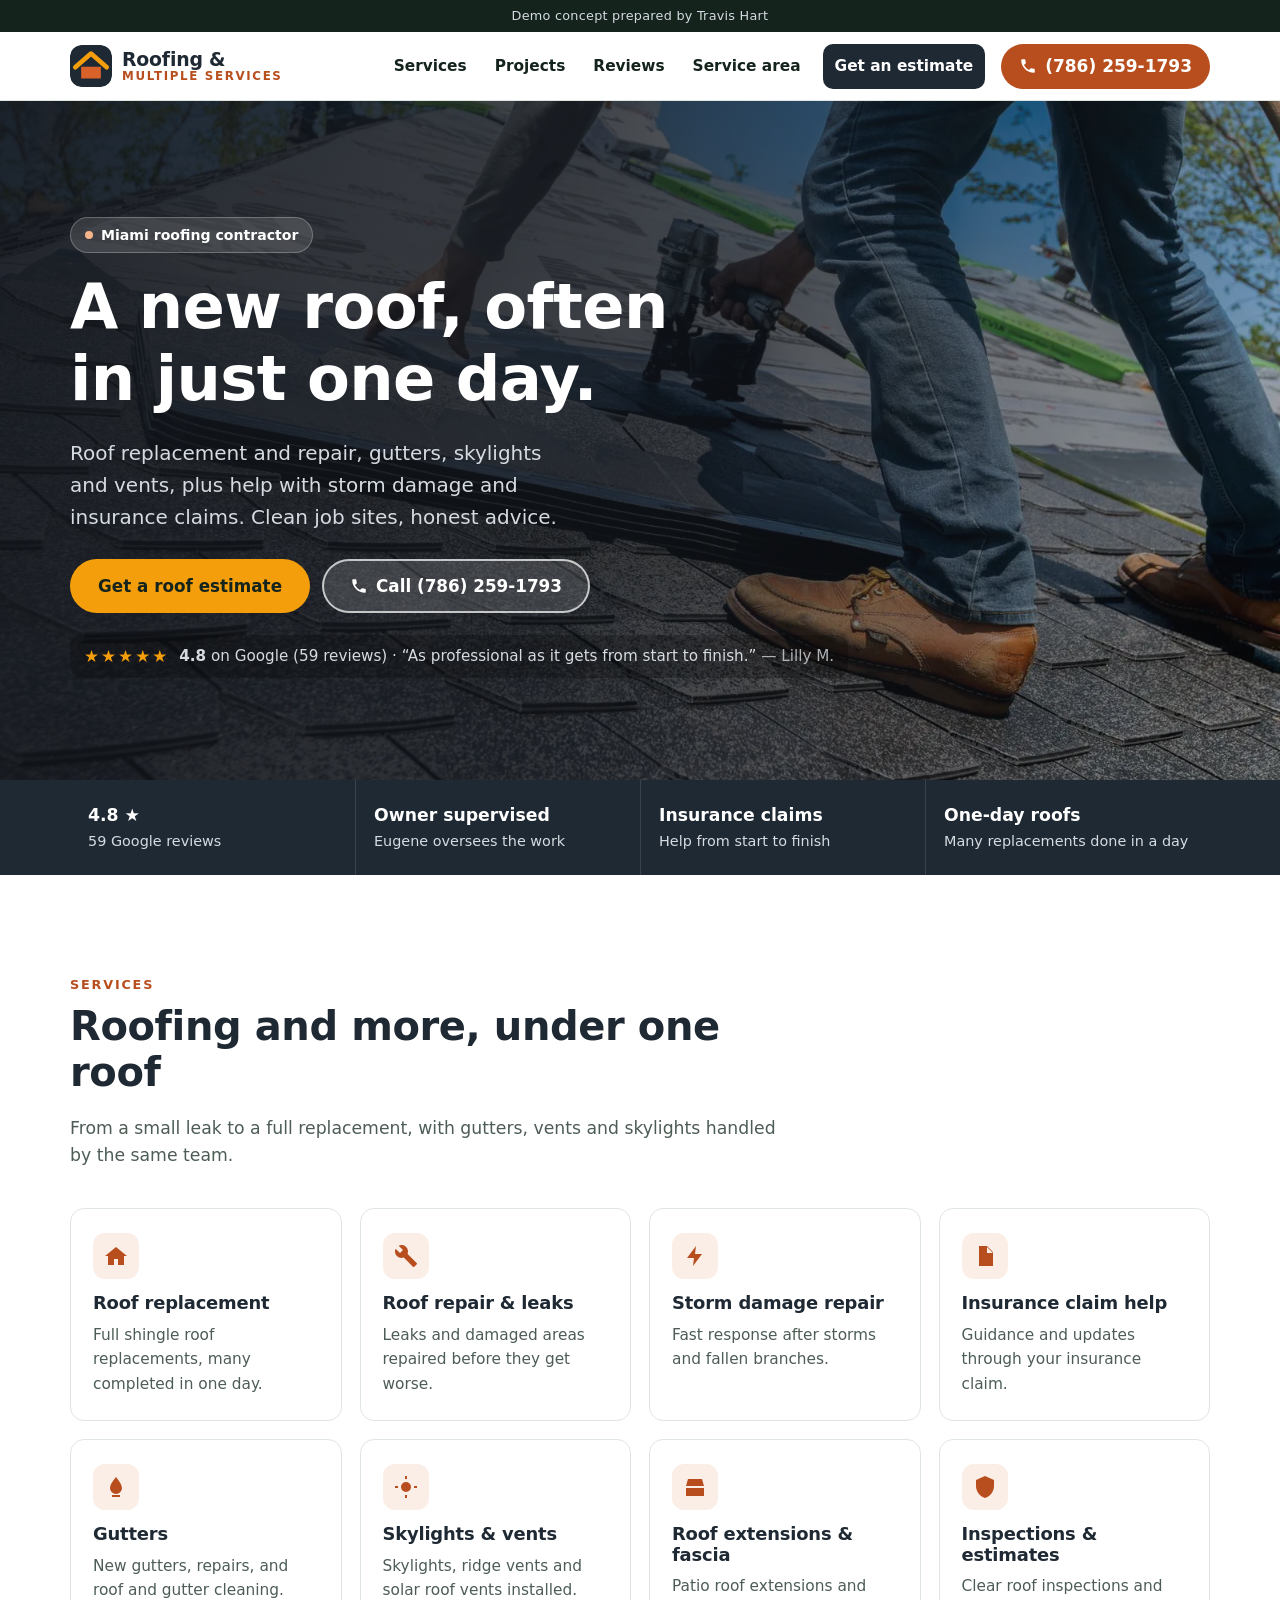
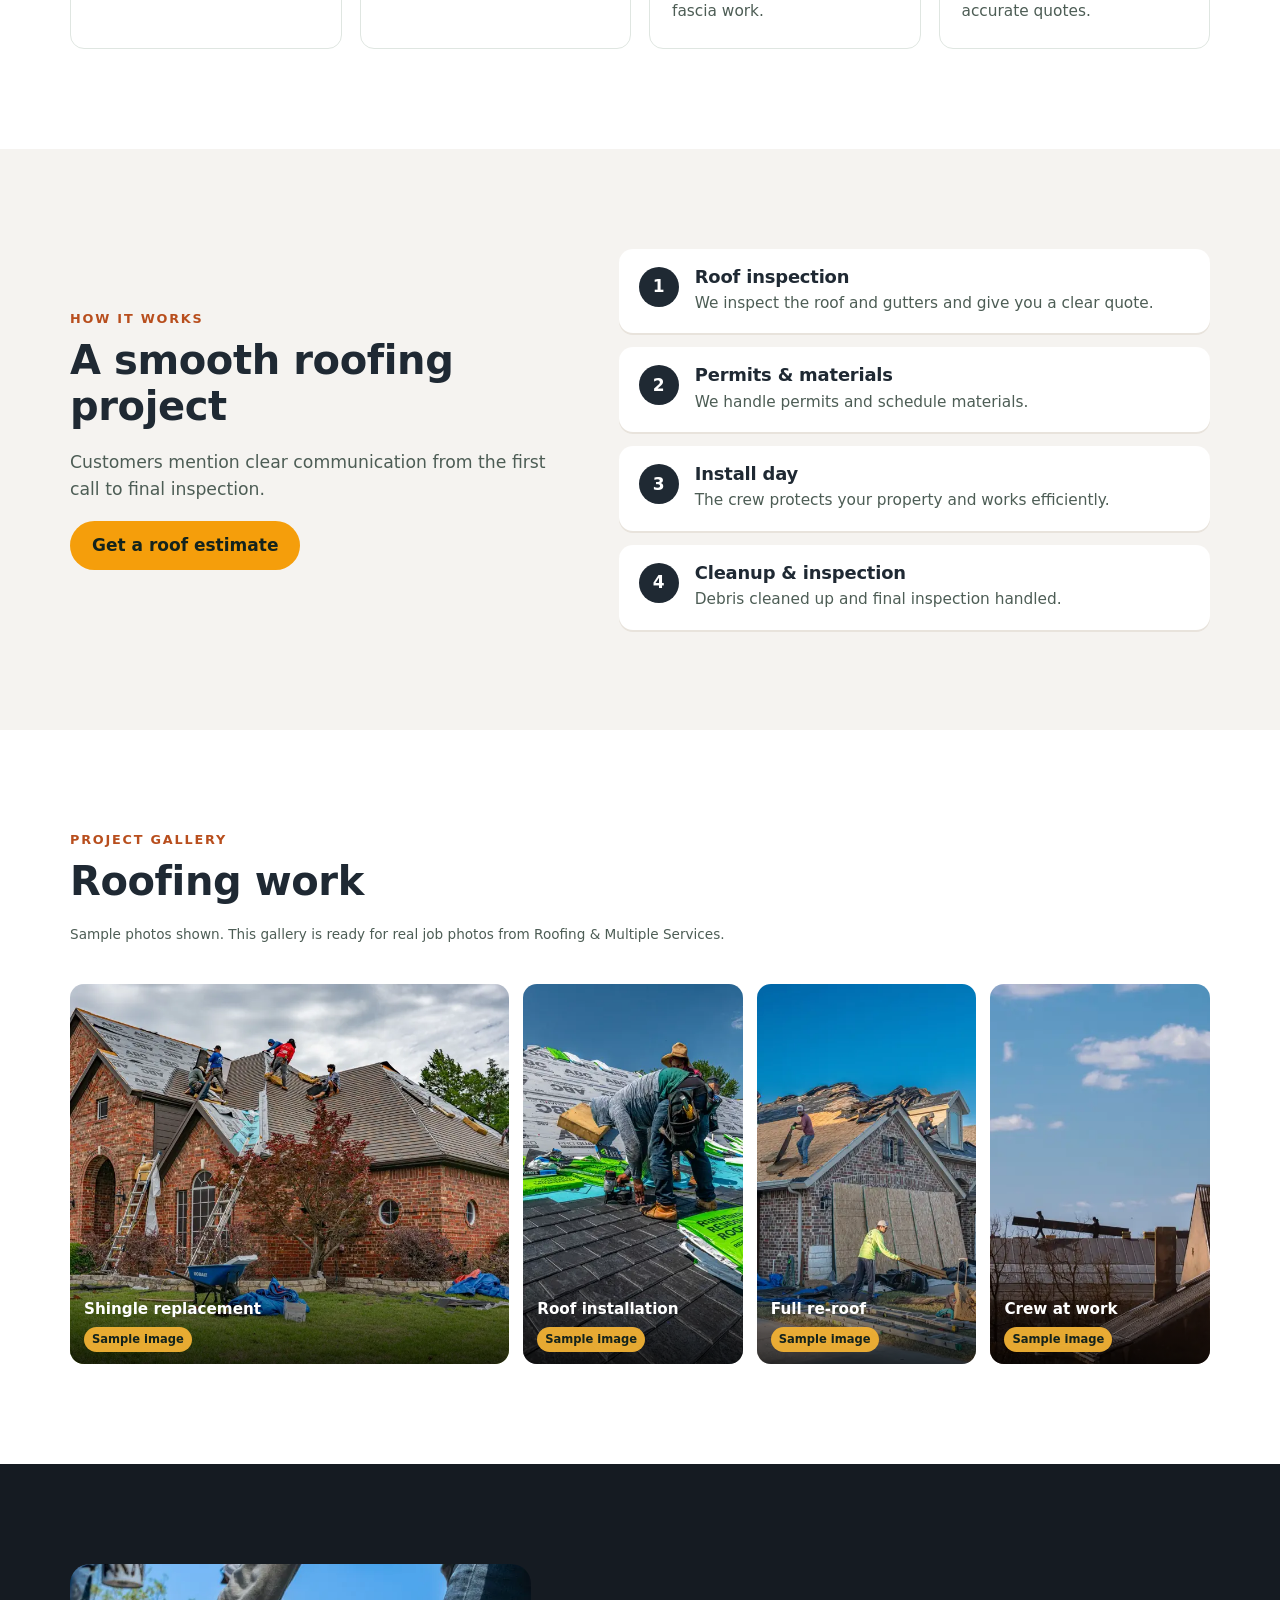
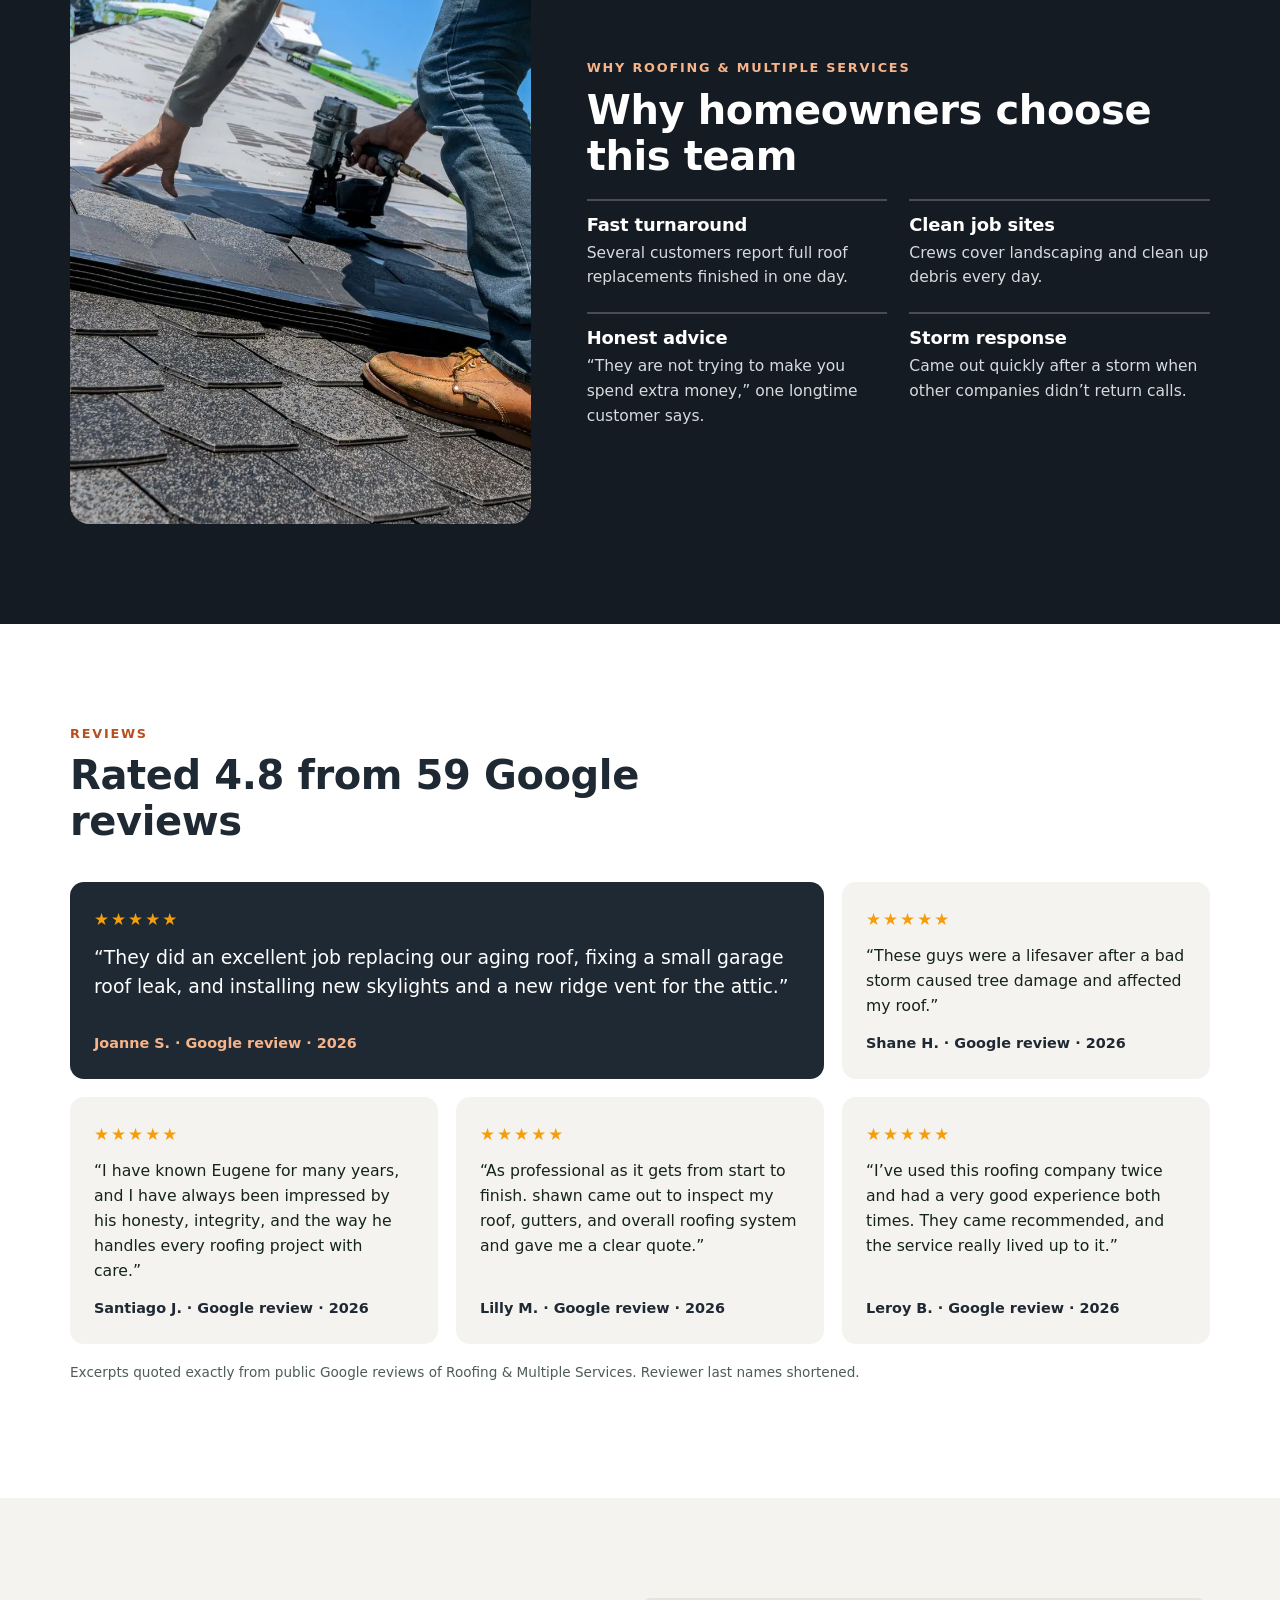
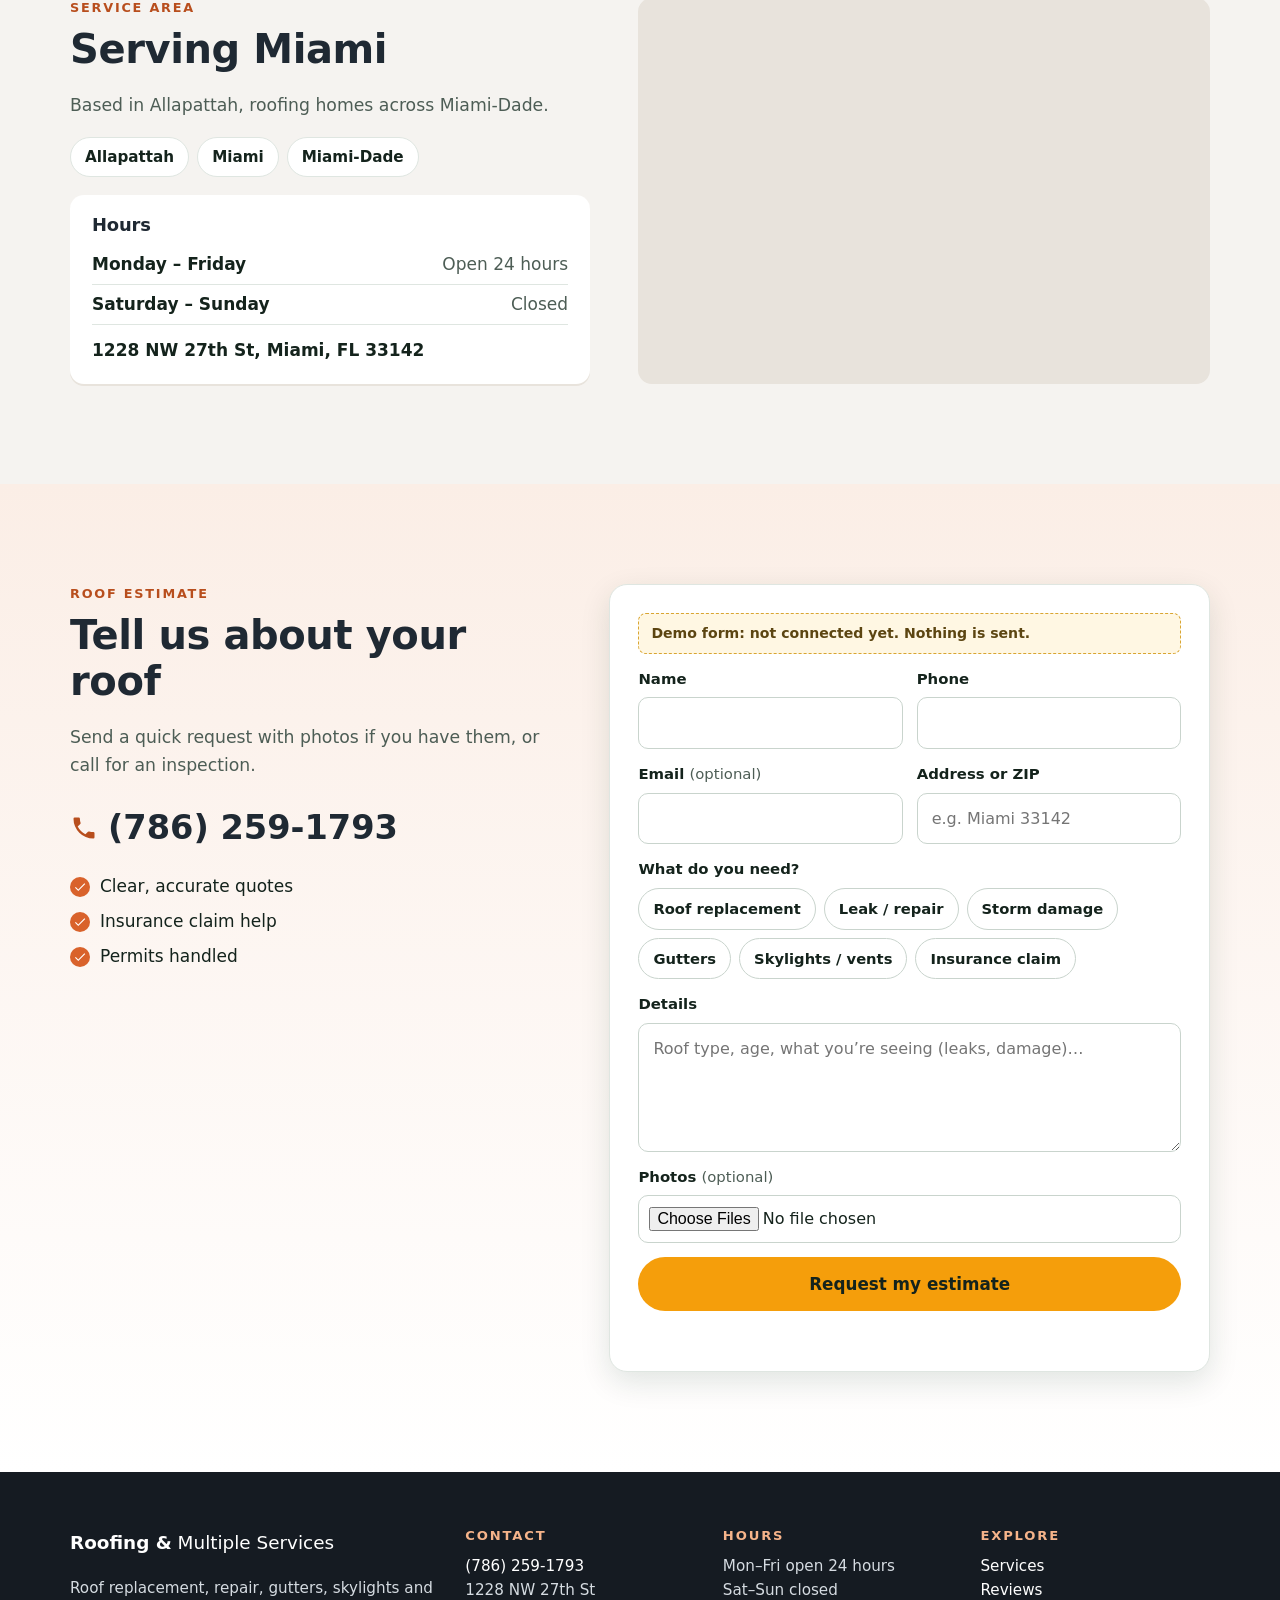
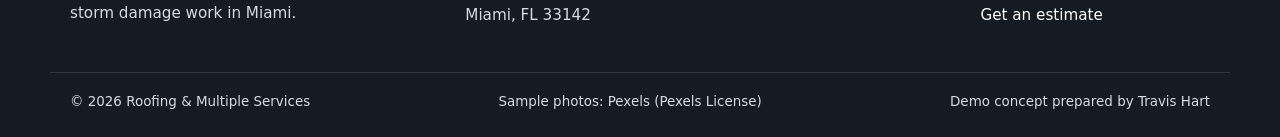
<file: roofing-multiple-services/index.html>
<!doctype html>
<html lang="en">
<head>
<meta charset="utf-8">
<meta name="viewport" content="width=device-width, initial-scale=1">
<title>Roofing &amp; Multiple Services | Roof Replacement, Repair &amp; Gutters in Miami</title>
<meta name="description" content="Roof replacement, roof repair, gutters, skylights, vents and storm damage repair in Miami. Help with insurance claims. Rated 4.8 on Google.">
<meta name="robots" content="noindex, nofollow"><!-- demo concept: keep out of search engines -->
<meta name="theme-color" content="#1f2933">
<link rel="icon" href="favicon.svg" type="image/svg+xml">
<link rel="preload" as="image" href="img/hero-sm.webp" imagesrcset="img/hero-sm.webp 800w, img/hero.webp 1600w" imagesizes="100vw">
<link rel="stylesheet" href="styles.css">
<script type="application/ld+json">
{
 "@context": "https://schema.org",
 "@type": "RoofingContractor",
 "name": "Roofing & Multiple Services",
 "telephone": "+1-7862591793",
 "address": {
  "@type": "PostalAddress",
  "streetAddress": "1228 NW 27th St",
  "addressLocality": "Miami",
  "addressRegion": "FL",
  "postalCode": "33142",
  "addressCountry": "US"
 },
 "geo": {
  "@type": "GeoCoordinates",
  "latitude": 25.801332,
  "longitude": -80.216024
 },
 "areaServed": [
  "Allapattah",
  "Miami",
  "Miami-Dade"
 ]
}
</script>
</head>
<body>
<a class="skip" href="#main">Skip to content</a>
<aside class="demo-banner" aria-label="Demo notice">Demo concept prepared by Travis Hart</aside>

<header class="site-header" id="top">
  <div class="wrap header-inner">
    <a class="brand" href="#top" aria-label="Roofing &amp; Multiple Services, home">
      <img class="brand-mark" src="favicon.svg" alt="" width="42" height="42">
      <span class="brand-text"><strong>Roofing &amp;</strong><small>Multiple Services</small></span>
    </a>
    <nav class="nav" aria-label="Main">
      <button class="nav-toggle" aria-expanded="false" aria-controls="nav-list"><span class="sr-only">Menu</span><span class="bars" aria-hidden="true"></span></button>
      <ul id="nav-list">
        <li><a href="#services">Services</a></li>
        <li><a href="#projects">Projects</a></li>
        <li><a href="#reviews">Reviews</a></li>
        <li><a href="#area">Service area</a></li>
        <li class="nav-cta-li"><a href="#estimate" class="nav-cta">Get an estimate</a></li>
      </ul>
    </nav>
    <a class="btn btn-call" href="tel:+17862591793" aria-label="Call Roofing &amp; Multiple Services at (786) 259-1793"><svg aria-hidden="true" viewBox="0 0 24 24"><path d="M6.6 10.8a15.1 15.1 0 0 0 6.6 6.6l2.2-2.2a1 1 0 0 1 1-.25 11.4 11.4 0 0 0 3.6.57 1 1 0 0 1 1 1V20a1 1 0 0 1-1 1A17 17 0 0 1 3 4a1 1 0 0 1 1-1h3.5a1 1 0 0 1 1 1c0 1.25.2 2.45.57 3.57a1 1 0 0 1-.25 1z"/></svg><span>(786) 259-1793</span></a>
  </div>
</header>

<main id="main">
<section class="hero" aria-labelledby="hero-title">
  <picture class="hero-bg" aria-hidden="true">
    <img src="img/hero-sm.webp" srcset="img/hero-sm.webp 800w, img/hero.webp 1600w" sizes="100vw" alt="" width="1600" height="1067" fetchpriority="high">
  </picture>
  <div class="wrap hero-inner">
    <p class="eyebrow"><span class="dot" aria-hidden="true"></span>Miami roofing contractor</p>
    <h1 id="hero-title">A new roof, often in just one day.</h1>
    <p class="lead">Roof replacement and repair, gutters, skylights and vents, plus help with storm damage and insurance claims. Clean job sites, honest advice.</p>
    <div class="cta-row">
      <a class="btn btn-primary btn-lg" href="#estimate">Get a roof estimate</a>
      <a class="btn btn-light btn-lg" href="tel:+17862591793"><svg aria-hidden="true" viewBox="0 0 24 24"><path d="M6.6 10.8a15.1 15.1 0 0 0 6.6 6.6l2.2-2.2a1 1 0 0 1 1-.25 11.4 11.4 0 0 0 3.6.57 1 1 0 0 1 1 1V20a1 1 0 0 1-1 1A17 17 0 0 1 3 4a1 1 0 0 1 1-1h3.5a1 1 0 0 1 1 1c0 1.25.2 2.45.57 3.57a1 1 0 0 1-.25 1z"/></svg>Call (786) 259-1793</a>
    </div>
    <div class="hero-rating" aria-label="Rated 4.8 out of 5 on Google">
      <span class="stars" aria-hidden="true">★★★★★</span>
      <span><strong>4.8</strong> on Google (59 reviews) · “As professional as it gets from start to finish.” <em class="by">Lilly M.</em></span>
    </div>
    
  </div>
</section>

<section class="trust" aria-label="Why customers trust Roofing &amp; Multiple Services">
  <div class="wrap trust-grid"><div class="trust-item"><strong>4.8 ★</strong><span>59 Google reviews</span></div><div class="trust-item"><strong>Owner supervised</strong><span>Eugene oversees the work</span></div><div class="trust-item"><strong>Insurance claims</strong><span>Help from start to finish</span></div><div class="trust-item"><strong>One-day roofs</strong><span>Many replacements done in a day</span></div></div>
</section>

<section class="section" id="services" aria-labelledby="services-title">
  <div class="wrap">
    <div class="section-head">
      <p class="kicker">Services</p>
      <h2 id="services-title">Roofing and more, under one roof</h2>
      <p class="section-lead">From a small leak to a full replacement, with gutters, vents and skylights handled by the same team.</p>
    </div>
    <div class="services"><article class="svc"><div class="svc-ic" aria-hidden="true"><svg viewBox="0 0 24 24"><path d="M12 3 1 12h3v9h6v-6h4v6h6v-9h3z"/></svg></div><h3>Roof replacement</h3><p>Full shingle roof replacements, many completed in one day.</p></article><article class="svc"><div class="svc-ic" aria-hidden="true"><svg viewBox="0 0 24 24"><path d="M22.7 19l-9.1-9.1c.9-2.3.4-5-1.5-6.9-2-2-5-2.4-7.4-1.3L9 6 6 9 1.6 4.7C.4 7.1.9 10.1 2.9 12.1c1.9 1.9 4.6 2.4 6.9 1.5l9.1 9.1c.4.4 1 .4 1.4 0l2.3-2.3c.5-.4.5-1.1.1-1.4z"/></svg></div><h3>Roof repair &amp; leaks</h3><p>Leaks and damaged areas repaired before they get worse.</p></article><article class="svc"><div class="svc-ic" aria-hidden="true"><svg viewBox="0 0 24 24"><path d="M13 2 4 14h7l-1 8 9-12h-7z"/></svg></div><h3>Storm damage repair</h3><p>Fast response after storms and fallen branches.</p></article><article class="svc"><div class="svc-ic" aria-hidden="true"><svg viewBox="0 0 24 24"><path d="M6 2h8l6 6v14H6zm8 1v6h6"/></svg></div><h3>Insurance claim help</h3><p>Guidance and updates through your insurance claim.</p></article><article class="svc"><div class="svc-ic" aria-hidden="true"><svg viewBox="0 0 24 24"><path d="M12 2s-6 7-6 11a6 6 0 0 0 12 0c0-4-6-11-6-11zM8 22h8v-2H8z"/></svg></div><h3>Gutters</h3><p>New gutters, repairs, and roof and gutter cleaning.</p></article><article class="svc"><div class="svc-ic" aria-hidden="true"><svg viewBox="0 0 24 24"><path d="M12 7a5 5 0 1 0 0 10 5 5 0 0 0 0-10zM11 1h2v3h-2zm0 19h2v3h-2zM1 11h3v2H1zm19 0h3v2h-3z"/></svg></div><h3>Skylights &amp; vents</h3><p>Skylights, ridge vents and solar roof vents installed.</p></article><article class="svc"><div class="svc-ic" aria-hidden="true"><svg viewBox="0 0 24 24"><path d="M3 13h18v8H3zm2-9h14l2 7H3z"/></svg></div><h3>Roof extensions &amp; fascia</h3><p>Patio roof extensions and fascia work.</p></article><article class="svc"><div class="svc-ic" aria-hidden="true"><svg viewBox="0 0 24 24"><path d="M12 1 3 5v6c0 5.5 3.8 10.7 9 12 5.2-1.3 9-6.5 9-12V5z"/></svg></div><h3>Inspections &amp; estimates</h3><p>Clear roof inspections and accurate quotes.</p></article></div>
  </div>
</section>

<section class="section section-sand" id="process" aria-labelledby="process-title">
  <div class="wrap process-grid">
    <div>
      <p class="kicker">How it works</p>
      <h2 id="process-title">A smooth roofing project</h2>
      <p class="section-lead">Customers mention clear communication from the first call to final inspection.</p>
      <a class="btn btn-primary" href="#estimate">Get a roof estimate</a>
    </div>
    <ol class="steps"><li><span class="step-n">1</span><div><h3>Roof inspection</h3><p>We inspect the roof and gutters and give you a clear quote.</p></div></li><li><span class="step-n">2</span><div><h3>Permits &amp; materials</h3><p>We handle permits and schedule materials.</p></div></li><li><span class="step-n">3</span><div><h3>Install day</h3><p>The crew protects your property and works efficiently.</p></div></li><li><span class="step-n">4</span><div><h3>Cleanup &amp; inspection</h3><p>Debris cleaned up and final inspection handled.</p></div></li></ol>
  </div>
</section>

<section class="section" id="projects" aria-labelledby="projects-title">
  <div class="wrap">
    <div class="section-head">
      <p class="kicker">Project gallery</p>
      <h2 id="projects-title">Roofing work</h2>
      <p class="fine">Sample photos shown. This gallery is ready for real job photos from Roofing &amp; Multiple Services.</p>
    </div>
    <div class="gallery"><figure class="g g-wide"><img src="img/g2.webp" alt="Stock photo: roofers working on a brick home" loading="lazy"><figcaption>Shingle replacement <span>Sample image</span></figcaption></figure><figure class="g g-tall"><img src="img/g1.webp" alt="Stock photo: roofers installing new roofing" loading="lazy"><figcaption>Roof installation <span>Sample image</span></figcaption></figure><figure class="g g-tall"><img src="img/g3.webp" alt="Stock photo: roof replacement in progress" loading="lazy"><figcaption>Full re-roof <span>Sample image</span></figcaption></figure><figure class="g g-tall"><img src="img/g4.webp" alt="Stock photo: roofers silhouetted against blue sky" loading="lazy"><figcaption>Crew at work <span>Sample image</span></figcaption></figure></div>
  </div>
</section>

<section class="section section-dark" id="why" aria-labelledby="why-title">
  <div class="wrap why-grid">
    <div class="why-img"><img src="img/why.webp" alt="Stock photo: roofer installing shingles with a nail gun" width="800" height="1067" loading="lazy"></div>
    <div>
      <p class="kicker">Why Roofing &amp; Multiple Services</p>
      <h2 id="why-title">Why homeowners choose this team</h2>
      <ul class="why-list"><li><h3>Fast turnaround</h3><p>Several customers report full roof replacements finished in one day.</p></li><li><h3>Clean job sites</h3><p>Crews cover landscaping and clean up debris every day.</p></li><li><h3>Honest advice</h3><p>“They are not trying to make you spend extra money,” one longtime customer says.</p></li><li><h3>Storm response</h3><p>Came out quickly after a storm when other companies didn’t return calls.</p></li></ul>
    </div>
  </div>
</section>

<section class="section" id="reviews" aria-labelledby="reviews-title">
  <div class="wrap">
    <div class="section-head">
      <p class="kicker">Reviews</p>
      <h2 id="reviews-title">Rated 4.8 from 59 Google reviews</h2>
    </div>
    <div class="reviews"><figure class="review review-feature"><div class="stars" aria-label="5 out of 5 stars">★★★★★</div><blockquote><p>“They did an excellent job replacing our aging roof, fixing a small garage roof leak, and installing new skylights and a new ridge vent for the attic.”</p></blockquote><figcaption>Joanne S. · Google review · 2026</figcaption></figure><figure class="review"><div class="stars" aria-label="5 out of 5 stars">★★★★★</div><blockquote><p>“These guys were a lifesaver after a bad storm caused tree damage and affected my roof.”</p></blockquote><figcaption>Shane H. · Google review · 2026</figcaption></figure><figure class="review"><div class="stars" aria-label="5 out of 5 stars">★★★★★</div><blockquote><p>“I have known Eugene for many years, and I have always been impressed by his honesty, integrity, and the way he handles every roofing project with care.”</p></blockquote><figcaption>Santiago J. · Google review · 2026</figcaption></figure><figure class="review"><div class="stars" aria-label="5 out of 5 stars">★★★★★</div><blockquote><p>“As professional as it gets from start to finish. shawn came out to inspect my roof, gutters, and overall roofing system and gave me a clear quote.”</p></blockquote><figcaption>Lilly M. · Google review · 2026</figcaption></figure><figure class="review"><div class="stars" aria-label="5 out of 5 stars">★★★★★</div><blockquote><p>“I’ve used this roofing company twice and had a very good experience both times. They came recommended, and the service really lived up to it.”</p></blockquote><figcaption>Leroy B. · Google review · 2026</figcaption></figure></div>
    <p class="fine">Excerpts quoted exactly from public Google reviews of Roofing &amp; Multiple Services. Reviewer last names shortened.</p>
  </div>
</section>

<section class="section section-sand" id="area" aria-labelledby="area-title">
  <div class="wrap area-grid">
    <div>
      <p class="kicker">Service area</p>
      <h2 id="area-title">Serving Miami</h2>
      <p class="section-lead">Based in Allapattah, roofing homes across Miami-Dade.</p>
      <ul class="areas"><li>Allapattah</li><li>Miami</li><li>Miami-Dade</li></ul>
      <div class="hours-card">
        <h3>Hours</h3>
        <dl class="hours"><div><dt>Monday – Friday</dt><dd>Open 24 hours</dd></div><div><dt>Saturday – Sunday</dt><dd>Closed</dd></div></dl>
        <p class="addr">1228 NW 27th St, Miami, FL 33142</p>
      </div>
    </div>
    <div class="map">
      <iframe title="Map: Roofing &amp; Multiple Services, 1228 NW 27th St, Miami, FL" src="https://maps.google.com/maps?q=Roofing%20%26%20Multiple%20Services%2C%201228%20NW%2027th%20St%2C%20Miami%2C%20FL%2033142&amp;z=12&amp;output=embed" loading="lazy" referrerpolicy="no-referrer-when-downgrade"></iframe>
    </div>
  </div>
</section>

<section class="section section-estimate" id="estimate" aria-labelledby="estimate-title">
  <div class="wrap estimate-grid">
    <div class="estimate-copy">
      <p class="kicker">Roof estimate</p>
      <h2 id="estimate-title">Tell us about your roof</h2>
      <p class="section-lead">Send a quick request with photos if you have them, or call for an inspection.</p>
      <a class="big-phone" href="tel:+17862591793"><svg aria-hidden="true" viewBox="0 0 24 24"><path d="M6.6 10.8a15.1 15.1 0 0 0 6.6 6.6l2.2-2.2a1 1 0 0 1 1-.25 11.4 11.4 0 0 0 3.6.57 1 1 0 0 1 1 1V20a1 1 0 0 1-1 1A17 17 0 0 1 3 4a1 1 0 0 1 1-1h3.5a1 1 0 0 1 1 1c0 1.25.2 2.45.57 3.57a1 1 0 0 1-.25 1z"/></svg>(786) 259-1793</a>
      <ul class="checks"><li>Clear, accurate quotes</li><li>Insurance claim help</li><li>Permits handled</li></ul>
      
    </div>
    <form class="form" id="estimate-form" novalidate>
      <p class="form-flag">Demo form: not connected yet. Nothing is sent.</p>
      <div class="field-row">
        <div class="field"><label for="f-name">Name</label><input id="f-name" name="name" autocomplete="name" required></div>
        <div class="field"><label for="f-phone">Phone</label><input id="f-phone" name="phone" type="tel" autocomplete="tel" inputmode="tel" required></div>
      </div>
      <div class="field-row">
        <div class="field"><label for="f-email">Email <span class="opt">(optional)</span></label><input id="f-email" name="email" type="email" autocomplete="email"></div>
        <div class="field"><label for="f-area">Address or ZIP</label><input id="f-area" name="area" autocomplete="postal-code" placeholder="e.g. Miami 33142"></div>
      </div>
      <fieldset class="field">
        <legend>What do you need?</legend>
        <div class="chips-check"><label><input type="checkbox" name="svc" value="0"><span>Roof replacement</span></label><label><input type="checkbox" name="svc" value="1"><span>Leak / repair</span></label><label><input type="checkbox" name="svc" value="2"><span>Storm damage</span></label><label><input type="checkbox" name="svc" value="3"><span>Gutters</span></label><label><input type="checkbox" name="svc" value="4"><span>Skylights / vents</span></label><label><input type="checkbox" name="svc" value="5"><span>Insurance claim</span></label></div>
      </fieldset>
      <div class="field"><label for="f-msg">Details</label><textarea id="f-msg" name="message" rows="4" placeholder="Roof type, age, what you’re seeing (leaks, damage)…"></textarea></div>
      <div class="field"><label for="f-photo">Photos <span class="opt">(optional)</span></label><input id="f-photo" name="photos" type="file" accept="image/*" multiple></div>
      <button class="btn btn-primary btn-lg btn-block" type="submit">Request my estimate</button>
      <p class="form-status" id="form-status" role="status" aria-live="polite"></p>
    </form>
  </div>
</section>
</main>

<footer class="site-footer">
  <div class="wrap footer-grid">
    <div>
      <p class="foot-brand"><strong>Roofing &amp;</strong> Multiple Services</p>
      <p>Roof replacement, repair, gutters, skylights and storm damage work in Miami.</p>
      
    </div>
    <div><h2 class="foot-h">Contact</h2><p><a href="tel:+17862591793">(786) 259-1793</a><br>1228 NW 27th St<br>Miami, FL 33142</p></div>
    <div><h2 class="foot-h">Hours</h2><p>Mon–Fri open 24 hours<br>Sat–Sun closed</p></div>
    <div><h2 class="foot-h">Explore</h2><p><a href="#services">Services</a><br><a href="#reviews">Reviews</a><br><a href="#estimate">Get an estimate</a></p></div>
  </div>
  <div class="wrap foot-bottom">
    <p>© <span id="year">2026</span> Roofing &amp; Multiple Services</p>
    <p>Sample photos: Pexels (Pexels License)</p>
    <p class="demo-credit">Demo concept prepared by Travis Hart</p>
  </div>
</footer>

<nav class="mobile-bar" aria-label="Quick actions">
  <a href="tel:+17862591793"><svg aria-hidden="true" viewBox="0 0 24 24"><path d="M6.6 10.8a15.1 15.1 0 0 0 6.6 6.6l2.2-2.2a1 1 0 0 1 1-.25 11.4 11.4 0 0 0 3.6.57 1 1 0 0 1 1 1V20a1 1 0 0 1-1 1A17 17 0 0 1 3 4a1 1 0 0 1 1-1h3.5a1 1 0 0 1 1 1c0 1.25.2 2.45.57 3.57a1 1 0 0 1-.25 1z"/></svg>Call now</a>
  <a href="#estimate" class="mb-primary">Get an estimate</a>
</nav>
<script src="app.js" defer></script>
</body>
</html>
</file>
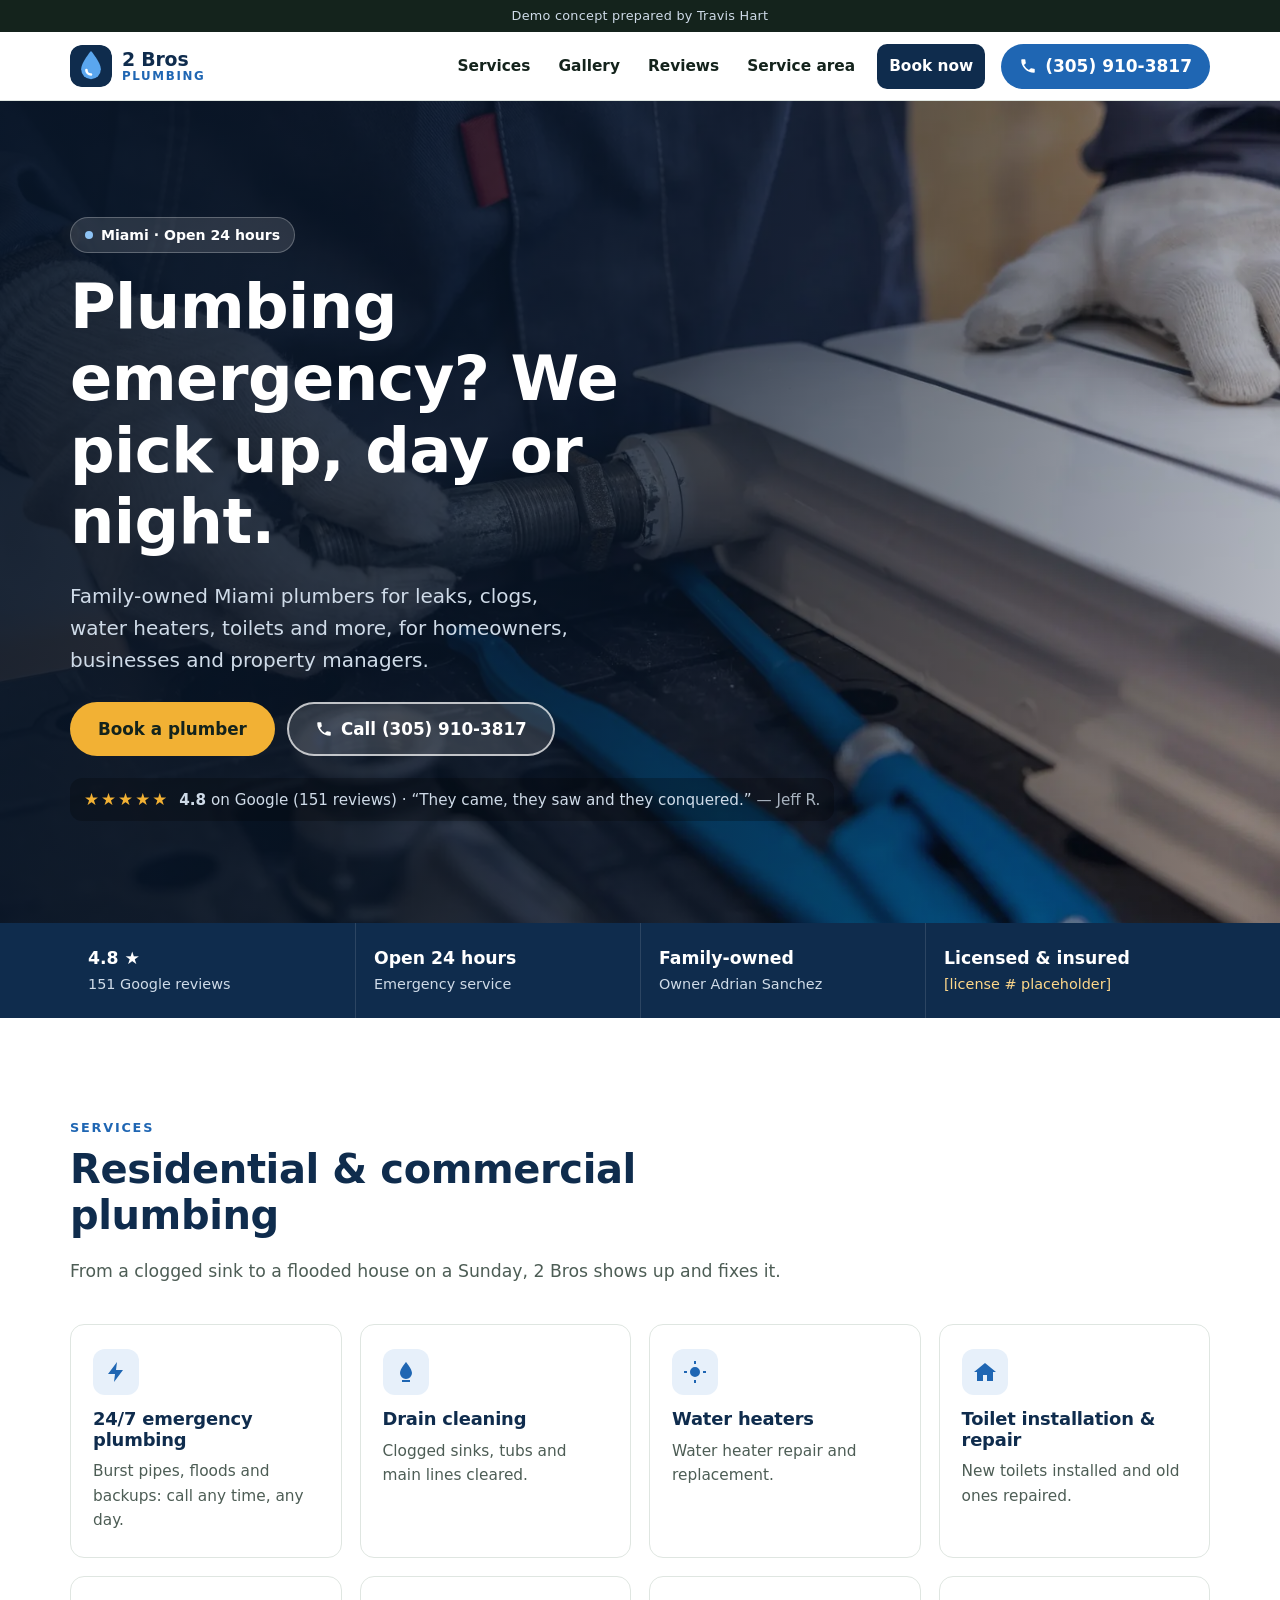
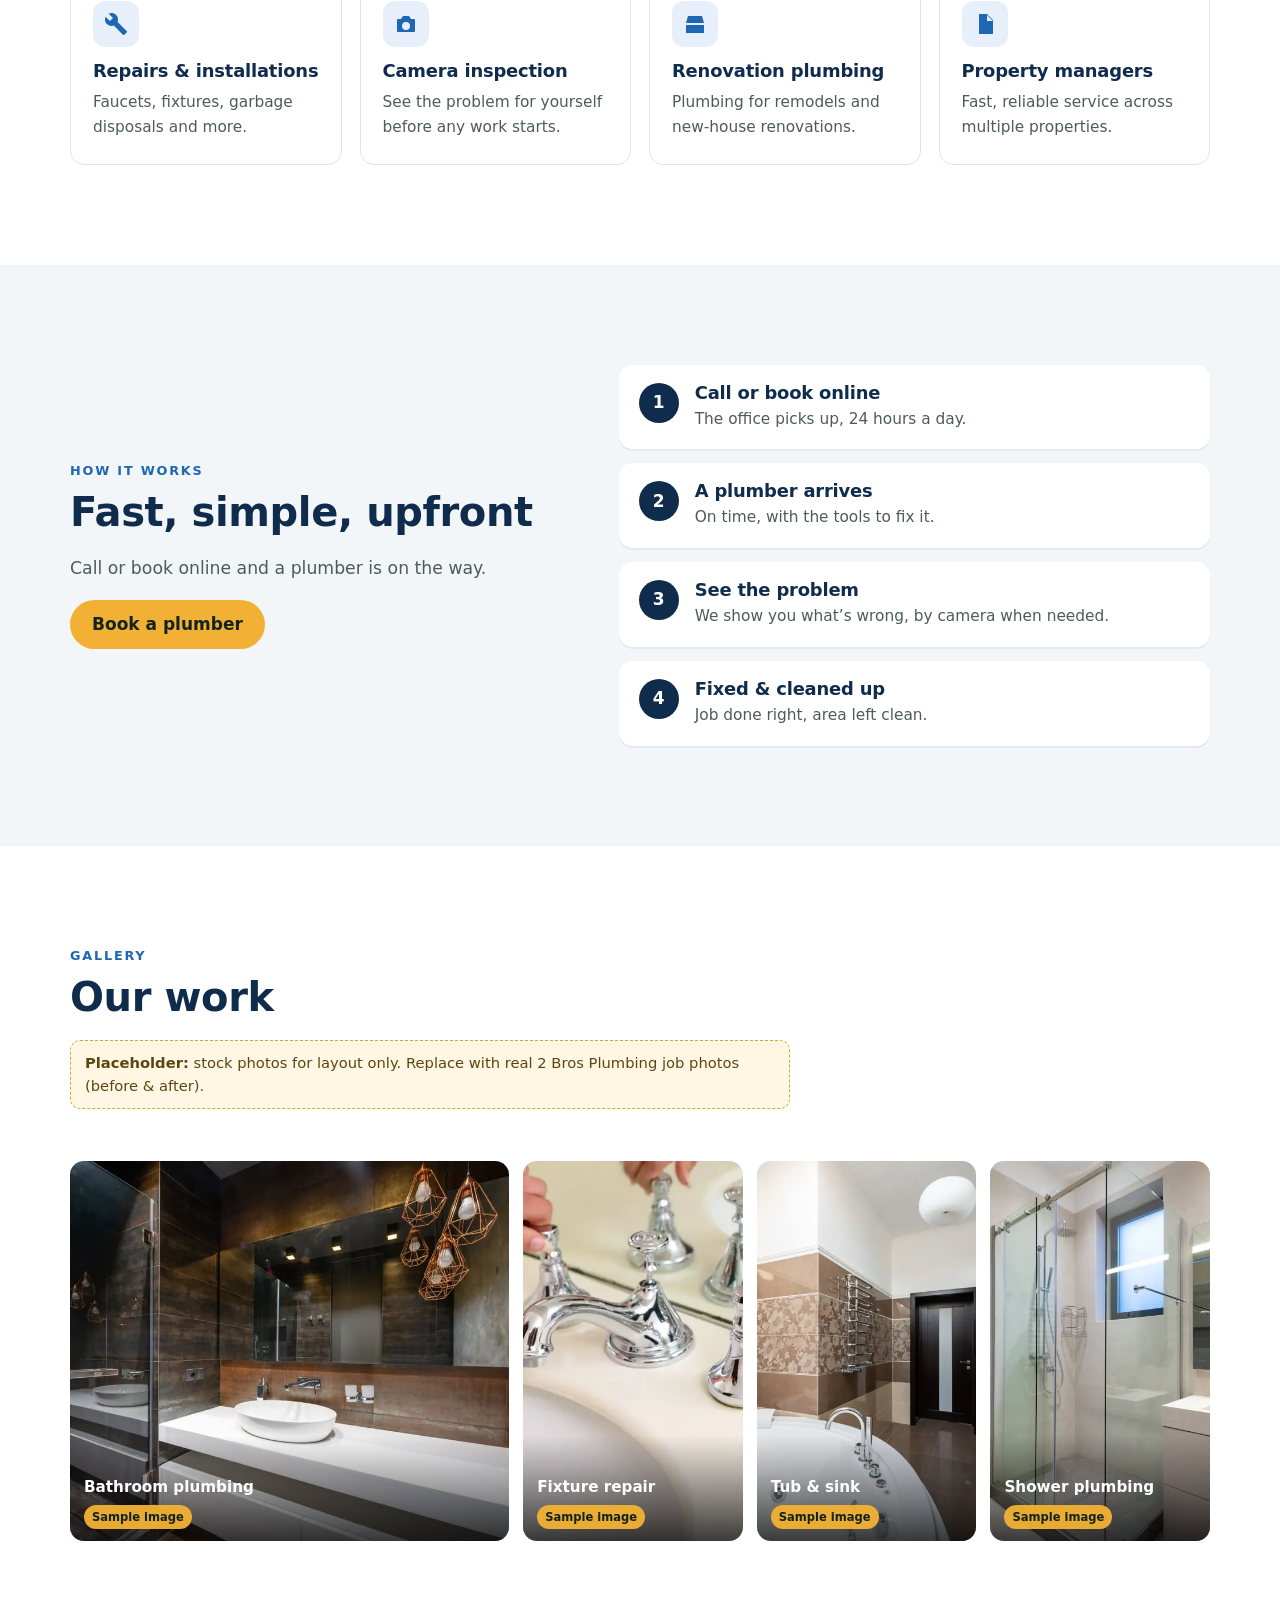
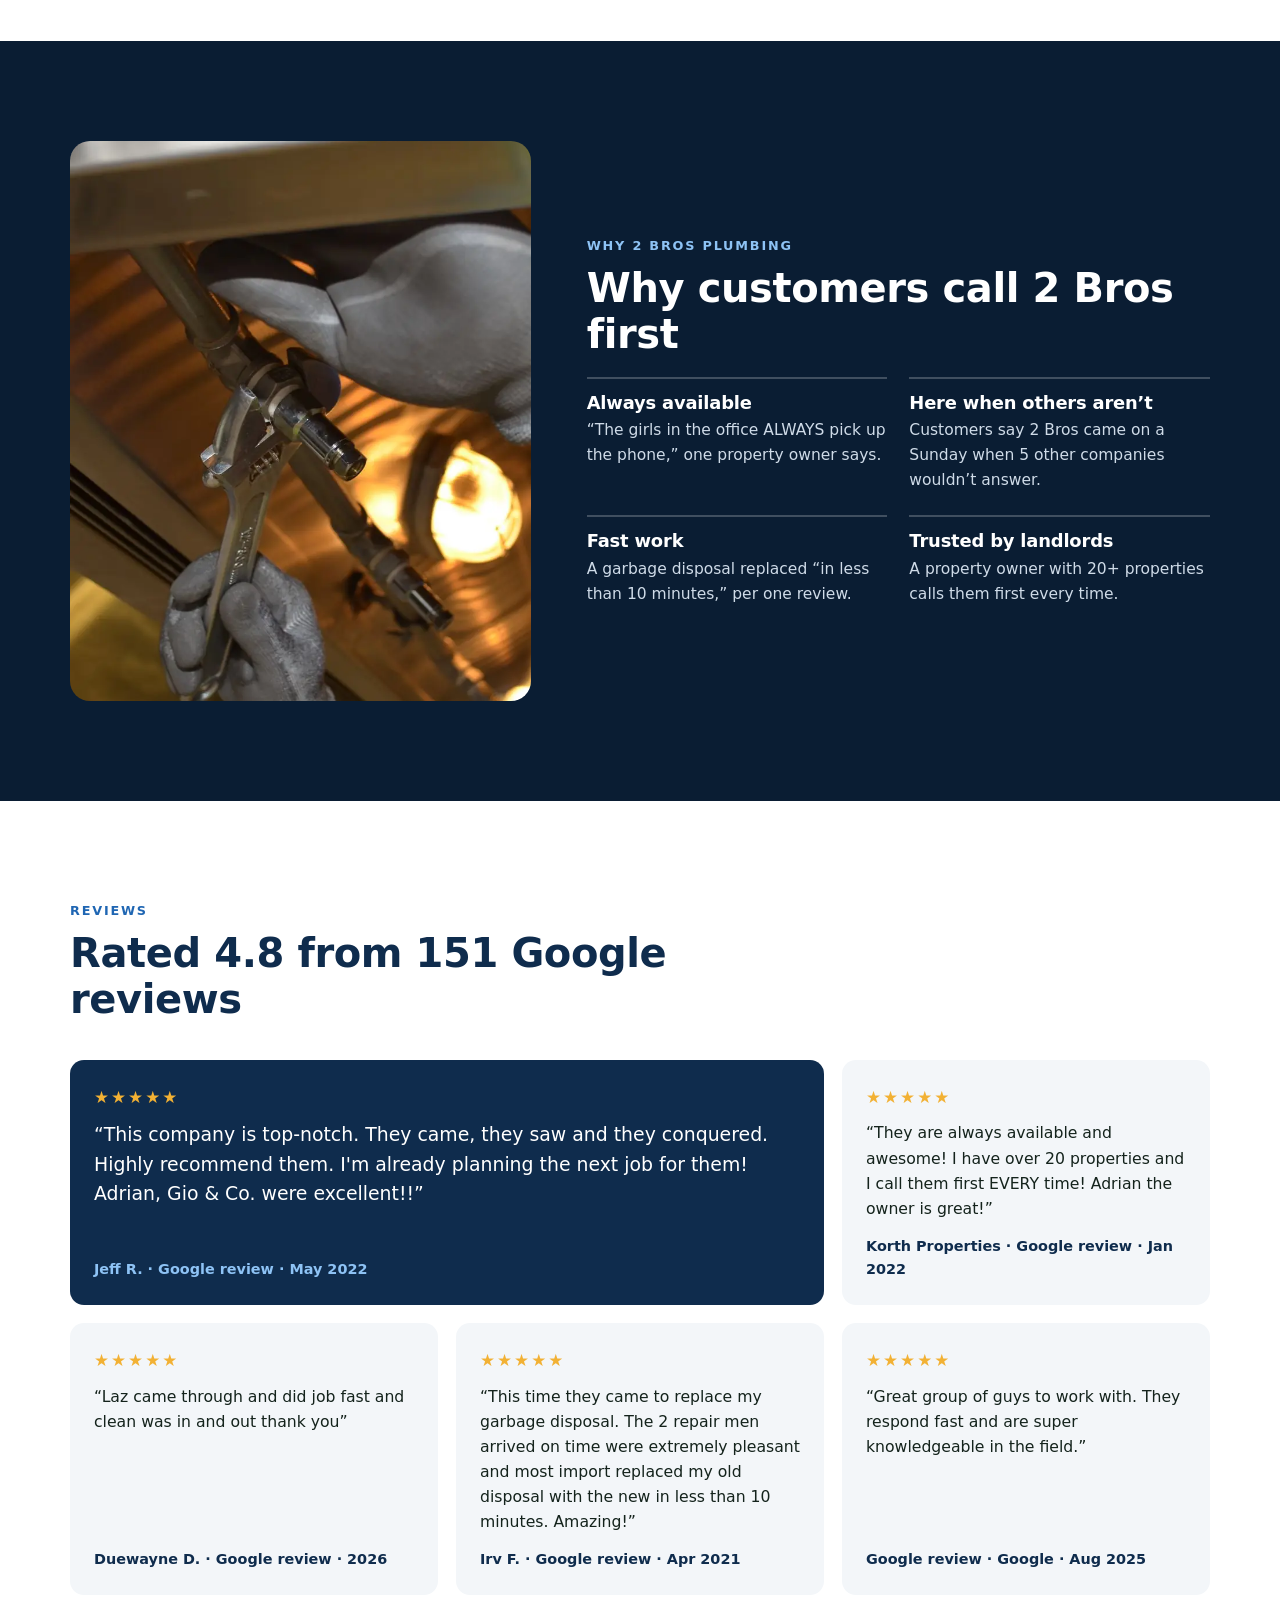
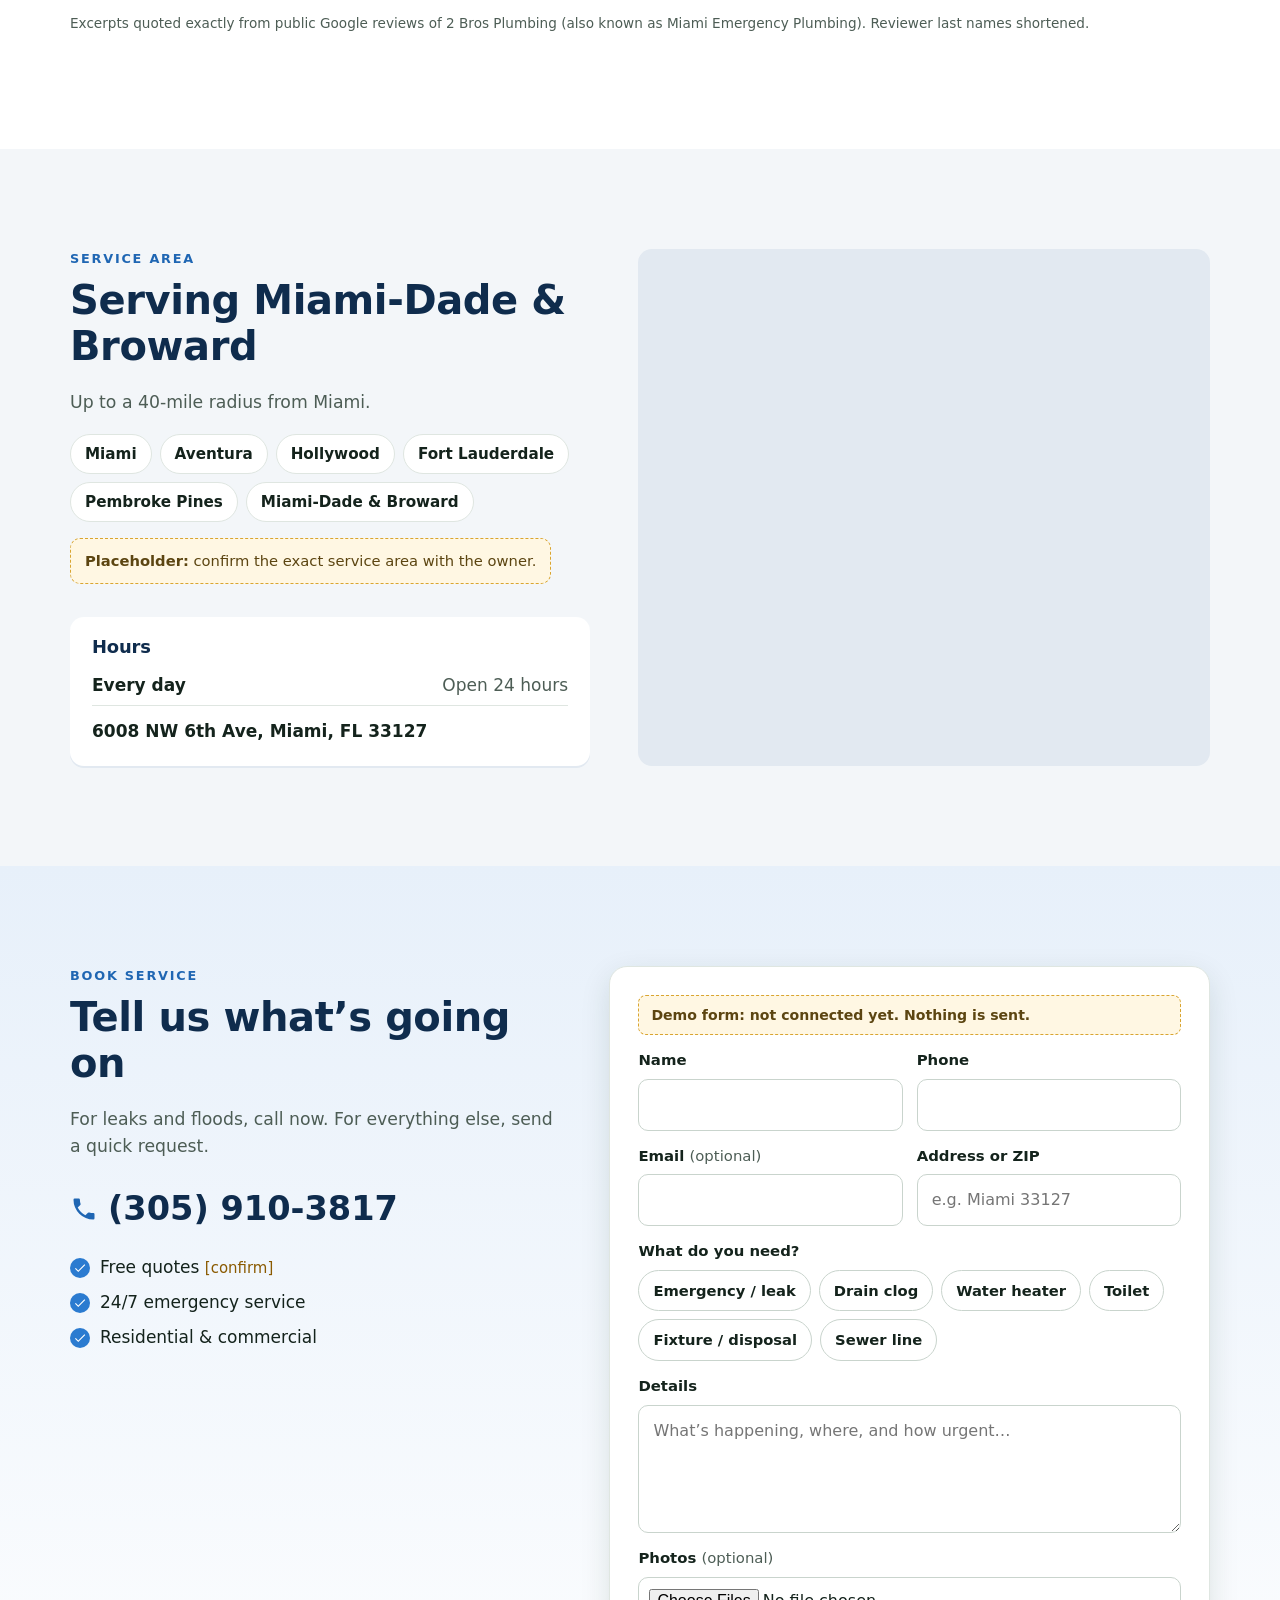
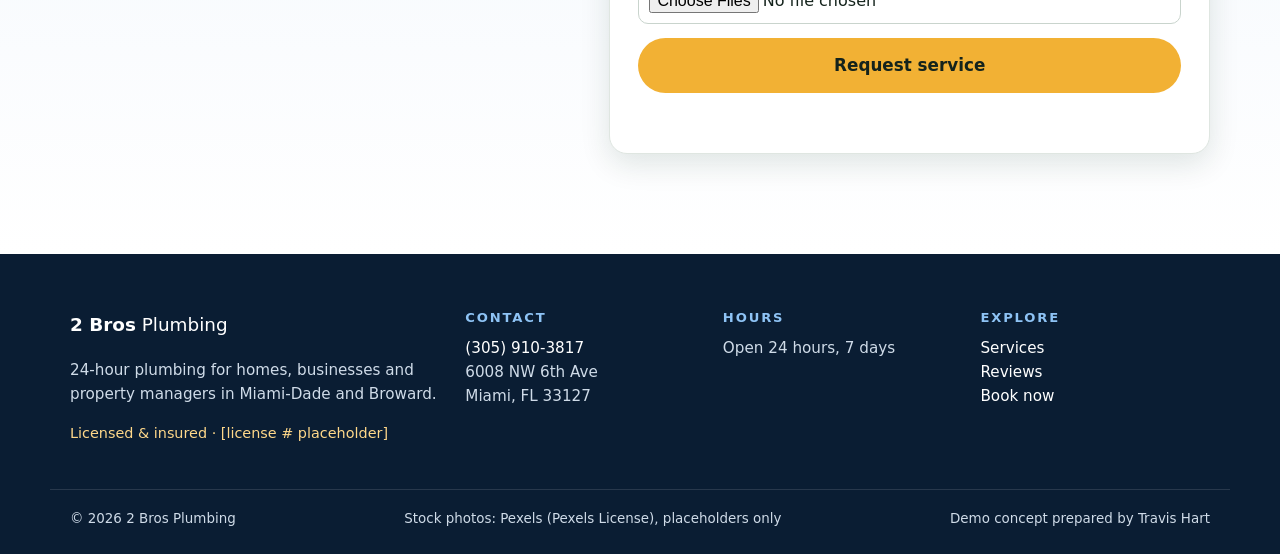
<file: two-bros-plumbing-mia/index.html>
<!doctype html>
<html lang="en">
<head>
<meta charset="utf-8">
<meta name="viewport" content="width=device-width, initial-scale=1">
<title>2 Bros Plumbing | 24-Hour Emergency Plumber in Miami | Drains, Water Heaters, Repairs</title>
<meta name="description" content="24-hour emergency plumbing, drain cleaning, water heaters, toilet installation and repairs in Miami-Dade and Broward. Rated 4.8 on Google.">
<meta name="robots" content="noindex, nofollow"><!-- demo concept: keep out of search engines -->
<meta name="theme-color" content="#0f2c4d">
<link rel="icon" href="favicon.svg" type="image/svg+xml">
<link rel="preload" as="image" href="img/hero-sm.webp" imagesrcset="img/hero-sm.webp 800w, img/hero.webp 1600w" imagesizes="100vw">
<link rel="stylesheet" href="styles.css">
<script type="application/ld+json">
{
 "@context": "https://schema.org",
 "@type": "Plumber",
 "name": "2 Bros Plumbing",
 "telephone": "+1-3059103817",
 "address": {
  "@type": "PostalAddress",
  "streetAddress": "6008 NW 6th Ave",
  "addressLocality": "Miami",
  "addressRegion": "FL",
  "postalCode": "33127",
  "addressCountry": "US"
 },
 "geo": {
  "@type": "GeoCoordinates",
  "latitude": 25.830913,
  "longitude": -80.206536
 },
 "areaServed": [
  "Miami",
  "Aventura",
  "Hollywood",
  "Fort Lauderdale",
  "Pembroke Pines",
  "Miami-Dade & Broward"
 ],
 "openingHoursSpecification": [
  {
   "@type": "OpeningHoursSpecification",
   "dayOfWeek": [
    "Monday",
    "Tuesday",
    "Wednesday",
    "Thursday",
    "Friday",
    "Saturday",
    "Sunday"
   ],
   "opens": "00:00",
   "closes": "23:59"
  }
 ]
}
</script>
</head>
<body>
<a class="skip" href="#main">Skip to content</a>
<aside class="demo-banner" aria-label="Demo notice">Demo concept prepared by Travis Hart</aside>

<header class="site-header" id="top">
  <div class="wrap header-inner">
    <a class="brand" href="#top" aria-label="2 Bros Plumbing, home">
      <img class="brand-mark" src="favicon.svg" alt="" width="42" height="42">
      <span class="brand-text"><strong>2 Bros</strong><small>Plumbing</small></span>
    </a>
    <nav class="nav" aria-label="Main">
      <button class="nav-toggle" aria-expanded="false" aria-controls="nav-list"><span class="sr-only">Menu</span><span class="bars" aria-hidden="true"></span></button>
      <ul id="nav-list">
        <li><a href="#services">Services</a></li>
        <li><a href="#projects">Gallery</a></li>
        <li><a href="#reviews">Reviews</a></li>
        <li><a href="#area">Service area</a></li>
        <li class="nav-cta-li"><a href="#estimate" class="nav-cta">Book now</a></li>
      </ul>
    </nav>
    <a class="btn btn-call" href="tel:+13059103817" aria-label="Call 2 Bros Plumbing at (305) 910-3817"><svg aria-hidden="true" viewBox="0 0 24 24"><path d="M6.6 10.8a15.1 15.1 0 0 0 6.6 6.6l2.2-2.2a1 1 0 0 1 1-.25 11.4 11.4 0 0 0 3.6.57 1 1 0 0 1 1 1V20a1 1 0 0 1-1 1A17 17 0 0 1 3 4a1 1 0 0 1 1-1h3.5a1 1 0 0 1 1 1c0 1.25.2 2.45.57 3.57a1 1 0 0 1-.25 1z"/></svg><span>(305) 910-3817</span></a>
  </div>
</header>

<main id="main">
<section class="hero" aria-labelledby="hero-title">
  <picture class="hero-bg" aria-hidden="true">
    <img src="img/hero-sm.webp" srcset="img/hero-sm.webp 800w, img/hero.webp 1600w" sizes="100vw" alt="" width="1600" height="1067" fetchpriority="high">
  </picture>
  <div class="wrap hero-inner">
    <p class="eyebrow"><span class="dot" aria-hidden="true"></span>Miami · Open 24 hours</p>
    <h1 id="hero-title">Plumbing emergency? We pick up, day or night.</h1>
    <p class="lead">Family-owned Miami plumbers for leaks, clogs, water heaters, toilets and more, for homeowners, businesses and property managers.</p>
    <div class="cta-row">
      <a class="btn btn-primary btn-lg" href="#estimate">Book a plumber</a>
      <a class="btn btn-light btn-lg" href="tel:+13059103817"><svg aria-hidden="true" viewBox="0 0 24 24"><path d="M6.6 10.8a15.1 15.1 0 0 0 6.6 6.6l2.2-2.2a1 1 0 0 1 1-.25 11.4 11.4 0 0 0 3.6.57 1 1 0 0 1 1 1V20a1 1 0 0 1-1 1A17 17 0 0 1 3 4a1 1 0 0 1 1-1h3.5a1 1 0 0 1 1 1c0 1.25.2 2.45.57 3.57a1 1 0 0 1-.25 1z"/></svg>Call (305) 910-3817</a>
    </div>
    <div class="hero-rating" aria-label="Rated 4.8 out of 5 on Google">
      <span class="stars" aria-hidden="true">★★★★★</span>
      <span><strong>4.8</strong> on Google (151 reviews) · “They came, they saw and they conquered.” <em class="by">Jeff R.</em></span>
    </div>
    
  </div>
</section>

<section class="trust" aria-label="Why customers trust 2 Bros Plumbing">
  <div class="wrap trust-grid"><div class="trust-item"><strong>4.8 ★</strong><span>151 Google reviews</span></div><div class="trust-item"><strong>Open 24 hours</strong><span>Emergency service</span></div><div class="trust-item"><strong>Family-owned</strong><span>Owner Adrian Sanchez</span></div><div class="trust-item"><strong>Licensed &amp; insured</strong><span class="ph">[license # placeholder]</span></div></div>
</section>

<section class="section" id="services" aria-labelledby="services-title">
  <div class="wrap">
    <div class="section-head">
      <p class="kicker">Services</p>
      <h2 id="services-title">Residential &amp; commercial plumbing</h2>
      <p class="section-lead">From a clogged sink to a flooded house on a Sunday, 2 Bros shows up and fixes it.</p>
    </div>
    <div class="services"><article class="svc"><div class="svc-ic" aria-hidden="true"><svg viewBox="0 0 24 24"><path d="M13 2 4 14h7l-1 8 9-12h-7z"/></svg></div><h3>24/7 emergency plumbing</h3><p>Burst pipes, floods and backups: call any time, any day.</p></article><article class="svc"><div class="svc-ic" aria-hidden="true"><svg viewBox="0 0 24 24"><path d="M12 2s-6 7-6 11a6 6 0 0 0 12 0c0-4-6-11-6-11zM8 22h8v-2H8z"/></svg></div><h3>Drain cleaning</h3><p>Clogged sinks, tubs and main lines cleared.</p></article><article class="svc"><div class="svc-ic" aria-hidden="true"><svg viewBox="0 0 24 24"><path d="M12 7a5 5 0 1 0 0 10 5 5 0 0 0 0-10zM11 1h2v3h-2zm0 19h2v3h-2zM1 11h3v2H1zm19 0h3v2h-3z"/></svg></div><h3>Water heaters</h3><p>Water heater repair and replacement.</p></article><article class="svc"><div class="svc-ic" aria-hidden="true"><svg viewBox="0 0 24 24"><path d="M12 3 1 12h3v9h6v-6h4v6h6v-9h3z"/></svg></div><h3>Toilet installation &amp; repair</h3><p>New toilets installed and old ones repaired.</p></article><article class="svc"><div class="svc-ic" aria-hidden="true"><svg viewBox="0 0 24 24"><path d="M22.7 19l-9.1-9.1c.9-2.3.4-5-1.5-6.9-2-2-5-2.4-7.4-1.3L9 6 6 9 1.6 4.7C.4 7.1.9 10.1 2.9 12.1c1.9 1.9 4.6 2.4 6.9 1.5l9.1 9.1c.4.4 1 .4 1.4 0l2.3-2.3c.5-.4.5-1.1.1-1.4z"/></svg></div><h3>Repairs &amp; installations</h3><p>Faucets, fixtures, garbage disposals and more.</p></article><article class="svc"><div class="svc-ic" aria-hidden="true"><svg viewBox="0 0 24 24"><path d="M4 7h3l2-3h6l2 3h3a1 1 0 0 1 1 1v11a1 1 0 0 1-1 1H4a1 1 0 0 1-1-1V8a1 1 0 0 1 1-1zm8 3a4 4 0 1 0 0 8 4 4 0 0 0 0-8z"/></svg></div><h3>Camera inspection</h3><p>See the problem for yourself before any work starts.</p></article><article class="svc"><div class="svc-ic" aria-hidden="true"><svg viewBox="0 0 24 24"><path d="M3 13h18v8H3zm2-9h14l2 7H3z"/></svg></div><h3>Renovation plumbing</h3><p>Plumbing for remodels and new-house renovations.</p></article><article class="svc"><div class="svc-ic" aria-hidden="true"><svg viewBox="0 0 24 24"><path d="M6 2h8l6 6v14H6zm8 1v6h6"/></svg></div><h3>Property managers</h3><p>Fast, reliable service across multiple properties.</p></article></div>
  </div>
</section>

<section class="section section-sand" id="process" aria-labelledby="process-title">
  <div class="wrap process-grid">
    <div>
      <p class="kicker">How it works</p>
      <h2 id="process-title">Fast, simple, upfront</h2>
      <p class="section-lead">Call or book online and a plumber is on the way.</p>
      <a class="btn btn-primary" href="#estimate">Book a plumber</a>
    </div>
    <ol class="steps"><li><span class="step-n">1</span><div><h3>Call or book online</h3><p>The office picks up, 24 hours a day.</p></div></li><li><span class="step-n">2</span><div><h3>A plumber arrives</h3><p>On time, with the tools to fix it.</p></div></li><li><span class="step-n">3</span><div><h3>See the problem</h3><p>We show you what’s wrong, by camera when needed.</p></div></li><li><span class="step-n">4</span><div><h3>Fixed &amp; cleaned up</h3><p>Job done right, area left clean.</p></div></li></ol>
  </div>
</section>

<section class="section" id="projects" aria-labelledby="projects-title">
  <div class="wrap">
    <div class="section-head">
      <p class="kicker">Gallery</p>
      <h2 id="projects-title">Our work</h2>
      <p class="ph-note" role="note"><strong>Placeholder:</strong> stock photos for layout only. Replace with real 2 Bros Plumbing job photos (before &amp; after).</p>
    </div>
    <div class="gallery"><figure class="g g-wide"><img src="img/g2.webp" alt="Stock photo: modern bathroom with vanity and sink" loading="lazy"><figcaption>Bathroom plumbing <span>Sample image</span></figcaption></figure><figure class="g g-tall"><img src="img/g1.webp" alt="Stock photo: hand adjusting a chrome faucet" loading="lazy"><figcaption>Fixture repair <span>Sample image</span></figcaption></figure><figure class="g g-tall"><img src="img/g3.webp" alt="Stock photo: bathroom with tub and sink" loading="lazy"><figcaption>Tub &amp; sink <span>Sample image</span></figcaption></figure><figure class="g g-tall"><img src="img/g4.webp" alt="Stock photo: glass shower and vanity" loading="lazy"><figcaption>Shower plumbing <span>Sample image</span></figcaption></figure></div>
  </div>
</section>

<section class="section section-dark" id="why" aria-labelledby="why-title">
  <div class="wrap why-grid">
    <div class="why-img"><img src="img/why.webp" alt="Stock photo: plumber working on pipes with a wrench" width="800" height="1067" loading="lazy"></div>
    <div>
      <p class="kicker">Why 2 Bros Plumbing</p>
      <h2 id="why-title">Why customers call 2 Bros first</h2>
      <ul class="why-list"><li><h3>Always available</h3><p>“The girls in the office ALWAYS pick up the phone,” one property owner says.</p></li><li><h3>Here when others aren’t</h3><p>Customers say 2 Bros came on a Sunday when 5 other companies wouldn’t answer.</p></li><li><h3>Fast work</h3><p>A garbage disposal replaced “in less than 10 minutes,” per one review.</p></li><li><h3>Trusted by landlords</h3><p>A property owner with 20+ properties calls them first every time.</p></li></ul>
    </div>
  </div>
</section>

<section class="section" id="reviews" aria-labelledby="reviews-title">
  <div class="wrap">
    <div class="section-head">
      <p class="kicker">Reviews</p>
      <h2 id="reviews-title">Rated 4.8 from 151 Google reviews</h2>
    </div>
    <div class="reviews"><figure class="review review-feature"><div class="stars" aria-label="5 out of 5 stars">★★★★★</div><blockquote><p>“This company is top-notch. They came, they saw and they conquered. Highly recommend them. I&#x27;m already planning the next job for them! Adrian, Gio &amp; Co. were excellent!!”</p></blockquote><figcaption>Jeff R. · Google review · May 2022</figcaption></figure><figure class="review"><div class="stars" aria-label="5 out of 5 stars">★★★★★</div><blockquote><p>“They are always available and awesome! I have over 20 properties and I call them first EVERY time! Adrian the owner is great!”</p></blockquote><figcaption>Korth Properties · Google review · Jan 2022</figcaption></figure><figure class="review"><div class="stars" aria-label="5 out of 5 stars">★★★★★</div><blockquote><p>“Laz came through and did job fast and clean was in and out thank you”</p></blockquote><figcaption>Duewayne D. · Google review · 2026</figcaption></figure><figure class="review"><div class="stars" aria-label="5 out of 5 stars">★★★★★</div><blockquote><p>“This time they came to replace my garbage disposal. The 2 repair men arrived on time were extremely pleasant and most import replaced my old disposal with the new in less than 10 minutes. Amazing!”</p></blockquote><figcaption>Irv F. · Google review · Apr 2021</figcaption></figure><figure class="review"><div class="stars" aria-label="5 out of 5 stars">★★★★★</div><blockquote><p>“Great group of guys to work with. They respond fast and are super knowledgeable in the field.”</p></blockquote><figcaption>Google review · Google · Aug 2025</figcaption></figure></div>
    <p class="fine">Excerpts quoted exactly from public Google reviews of 2 Bros Plumbing (also known as Miami Emergency Plumbing). Reviewer last names shortened.</p>
  </div>
</section>

<section class="section section-sand" id="area" aria-labelledby="area-title">
  <div class="wrap area-grid">
    <div>
      <p class="kicker">Service area</p>
      <h2 id="area-title">Serving Miami-Dade &amp; Broward</h2>
      <p class="section-lead">Up to a 40-mile radius from Miami.</p>
      <ul class="areas"><li>Miami</li><li>Aventura</li><li>Hollywood</li><li>Fort Lauderdale</li><li>Pembroke Pines</li><li>Miami-Dade &amp; Broward</li></ul>
      <p class="ph-note" role="note"><strong>Placeholder:</strong> confirm the exact service area with the owner.</p>
      <div class="hours-card">
        <h3>Hours</h3>
        <dl class="hours"><div><dt>Every day</dt><dd>Open 24 hours</dd></div></dl>
        <p class="addr">6008 NW 6th Ave, Miami, FL 33127</p>
      </div>
    </div>
    <div class="map">
      <iframe title="Map: 2 Bros Plumbing, 6008 NW 6th Ave, Miami, FL" src="https://maps.google.com/maps?q=2%20Bros%20Plumbing%2C%206008%20NW%206th%20Ave%2C%20Miami%2C%20FL%2033127&amp;z=12&amp;output=embed" loading="lazy" referrerpolicy="no-referrer-when-downgrade"></iframe>
    </div>
  </div>
</section>

<section class="section section-estimate" id="estimate" aria-labelledby="estimate-title">
  <div class="wrap estimate-grid">
    <div class="estimate-copy">
      <p class="kicker">Book service</p>
      <h2 id="estimate-title">Tell us what’s going on</h2>
      <p class="section-lead">For leaks and floods, call now. For everything else, send a quick request.</p>
      <a class="big-phone" href="tel:+13059103817"><svg aria-hidden="true" viewBox="0 0 24 24"><path d="M6.6 10.8a15.1 15.1 0 0 0 6.6 6.6l2.2-2.2a1 1 0 0 1 1-.25 11.4 11.4 0 0 0 3.6.57 1 1 0 0 1 1 1V20a1 1 0 0 1-1 1A17 17 0 0 1 3 4a1 1 0 0 1 1-1h3.5a1 1 0 0 1 1 1c0 1.25.2 2.45.57 3.57a1 1 0 0 1-.25 1z"/></svg>(305) 910-3817</a>
      <ul class="checks"><li>Free quotes <span class="ph">[confirm]</span></li><li>24/7 emergency service</li><li>Residential & commercial</li></ul>
      
    </div>
    <form class="form" id="estimate-form" novalidate>
      <p class="form-flag">Demo form: not connected yet. Nothing is sent.</p>
      <div class="field-row">
        <div class="field"><label for="f-name">Name</label><input id="f-name" name="name" autocomplete="name" required></div>
        <div class="field"><label for="f-phone">Phone</label><input id="f-phone" name="phone" type="tel" autocomplete="tel" inputmode="tel" required></div>
      </div>
      <div class="field-row">
        <div class="field"><label for="f-email">Email <span class="opt">(optional)</span></label><input id="f-email" name="email" type="email" autocomplete="email"></div>
        <div class="field"><label for="f-area">Address or ZIP</label><input id="f-area" name="area" autocomplete="postal-code" placeholder="e.g. Miami 33127"></div>
      </div>
      <fieldset class="field">
        <legend>What do you need?</legend>
        <div class="chips-check"><label><input type="checkbox" name="svc" value="0"><span>Emergency / leak</span></label><label><input type="checkbox" name="svc" value="1"><span>Drain clog</span></label><label><input type="checkbox" name="svc" value="2"><span>Water heater</span></label><label><input type="checkbox" name="svc" value="3"><span>Toilet</span></label><label><input type="checkbox" name="svc" value="4"><span>Fixture / disposal</span></label><label><input type="checkbox" name="svc" value="5"><span>Sewer line</span></label></div>
      </fieldset>
      <div class="field"><label for="f-msg">Details</label><textarea id="f-msg" name="message" rows="4" placeholder="What’s happening, where, and how urgent…"></textarea></div>
      <div class="field"><label for="f-photo">Photos <span class="opt">(optional)</span></label><input id="f-photo" name="photos" type="file" accept="image/*" multiple></div>
      <button class="btn btn-primary btn-lg btn-block" type="submit">Request service</button>
      <p class="form-status" id="form-status" role="status" aria-live="polite"></p>
    </form>
  </div>
</section>
</main>

<footer class="site-footer">
  <div class="wrap footer-grid">
    <div>
      <p class="foot-brand"><strong>2 Bros</strong> Plumbing</p>
      <p>24-hour plumbing for homes, businesses and property managers in Miami-Dade and Broward.</p>
      <p class="ph-dark">Licensed &amp; insured · [license # placeholder]</p>
    </div>
    <div><h2 class="foot-h">Contact</h2><p><a href="tel:+13059103817">(305) 910-3817</a><br>6008 NW 6th Ave<br>Miami, FL 33127</p></div>
    <div><h2 class="foot-h">Hours</h2><p>Open 24 hours, 7 days</p></div>
    <div><h2 class="foot-h">Explore</h2><p><a href="#services">Services</a><br><a href="#reviews">Reviews</a><br><a href="#estimate">Book now</a></p></div>
  </div>
  <div class="wrap foot-bottom">
    <p>© <span id="year">2026</span> 2 Bros Plumbing</p>
    <p>Stock photos: Pexels (Pexels License), placeholders only</p>
    <p class="demo-credit">Demo concept prepared by Travis Hart</p>
  </div>
</footer>

<nav class="mobile-bar" aria-label="Quick actions">
  <a href="tel:+13059103817"><svg aria-hidden="true" viewBox="0 0 24 24"><path d="M6.6 10.8a15.1 15.1 0 0 0 6.6 6.6l2.2-2.2a1 1 0 0 1 1-.25 11.4 11.4 0 0 0 3.6.57 1 1 0 0 1 1 1V20a1 1 0 0 1-1 1A17 17 0 0 1 3 4a1 1 0 0 1 1-1h3.5a1 1 0 0 1 1 1c0 1.25.2 2.45.57 3.57a1 1 0 0 1-.25 1z"/></svg>Call now</a>
  <a href="#estimate" class="mb-primary">Book now</a>
</nav>
<script src="app.js" defer></script>
</body>
</html>
</file>
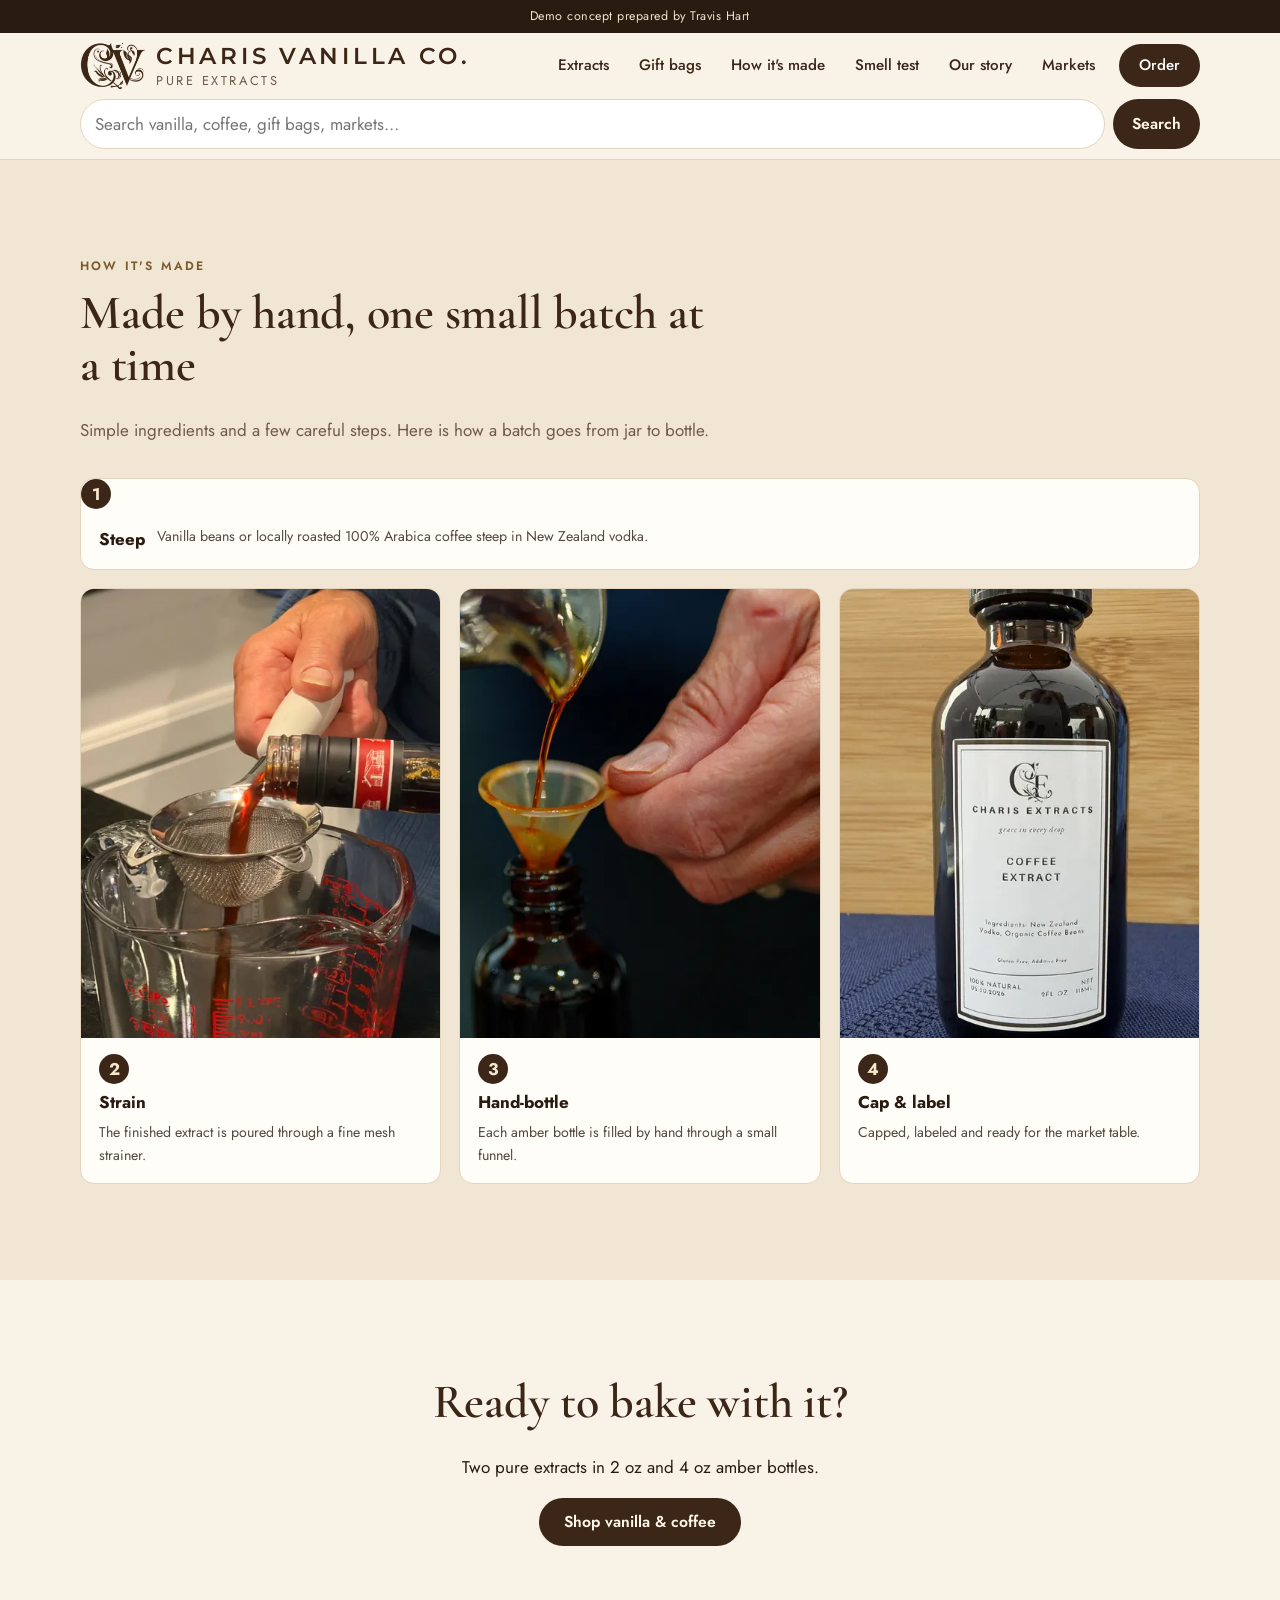
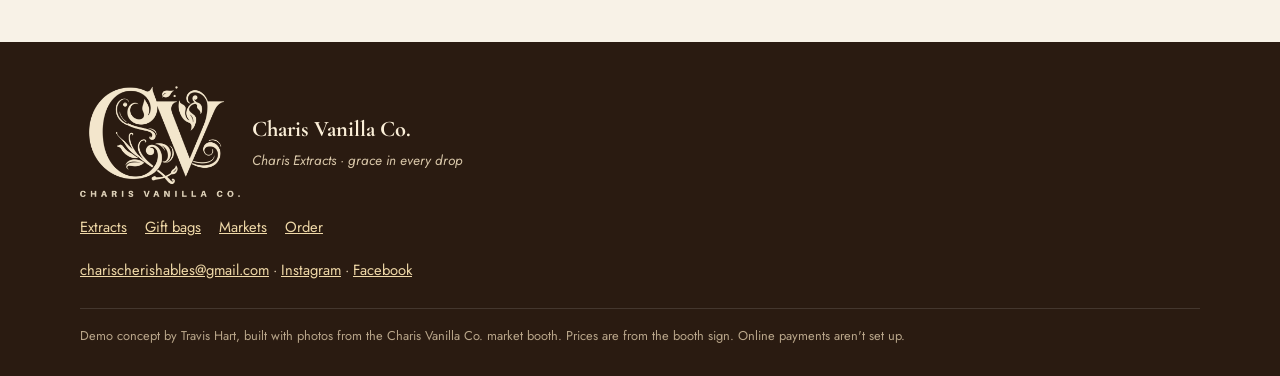
<file: charis-vanilla-co/how-its-made/index.html>
<!doctype html>
<html lang="en">
<head>
<meta charset="utf-8">
<meta name="viewport" content="width=device-width, initial-scale=1">
<title>How it's made | Charis Vanilla Co.</title>
<meta name="description" content="How Charis Vanilla Co. makes small-batch vanilla and coffee extract: steep, strain, hand-bottle, cap and label.">
<meta name="robots" content="noindex, nofollow"><!-- demo concept: keep out of search engines -->
<meta name="theme-color" content="#3b2618">
<link rel="icon" href="../favicon.png" type="image/png">
<link rel="apple-touch-icon" href="../apple-touch-icon.png">
<meta property="og:type" content="website">
<meta property="og:title" content="Charis Vanilla Co. | Pure Vanilla &amp; Coffee Extracts">
<meta property="og:description" content="Small-batch pure Madagascar vanilla and coffee extracts. Grace in every drop.">
<meta property="og:image" content="https://travizhart.github.io/site-previews/charis-vanilla-co/img/og-v4.jpg">
<meta property="og:image:width" content="1200"><meta property="og:image:height" content="675">
<meta name="twitter:card" content="summary_large_image">
<link rel="preconnect" href="https://fonts.googleapis.com">
<link rel="preconnect" href="https://fonts.gstatic.com" crossorigin>
<link href="https://fonts.googleapis.com/css2?family=Cormorant+Garamond:ital,wght@0,500;0,600;0,700;1,500&family=Jost:wght@400;500;600&family=Montserrat:wght@600&display=swap" rel="stylesheet">
<link rel="stylesheet" href="../styles.css?v=16">
<script type="application/ld+json">
{"@context":"https://schema.org","@type":"Store","name":"Charis Vanilla Co.","slogan":"Grace in every drop","email":"charischerishables@gmail.com",
 "sameAs":["https://www.instagram.com/charisvanillaco/"],
 "makesOffer":[
  {"@type":"Offer","name":"Pure extract, 2 oz bottle","price":"10.00","priceCurrency":"USD"},
  {"@type":"Offer","name":"Pure extract, 4 oz bottle","price":"18.00","priceCurrency":"USD"},
  {"@type":"Offer","name":"Gift bag","price":"20.00","priceCurrency":"USD"}]}
</script>
</head>
<body>
<a class="skip" href="#main">Skip to content</a>
<aside class="demo-banner" aria-label="Demo notice">Demo concept prepared by Travis Hart</aside>

<header class="site-header" id="top">
  <div class="wrap header-inner">
    <a class="brand" href="../#top" aria-label="Charis Vanilla Co., home">
      <img class="brand-mark" src="../img/monogram.png" alt="" width="44" height="44">
      <span class="brand-text"><strong>Charis Vanilla Co.</strong><small>Pure extracts</small></span>
    </a>
    <nav class="nav" aria-label="Main">
      <button class="nav-toggle" aria-expanded="false" aria-controls="nav-list"><span class="sr-only">Menu</span><span class="bars" aria-hidden="true"></span></button>
      <ul id="nav-list">
        <li><a href="../#extracts">Extracts</a></li>
        <li><a href="../#gifts">Gift bags</a></li>
        <li><a href="./" aria-current="page">How it's made</a></li>
        <li><a href="../#smell-test">Smell test</a></li>
        <li><a href="../#story">Our story</a></li>
        <li><a href="../#markets">Markets</a></li>
        <li><a class="nav-cta" href="../#order">Order</a></li>
      </ul>
    </nav>
  </div>
  <div class="wrap site-search">
    <form role="search" id="site-search" autocomplete="off">
      <label for="q" class="sr-only">Search the site</label>
      <input id="q" type="search" placeholder="Search vanilla, coffee, gift bags, markets…" enterkeyhint="search">
      <button type="submit" class="btn btn-primary">Search</button>
    </form>
    <p id="search-msg" class="search-msg" role="status" aria-live="polite"></p>
  </div>
</header>

<main id="main">
<section class="section section-alt" id="process">
  <div class="wrap">
    <header class="section-head">
      <p class="eyebrow">How it's made</p>
      <h2>Made by hand, one small batch at a time</h2>
      <p>Simple ingredients and a few careful steps. Here is how a batch goes from jar to bottle.</p>
    </header>
    <ol class="process">
      <li><span class="num">1</span><div><strong>Steep</strong><small>Vanilla beans or locally roasted 100% Arabica coffee steep in New Zealand vodka.</small></div></li>
      <li><figure><img src="../img/strain-sm.webp" srcset="../img/strain-sm.webp 480w, ../img/strain.webp 800w" sizes="(min-width:760px) 30vw, 100vw" width="800" height="1000" loading="lazy" alt="Dark extract being strained through a fine mesh strainer into a glass measuring cup"></figure><div><span class="num">2</span><strong>Strain</strong><small>The finished extract is poured through a fine mesh strainer.</small></div></li>
      <li><figure><img src="../img/fill-sm.webp" srcset="../img/fill-sm.webp 480w, ../img/fill.webp 800w" sizes="(min-width:760px) 30vw, 100vw" width="800" height="1000" loading="lazy" alt="Extract being poured by hand through a small funnel into an amber glass bottle"></figure><div><span class="num">3</span><strong>Hand-bottle</strong><small>Each amber bottle is filled by hand through a small funnel.</small></div></li>
      <li><figure><img src="../img/coffee-sm.webp" srcset="../img/coffee-sm.webp 480w, ../img/coffee.webp 800w" sizes="(min-width:760px) 30vw, 100vw" width="800" height="1000" loading="lazy" alt="Finished 2 fl oz bottle of Charis Extracts Coffee Extract with its label"></figure><div><span class="num">4</span><strong>Cap &amp; label</strong><small>Capped, labeled and ready for the market table.</small></div></li>
    </ol>
  </div>
</section>
<section class="section">
  <div class="wrap" style="text-align:center">
    <h2>Ready to bake with it?</h2>
    <p>Two pure extracts in 2 oz and 4 oz amber bottles.</p>
    <a class="btn btn-primary" href="../#extracts">Shop vanilla &amp; coffee</a>
  </div>
</section>
</main>

<footer class="site-footer">
  <div class="wrap footer-inner">
    <div class="foot-brand"><img src="../img/logo-light.png" alt="Charis Vanilla Co. logo" width="160" height="111" style="width:160px;height:auto"><div><strong>Charis Vanilla Co.</strong><span>Charis Extracts · grace in every drop</span></div></div>
    <nav aria-label="Footer"><a href="../#extracts">Extracts</a><a href="../#gifts">Gift bags</a><a href="../#markets">Markets</a><a href="../#order">Order</a></nav>
    <p class="foot-contact"><a href="mailto:charischerishables@gmail.com">charischerishables@gmail.com</a> · <a href="https://www.instagram.com/charisvanillaco/" target="_blank" rel="noopener">Instagram</a> · <a href="https://www.facebook.com/search/top?q=Charis%20Vanilla%20Co." target="_blank" rel="noopener">Facebook</a></p>
    <p class="demo-note">Demo concept by Travis Hart, built with photos from the Charis Vanilla Co. market booth. Prices are from the booth sign. Online payments aren't set up.</p>
  </div>
</footer>
<script src="../app.js?v=11" defer></script>
</body>
</html>
</file>
<file: 2-bros-plumbing/styles.css>
:root{
  --green-900:#0b2e22;--green-800:#0f3d2e;--green-700:#165239;--leaf:#2f8f4e;--leaf-600:#257a41;--mint:#e9f5e6;
  --sand:#f6f1e7;--sand-2:#efe7d6;--sun:#f2b134;--ink:#14231c;--muted:#4d5d55;--line:#dfe6e1;--white:#fff;
  --radius:14px;--shadow:0 10px 30px rgba(11,46,34,.12);--wrap:1180px;
  --font:system-ui,-apple-system,"Segoe UI",Roboto,"Helvetica Neue",Arial,sans-serif;
}
*,*::before,*::after{box-sizing:border-box}
html{scroll-behavior:smooth;-webkit-text-size-adjust:100%}
@media (prefers-reduced-motion:reduce){html{scroll-behavior:auto}*{transition:none!important;animation:none!important}}
body{margin:0;font-family:var(--font);color:var(--ink);background:var(--white);line-height:1.6;font-size:17px;overflow-x:hidden}
img{max-width:100%;height:auto;display:block}
a{color:var(--leaf-600)}
h1,h2,h3{line-height:1.15;margin:0 0 .5em;letter-spacing:-.01em}
h2{font-size:clamp(1.7rem,3.2vw,2.5rem);color:var(--green-800)}
h3{font-size:1.12rem}
p{margin:0 0 1em}
.wrap{max-width:var(--wrap);margin:0 auto;padding:0 20px}
.sr-only{position:absolute;width:1px;height:1px;overflow:hidden;clip:rect(0 0 0 0);white-space:nowrap}
.skip{position:absolute;left:-999px;top:0;background:var(--sun);color:var(--ink);padding:10px 14px;z-index:100;font-weight:700}
.skip:focus{left:10px;top:10px}
:focus-visible{outline:3px solid var(--sun);outline-offset:2px}

.demo-banner{background:var(--ink);color:var(--on-dark);text-align:center;font-size:.8rem;padding:6px 12px;letter-spacing:.02em}

/* header */
.site-header{position:sticky;top:0;z-index:50;background:rgba(255,255,255,.96);backdrop-filter:saturate(1.4) blur(8px);border-bottom:1px solid var(--line)}
.header-inner{display:flex;align-items:center;gap:16px;min-height:68px}
.brand{display:flex;align-items:center;gap:10px;text-decoration:none;color:var(--green-800);margin-right:auto}
.brand-mark{width:42px;height:42px;flex:none}
.brand-text{display:flex;flex-direction:column;line-height:1.05}
.brand-text strong{font-size:1.18rem;letter-spacing:-.01em}
.brand-text small{font-size:.74rem;text-transform:uppercase;letter-spacing:.14em;color:var(--leaf-600);font-weight:700}
.nav ul{list-style:none;margin:0;padding:0;display:flex;gap:4px;align-items:center}
.nav a{display:block;padding:10px 12px;border-radius:10px;text-decoration:none;color:var(--ink);font-weight:600;font-size:.96rem}
.nav a:hover{background:var(--mint)}
.nav .nav-cta{background:var(--green-800);color:#fff;margin-left:6px}
.nav .nav-cta:hover{background:var(--green-700)}
.nav-toggle{display:none}
.btn{display:inline-flex;align-items:center;justify-content:center;gap:8px;border-radius:999px;padding:12px 20px;font-weight:700;text-decoration:none;border:2px solid transparent;cursor:pointer;font:inherit;font-weight:700;line-height:1.2;transition:transform .15s,background .15s}
.btn svg{width:18px;height:18px;fill:currentColor;flex:none}
.btn:hover{transform:translateY(-1px)}
.btn-lg{padding:15px 26px;font-size:1.05rem}
.btn-block{width:100%}
.btn-primary{background:var(--sun);color:var(--ink)}
.btn-primary:hover{background:#f5be55}
.btn-light{background:rgba(255,255,255,.14);color:#fff;border-color:rgba(255,255,255,.7)}
.btn-light:hover{background:rgba(255,255,255,.24)}
.btn-call{background:var(--leaf-600);color:#fff;padding:10px 16px}
.btn-call:hover{background:var(--green-700)}

/* hero */
.hero{position:relative;color:#fff;isolation:isolate;overflow:hidden}
.hero-bg,.hero-bg img{position:absolute;inset:0;width:100%;height:100%}
.hero-bg img{object-fit:cover;object-position:center 60%}
.hero::after{content:"";position:absolute;inset:0;z-index:-1;background:linear-gradient(100deg,rgba(var(--hero-rgb),.92) 0%,rgba(var(--hero-rgb),.78) 45%,rgba(var(--hero-rgb),.25) 100%)}
.hero-bg{z-index:-2}
.hero-inner{padding:clamp(56px,9vw,120px) 20px clamp(56px,8vw,110px)}
.eyebrow{display:inline-flex;align-items:center;gap:8px;background:rgba(255,255,255,.12);border:1px solid rgba(255,255,255,.25);padding:6px 14px;border-radius:999px;font-size:.88rem;font-weight:600;margin-bottom:18px}
.eyebrow .dot{width:8px;height:8px;border-radius:50%;background:var(--soft)}
.hero h1{font-size:clamp(2.1rem,5.4vw,3.9rem);max-width:15ch;margin-bottom:.35em}
.lead{font-size:clamp(1.05rem,1.7vw,1.25rem);max-width:40ch;color:var(--on-dark)}
.cta-row{display:flex;flex-wrap:wrap;gap:12px;margin:26px 0 22px}
.hero-rating{display:inline-flex;align-items:center;gap:10px;flex-wrap:wrap;font-size:.95rem;color:var(--on-dark);background:rgba(0,0,0,.25);padding:8px 14px;border-radius:12px}
.stars{color:var(--sun);letter-spacing:2px;font-size:1.05rem}

/* trust */
.trust{background:var(--green-800);color:#fff}
.trust-grid{display:grid;grid-template-columns:repeat(4,1fr);gap:0}
.trust-item{padding:22px 18px;border-left:1px solid rgba(255,255,255,.12);display:flex;flex-direction:column}
.trust-item:first-child{border-left:0}
.trust-item strong{font-size:1.08rem}
.trust-item span{color:var(--on-dark);font-size:.9rem}
.trust-item .ph{color:#ffd88a}

/* sections */
.section{padding:clamp(60px,8vw,100px) 0}
.section-sand{background:var(--sand)}
.section-dark{background:var(--green-900);color:var(--on-dark)}
.section-dark h2{color:#fff}
.section-head{max-width:720px;margin-bottom:38px}
.kicker{text-transform:uppercase;letter-spacing:.14em;font-size:.8rem;font-weight:800;color:var(--leaf-600);margin-bottom:.6em}
.section-dark .kicker{color:var(--soft)}
.section-lead{color:var(--muted);font-size:1.08rem}
.section-dark .section-lead{color:var(--on-dark)}

.services{display:grid;grid-template-columns:repeat(4,1fr);gap:18px}
.svc{background:#fff;border:1px solid var(--line);border-radius:var(--radius);padding:24px 22px;transition:box-shadow .2s,transform .2s}
.svc:hover{box-shadow:var(--shadow);transform:translateY(-2px)}
.svc-ic{width:46px;height:46px;border-radius:12px;background:var(--mint);display:grid;place-items:center;margin-bottom:14px}
.svc-ic svg{width:24px;height:24px;fill:var(--leaf-600)}
.svc h3{color:var(--green-800)}
.svc p{color:var(--muted);font-size:.96rem;margin:0}

.process-grid{display:grid;grid-template-columns:1fr 1.2fr;gap:56px;align-items:center}
.steps{list-style:none;margin:0;padding:0;display:grid;gap:14px}
.steps li{display:flex;gap:16px;background:#fff;border-radius:var(--radius);padding:18px 20px;box-shadow:0 2px 0 var(--sand-2)}
.step-n{flex:none;width:40px;height:40px;border-radius:50%;background:var(--green-800);color:#fff;display:grid;place-items:center;font-weight:800}
.steps h3{margin-bottom:.2em;color:var(--green-800)}
.steps p{margin:0;color:var(--muted);font-size:.96rem}

.ph-note{background:#fff7e3;border:1px dashed #d9a531;color:#5c4511;border-radius:10px;padding:10px 14px;font-size:.92rem;display:inline-block}
.gallery{display:grid;grid-template-columns:2fr 1fr 1fr 1fr;grid-auto-rows:380px;gap:14px}
.g{margin:0;position:relative;border-radius:var(--radius);overflow:hidden;background:var(--mint)}
.g img{width:100%;height:100%;object-fit:cover;transition:transform .5s}
.g:hover img{transform:scale(1.04)}
.g figcaption{position:absolute;left:0;right:0;bottom:0;padding:40px 14px 12px;background:linear-gradient(transparent,rgba(0,0,0,.75));color:#fff;font-weight:700;display:flex;flex-direction:column;align-items:flex-start;gap:6px;font-size:.95rem}
.g figcaption span{font-size:.72rem;font-weight:700;background:rgba(242,177,52,.95);color:var(--ink);padding:3px 8px;border-radius:999px;white-space:nowrap}

.why-grid{display:grid;grid-template-columns:.85fr 1.15fr;gap:56px;align-items:center}
.why-img img{border-radius:20px;aspect-ratio:4/5;object-fit:cover;width:100%;max-height:560px}
.why-list{list-style:none;padding:0;margin:20px 0 0;display:grid;grid-template-columns:1fr 1fr;gap:22px}
.why-list li{border-top:2px solid rgba(255,255,255,.22);padding-top:14px}
.why-list h3{color:#fff;margin-bottom:.3em}
.why-list p{color:var(--on-dark);margin:0;font-size:.97rem}

.reviews{display:grid;grid-template-columns:repeat(3,1fr);gap:18px}
.review{margin:0;background:var(--sand);border-radius:var(--radius);padding:24px;display:flex;flex-direction:column}
.review blockquote{margin:10px 0 14px;flex:1}
.review blockquote p{margin:0;font-size:.98rem}
.review figcaption{font-weight:700;color:var(--green-800);font-size:.9rem}
.review-feature{grid-column:span 2;background:var(--green-800);color:#fff}
.review-feature blockquote p{font-size:1.18rem;line-height:1.55}
.review-feature figcaption{color:var(--soft)}
.fine{font-size:.85rem;color:var(--muted);margin-top:18px}

.area-grid{display:grid;grid-template-columns:1fr 1.1fr;gap:48px;align-items:stretch}
.areas{list-style:none;padding:0;margin:0 0 16px;display:flex;flex-wrap:wrap;gap:8px}
.areas li{background:#fff;border:1px solid var(--line);border-radius:999px;padding:7px 14px;font-weight:600;font-size:.95rem}
.hours-card{background:#fff;border-radius:var(--radius);padding:20px 22px;margin-top:18px;box-shadow:0 2px 0 var(--sand-2)}
.hours-card h3{color:var(--green-800)}
.hours{margin:0}
.hours div{display:flex;justify-content:space-between;gap:12px;padding:6px 0;border-bottom:1px solid var(--line)}
.hours dt{font-weight:600}.hours dd{margin:0;color:var(--muted)}
.addr{margin:12px 0 0;font-weight:600}
.map{border-radius:var(--radius);overflow:hidden;min-height:380px;background:var(--sand-2)}
.map iframe{border:0;width:100%;height:100%;min-height:380px;display:block}

.section-estimate{background:linear-gradient(180deg,var(--mint),#fff)}
.estimate-grid{display:grid;grid-template-columns:.9fr 1.1fr;gap:48px;align-items:start}
.big-phone{display:inline-flex;align-items:center;gap:10px;font-size:clamp(1.6rem,3vw,2.1rem);font-weight:800;color:var(--green-800);text-decoration:none;margin:4px 0 18px}
.big-phone svg{width:28px;height:28px;fill:var(--leaf-600)}
.checks{list-style:none;padding:0;margin:0}
.checks li{padding-left:30px;position:relative;margin-bottom:8px}
.checks li::before{content:"";position:absolute;left:0;top:4px;width:20px;height:20px;border-radius:50%;background:var(--leaf) url("data:image/svg+xml,%3Csvg xmlns='http://www.w3.org/2000/svg' viewBox='0 0 24 24'%3E%3Cpath fill='white' d='M9 16.2 4.8 12l-1.4 1.4L9 19 21 7l-1.4-1.4z'/%3E%3C/svg%3E") center/14px no-repeat}
.ph{color:#8a5a00;font-size:.88em}
.form{background:#fff;border-radius:18px;padding:28px;box-shadow:var(--shadow);border:1px solid var(--line)}
.form-flag{background:#fff7e3;border:1px dashed #d9a531;color:#5c4511;border-radius:8px;padding:8px 12px;font-size:.88rem;font-weight:600}
.field-row{display:grid;grid-template-columns:1fr 1fr;gap:14px}
.field{display:flex;flex-direction:column;margin:0 0 14px;border:0;padding:0;min-width:0}
.field label,.field legend{font-weight:700;font-size:.93rem;margin-bottom:6px;padding:0}
.opt{font-weight:400;color:var(--muted)}
.field input,.field textarea{font:inherit;font-size:16px;padding:12px 14px;border:1.5px solid #c9d4cd;border-radius:10px;background:#fff;color:var(--ink);width:100%}
.field input[type=file]{padding:10px}
.field input:focus,.field textarea:focus{border-color:var(--leaf);outline:3px solid rgba(127,127,127,.25)}
.chips-check{display:flex;flex-wrap:wrap;gap:8px}
.chips-check label{margin:0;font-weight:600;cursor:pointer}
.chips-check input{position:absolute;opacity:0;width:1px;height:1px}
.chips-check span{display:inline-block;padding:8px 14px;border-radius:999px;border:1.5px solid #c9d4cd;font-size:.92rem}
.chips-check input:checked+span{background:var(--green-800);border-color:var(--green-800);color:#fff}
.chips-check input:focus-visible+span{outline:3px solid var(--sun);outline-offset:2px}
.form-status{margin:12px 0 0;font-weight:600;color:var(--green-800);min-height:1.2em}

.site-footer{background:var(--green-900);color:var(--on-dark);padding:56px 0 24px;font-size:.95rem}
.footer-grid{display:grid;grid-template-columns:1.6fr 1fr 1fr 1fr;gap:28px}
.foot-brand{color:#fff;font-size:1.15rem}
.foot-h{font-size:.82rem;text-transform:uppercase;letter-spacing:.14em;color:var(--soft);margin-bottom:.8em}
.site-footer a{color:#fff;text-decoration:none}
.site-footer a:hover{text-decoration:underline}
.ph-dark{color:#ffd88a;font-size:.9rem}
.foot-bottom{display:flex;flex-wrap:wrap;justify-content:space-between;gap:10px;border-top:1px solid rgba(255,255,255,.12);margin-top:30px;padding-top:18px;font-size:.84rem}
.foot-bottom p{margin:0}
.mobile-bar{display:none}

/* responsive */
@media (max-width:1020px){
  .services{grid-template-columns:repeat(2,1fr)}
  .reviews{grid-template-columns:1fr 1fr}
  .gallery{grid-template-columns:1fr 1fr;grid-auto-rows:300px}
  .g-wide{grid-column:span 2}
  .footer-grid{grid-template-columns:1fr 1fr}
}
@media (max-width:860px){
  body{font-size:16px;padding-bottom:72px}
  .nav-toggle{display:grid;place-items:center;width:46px;height:46px;border-radius:12px;border:1px solid var(--line);background:#fff;cursor:pointer;order:3}
  .bars,.bars::before,.bars::after{display:block;width:20px;height:2px;background:var(--green-800);border-radius:2px;position:relative;transition:transform .2s}
  .bars::before,.bars::after{content:"";position:absolute;left:0}
  .bars::before{top:-6px}.bars::after{top:6px}
  .nav-toggle[aria-expanded=true] .bars{background:transparent}
  .nav-toggle[aria-expanded=true] .bars::before{transform:translateY(6px) rotate(45deg)}
  .nav-toggle[aria-expanded=true] .bars::after{transform:translateY(-6px) rotate(-45deg)}
  .nav{order:3}
  .nav ul{display:none;position:absolute;left:0;right:0;top:100%;background:#fff;flex-direction:column;align-items:stretch;padding:10px 16px 18px;border-bottom:1px solid var(--line);box-shadow:0 14px 24px rgba(0,0,0,.08)}
  .nav ul.open{display:flex}
  .nav a{padding:14px 12px;font-size:1.05rem}
  .nav .nav-cta{margin:8px 0 0;text-align:center}
  .btn-call span{display:none}
  .btn-call{width:46px;height:46px;padding:0;border-radius:12px}
  .header-inner{gap:8px;min-height:64px}
  .brand-mark{width:38px;height:38px}
  .trust-grid{grid-template-columns:1fr 1fr}
  .trust-item{border-left:0;border-top:1px solid rgba(255,255,255,.12);padding:16px 14px}
  .trust-item:nth-child(-n+2){border-top:0}
  .trust-item:nth-child(even){border-left:1px solid rgba(255,255,255,.12)}
  .process-grid,.why-grid,.area-grid,.estimate-grid{grid-template-columns:1fr;gap:32px}
  .why-img{order:2}
  .why-img img{aspect-ratio:16/10;max-height:none}
  .map,.map iframe{min-height:300px}
  .mobile-bar{display:grid;grid-template-columns:1fr 1fr;gap:8px;position:fixed;left:0;right:0;bottom:0;z-index:60;padding:10px 12px calc(10px + env(safe-area-inset-bottom));background:rgba(255,255,255,.97);border-top:1px solid var(--line);box-shadow:0 -6px 20px rgba(0,0,0,.08)}
  .mobile-bar a{display:flex;align-items:center;justify-content:center;gap:8px;padding:13px;border-radius:12px;font-weight:800;text-decoration:none;background:var(--green-800);color:#fff}
  .mobile-bar a svg{width:18px;height:18px;fill:currentColor}
  .mobile-bar .mb-primary{background:var(--sun);color:var(--ink)}
}
@media (max-width:600px){
  .services,.reviews{grid-template-columns:1fr}
  .review-feature{grid-column:auto}
  .why-list{grid-template-columns:1fr}
  .gallery{grid-template-columns:1fr 1fr;grid-auto-rows:220px;gap:10px}
  .g figcaption{flex-direction:column;align-items:flex-start;font-size:.85rem;padding:30px 10px 10px}
  .field-row{grid-template-columns:1fr;gap:0}
  .form{padding:20px}
  .footer-grid{grid-template-columns:1fr 1fr}
  .footer-grid>div:first-child{grid-column:span 2}
  .hero-inner{padding-top:44px}
  .cta-row .btn{flex:1 1 100%}
  .hero::after{background:linear-gradient(180deg,rgba(var(--hero-rgb),.86) 0%,rgba(var(--hero-rgb),.8) 60%,rgba(var(--hero-rgb),.7) 100%)}
}
.hero-rating .by{font-style:normal;opacity:.8;white-space:nowrap}.hero-rating .by::before{content:"— "}
section[id]{scroll-margin-top:72px}

/* palette */
:root{--green-900:#0a1d33;--green-800:#0f2c4d;--green-700:#163d66;--leaf:#2b7bd0;--leaf-600:#1f66b3;--mint:#e7f0fa;--sand:#f3f6f9;--sand-2:#e2e9f1;--sun:#f2b134;--hero-rgb:8,22,40;--soft:#8ec3f5;--on-dark:#cfdbe8}
.formerly{margin:12px 0 0;font-size:.9rem;color:var(--on-dark)}
.brand-mark{border-radius:12px}
</file>
<file: branch-out-landscape/styles.css>
:root{
  --green-900:#0b2e22;--green-800:#0f3d2e;--green-700:#165239;--leaf:#2f8f4e;--leaf-600:#257a41;--mint:#e9f5e6;
  --sand:#f6f1e7;--sand-2:#efe7d6;--sun:#f2b134;--ink:#14231c;--muted:#4d5d55;--line:#dfe6e1;--white:#fff;
  --radius:14px;--shadow:0 10px 30px rgba(11,46,34,.12);--wrap:1180px;
  --font:system-ui,-apple-system,"Segoe UI",Roboto,"Helvetica Neue",Arial,sans-serif;
}
*,*::before,*::after{box-sizing:border-box}
html{scroll-behavior:smooth;-webkit-text-size-adjust:100%}
@media (prefers-reduced-motion:reduce){html{scroll-behavior:auto}*{transition:none!important;animation:none!important}}
body{margin:0;font-family:var(--font);color:var(--ink);background:var(--white);line-height:1.6;font-size:17px;overflow-x:hidden}
img{max-width:100%;height:auto;display:block}
a{color:var(--leaf-600)}
h1,h2,h3{line-height:1.15;margin:0 0 .5em;letter-spacing:-.01em}
h2{font-size:clamp(1.7rem,3.2vw,2.5rem);color:var(--green-800)}
h3{font-size:1.12rem}
p{margin:0 0 1em}
.wrap{max-width:var(--wrap);margin:0 auto;padding:0 20px}
.sr-only{position:absolute;width:1px;height:1px;overflow:hidden;clip:rect(0 0 0 0);white-space:nowrap}
.skip{position:absolute;left:-999px;top:0;background:var(--sun);color:var(--ink);padding:10px 14px;z-index:100;font-weight:700}
.skip:focus{left:10px;top:10px}
:focus-visible{outline:3px solid var(--sun);outline-offset:2px}

.demo-banner{background:var(--ink);color:var(--on-dark);text-align:center;font-size:.8rem;padding:6px 12px;letter-spacing:.02em}

/* header */
.site-header{position:sticky;top:0;z-index:50;background:rgba(255,255,255,.96);backdrop-filter:saturate(1.4) blur(8px);border-bottom:1px solid var(--line)}
.header-inner{display:flex;align-items:center;gap:16px;min-height:68px}
.brand{display:flex;align-items:center;gap:10px;text-decoration:none;color:var(--green-800);margin-right:auto}
.brand-mark{width:42px;height:42px;flex:none}
.brand-text{display:flex;flex-direction:column;line-height:1.05}
.brand-text strong{font-size:1.18rem;letter-spacing:-.01em}
.brand-text small{font-size:.74rem;text-transform:uppercase;letter-spacing:.14em;color:var(--leaf-600);font-weight:700}
.nav ul{list-style:none;margin:0;padding:0;display:flex;gap:4px;align-items:center}
.nav a{display:block;padding:10px 12px;border-radius:10px;text-decoration:none;color:var(--ink);font-weight:600;font-size:.96rem}
.nav a:hover{background:var(--mint)}
.nav .nav-cta{background:var(--green-800);color:#fff;margin-left:6px}
.nav .nav-cta:hover{background:var(--green-700)}
.nav-toggle{display:none}
.btn{display:inline-flex;align-items:center;justify-content:center;gap:8px;border-radius:999px;padding:12px 20px;font-weight:700;text-decoration:none;border:2px solid transparent;cursor:pointer;font:inherit;font-weight:700;line-height:1.2;transition:transform .15s,background .15s}
.btn svg{width:18px;height:18px;fill:currentColor;flex:none}
.btn:hover{transform:translateY(-1px)}
.btn-lg{padding:15px 26px;font-size:1.05rem}
.btn-block{width:100%}
.btn-primary{background:var(--sun);color:var(--ink)}
.btn-primary:hover{background:#f5be55}
.btn-light{background:rgba(255,255,255,.14);color:#fff;border-color:rgba(255,255,255,.7)}
.btn-light:hover{background:rgba(255,255,255,.24)}
.btn-call{background:var(--leaf-600);color:#fff;padding:10px 16px}
.btn-call:hover{background:var(--green-700)}

/* hero */
.hero{position:relative;color:#fff;isolation:isolate;overflow:hidden}
.hero-bg,.hero-bg img{position:absolute;inset:0;width:100%;height:100%}
.hero-bg img{object-fit:cover;object-position:center 60%}
.hero::after{content:"";position:absolute;inset:0;z-index:-1;background:linear-gradient(100deg,rgba(var(--hero-rgb),.92) 0%,rgba(var(--hero-rgb),.78) 45%,rgba(var(--hero-rgb),.25) 100%)}
.hero-bg{z-index:-2}
.hero-inner{padding:clamp(56px,9vw,120px) 20px clamp(56px,8vw,110px)}
.eyebrow{display:inline-flex;align-items:center;gap:8px;background:rgba(255,255,255,.12);border:1px solid rgba(255,255,255,.25);padding:6px 14px;border-radius:999px;font-size:.88rem;font-weight:600;margin-bottom:18px}
.eyebrow .dot{width:8px;height:8px;border-radius:50%;background:var(--soft)}
.hero h1{font-size:clamp(2.1rem,5.4vw,3.9rem);max-width:15ch;margin-bottom:.35em}
.lead{font-size:clamp(1.05rem,1.7vw,1.25rem);max-width:40ch;color:var(--on-dark)}
.cta-row{display:flex;flex-wrap:wrap;gap:12px;margin:26px 0 22px}
.hero-rating{display:inline-flex;align-items:center;gap:10px;flex-wrap:wrap;font-size:.95rem;color:var(--on-dark);background:rgba(0,0,0,.25);padding:8px 14px;border-radius:12px}
.stars{color:var(--sun);letter-spacing:2px;font-size:1.05rem}

/* trust */
.trust{background:var(--green-800);color:#fff}
.trust-grid{display:grid;grid-template-columns:repeat(4,1fr);gap:0}
.trust-item{padding:22px 18px;border-left:1px solid rgba(255,255,255,.12);display:flex;flex-direction:column}
.trust-item:first-child{border-left:0}
.trust-item strong{font-size:1.08rem}
.trust-item span{color:var(--on-dark);font-size:.9rem}
.trust-item .ph{color:#ffd88a}

/* sections */
.section{padding:clamp(60px,8vw,100px) 0}
.section-sand{background:var(--sand)}
.section-dark{background:var(--green-900);color:var(--on-dark)}
.section-dark h2{color:#fff}
.section-head{max-width:720px;margin-bottom:38px}
.kicker{text-transform:uppercase;letter-spacing:.14em;font-size:.8rem;font-weight:800;color:var(--leaf-600);margin-bottom:.6em}
.section-dark .kicker{color:var(--soft)}
.section-lead{color:var(--muted);font-size:1.08rem}
.section-dark .section-lead{color:var(--on-dark)}

.services{display:grid;grid-template-columns:repeat(4,1fr);gap:18px}
.svc{background:#fff;border:1px solid var(--line);border-radius:var(--radius);padding:24px 22px;transition:box-shadow .2s,transform .2s}
.svc:hover{box-shadow:var(--shadow);transform:translateY(-2px)}
.svc-ic{width:46px;height:46px;border-radius:12px;background:var(--mint);display:grid;place-items:center;margin-bottom:14px}
.svc-ic svg{width:24px;height:24px;fill:var(--leaf-600)}
.svc h3{color:var(--green-800)}
.svc p{color:var(--muted);font-size:.96rem;margin:0}

.process-grid{display:grid;grid-template-columns:1fr 1.2fr;gap:56px;align-items:center}
.steps{list-style:none;margin:0;padding:0;display:grid;gap:14px}
.steps li{display:flex;gap:16px;background:#fff;border-radius:var(--radius);padding:18px 20px;box-shadow:0 2px 0 var(--sand-2)}
.step-n{flex:none;width:40px;height:40px;border-radius:50%;background:var(--green-800);color:#fff;display:grid;place-items:center;font-weight:800}
.steps h3{margin-bottom:.2em;color:var(--green-800)}
.steps p{margin:0;color:var(--muted);font-size:.96rem}

.ph-note{background:#fff7e3;border:1px dashed #d9a531;color:#5c4511;border-radius:10px;padding:10px 14px;font-size:.92rem;display:inline-block}
.gallery{display:grid;grid-template-columns:2fr 1fr 1fr 1fr;grid-auto-rows:380px;gap:14px}
.g{margin:0;position:relative;border-radius:var(--radius);overflow:hidden;background:var(--mint)}
.g img{width:100%;height:100%;object-fit:cover;transition:transform .5s}
.g:hover img{transform:scale(1.04)}
.g figcaption{position:absolute;left:0;right:0;bottom:0;padding:40px 14px 12px;background:linear-gradient(transparent,rgba(0,0,0,.75));color:#fff;font-weight:700;display:flex;flex-direction:column;align-items:flex-start;gap:6px;font-size:.95rem}
.g figcaption span{font-size:.72rem;font-weight:700;background:rgba(242,177,52,.95);color:var(--ink);padding:3px 8px;border-radius:999px;white-space:nowrap}

.why-grid{display:grid;grid-template-columns:.85fr 1.15fr;gap:56px;align-items:center}
.why-img img{border-radius:20px;aspect-ratio:4/5;object-fit:cover;width:100%;max-height:560px}
.why-list{list-style:none;padding:0;margin:20px 0 0;display:grid;grid-template-columns:1fr 1fr;gap:22px}
.why-list li{border-top:2px solid rgba(255,255,255,.22);padding-top:14px}
.why-list h3{color:#fff;margin-bottom:.3em}
.why-list p{color:var(--on-dark);margin:0;font-size:.97rem}

.reviews{display:grid;grid-template-columns:repeat(3,1fr);gap:18px}
.review{margin:0;background:var(--sand);border-radius:var(--radius);padding:24px;display:flex;flex-direction:column}
.review blockquote{margin:10px 0 14px;flex:1}
.review blockquote p{margin:0;font-size:.98rem}
.review figcaption{font-weight:700;color:var(--green-800);font-size:.9rem}
.review-feature{grid-column:span 2;background:var(--green-800);color:#fff}
.review-feature blockquote p{font-size:1.18rem;line-height:1.55}
.review-feature figcaption{color:var(--soft)}
.fine{font-size:.85rem;color:var(--muted);margin-top:18px}

.area-grid{display:grid;grid-template-columns:1fr 1.1fr;gap:48px;align-items:stretch}
.areas{list-style:none;padding:0;margin:0 0 16px;display:flex;flex-wrap:wrap;gap:8px}
.areas li{background:#fff;border:1px solid var(--line);border-radius:999px;padding:7px 14px;font-weight:600;font-size:.95rem}
.hours-card{background:#fff;border-radius:var(--radius);padding:20px 22px;margin-top:18px;box-shadow:0 2px 0 var(--sand-2)}
.hours-card h3{color:var(--green-800)}
.hours{margin:0}
.hours div{display:flex;justify-content:space-between;gap:12px;padding:6px 0;border-bottom:1px solid var(--line)}
.hours dt{font-weight:600}.hours dd{margin:0;color:var(--muted)}
.addr{margin:12px 0 0;font-weight:600}
.map{border-radius:var(--radius);overflow:hidden;min-height:380px;background:var(--sand-2)}
.map iframe{border:0;width:100%;height:100%;min-height:380px;display:block}

.section-estimate{background:linear-gradient(180deg,var(--mint),#fff)}
.estimate-grid{display:grid;grid-template-columns:.9fr 1.1fr;gap:48px;align-items:start}
.big-phone{display:inline-flex;align-items:center;gap:10px;font-size:clamp(1.6rem,3vw,2.1rem);font-weight:800;color:var(--green-800);text-decoration:none;margin:4px 0 18px}
.big-phone svg{width:28px;height:28px;fill:var(--leaf-600)}
.checks{list-style:none;padding:0;margin:0}
.checks li{padding-left:30px;position:relative;margin-bottom:8px}
.checks li::before{content:"";position:absolute;left:0;top:4px;width:20px;height:20px;border-radius:50%;background:var(--leaf) url("data:image/svg+xml,%3Csvg xmlns='http://www.w3.org/2000/svg' viewBox='0 0 24 24'%3E%3Cpath fill='white' d='M9 16.2 4.8 12l-1.4 1.4L9 19 21 7l-1.4-1.4z'/%3E%3C/svg%3E") center/14px no-repeat}
.ph{color:#8a5a00;font-size:.88em}
.form{background:#fff;border-radius:18px;padding:28px;box-shadow:var(--shadow);border:1px solid var(--line)}
.form-flag{background:#fff7e3;border:1px dashed #d9a531;color:#5c4511;border-radius:8px;padding:8px 12px;font-size:.88rem;font-weight:600}
.field-row{display:grid;grid-template-columns:1fr 1fr;gap:14px}
.field{display:flex;flex-direction:column;margin:0 0 14px;border:0;padding:0;min-width:0}
.field label,.field legend{font-weight:700;font-size:.93rem;margin-bottom:6px;padding:0}
.opt{font-weight:400;color:var(--muted)}
.field input,.field textarea{font:inherit;font-size:16px;padding:12px 14px;border:1.5px solid #c9d4cd;border-radius:10px;background:#fff;color:var(--ink);width:100%}
.field input[type=file]{padding:10px}
.field input:focus,.field textarea:focus{border-color:var(--leaf);outline:3px solid rgba(127,127,127,.25)}
.chips-check{display:flex;flex-wrap:wrap;gap:8px}
.chips-check label{margin:0;font-weight:600;cursor:pointer}
.chips-check input{position:absolute;opacity:0;width:1px;height:1px}
.chips-check span{display:inline-block;padding:8px 14px;border-radius:999px;border:1.5px solid #c9d4cd;font-size:.92rem}
.chips-check input:checked+span{background:var(--green-800);border-color:var(--green-800);color:#fff}
.chips-check input:focus-visible+span{outline:3px solid var(--sun);outline-offset:2px}
.form-status{margin:12px 0 0;font-weight:600;color:var(--green-800);min-height:1.2em}

.site-footer{background:var(--green-900);color:var(--on-dark);padding:56px 0 24px;font-size:.95rem}
.footer-grid{display:grid;grid-template-columns:1.6fr 1fr 1fr 1fr;gap:28px}
.foot-brand{color:#fff;font-size:1.15rem}
.foot-h{font-size:.82rem;text-transform:uppercase;letter-spacing:.14em;color:var(--soft);margin-bottom:.8em}
.site-footer a{color:#fff;text-decoration:none}
.site-footer a:hover{text-decoration:underline}
.ph-dark{color:#ffd88a;font-size:.9rem}
.foot-bottom{display:flex;flex-wrap:wrap;justify-content:space-between;gap:10px;border-top:1px solid rgba(255,255,255,.12);margin-top:30px;padding-top:18px;font-size:.84rem}
.foot-bottom p{margin:0}
.mobile-bar{display:none}

/* responsive */
@media (max-width:1020px){
  .services{grid-template-columns:repeat(2,1fr)}
  .reviews{grid-template-columns:1fr 1fr}
  .gallery{grid-template-columns:1fr 1fr;grid-auto-rows:300px}
  .g-wide{grid-column:span 2}
  .footer-grid{grid-template-columns:1fr 1fr}
}
@media (max-width:860px){
  body{font-size:16px;padding-bottom:72px}
  .nav-toggle{display:grid;place-items:center;width:46px;height:46px;border-radius:12px;border:1px solid var(--line);background:#fff;cursor:pointer;order:3}
  .bars,.bars::before,.bars::after{display:block;width:20px;height:2px;background:var(--green-800);border-radius:2px;position:relative;transition:transform .2s}
  .bars::before,.bars::after{content:"";position:absolute;left:0}
  .bars::before{top:-6px}.bars::after{top:6px}
  .nav-toggle[aria-expanded=true] .bars{background:transparent}
  .nav-toggle[aria-expanded=true] .bars::before{transform:translateY(6px) rotate(45deg)}
  .nav-toggle[aria-expanded=true] .bars::after{transform:translateY(-6px) rotate(-45deg)}
  .nav{order:3}
  .nav ul{display:none;position:absolute;left:0;right:0;top:100%;background:#fff;flex-direction:column;align-items:stretch;padding:10px 16px 18px;border-bottom:1px solid var(--line);box-shadow:0 14px 24px rgba(0,0,0,.08)}
  .nav ul.open{display:flex}
  .nav a{padding:14px 12px;font-size:1.05rem}
  .nav .nav-cta{margin:8px 0 0;text-align:center}
  .btn-call span{display:none}
  .btn-call{width:46px;height:46px;padding:0;border-radius:12px}
  .header-inner{gap:8px;min-height:64px}
  .brand-mark{width:38px;height:38px}
  .trust-grid{grid-template-columns:1fr 1fr}
  .trust-item{border-left:0;border-top:1px solid rgba(255,255,255,.12);padding:16px 14px}
  .trust-item:nth-child(-n+2){border-top:0}
  .trust-item:nth-child(even){border-left:1px solid rgba(255,255,255,.12)}
  .process-grid,.why-grid,.area-grid,.estimate-grid{grid-template-columns:1fr;gap:32px}
  .why-img{order:2}
  .why-img img{aspect-ratio:16/10;max-height:none}
  .map,.map iframe{min-height:300px}
  .mobile-bar{display:grid;grid-template-columns:1fr 1fr;gap:8px;position:fixed;left:0;right:0;bottom:0;z-index:60;padding:10px 12px calc(10px + env(safe-area-inset-bottom));background:rgba(255,255,255,.97);border-top:1px solid var(--line);box-shadow:0 -6px 20px rgba(0,0,0,.08)}
  .mobile-bar a{display:flex;align-items:center;justify-content:center;gap:8px;padding:13px;border-radius:12px;font-weight:800;text-decoration:none;background:var(--green-800);color:#fff}
  .mobile-bar a svg{width:18px;height:18px;fill:currentColor}
  .mobile-bar .mb-primary{background:var(--sun);color:var(--ink)}
}
@media (max-width:600px){
  .services,.reviews{grid-template-columns:1fr}
  .review-feature{grid-column:auto}
  .why-list{grid-template-columns:1fr}
  .gallery{grid-template-columns:1fr 1fr;grid-auto-rows:220px;gap:10px}
  .g figcaption{flex-direction:column;align-items:flex-start;font-size:.85rem;padding:30px 10px 10px}
  .field-row{grid-template-columns:1fr;gap:0}
  .form{padding:20px}
  .footer-grid{grid-template-columns:1fr 1fr}
  .footer-grid>div:first-child{grid-column:span 2}
  .hero-inner{padding-top:44px}
  .cta-row .btn{flex:1 1 100%}
  .hero::after{background:linear-gradient(180deg,rgba(var(--hero-rgb),.86) 0%,rgba(var(--hero-rgb),.8) 60%,rgba(var(--hero-rgb),.7) 100%)}
}
.hero-rating .by{font-style:normal;opacity:.8;white-space:nowrap}.hero-rating .by::before{content:"— "}
section[id]{scroll-margin-top:72px}

/* palette */
:root{--green-900:#0d2a1a;--green-800:#14412a;--green-700:#1c5536;--leaf:#3d9a4f;--leaf-600:#2d7d3f;--mint:#eaf6e7;--sand:#f5f3ea;--sand-2:#e9e5d4;--sun:#a6d84a;--hero-rgb:9,34,20;--soft:#a6d84a;--on-dark:#d2e2d4}
.formerly{margin:12px 0 0;font-size:.9rem;color:var(--on-dark)}
.brand-mark{border-radius:12px}
</file>
<file: branch-out-lawn-hst/styles.css>
:root{
  --green-900:#0b2e22;--green-800:#0f3d2e;--green-700:#165239;--leaf:#2f8f4e;--leaf-600:#257a41;--mint:#e9f5e6;
  --sand:#f6f1e7;--sand-2:#efe7d6;--sun:#f2b134;--ink:#14231c;--muted:#4d5d55;--line:#dfe6e1;--white:#fff;
  --radius:14px;--shadow:0 10px 30px rgba(11,46,34,.12);--wrap:1180px;
  --font:system-ui,-apple-system,"Segoe UI",Roboto,"Helvetica Neue",Arial,sans-serif;
}
*,*::before,*::after{box-sizing:border-box}
html{scroll-behavior:smooth;-webkit-text-size-adjust:100%}
@media (prefers-reduced-motion:reduce){html{scroll-behavior:auto}*{transition:none!important;animation:none!important}}
body{margin:0;font-family:var(--font);color:var(--ink);background:var(--white);line-height:1.6;font-size:17px;overflow-x:hidden}
img{max-width:100%;height:auto;display:block}
a{color:var(--leaf-600)}
h1,h2,h3{line-height:1.15;margin:0 0 .5em;letter-spacing:-.01em}
h2{font-size:clamp(1.7rem,3.2vw,2.5rem);color:var(--green-800)}
h3{font-size:1.12rem}
p{margin:0 0 1em}
.wrap{max-width:var(--wrap);margin:0 auto;padding:0 20px}
.sr-only{position:absolute;width:1px;height:1px;overflow:hidden;clip:rect(0 0 0 0);white-space:nowrap}
.skip{position:absolute;left:-999px;top:0;background:var(--sun);color:var(--ink);padding:10px 14px;z-index:100;font-weight:700}
.skip:focus{left:10px;top:10px}
:focus-visible{outline:3px solid var(--sun);outline-offset:2px}

.demo-banner{background:var(--ink);color:var(--on-dark);text-align:center;font-size:.8rem;padding:6px 12px;letter-spacing:.02em}

/* header */
.site-header{position:sticky;top:0;z-index:50;background:rgba(255,255,255,.96);backdrop-filter:saturate(1.4) blur(8px);border-bottom:1px solid var(--line)}
.header-inner{display:flex;align-items:center;gap:16px;min-height:68px}
.brand{display:flex;align-items:center;gap:10px;text-decoration:none;color:var(--green-800);margin-right:auto}
.brand-mark{width:42px;height:42px;flex:none}
.brand-text{display:flex;flex-direction:column;line-height:1.05}
.brand-text strong{font-size:1.18rem;letter-spacing:-.01em}
.brand-text small{font-size:.74rem;text-transform:uppercase;letter-spacing:.14em;color:var(--leaf-600);font-weight:700}
.nav ul{list-style:none;margin:0;padding:0;display:flex;gap:4px;align-items:center}
.nav a{display:block;padding:10px 12px;border-radius:10px;text-decoration:none;color:var(--ink);font-weight:600;font-size:.96rem}
.nav a:hover{background:var(--mint)}
.nav .nav-cta{background:var(--green-800);color:#fff;margin-left:6px}
.nav .nav-cta:hover{background:var(--green-700)}
.nav-toggle{display:none}
.btn{display:inline-flex;align-items:center;justify-content:center;gap:8px;border-radius:999px;padding:12px 20px;font-weight:700;text-decoration:none;border:2px solid transparent;cursor:pointer;font:inherit;font-weight:700;line-height:1.2;transition:transform .15s,background .15s}
.btn svg{width:18px;height:18px;fill:currentColor;flex:none}
.btn:hover{transform:translateY(-1px)}
.btn-lg{padding:15px 26px;font-size:1.05rem}
.btn-block{width:100%}
.btn-primary{background:var(--sun);color:var(--ink)}
.btn-primary:hover{background:#f5be55}
.btn-light{background:rgba(255,255,255,.14);color:#fff;border-color:rgba(255,255,255,.7)}
.btn-light:hover{background:rgba(255,255,255,.24)}
.btn-call{background:var(--leaf-600);color:#fff;padding:10px 16px}
.btn-call:hover{background:var(--green-700)}

/* hero */
.hero{position:relative;color:#fff;isolation:isolate;overflow:hidden}
.hero-bg,.hero-bg img{position:absolute;inset:0;width:100%;height:100%}
.hero-bg img{object-fit:cover;object-position:center 60%}
.hero::after{content:"";position:absolute;inset:0;z-index:-1;background:linear-gradient(100deg,rgba(var(--hero-rgb),.92) 0%,rgba(var(--hero-rgb),.78) 45%,rgba(var(--hero-rgb),.25) 100%)}
.hero-bg{z-index:-2}
.hero-inner{padding:clamp(56px,9vw,120px) 20px clamp(56px,8vw,110px)}
.eyebrow{display:inline-flex;align-items:center;gap:8px;background:rgba(255,255,255,.12);border:1px solid rgba(255,255,255,.25);padding:6px 14px;border-radius:999px;font-size:.88rem;font-weight:600;margin-bottom:18px}
.eyebrow .dot{width:8px;height:8px;border-radius:50%;background:var(--soft)}
.hero h1{font-size:clamp(2.1rem,5.4vw,3.9rem);max-width:15ch;margin-bottom:.35em}
.lead{font-size:clamp(1.05rem,1.7vw,1.25rem);max-width:40ch;color:var(--on-dark)}
.cta-row{display:flex;flex-wrap:wrap;gap:12px;margin:26px 0 22px}
.hero-rating{display:inline-flex;align-items:center;gap:10px;flex-wrap:wrap;font-size:.95rem;color:var(--on-dark);background:rgba(0,0,0,.25);padding:8px 14px;border-radius:12px}
.stars{color:var(--sun);letter-spacing:2px;font-size:1.05rem}

/* trust */
.trust{background:var(--green-800);color:#fff}
.trust-grid{display:grid;grid-template-columns:repeat(4,1fr);gap:0}
.trust-item{padding:22px 18px;border-left:1px solid rgba(255,255,255,.12);display:flex;flex-direction:column}
.trust-item:first-child{border-left:0}
.trust-item strong{font-size:1.08rem}
.trust-item span{color:var(--on-dark);font-size:.9rem}
.trust-item .ph{color:#ffd88a}

/* sections */
.section{padding:clamp(60px,8vw,100px) 0}
.section-sand{background:var(--sand)}
.section-dark{background:var(--green-900);color:var(--on-dark)}
.section-dark h2{color:#fff}
.section-head{max-width:720px;margin-bottom:38px}
.kicker{text-transform:uppercase;letter-spacing:.14em;font-size:.8rem;font-weight:800;color:var(--leaf-600);margin-bottom:.6em}
.section-dark .kicker{color:var(--soft)}
.section-lead{color:var(--muted);font-size:1.08rem}
.section-dark .section-lead{color:var(--on-dark)}

.services{display:grid;grid-template-columns:repeat(4,1fr);gap:18px}
.svc{background:#fff;border:1px solid var(--line);border-radius:var(--radius);padding:24px 22px;transition:box-shadow .2s,transform .2s}
.svc:hover{box-shadow:var(--shadow);transform:translateY(-2px)}
.svc-ic{width:46px;height:46px;border-radius:12px;background:var(--mint);display:grid;place-items:center;margin-bottom:14px}
.svc-ic svg{width:24px;height:24px;fill:var(--leaf-600)}
.svc h3{color:var(--green-800)}
.svc p{color:var(--muted);font-size:.96rem;margin:0}

.process-grid{display:grid;grid-template-columns:1fr 1.2fr;gap:56px;align-items:center}
.steps{list-style:none;margin:0;padding:0;display:grid;gap:14px}
.steps li{display:flex;gap:16px;background:#fff;border-radius:var(--radius);padding:18px 20px;box-shadow:0 2px 0 var(--sand-2)}
.step-n{flex:none;width:40px;height:40px;border-radius:50%;background:var(--green-800);color:#fff;display:grid;place-items:center;font-weight:800}
.steps h3{margin-bottom:.2em;color:var(--green-800)}
.steps p{margin:0;color:var(--muted);font-size:.96rem}

.ph-note{background:#fff7e3;border:1px dashed #d9a531;color:#5c4511;border-radius:10px;padding:10px 14px;font-size:.92rem;display:inline-block}
.gallery{display:grid;grid-template-columns:2fr 1fr 1fr 1fr;grid-auto-rows:380px;gap:14px}
.g{margin:0;position:relative;border-radius:var(--radius);overflow:hidden;background:var(--mint)}
.g img{width:100%;height:100%;object-fit:cover;transition:transform .5s}
.g:hover img{transform:scale(1.04)}
.g figcaption{position:absolute;left:0;right:0;bottom:0;padding:40px 14px 12px;background:linear-gradient(transparent,rgba(0,0,0,.75));color:#fff;font-weight:700;display:flex;flex-direction:column;align-items:flex-start;gap:6px;font-size:.95rem}
.g figcaption span{font-size:.72rem;font-weight:700;background:rgba(242,177,52,.95);color:var(--ink);padding:3px 8px;border-radius:999px;white-space:nowrap}

.why-grid{display:grid;grid-template-columns:.85fr 1.15fr;gap:56px;align-items:center}
.why-img img{border-radius:20px;aspect-ratio:4/5;object-fit:cover;width:100%;max-height:560px}
.why-list{list-style:none;padding:0;margin:20px 0 0;display:grid;grid-template-columns:1fr 1fr;gap:22px}
.why-list li{border-top:2px solid rgba(255,255,255,.22);padding-top:14px}
.why-list h3{color:#fff;margin-bottom:.3em}
.why-list p{color:var(--on-dark);margin:0;font-size:.97rem}

.reviews{display:grid;grid-template-columns:repeat(3,1fr);gap:18px}
.review{margin:0;background:var(--sand);border-radius:var(--radius);padding:24px;display:flex;flex-direction:column}
.review blockquote{margin:10px 0 14px;flex:1}
.review blockquote p{margin:0;font-size:.98rem}
.review figcaption{font-weight:700;color:var(--green-800);font-size:.9rem}
.review-feature{grid-column:span 2;background:var(--green-800);color:#fff}
.review-feature blockquote p{font-size:1.18rem;line-height:1.55}
.review-feature figcaption{color:var(--soft)}
.fine{font-size:.85rem;color:var(--muted);margin-top:18px}

.area-grid{display:grid;grid-template-columns:1fr 1.1fr;gap:48px;align-items:stretch}
.areas{list-style:none;padding:0;margin:0 0 16px;display:flex;flex-wrap:wrap;gap:8px}
.areas li{background:#fff;border:1px solid var(--line);border-radius:999px;padding:7px 14px;font-weight:600;font-size:.95rem}
.hours-card{background:#fff;border-radius:var(--radius);padding:20px 22px;margin-top:18px;box-shadow:0 2px 0 var(--sand-2)}
.hours-card h3{color:var(--green-800)}
.hours{margin:0}
.hours div{display:flex;justify-content:space-between;gap:12px;padding:6px 0;border-bottom:1px solid var(--line)}
.hours dt{font-weight:600}.hours dd{margin:0;color:var(--muted)}
.addr{margin:12px 0 0;font-weight:600}
.map{border-radius:var(--radius);overflow:hidden;min-height:380px;background:var(--sand-2)}
.map iframe{border:0;width:100%;height:100%;min-height:380px;display:block}

.section-estimate{background:linear-gradient(180deg,var(--mint),#fff)}
.estimate-grid{display:grid;grid-template-columns:.9fr 1.1fr;gap:48px;align-items:start}
.big-phone{display:inline-flex;align-items:center;gap:10px;font-size:clamp(1.6rem,3vw,2.1rem);font-weight:800;color:var(--green-800);text-decoration:none;margin:4px 0 18px}
.big-phone svg{width:28px;height:28px;fill:var(--leaf-600)}
.checks{list-style:none;padding:0;margin:0}
.checks li{padding-left:30px;position:relative;margin-bottom:8px}
.checks li::before{content:"";position:absolute;left:0;top:4px;width:20px;height:20px;border-radius:50%;background:var(--leaf) url("data:image/svg+xml,%3Csvg xmlns='http://www.w3.org/2000/svg' viewBox='0 0 24 24'%3E%3Cpath fill='white' d='M9 16.2 4.8 12l-1.4 1.4L9 19 21 7l-1.4-1.4z'/%3E%3C/svg%3E") center/14px no-repeat}
.ph{color:#8a5a00;font-size:.88em}
.form{background:#fff;border-radius:18px;padding:28px;box-shadow:var(--shadow);border:1px solid var(--line)}
.form-flag{background:#fff7e3;border:1px dashed #d9a531;color:#5c4511;border-radius:8px;padding:8px 12px;font-size:.88rem;font-weight:600}
.field-row{display:grid;grid-template-columns:1fr 1fr;gap:14px}
.field{display:flex;flex-direction:column;margin:0 0 14px;border:0;padding:0;min-width:0}
.field label,.field legend{font-weight:700;font-size:.93rem;margin-bottom:6px;padding:0}
.opt{font-weight:400;color:var(--muted)}
.field input,.field textarea{font:inherit;font-size:16px;padding:12px 14px;border:1.5px solid #c9d4cd;border-radius:10px;background:#fff;color:var(--ink);width:100%}
.field input[type=file]{padding:10px}
.field input:focus,.field textarea:focus{border-color:var(--leaf);outline:3px solid rgba(127,127,127,.25)}
.chips-check{display:flex;flex-wrap:wrap;gap:8px}
.chips-check label{margin:0;font-weight:600;cursor:pointer}
.chips-check input{position:absolute;opacity:0;width:1px;height:1px}
.chips-check span{display:inline-block;padding:8px 14px;border-radius:999px;border:1.5px solid #c9d4cd;font-size:.92rem}
.chips-check input:checked+span{background:var(--green-800);border-color:var(--green-800);color:#fff}
.chips-check input:focus-visible+span{outline:3px solid var(--sun);outline-offset:2px}
.form-status{margin:12px 0 0;font-weight:600;color:var(--green-800);min-height:1.2em}

.site-footer{background:var(--green-900);color:var(--on-dark);padding:56px 0 24px;font-size:.95rem}
.footer-grid{display:grid;grid-template-columns:1.6fr 1fr 1fr 1fr;gap:28px}
.foot-brand{color:#fff;font-size:1.15rem}
.foot-h{font-size:.82rem;text-transform:uppercase;letter-spacing:.14em;color:var(--soft);margin-bottom:.8em}
.site-footer a{color:#fff;text-decoration:none}
.site-footer a:hover{text-decoration:underline}
.ph-dark{color:#ffd88a;font-size:.9rem}
.foot-bottom{display:flex;flex-wrap:wrap;justify-content:space-between;gap:10px;border-top:1px solid rgba(255,255,255,.12);margin-top:30px;padding-top:18px;font-size:.84rem}
.foot-bottom p{margin:0}
.mobile-bar{display:none}

/* responsive */
@media (max-width:1020px){
  .services{grid-template-columns:repeat(2,1fr)}
  .reviews{grid-template-columns:1fr 1fr}
  .gallery{grid-template-columns:1fr 1fr;grid-auto-rows:300px}
  .g-wide{grid-column:span 2}
  .footer-grid{grid-template-columns:1fr 1fr}
}
@media (max-width:860px){
  body{font-size:16px;padding-bottom:72px}
  .nav-toggle{display:grid;place-items:center;width:46px;height:46px;border-radius:12px;border:1px solid var(--line);background:#fff;cursor:pointer;order:3}
  .bars,.bars::before,.bars::after{display:block;width:20px;height:2px;background:var(--green-800);border-radius:2px;position:relative;transition:transform .2s}
  .bars::before,.bars::after{content:"";position:absolute;left:0}
  .bars::before{top:-6px}.bars::after{top:6px}
  .nav-toggle[aria-expanded=true] .bars{background:transparent}
  .nav-toggle[aria-expanded=true] .bars::before{transform:translateY(6px) rotate(45deg)}
  .nav-toggle[aria-expanded=true] .bars::after{transform:translateY(-6px) rotate(-45deg)}
  .nav{order:3}
  .nav ul{display:none;position:absolute;left:0;right:0;top:100%;background:#fff;flex-direction:column;align-items:stretch;padding:10px 16px 18px;border-bottom:1px solid var(--line);box-shadow:0 14px 24px rgba(0,0,0,.08)}
  .nav ul.open{display:flex}
  .nav a{padding:14px 12px;font-size:1.05rem}
  .nav .nav-cta{margin:8px 0 0;text-align:center}
  .btn-call span{display:none}
  .btn-call{width:46px;height:46px;padding:0;border-radius:12px}
  .header-inner{gap:8px;min-height:64px}
  .brand-mark{width:38px;height:38px}
  .trust-grid{grid-template-columns:1fr 1fr}
  .trust-item{border-left:0;border-top:1px solid rgba(255,255,255,.12);padding:16px 14px}
  .trust-item:nth-child(-n+2){border-top:0}
  .trust-item:nth-child(even){border-left:1px solid rgba(255,255,255,.12)}
  .process-grid,.why-grid,.area-grid,.estimate-grid{grid-template-columns:1fr;gap:32px}
  .why-img{order:2}
  .why-img img{aspect-ratio:16/10;max-height:none}
  .map,.map iframe{min-height:300px}
  .mobile-bar{display:grid;grid-template-columns:1fr 1fr;gap:8px;position:fixed;left:0;right:0;bottom:0;z-index:60;padding:10px 12px calc(10px + env(safe-area-inset-bottom));background:rgba(255,255,255,.97);border-top:1px solid var(--line);box-shadow:0 -6px 20px rgba(0,0,0,.08)}
  .mobile-bar a{display:flex;align-items:center;justify-content:center;gap:8px;padding:13px;border-radius:12px;font-weight:800;text-decoration:none;background:var(--green-800);color:#fff}
  .mobile-bar a svg{width:18px;height:18px;fill:currentColor}
  .mobile-bar .mb-primary{background:var(--sun);color:var(--ink)}
}
@media (max-width:600px){
  .services,.reviews{grid-template-columns:1fr}
  .review-feature{grid-column:auto}
  .why-list{grid-template-columns:1fr}
  .gallery{grid-template-columns:1fr 1fr;grid-auto-rows:220px;gap:10px}
  .g figcaption{flex-direction:column;align-items:flex-start;font-size:.85rem;padding:30px 10px 10px}
  .field-row{grid-template-columns:1fr;gap:0}
  .form{padding:20px}
  .footer-grid{grid-template-columns:1fr 1fr}
  .footer-grid>div:first-child{grid-column:span 2}
  .hero-inner{padding-top:44px}
  .cta-row .btn{flex:1 1 100%}
  .hero::after{background:linear-gradient(180deg,rgba(var(--hero-rgb),.86) 0%,rgba(var(--hero-rgb),.8) 60%,rgba(var(--hero-rgb),.7) 100%)}
}
.hero-rating .by{font-style:normal;opacity:.8;white-space:nowrap}.hero-rating .by::before{content:"— "}
section[id]{scroll-margin-top:72px}

/* palette */
:root{--green-900:#0d2a1a;--green-800:#14412a;--green-700:#1c5536;--leaf:#3d9a4f;--leaf-600:#2d7d3f;--mint:#eaf6e7;--sand:#f5f3ea;--sand-2:#e9e5d4;--sun:#a6d84a;--hero-rgb:9,34,20;--soft:#a6d84a;--on-dark:#d2e2d4}
.formerly{margin:12px 0 0;font-size:.9rem;color:var(--on-dark)}
.brand-mark{border-radius:12px}
</file>
<file: charis-vanilla-co/styles.css>
:root{
 --cream:#f8f2e7;--cream-2:#f1e6d3;--paper:#fffdf8;--vanilla:#e8d6b3;--gold:#b08a4f;--gold-2:#7a5a2a;
 --brown:#3b2618;--brown-2:#5a3d29;--ink:#2a1b11;--muted:#6f5b4b;--line:#e3d5bd;
 --serif:"Cormorant Garamond",Georgia,"Times New Roman",serif;--sans:"Jost",system-ui,-apple-system,"Segoe UI",sans-serif;
 --r:14px;--shadow:0 10px 30px -12px rgba(59,38,24,.35)
}
*{box-sizing:border-box}
html{scroll-behavior:smooth;scroll-padding-top:72px}
body{margin:0;background:var(--cream);color:var(--ink);font:400 1.0625rem/1.65 var(--sans);-webkit-font-smoothing:antialiased}
img{max-width:100%;height:auto;display:block}
a{color:var(--brown-2)}
h1,h2,h3{font-family:var(--serif);font-weight:600;color:var(--brown);line-height:1.1;margin:0 0 .5em;letter-spacing:-.005em}
h1{font-size:clamp(2.7rem,9vw,4.6rem)}
h2{font-size:clamp(2rem,6vw,3rem)}
h3{font-size:1.5rem}
p{margin:0 0 1em}
.wrap{width:min(1120px,100% - 40px);margin-inline:auto}
.sr-only{position:absolute;width:1px;height:1px;overflow:hidden;clip:rect(0 0 0 0);white-space:nowrap}
.skip{position:absolute;left:-999px;top:8px;background:var(--brown);color:#fff;padding:8px 14px;z-index:100;border-radius:8px}
.skip:focus{left:8px}
.demo-banner{background:var(--ink);color:#efe2c8;text-align:center;font-size:.78rem;padding:6px 12px;letter-spacing:.04em}
.eyebrow{font-family:var(--sans);text-transform:uppercase;letter-spacing:.18em;font-size:.76rem;font-weight:600;color:var(--gold-2);margin:0 0 .9em}

/* header */
.site-header{position:sticky;top:0;z-index:50;background:rgba(248,242,231,.94);backdrop-filter:blur(8px);border-bottom:1px solid var(--line)}
.header-inner{display:flex;align-items:center;min-height:66px;gap:12px}
.brand{display:flex;align-items:center;gap:10px;text-decoration:none;margin-right:auto}
.brand-mark{width:40px;height:40px}
.brand-text{display:flex;flex-direction:column;line-height:1}
.brand-text strong{font-family:var(--serif);font-size:1.4rem;color:var(--brown);font-weight:700}
.brand-text small{font-size:.68rem;letter-spacing:.2em;text-transform:uppercase;color:var(--muted);margin-top:3px}
.nav-toggle{width:44px;height:44px;border:1px solid var(--line);background:var(--paper);border-radius:10px;display:grid;place-items:center;cursor:pointer}
.bars,.bars::before,.bars::after{display:block;width:20px;height:2px;background:var(--brown);border-radius:2px;position:relative;transition:.2s}
.bars::before,.bars::after{content:"";position:absolute;left:0}
.bars::before{top:-6px}.bars::after{top:6px}
.nav-toggle[aria-expanded="true"] .bars{background:transparent}
.nav-toggle[aria-expanded="true"] .bars::before{top:0;transform:rotate(45deg)}
.nav-toggle[aria-expanded="true"] .bars::after{top:0;transform:rotate(-45deg)}
#nav-list{list-style:none;margin:0;padding:10px 20px 20px;position:absolute;left:0;right:0;top:100%;background:var(--cream);border-bottom:1px solid var(--line);display:none;box-shadow:0 16px 24px -16px rgba(0,0,0,.25)}
#nav-list.open{display:block}
#nav-list a{display:block;padding:12px 4px;text-decoration:none;color:var(--brown);font-weight:500;border-bottom:1px solid var(--line)}
#nav-list li:last-child a{border:0}
.nav-cta{margin-top:8px;text-align:center;background:var(--brown);color:#fff!important;border-radius:999px}
@media (min-width:860px){
 .nav-toggle{display:none}
 #nav-list{display:flex!important;position:static;padding:0;gap:6px;background:none;border:0;box-shadow:none;align-items:center}
 #nav-list a{border:0;padding:8px 12px;font-size:.95rem}
 .nav-cta{margin:0 0 0 6px;padding:9px 20px!important}
}

/* buttons */
.btn{display:inline-flex;align-items:center;justify-content:center;min-height:48px;padding:12px 24px;border-radius:999px;font:600 .98rem/1 var(--sans);text-decoration:none;cursor:pointer;border:1.5px solid transparent;transition:transform .15s,background .15s}
.btn:hover{transform:translateY(-1px)}
.btn-primary{background:var(--brown);color:#fff8ea}
.btn-primary:hover{background:var(--brown-2)}
.btn-ghost{border-color:var(--brown);color:var(--brown);background:transparent}
:focus-visible{outline:3px solid var(--gold);outline-offset:2px}

/* hero */
.hero{padding:34px 0 56px;background:radial-gradient(120% 80% at 100% 0%,#efdfc2 0%,transparent 60%),var(--cream)}
.hero-grid{display:grid;gap:30px}
.hero h1{margin-bottom:.3em}
.hero h1::after{content:"";display:block;width:70px;height:2px;background:var(--gold);margin-top:22px}
.lead{font-size:1.15rem;color:var(--muted);max-width:34em}
.hero-ctas{display:flex;flex-wrap:wrap;gap:12px;margin:24px 0 28px}
.hero-ctas .btn{flex:1 1 180px}
.hero-points{list-style:none;padding:0;margin:0;display:grid;grid-template-columns:repeat(3,1fr);border-top:1px solid var(--line);border-bottom:1px solid var(--line)}
.hero-points li{padding:14px 6px;text-align:center;display:flex;flex-direction:column}
.hero-points li+li{border-left:1px solid var(--line)}
.hero-points strong{font-family:var(--serif);font-size:1.9rem;color:var(--brown);line-height:1}
.hero-points span{font-size:.8rem;color:var(--muted);letter-spacing:.04em}
.hero-media{margin:0;border-radius:200px 200px var(--r) var(--r);overflow:hidden;box-shadow:var(--shadow);aspect-ratio:4/4.6;border:6px solid var(--paper)}
.hero-media img{width:100%;height:100%;object-fit:cover;object-position:50% 60%}
@media (min-width:900px){
 .hero{padding:70px 0 90px}
 .hero-grid{grid-template-columns:1.05fr .95fr;align-items:center;gap:64px}
 .hero-ctas .btn{flex:0 0 auto}
}

/* sections */
.section{padding:64px 0}
.section-alt{background:var(--cream-2)}
.section-dark{background:var(--brown);color:#f3e7d2}
.section-dark h2,.section-dark h3{color:#fbf1de}
.section-dark .eyebrow{color:#d8b77e}
.section-head{max-width:640px;margin-bottom:34px}
.section-head p:last-child{color:var(--muted)}
.section-dark .section-head p:last-child{color:#e2d2b8}
@media (min-width:900px){.section{padding:96px 0}}

/* products */
.products{display:grid;gap:18px}
.product{background:var(--paper);border:1px solid var(--line);border-radius:var(--r);padding:26px 24px 22px;display:flex;flex-direction:column}
.product p{color:var(--muted);flex:1}
.product-feature{background:linear-gradient(160deg,#4a301e,#2e1d12);color:#ead9bd;border:0;box-shadow:var(--shadow)}
.product-feature h3{color:#fff4df}.product-feature p{color:#dcc8a8}
.tag{display:inline-block;font-size:.7rem;letter-spacing:.16em;text-transform:uppercase;font-weight:600;padding:5px 10px;border-radius:999px;background:var(--vanilla);color:var(--brown);margin-bottom:12px}
.tag-mint{background:#dde8dc;color:#2f4a36}.tag-coffee{background:#e6d3c2;color:#4b2e1d}
.sizes{list-style:none;padding:0;margin:8px 0 0;display:grid;grid-template-columns:1fr 1fr;gap:10px}
.sizes li{border:1px solid var(--line);border-radius:10px;padding:10px 12px;display:flex;justify-content:space-between;align-items:baseline}
.product-feature .sizes li{border-color:rgba(232,214,179,.3)}
.sizes span{font-size:.9rem}
.sizes strong{font-family:var(--serif);font-size:1.5rem;line-height:1}
@media (min-width:760px){.products{grid-template-columns:repeat(3,1fr)}}

.label-panel{margin-top:40px;display:grid;gap:24px;background:var(--paper);border:1px solid var(--line);border-radius:var(--r);padding:24px;align-items:center}
.label-img{margin:0 auto;max-width:220px;border-radius:10px;overflow:hidden;box-shadow:var(--shadow)}
.label-facts{margin:0 0 16px}
.label-facts div{padding:12px 0;border-bottom:1px solid var(--line)}
.label-facts dt{font-size:.75rem;text-transform:uppercase;letter-spacing:.14em;color:var(--gold-2);font-weight:600}
.label-facts dd{margin:4px 0 0;font-family:var(--serif);font-size:1.3rem;color:var(--brown);line-height:1.3}
.fine{font-size:.92rem;color:var(--muted);margin:0}
@media (min-width:760px){.label-panel{grid-template-columns:240px 1fr;gap:44px;padding:36px 44px}.label-img{max-width:none}}

/* gifts */
.gift-grid,.story-grid{display:grid;gap:34px;align-items:center}
.gift-media,.story-media{margin:0;border-radius:var(--r);overflow:hidden;box-shadow:var(--shadow);aspect-ratio:4/4.4}
.gift-media img,.story-media img{width:100%;height:100%;object-fit:cover}
.gift-media img{object-position:50% 30%}
.gift-copy p{color:var(--muted)}
.gift-list{list-style:none;padding:0;margin:22px 0 28px;display:grid;gap:12px}
.gift-list li{display:flex;gap:14px;align-items:center;background:var(--paper);border:1px solid var(--line);border-radius:12px;padding:14px 16px}
.gift-list .num{flex:none;width:34px;height:34px;border-radius:50%;display:grid;place-items:center;background:var(--brown);color:#f6e7cc;font-family:var(--serif);font-size:1.2rem;font-weight:700}
.gift-list strong{display:block;color:var(--brown)}
.gift-list small{color:var(--muted);font-size:.88rem}
@media (min-width:900px){.gift-grid{grid-template-columns:.9fr 1.1fr;gap:70px}.story-grid{grid-template-columns:1.1fr .9fr;gap:70px}}

/* story */
.story-copy h2 em{color:var(--gold-2)}
.story-copy p{color:var(--muted)}
.values{list-style:none;padding:0;margin:26px 0 0;display:grid;gap:12px}
.values li{border-left:2px solid var(--gold);padding:4px 0 4px 16px}
.values strong{display:block;font-family:var(--serif);font-size:1.35rem;color:var(--brown)}
.values span{font-size:.92rem;color:var(--muted)}
@media (min-width:600px){.values{grid-template-columns:repeat(3,1fr)}}

/* markets */
.booth{margin:0 0 26px;border-radius:var(--r);overflow:hidden;border:6px solid rgba(255,248,234,.08)}
.booth img{width:100%;aspect-ratio:4/3;object-fit:cover}
.market-cards{display:grid;gap:16px}
.mcard{background:rgba(255,248,234,.06);border:1px solid rgba(232,214,179,.22);border-radius:var(--r);padding:22px}
.mcard p{color:#e2d2b8;margin-bottom:.6em}
.socials{display:flex;flex-direction:column;gap:6px}
.socials a,.section-dark a{color:#f2d79f}
@media (min-width:760px){.market-cards{grid-template-columns:repeat(3,1fr)}.booth img{aspect-ratio:16/9}}

/* order */
.order-grid{display:grid;gap:34px}
.order-copy p{color:var(--muted)}
.contact-card{background:var(--paper);border:1px solid var(--line);border-radius:var(--r);padding:20px 22px;margin-top:22px}
.contact-card p{margin:.3em 0;word-break:break-word}
.order-form{background:var(--paper);border:1px solid var(--line);border-radius:var(--r);padding:22px;box-shadow:var(--shadow)}
fieldset{border:0;padding:0;margin:0 0 22px;min-width:0}
legend{font-family:var(--serif);font-size:1.45rem;font-weight:600;color:var(--brown);margin-bottom:10px}
.qty-table{width:100%;border-collapse:collapse}
.qty-table th,.qty-table td{padding:8px 4px;text-align:left;border-bottom:1px solid var(--line)}
.qty-table thead th{font-size:.78rem;font-weight:600;color:var(--muted);letter-spacing:.04em}
.qty-table tbody th{font-weight:500}
input,textarea{font:inherit;color:var(--ink);background:#fff;border:1px solid #d6c4a6;border-radius:10px;padding:10px 12px;width:100%}
.qty-table input,.gift-row input{width:72px;text-align:center}
.gift-row{display:flex;align-items:center;justify-content:space-between;gap:12px;padding:12px 4px 0;font-weight:500}
.you label{display:block;font-size:.92rem;font-weight:500;color:var(--brown-2);margin-bottom:12px}
.you input,.you textarea{margin-top:5px}
.order-foot .btn{width:100%}
.total{font-size:1.05rem;margin-bottom:12px}
.total strong{font-family:var(--serif);font-size:1.6rem;color:var(--brown)}
.form-msg{margin:12px 0 0;font-size:.92rem;color:var(--gold-2);min-height:1.2em}
.form-msg.err{color:#a3341f}
@media (min-width:900px){.order-grid{grid-template-columns:.85fr 1.15fr;gap:64px}.order-form{padding:32px}}

/* footer */
.site-footer{background:var(--ink);color:#d9c7a9;padding:44px 0 30px;font-size:.92rem}
.footer-inner{display:grid;gap:18px}
.foot-brand{display:flex;gap:12px;align-items:center}
.foot-brand strong{display:block;font-family:var(--serif);font-size:1.4rem;color:#fbefd8}
.foot-brand span{font-size:.85rem;font-style:italic}
.site-footer nav{display:flex;flex-wrap:wrap;gap:6px 18px}
.site-footer a{color:#f0d9a8}
.foot-contact{margin:0;word-break:break-word}
.demo-note{margin:8px 0 0;padding-top:16px;border-top:1px solid rgba(255,255,255,.12);font-size:.8rem;color:#b9a68a}
/* process */
.process{list-style:none;padding:0;margin:0;display:grid;gap:18px}
.process li{background:var(--paper);border:1px solid var(--line);border-radius:var(--r);overflow:hidden}
.process li>div{padding:16px 18px;display:grid;gap:4px}
.process li:first-child>div{display:flex;gap:12px;align-items:flex-start}
.process li:first-child>div>*:not(.num){display:block}
.process figure{margin:0}.process img{display:block;width:100%;height:auto;aspect-ratio:4/5;object-fit:cover}
.process .num{width:30px;height:30px;border-radius:50%;display:grid;place-items:center;background:var(--brown);color:#f6e7cc;font-weight:700;flex:none}
.process small{color:inherit;opacity:.8}
@media (min-width:760px){.process{grid-template-columns:repeat(3,1fr)}.process li:first-child{grid-column:1/-1}}
@media (min-width:760px){.products{grid-template-columns:repeat(2,1fr)}}

.vid-grid{display:grid;grid-template-columns:repeat(auto-fit,minmax(220px,1fr));gap:1.25rem;margin-top:1.5rem}
.vid-card{margin:0;background:#fff;border-radius:14px;overflow:hidden;box-shadow:0 4px 18px rgba(0,0,0,.08)}
.vid-card video{display:block;width:100%;height:auto;aspect-ratio:9/16;background:#000;object-fit:cover}
.vid-card figcaption{padding:.9rem 1rem;font-style:italic;line-height:1.45}

.product-img{width:calc(100% + 48px);margin:-26px -24px 18px;aspect-ratio:1/1;object-fit:cover;border-radius:var(--r) var(--r) 0 0;display:block;height:auto}
.product-feature .product-img{object-position:center 60%}
.market-feature{display:grid;gap:18px;margin:0 0 26px;align-items:center}
.market-feature figure{margin:0;border-radius:var(--r);overflow:hidden}
.market-feature img{width:100%;height:auto;display:block}
.hours-todo{background:#fff3b0;color:#3a2a00;padding:.5rem .75rem;border-radius:8px;border:2px dashed #c9a400}
@media (min-width:760px){.market-feature{grid-template-columns:2fr 3fr}}

.pcards{display:grid;gap:28px}
.pcards .label-panel{margin-top:0}
.pcard .label-img{max-width:none;width:100%}
.pcard .label-img img{width:100%;height:auto;display:block;aspect-ratio:1/1;object-fit:cover}
#vanilla .label-img img{object-position:center 62%}
.pcard h3{margin:.2rem 0 .4rem}
.buy{display:flex;flex-wrap:wrap;gap:12px;align-items:center;margin-top:8px;padding-top:16px;border-top:1px solid var(--line)}
.size-pick{display:flex;gap:8px;width:100%}
.size-pick label{flex:1}
.size-pick input{position:absolute;opacity:0}
.size-pick span{display:block;text-align:center;padding:10px 8px;border:1.5px solid var(--line);border-radius:999px;font-weight:600;cursor:pointer}
.size-pick input:checked+span{background:var(--brown);color:#fff4df;border-color:var(--brown)}
.size-pick input:focus-visible+span{outline:2px solid var(--gold-2);outline-offset:2px}
.qty{display:flex;align-items:center;gap:8px;font-weight:600}
.qty input{width:64px;padding:8px;border:1.5px solid var(--line);border-radius:10px;font:inherit}
.add-order{flex:1}
.buy-msg{width:100%;margin:0;font-size:.9rem;color:var(--gold-2);min-height:1em}
tr.flash{background:#fff3b0;transition:background .3s}
@media (min-width:760px){.pcards .label-panel{grid-template-columns:300px 1fr}}
.mcard p.hours-todo,.mcard p.hours-todo strong{color:#3a2a00;opacity:1}
/* v3: show full vanilla/coffee images, no cropping */
.pcard .label-img img{aspect-ratio:auto;height:auto;object-fit:contain;object-position:top}
#vanilla .label-img img{aspect-ratio:1000/1494}
#coffee .label-img img{aspect-ratio:1/1}

/* v4 hero: full 16:9 photo, no arch, no crop */
.hero-media{border-radius:var(--r);aspect-ratio:16/9;overflow:hidden}
.hero-media img{width:100%;height:100%;object-fit:contain}
@media (min-width:900px){.hero-grid{grid-template-columns:.9fr 1.1fr}}
/* v5 hero: tall arch, no border, cover centered on bottles */
.hero-media{border:0;box-shadow:0 18px 40px rgba(46,29,18,.22);border-radius:999px 999px var(--r) var(--r);aspect-ratio:4/4.8;overflow:hidden;margin:0 -8px}
.hero-media img{width:100%;height:100%;object-fit:cover;object-position:52.5% 50%}
@media (min-width:900px){.hero-media{margin:0;max-width:520px;justify-self:end;width:100%}.hero-grid{grid-template-columns:1fr 1fr}}

.site-search{padding-bottom:10px}
.site-search form{display:flex;gap:8px}
.site-search input{flex:1;min-width:0;padding:10px 14px;border:1.5px solid var(--line);border-radius:999px;font:inherit;background:#fff}
.site-search .btn{padding:10px 18px}
.search-msg{margin:6px 4px 0;font-size:.85rem;color:var(--gold-2);min-height:0}
.search-msg:empty{display:none}
.search-hit{outline:3px solid #e2b84a;outline-offset:4px;border-radius:var(--r);transition:outline-color .4s}
section[id],article[id]{scroll-margin-top:150px}
/* v9: bigger brand, smaller hero headline */
.brand-mark{width:56px;height:56px}
.brand-text strong{font-size:1.85rem}
.brand-text small{font-size:.74rem}
.hero h1{font-size:clamp(1.5rem,5.4vw,2.1rem)}
@media (min-width:760px){.brand-mark{width:66px;height:66px}.brand-text strong{font-size:2.4rem}.brand-text small{font-size:.8rem}}
@media (max-width:360px){.brand-mark{width:46px;height:46px}.brand-text strong{font-size:1.5rem}}
/* v10: script hero headline, centered with eyebrow */
.hero .eyebrow{text-align:center}
.hero h1{font-family:'Waterfall',cursive;font-weight:400;font-size:clamp(2.6rem,10vw,3.2rem);line-height:1.15;text-align:center;letter-spacing:0}
.hero h1::after{margin-left:auto;margin-right:auto}
/* v11: brand name matches logo wordmark */
.brand-text strong{font-family:'Montserrat',sans-serif;font-weight:600;text-transform:uppercase;letter-spacing:.14em;font-size:1.02rem;line-height:1.15;white-space:nowrap}
.brand-text small{margin-top:5px}
@media (max-width:360px){.brand-text strong{font-size:.88rem;letter-spacing:.1em}}
@media (min-width:760px){.brand-text strong{font-size:1.45rem;letter-spacing:.16em}}
.gift-ctas{display:flex;flex-wrap:wrap;gap:14px}
</file>
<file: natural-touch-lawn/styles.css>
:root{
  --green-900:#0b2e22;--green-800:#0f3d2e;--green-700:#165239;--leaf:#2f8f4e;--leaf-600:#257a41;--mint:#e9f5e6;
  --sand:#f6f1e7;--sand-2:#efe7d6;--sun:#f2b134;--ink:#14231c;--muted:#4d5d55;--line:#dfe6e1;--white:#fff;
  --radius:14px;--shadow:0 10px 30px rgba(11,46,34,.12);--wrap:1180px;
  --font:system-ui,-apple-system,"Segoe UI",Roboto,"Helvetica Neue",Arial,sans-serif;
}
*,*::before,*::after{box-sizing:border-box}
html{scroll-behavior:smooth;-webkit-text-size-adjust:100%}
@media (prefers-reduced-motion:reduce){html{scroll-behavior:auto}*{transition:none!important;animation:none!important}}
body{margin:0;font-family:var(--font);color:var(--ink);background:var(--white);line-height:1.6;font-size:17px;overflow-x:hidden}
img{max-width:100%;height:auto;display:block}
a{color:var(--leaf-600)}
h1,h2,h3{line-height:1.15;margin:0 0 .5em;letter-spacing:-.01em}
h2{font-size:clamp(1.7rem,3.2vw,2.5rem);color:var(--green-800)}
h3{font-size:1.12rem}
p{margin:0 0 1em}
.wrap{max-width:var(--wrap);margin:0 auto;padding:0 20px}
.sr-only{position:absolute;width:1px;height:1px;overflow:hidden;clip:rect(0 0 0 0);white-space:nowrap}
.skip{position:absolute;left:-999px;top:0;background:var(--sun);color:var(--ink);padding:10px 14px;z-index:100;font-weight:700}
.skip:focus{left:10px;top:10px}
:focus-visible{outline:3px solid var(--sun);outline-offset:2px}

.demo-banner{background:var(--ink);color:#e8efe9;text-align:center;font-size:.8rem;padding:6px 12px;letter-spacing:.02em}

/* header */
.site-header{position:sticky;top:0;z-index:50;background:rgba(255,255,255,.96);backdrop-filter:saturate(1.4) blur(8px);border-bottom:1px solid var(--line)}
.header-inner{display:flex;align-items:center;gap:16px;min-height:68px}
.brand{display:flex;align-items:center;gap:10px;text-decoration:none;color:var(--green-800);margin-right:auto}
.brand-mark{width:42px;height:42px;flex:none}
.brand-text{display:flex;flex-direction:column;line-height:1.05}
.brand-text strong{font-size:1.18rem;letter-spacing:-.01em}
.brand-text small{font-size:.74rem;text-transform:uppercase;letter-spacing:.14em;color:var(--leaf-600);font-weight:700}
.nav ul{list-style:none;margin:0;padding:0;display:flex;gap:4px;align-items:center}
.nav a{display:block;padding:10px 12px;border-radius:10px;text-decoration:none;color:var(--ink);font-weight:600;font-size:.96rem}
.nav a:hover{background:var(--mint)}
.nav .nav-cta{background:var(--green-800);color:#fff;margin-left:6px}
.nav .nav-cta:hover{background:var(--green-700)}
.nav-toggle{display:none}
.btn{display:inline-flex;align-items:center;justify-content:center;gap:8px;border-radius:999px;padding:12px 20px;font-weight:700;text-decoration:none;border:2px solid transparent;cursor:pointer;font:inherit;font-weight:700;line-height:1.2;transition:transform .15s,background .15s}
.btn svg{width:18px;height:18px;fill:currentColor;flex:none}
.btn:hover{transform:translateY(-1px)}
.btn-lg{padding:15px 26px;font-size:1.05rem}
.btn-block{width:100%}
.btn-primary{background:var(--sun);color:var(--ink)}
.btn-primary:hover{background:#f5be55}
.btn-light{background:rgba(255,255,255,.14);color:#fff;border-color:rgba(255,255,255,.7)}
.btn-light:hover{background:rgba(255,255,255,.24)}
.btn-call{background:var(--leaf-600);color:#fff;padding:10px 16px}
.btn-call:hover{background:var(--green-700)}

/* hero */
.hero{position:relative;color:#fff;isolation:isolate;overflow:hidden}
.hero-bg,.hero-bg img{position:absolute;inset:0;width:100%;height:100%}
.hero-bg img{object-fit:cover;object-position:center 60%}
.hero::after{content:"";position:absolute;inset:0;z-index:-1;background:linear-gradient(100deg,rgba(8,36,26,.92) 0%,rgba(8,36,26,.78) 45%,rgba(8,36,26,.25) 100%)}
.hero-bg{z-index:-2}
.hero-inner{padding:clamp(56px,9vw,120px) 20px clamp(56px,8vw,110px)}
.eyebrow{display:inline-flex;align-items:center;gap:8px;background:rgba(255,255,255,.12);border:1px solid rgba(255,255,255,.25);padding:6px 14px;border-radius:999px;font-size:.88rem;font-weight:600;margin-bottom:18px}
.eyebrow .dot{width:8px;height:8px;border-radius:50%;background:#7cd68f}
.hero h1{font-size:clamp(2.1rem,5.4vw,3.9rem);max-width:15ch;margin-bottom:.35em}
.lead{font-size:clamp(1.05rem,1.7vw,1.25rem);max-width:40ch;color:#e3eee7}
.cta-row{display:flex;flex-wrap:wrap;gap:12px;margin:26px 0 22px}
.hero-rating{display:inline-flex;align-items:center;gap:10px;flex-wrap:wrap;font-size:.95rem;color:#e3eee7;background:rgba(0,0,0,.25);padding:8px 14px;border-radius:12px}
.stars{color:var(--sun);letter-spacing:2px;font-size:1.05rem}

/* trust */
.trust{background:var(--green-800);color:#fff}
.trust-grid{display:grid;grid-template-columns:repeat(4,1fr);gap:0}
.trust-item{padding:22px 18px;border-left:1px solid rgba(255,255,255,.12);display:flex;flex-direction:column}
.trust-item:first-child{border-left:0}
.trust-item strong{font-size:1.08rem}
.trust-item span{color:#bfd6c8;font-size:.9rem}
.trust-item .ph{color:#ffd88a}

/* sections */
.section{padding:clamp(60px,8vw,100px) 0}
.section-sand{background:var(--sand)}
.section-dark{background:var(--green-900);color:#e6efe9}
.section-dark h2{color:#fff}
.section-head{max-width:720px;margin-bottom:38px}
.kicker{text-transform:uppercase;letter-spacing:.14em;font-size:.8rem;font-weight:800;color:var(--leaf-600);margin-bottom:.6em}
.section-dark .kicker{color:#86d39a}
.section-lead{color:var(--muted);font-size:1.08rem}
.section-dark .section-lead{color:#c7d8cd}

.services{display:grid;grid-template-columns:repeat(4,1fr);gap:18px}
.svc{background:#fff;border:1px solid var(--line);border-radius:var(--radius);padding:24px 22px;transition:box-shadow .2s,transform .2s}
.svc:hover{box-shadow:var(--shadow);transform:translateY(-2px)}
.svc-ic{width:46px;height:46px;border-radius:12px;background:var(--mint);display:grid;place-items:center;margin-bottom:14px}
.svc-ic svg{width:24px;height:24px;fill:var(--leaf-600)}
.svc h3{color:var(--green-800)}
.svc p{color:var(--muted);font-size:.96rem;margin:0}

.process-grid{display:grid;grid-template-columns:1fr 1.2fr;gap:56px;align-items:center}
.steps{list-style:none;margin:0;padding:0;display:grid;gap:14px}
.steps li{display:flex;gap:16px;background:#fff;border-radius:var(--radius);padding:18px 20px;box-shadow:0 2px 0 var(--sand-2)}
.step-n{flex:none;width:40px;height:40px;border-radius:50%;background:var(--green-800);color:#fff;display:grid;place-items:center;font-weight:800}
.steps h3{margin-bottom:.2em;color:var(--green-800)}
.steps p{margin:0;color:var(--muted);font-size:.96rem}

.ph-note{background:#fff7e3;border:1px dashed #d9a531;color:#5c4511;border-radius:10px;padding:10px 14px;font-size:.92rem;display:inline-block}
.gallery{display:grid;grid-template-columns:2fr 1fr 1fr 1fr;grid-auto-rows:380px;gap:14px}
.g{margin:0;position:relative;border-radius:var(--radius);overflow:hidden;background:var(--mint)}
.g img{width:100%;height:100%;object-fit:cover;transition:transform .5s}
.g:hover img{transform:scale(1.04)}
.g figcaption{position:absolute;left:0;right:0;bottom:0;padding:40px 14px 12px;background:linear-gradient(transparent,rgba(0,0,0,.75));color:#fff;font-weight:700;display:flex;flex-direction:column;align-items:flex-start;gap:6px;font-size:.95rem}
.g figcaption span{font-size:.72rem;font-weight:700;background:rgba(242,177,52,.95);color:var(--ink);padding:3px 8px;border-radius:999px;white-space:nowrap}

.why-grid{display:grid;grid-template-columns:.85fr 1.15fr;gap:56px;align-items:center}
.why-img img{border-radius:20px;aspect-ratio:4/5;object-fit:cover;width:100%;max-height:560px}
.why-list{list-style:none;padding:0;margin:20px 0 0;display:grid;grid-template-columns:1fr 1fr;gap:22px}
.why-list li{border-top:2px solid rgba(134,211,154,.4);padding-top:14px}
.why-list h3{color:#fff;margin-bottom:.3em}
.why-list p{color:#c7d8cd;margin:0;font-size:.97rem}

.reviews{display:grid;grid-template-columns:repeat(3,1fr);gap:18px}
.review{margin:0;background:var(--sand);border-radius:var(--radius);padding:24px;display:flex;flex-direction:column}
.review blockquote{margin:10px 0 14px;flex:1}
.review blockquote p{margin:0;font-size:.98rem}
.review figcaption{font-weight:700;color:var(--green-800);font-size:.9rem}
.review-feature{grid-column:span 2;background:var(--green-800);color:#fff}
.review-feature blockquote p{font-size:1.18rem;line-height:1.55}
.review-feature figcaption{color:#9fe0b0}
.fine{font-size:.85rem;color:var(--muted);margin-top:18px}

.area-grid{display:grid;grid-template-columns:1fr 1.1fr;gap:48px;align-items:stretch}
.areas{list-style:none;padding:0;margin:0 0 16px;display:flex;flex-wrap:wrap;gap:8px}
.areas li{background:#fff;border:1px solid var(--line);border-radius:999px;padding:7px 14px;font-weight:600;font-size:.95rem}
.hours-card{background:#fff;border-radius:var(--radius);padding:20px 22px;margin-top:18px;box-shadow:0 2px 0 var(--sand-2)}
.hours-card h3{color:var(--green-800)}
.hours{margin:0}
.hours div{display:flex;justify-content:space-between;gap:12px;padding:6px 0;border-bottom:1px solid var(--line)}
.hours dt{font-weight:600}.hours dd{margin:0;color:var(--muted)}
.addr{margin:12px 0 0;font-weight:600}
.map{border-radius:var(--radius);overflow:hidden;min-height:380px;background:var(--sand-2)}
.map iframe{border:0;width:100%;height:100%;min-height:380px;display:block}

.section-estimate{background:linear-gradient(180deg,var(--mint),#fff)}
.estimate-grid{display:grid;grid-template-columns:.9fr 1.1fr;gap:48px;align-items:start}
.big-phone{display:inline-flex;align-items:center;gap:10px;font-size:clamp(1.6rem,3vw,2.1rem);font-weight:800;color:var(--green-800);text-decoration:none;margin:4px 0 18px}
.big-phone svg{width:28px;height:28px;fill:var(--leaf-600)}
.checks{list-style:none;padding:0;margin:0}
.checks li{padding-left:30px;position:relative;margin-bottom:8px}
.checks li::before{content:"";position:absolute;left:0;top:4px;width:20px;height:20px;border-radius:50%;background:var(--leaf) url("data:image/svg+xml,%3Csvg xmlns='http://www.w3.org/2000/svg' viewBox='0 0 24 24'%3E%3Cpath fill='white' d='M9 16.2 4.8 12l-1.4 1.4L9 19 21 7l-1.4-1.4z'/%3E%3C/svg%3E") center/14px no-repeat}
.ph{color:#8a5a00;font-size:.88em}
.form{background:#fff;border-radius:18px;padding:28px;box-shadow:var(--shadow);border:1px solid var(--line)}
.form-flag{background:#fff7e3;border:1px dashed #d9a531;color:#5c4511;border-radius:8px;padding:8px 12px;font-size:.88rem;font-weight:600}
.field-row{display:grid;grid-template-columns:1fr 1fr;gap:14px}
.field{display:flex;flex-direction:column;margin:0 0 14px;border:0;padding:0;min-width:0}
.field label,.field legend{font-weight:700;font-size:.93rem;margin-bottom:6px;padding:0}
.opt{font-weight:400;color:var(--muted)}
.field input,.field textarea{font:inherit;font-size:16px;padding:12px 14px;border:1.5px solid #c9d4cd;border-radius:10px;background:#fff;color:var(--ink);width:100%}
.field input[type=file]{padding:10px}
.field input:focus,.field textarea:focus{border-color:var(--leaf);outline:3px solid rgba(47,143,78,.25)}
.chips-check{display:flex;flex-wrap:wrap;gap:8px}
.chips-check label{margin:0;font-weight:600;cursor:pointer}
.chips-check input{position:absolute;opacity:0;width:1px;height:1px}
.chips-check span{display:inline-block;padding:8px 14px;border-radius:999px;border:1.5px solid #c9d4cd;font-size:.92rem}
.chips-check input:checked+span{background:var(--green-800);border-color:var(--green-800);color:#fff}
.chips-check input:focus-visible+span{outline:3px solid var(--sun);outline-offset:2px}
.form-status{margin:12px 0 0;font-weight:600;color:var(--green-800);min-height:1.2em}

.site-footer{background:var(--green-900);color:#c7d8cd;padding:56px 0 24px;font-size:.95rem}
.footer-grid{display:grid;grid-template-columns:1.6fr 1fr 1fr 1fr;gap:28px}
.foot-brand{color:#fff;font-size:1.15rem}
.foot-h{font-size:.82rem;text-transform:uppercase;letter-spacing:.14em;color:#86d39a;margin-bottom:.8em}
.site-footer a{color:#fff;text-decoration:none}
.site-footer a:hover{text-decoration:underline}
.ph-dark{color:#ffd88a;font-size:.9rem}
.foot-bottom{display:flex;flex-wrap:wrap;justify-content:space-between;gap:10px;border-top:1px solid rgba(255,255,255,.12);margin-top:30px;padding-top:18px;font-size:.84rem}
.foot-bottom p{margin:0}
.mobile-bar{display:none}

/* responsive */
@media (max-width:1020px){
  .services{grid-template-columns:repeat(2,1fr)}
  .reviews{grid-template-columns:1fr 1fr}
  .gallery{grid-template-columns:1fr 1fr;grid-auto-rows:300px}
  .g-wide{grid-column:span 2}
  .footer-grid{grid-template-columns:1fr 1fr}
}
@media (max-width:860px){
  body{font-size:16px;padding-bottom:72px}
  .nav-toggle{display:grid;place-items:center;width:46px;height:46px;border-radius:12px;border:1px solid var(--line);background:#fff;cursor:pointer;order:3}
  .bars,.bars::before,.bars::after{display:block;width:20px;height:2px;background:var(--green-800);border-radius:2px;position:relative;transition:transform .2s}
  .bars::before,.bars::after{content:"";position:absolute;left:0}
  .bars::before{top:-6px}.bars::after{top:6px}
  .nav-toggle[aria-expanded=true] .bars{background:transparent}
  .nav-toggle[aria-expanded=true] .bars::before{transform:translateY(6px) rotate(45deg)}
  .nav-toggle[aria-expanded=true] .bars::after{transform:translateY(-6px) rotate(-45deg)}
  .nav{order:3}
  .nav ul{display:none;position:absolute;left:0;right:0;top:100%;background:#fff;flex-direction:column;align-items:stretch;padding:10px 16px 18px;border-bottom:1px solid var(--line);box-shadow:0 14px 24px rgba(0,0,0,.08)}
  .nav ul.open{display:flex}
  .nav a{padding:14px 12px;font-size:1.05rem}
  .nav .nav-cta{margin:8px 0 0;text-align:center}
  .btn-call span{display:none}
  .btn-call{width:46px;height:46px;padding:0;border-radius:12px}
  .header-inner{gap:8px;min-height:64px}
  .brand-mark{width:38px;height:38px}
  .trust-grid{grid-template-columns:1fr 1fr}
  .trust-item{border-left:0;border-top:1px solid rgba(255,255,255,.12);padding:16px 14px}
  .trust-item:nth-child(-n+2){border-top:0}
  .trust-item:nth-child(even){border-left:1px solid rgba(255,255,255,.12)}
  .process-grid,.why-grid,.area-grid,.estimate-grid{grid-template-columns:1fr;gap:32px}
  .why-img{order:2}
  .why-img img{aspect-ratio:16/10;max-height:none}
  .map,.map iframe{min-height:300px}
  .mobile-bar{display:grid;grid-template-columns:1fr 1fr;gap:8px;position:fixed;left:0;right:0;bottom:0;z-index:60;padding:10px 12px calc(10px + env(safe-area-inset-bottom));background:rgba(255,255,255,.97);border-top:1px solid var(--line);box-shadow:0 -6px 20px rgba(0,0,0,.08)}
  .mobile-bar a{display:flex;align-items:center;justify-content:center;gap:8px;padding:13px;border-radius:12px;font-weight:800;text-decoration:none;background:var(--green-800);color:#fff}
  .mobile-bar a svg{width:18px;height:18px;fill:currentColor}
  .mobile-bar .mb-primary{background:var(--sun);color:var(--ink)}
}
@media (max-width:600px){
  .services,.reviews{grid-template-columns:1fr}
  .review-feature{grid-column:auto}
  .why-list{grid-template-columns:1fr}
  .gallery{grid-template-columns:1fr 1fr;grid-auto-rows:220px;gap:10px}
  .g figcaption{flex-direction:column;align-items:flex-start;font-size:.85rem;padding:30px 10px 10px}
  .field-row{grid-template-columns:1fr;gap:0}
  .form{padding:20px}
  .footer-grid{grid-template-columns:1fr 1fr}
  .footer-grid>div:first-child{grid-column:span 2}
  .hero-inner{padding-top:44px}
  .cta-row .btn{flex:1 1 100%}
  .hero::after{background:linear-gradient(180deg,rgba(8,36,26,.86) 0%,rgba(8,36,26,.8) 60%,rgba(8,36,26,.7) 100%)}
}
.hero-rating .by{font-style:normal;opacity:.8;white-space:nowrap}.hero-rating .by::before{content:"— "}
section[id]{scroll-margin-top:72px}
</file>
<file: prestige-tree-mia/styles.css>
:root{
  --green-900:#0b2e22;--green-800:#0f3d2e;--green-700:#165239;--leaf:#2f8f4e;--leaf-600:#257a41;--mint:#e9f5e6;
  --sand:#f6f1e7;--sand-2:#efe7d6;--sun:#f2b134;--ink:#14231c;--muted:#4d5d55;--line:#dfe6e1;--white:#fff;
  --radius:14px;--shadow:0 10px 30px rgba(11,46,34,.12);--wrap:1180px;
  --font:system-ui,-apple-system,"Segoe UI",Roboto,"Helvetica Neue",Arial,sans-serif;
}
*,*::before,*::after{box-sizing:border-box}
html{scroll-behavior:smooth;-webkit-text-size-adjust:100%}
@media (prefers-reduced-motion:reduce){html{scroll-behavior:auto}*{transition:none!important;animation:none!important}}
body{margin:0;font-family:var(--font);color:var(--ink);background:var(--white);line-height:1.6;font-size:17px;overflow-x:hidden}
img{max-width:100%;height:auto;display:block}
a{color:var(--leaf-600)}
h1,h2,h3{line-height:1.15;margin:0 0 .5em;letter-spacing:-.01em}
h2{font-size:clamp(1.7rem,3.2vw,2.5rem);color:var(--green-800)}
h3{font-size:1.12rem}
p{margin:0 0 1em}
.wrap{max-width:var(--wrap);margin:0 auto;padding:0 20px}
.sr-only{position:absolute;width:1px;height:1px;overflow:hidden;clip:rect(0 0 0 0);white-space:nowrap}
.skip{position:absolute;left:-999px;top:0;background:var(--sun);color:var(--ink);padding:10px 14px;z-index:100;font-weight:700}
.skip:focus{left:10px;top:10px}
:focus-visible{outline:3px solid var(--sun);outline-offset:2px}

.demo-banner{background:var(--ink);color:var(--on-dark);text-align:center;font-size:.8rem;padding:6px 12px;letter-spacing:.02em}

/* header */
.site-header{position:sticky;top:0;z-index:50;background:rgba(255,255,255,.96);backdrop-filter:saturate(1.4) blur(8px);border-bottom:1px solid var(--line)}
.header-inner{display:flex;align-items:center;gap:16px;min-height:68px}
.brand{display:flex;align-items:center;gap:10px;text-decoration:none;color:var(--green-800);margin-right:auto}
.brand-mark{width:42px;height:42px;flex:none}
.brand-text{display:flex;flex-direction:column;line-height:1.05}
.brand-text strong{font-size:1.18rem;letter-spacing:-.01em}
.brand-text small{font-size:.74rem;text-transform:uppercase;letter-spacing:.14em;color:var(--leaf-600);font-weight:700}
.nav ul{list-style:none;margin:0;padding:0;display:flex;gap:4px;align-items:center}
.nav a{display:block;padding:10px 12px;border-radius:10px;text-decoration:none;color:var(--ink);font-weight:600;font-size:.96rem}
.nav a:hover{background:var(--mint)}
.nav .nav-cta{background:var(--green-800);color:#fff;margin-left:6px}
.nav .nav-cta:hover{background:var(--green-700)}
.nav-toggle{display:none}
.btn{display:inline-flex;align-items:center;justify-content:center;gap:8px;border-radius:999px;padding:12px 20px;font-weight:700;text-decoration:none;border:2px solid transparent;cursor:pointer;font:inherit;font-weight:700;line-height:1.2;transition:transform .15s,background .15s}
.btn svg{width:18px;height:18px;fill:currentColor;flex:none}
.btn:hover{transform:translateY(-1px)}
.btn-lg{padding:15px 26px;font-size:1.05rem}
.btn-block{width:100%}
.btn-primary{background:var(--sun);color:var(--ink)}
.btn-primary:hover{background:#f5be55}
.btn-light{background:rgba(255,255,255,.14);color:#fff;border-color:rgba(255,255,255,.7)}
.btn-light:hover{background:rgba(255,255,255,.24)}
.btn-call{background:var(--leaf-600);color:#fff;padding:10px 16px}
.btn-call:hover{background:var(--green-700)}

/* hero */
.hero{position:relative;color:#fff;isolation:isolate;overflow:hidden}
.hero-bg,.hero-bg img{position:absolute;inset:0;width:100%;height:100%}
.hero-bg img{object-fit:cover;object-position:center 60%}
.hero::after{content:"";position:absolute;inset:0;z-index:-1;background:linear-gradient(100deg,rgba(var(--hero-rgb),.92) 0%,rgba(var(--hero-rgb),.78) 45%,rgba(var(--hero-rgb),.25) 100%)}
.hero-bg{z-index:-2}
.hero-inner{padding:clamp(56px,9vw,120px) 20px clamp(56px,8vw,110px)}
.eyebrow{display:inline-flex;align-items:center;gap:8px;background:rgba(255,255,255,.12);border:1px solid rgba(255,255,255,.25);padding:6px 14px;border-radius:999px;font-size:.88rem;font-weight:600;margin-bottom:18px}
.eyebrow .dot{width:8px;height:8px;border-radius:50%;background:var(--soft)}
.hero h1{font-size:clamp(2.1rem,5.4vw,3.9rem);max-width:15ch;margin-bottom:.35em}
.lead{font-size:clamp(1.05rem,1.7vw,1.25rem);max-width:40ch;color:var(--on-dark)}
.cta-row{display:flex;flex-wrap:wrap;gap:12px;margin:26px 0 22px}
.hero-rating{display:inline-flex;align-items:center;gap:10px;flex-wrap:wrap;font-size:.95rem;color:var(--on-dark);background:rgba(0,0,0,.25);padding:8px 14px;border-radius:12px}
.stars{color:var(--sun);letter-spacing:2px;font-size:1.05rem}

/* trust */
.trust{background:var(--green-800);color:#fff}
.trust-grid{display:grid;grid-template-columns:repeat(4,1fr);gap:0}
.trust-item{padding:22px 18px;border-left:1px solid rgba(255,255,255,.12);display:flex;flex-direction:column}
.trust-item:first-child{border-left:0}
.trust-item strong{font-size:1.08rem}
.trust-item span{color:var(--on-dark);font-size:.9rem}
.trust-item .ph{color:#ffd88a}

/* sections */
.section{padding:clamp(60px,8vw,100px) 0}
.section-sand{background:var(--sand)}
.section-dark{background:var(--green-900);color:var(--on-dark)}
.section-dark h2{color:#fff}
.section-head{max-width:720px;margin-bottom:38px}
.kicker{text-transform:uppercase;letter-spacing:.14em;font-size:.8rem;font-weight:800;color:var(--leaf-600);margin-bottom:.6em}
.section-dark .kicker{color:var(--soft)}
.section-lead{color:var(--muted);font-size:1.08rem}
.section-dark .section-lead{color:var(--on-dark)}

.services{display:grid;grid-template-columns:repeat(4,1fr);gap:18px}
.svc{background:#fff;border:1px solid var(--line);border-radius:var(--radius);padding:24px 22px;transition:box-shadow .2s,transform .2s}
.svc:hover{box-shadow:var(--shadow);transform:translateY(-2px)}
.svc-ic{width:46px;height:46px;border-radius:12px;background:var(--mint);display:grid;place-items:center;margin-bottom:14px}
.svc-ic svg{width:24px;height:24px;fill:var(--leaf-600)}
.svc h3{color:var(--green-800)}
.svc p{color:var(--muted);font-size:.96rem;margin:0}

.process-grid{display:grid;grid-template-columns:1fr 1.2fr;gap:56px;align-items:center}
.steps{list-style:none;margin:0;padding:0;display:grid;gap:14px}
.steps li{display:flex;gap:16px;background:#fff;border-radius:var(--radius);padding:18px 20px;box-shadow:0 2px 0 var(--sand-2)}
.step-n{flex:none;width:40px;height:40px;border-radius:50%;background:var(--green-800);color:#fff;display:grid;place-items:center;font-weight:800}
.steps h3{margin-bottom:.2em;color:var(--green-800)}
.steps p{margin:0;color:var(--muted);font-size:.96rem}

.ph-note{background:#fff7e3;border:1px dashed #d9a531;color:#5c4511;border-radius:10px;padding:10px 14px;font-size:.92rem;display:inline-block}
.gallery{display:grid;grid-template-columns:2fr 1fr 1fr 1fr;grid-auto-rows:380px;gap:14px}
.g{margin:0;position:relative;border-radius:var(--radius);overflow:hidden;background:var(--mint)}
.g img{width:100%;height:100%;object-fit:cover;transition:transform .5s}
.g:hover img{transform:scale(1.04)}
.g figcaption{position:absolute;left:0;right:0;bottom:0;padding:40px 14px 12px;background:linear-gradient(transparent,rgba(0,0,0,.75));color:#fff;font-weight:700;display:flex;flex-direction:column;align-items:flex-start;gap:6px;font-size:.95rem}
.g figcaption span{font-size:.72rem;font-weight:700;background:rgba(242,177,52,.95);color:var(--ink);padding:3px 8px;border-radius:999px;white-space:nowrap}

.why-grid{display:grid;grid-template-columns:.85fr 1.15fr;gap:56px;align-items:center}
.why-img img{border-radius:20px;aspect-ratio:4/5;object-fit:cover;width:100%;max-height:560px}
.why-list{list-style:none;padding:0;margin:20px 0 0;display:grid;grid-template-columns:1fr 1fr;gap:22px}
.why-list li{border-top:2px solid rgba(255,255,255,.22);padding-top:14px}
.why-list h3{color:#fff;margin-bottom:.3em}
.why-list p{color:var(--on-dark);margin:0;font-size:.97rem}

.reviews{display:grid;grid-template-columns:repeat(3,1fr);gap:18px}
.review{margin:0;background:var(--sand);border-radius:var(--radius);padding:24px;display:flex;flex-direction:column}
.review blockquote{margin:10px 0 14px;flex:1}
.review blockquote p{margin:0;font-size:.98rem}
.review figcaption{font-weight:700;color:var(--green-800);font-size:.9rem}
.review-feature{grid-column:span 2;background:var(--green-800);color:#fff}
.review-feature blockquote p{font-size:1.18rem;line-height:1.55}
.review-feature figcaption{color:var(--soft)}
.fine{font-size:.85rem;color:var(--muted);margin-top:18px}

.area-grid{display:grid;grid-template-columns:1fr 1.1fr;gap:48px;align-items:stretch}
.areas{list-style:none;padding:0;margin:0 0 16px;display:flex;flex-wrap:wrap;gap:8px}
.areas li{background:#fff;border:1px solid var(--line);border-radius:999px;padding:7px 14px;font-weight:600;font-size:.95rem}
.hours-card{background:#fff;border-radius:var(--radius);padding:20px 22px;margin-top:18px;box-shadow:0 2px 0 var(--sand-2)}
.hours-card h3{color:var(--green-800)}
.hours{margin:0}
.hours div{display:flex;justify-content:space-between;gap:12px;padding:6px 0;border-bottom:1px solid var(--line)}
.hours dt{font-weight:600}.hours dd{margin:0;color:var(--muted)}
.addr{margin:12px 0 0;font-weight:600}
.map{border-radius:var(--radius);overflow:hidden;min-height:380px;background:var(--sand-2)}
.map iframe{border:0;width:100%;height:100%;min-height:380px;display:block}

.section-estimate{background:linear-gradient(180deg,var(--mint),#fff)}
.estimate-grid{display:grid;grid-template-columns:.9fr 1.1fr;gap:48px;align-items:start}
.big-phone{display:inline-flex;align-items:center;gap:10px;font-size:clamp(1.6rem,3vw,2.1rem);font-weight:800;color:var(--green-800);text-decoration:none;margin:4px 0 18px}
.big-phone svg{width:28px;height:28px;fill:var(--leaf-600)}
.checks{list-style:none;padding:0;margin:0}
.checks li{padding-left:30px;position:relative;margin-bottom:8px}
.checks li::before{content:"";position:absolute;left:0;top:4px;width:20px;height:20px;border-radius:50%;background:var(--leaf) url("data:image/svg+xml,%3Csvg xmlns='http://www.w3.org/2000/svg' viewBox='0 0 24 24'%3E%3Cpath fill='white' d='M9 16.2 4.8 12l-1.4 1.4L9 19 21 7l-1.4-1.4z'/%3E%3C/svg%3E") center/14px no-repeat}
.ph{color:#8a5a00;font-size:.88em}
.form{background:#fff;border-radius:18px;padding:28px;box-shadow:var(--shadow);border:1px solid var(--line)}
.form-flag{background:#fff7e3;border:1px dashed #d9a531;color:#5c4511;border-radius:8px;padding:8px 12px;font-size:.88rem;font-weight:600}
.field-row{display:grid;grid-template-columns:1fr 1fr;gap:14px}
.field{display:flex;flex-direction:column;margin:0 0 14px;border:0;padding:0;min-width:0}
.field label,.field legend{font-weight:700;font-size:.93rem;margin-bottom:6px;padding:0}
.opt{font-weight:400;color:var(--muted)}
.field input,.field textarea{font:inherit;font-size:16px;padding:12px 14px;border:1.5px solid #c9d4cd;border-radius:10px;background:#fff;color:var(--ink);width:100%}
.field input[type=file]{padding:10px}
.field input:focus,.field textarea:focus{border-color:var(--leaf);outline:3px solid rgba(127,127,127,.25)}
.chips-check{display:flex;flex-wrap:wrap;gap:8px}
.chips-check label{margin:0;font-weight:600;cursor:pointer}
.chips-check input{position:absolute;opacity:0;width:1px;height:1px}
.chips-check span{display:inline-block;padding:8px 14px;border-radius:999px;border:1.5px solid #c9d4cd;font-size:.92rem}
.chips-check input:checked+span{background:var(--green-800);border-color:var(--green-800);color:#fff}
.chips-check input:focus-visible+span{outline:3px solid var(--sun);outline-offset:2px}
.form-status{margin:12px 0 0;font-weight:600;color:var(--green-800);min-height:1.2em}

.site-footer{background:var(--green-900);color:var(--on-dark);padding:56px 0 24px;font-size:.95rem}
.footer-grid{display:grid;grid-template-columns:1.6fr 1fr 1fr 1fr;gap:28px}
.foot-brand{color:#fff;font-size:1.15rem}
.foot-h{font-size:.82rem;text-transform:uppercase;letter-spacing:.14em;color:var(--soft);margin-bottom:.8em}
.site-footer a{color:#fff;text-decoration:none}
.site-footer a:hover{text-decoration:underline}
.ph-dark{color:#ffd88a;font-size:.9rem}
.foot-bottom{display:flex;flex-wrap:wrap;justify-content:space-between;gap:10px;border-top:1px solid rgba(255,255,255,.12);margin-top:30px;padding-top:18px;font-size:.84rem}
.foot-bottom p{margin:0}
.mobile-bar{display:none}

/* responsive */
@media (max-width:1020px){
  .services{grid-template-columns:repeat(2,1fr)}
  .reviews{grid-template-columns:1fr 1fr}
  .gallery{grid-template-columns:1fr 1fr;grid-auto-rows:300px}
  .g-wide{grid-column:span 2}
  .footer-grid{grid-template-columns:1fr 1fr}
}
@media (max-width:860px){
  body{font-size:16px;padding-bottom:72px}
  .nav-toggle{display:grid;place-items:center;width:46px;height:46px;border-radius:12px;border:1px solid var(--line);background:#fff;cursor:pointer;order:3}
  .bars,.bars::before,.bars::after{display:block;width:20px;height:2px;background:var(--green-800);border-radius:2px;position:relative;transition:transform .2s}
  .bars::before,.bars::after{content:"";position:absolute;left:0}
  .bars::before{top:-6px}.bars::after{top:6px}
  .nav-toggle[aria-expanded=true] .bars{background:transparent}
  .nav-toggle[aria-expanded=true] .bars::before{transform:translateY(6px) rotate(45deg)}
  .nav-toggle[aria-expanded=true] .bars::after{transform:translateY(-6px) rotate(-45deg)}
  .nav{order:3}
  .nav ul{display:none;position:absolute;left:0;right:0;top:100%;background:#fff;flex-direction:column;align-items:stretch;padding:10px 16px 18px;border-bottom:1px solid var(--line);box-shadow:0 14px 24px rgba(0,0,0,.08)}
  .nav ul.open{display:flex}
  .nav a{padding:14px 12px;font-size:1.05rem}
  .nav .nav-cta{margin:8px 0 0;text-align:center}
  .btn-call span{display:none}
  .btn-call{width:46px;height:46px;padding:0;border-radius:12px}
  .header-inner{gap:8px;min-height:64px}
  .brand-mark{width:38px;height:38px}
  .trust-grid{grid-template-columns:1fr 1fr}
  .trust-item{border-left:0;border-top:1px solid rgba(255,255,255,.12);padding:16px 14px}
  .trust-item:nth-child(-n+2){border-top:0}
  .trust-item:nth-child(even){border-left:1px solid rgba(255,255,255,.12)}
  .process-grid,.why-grid,.area-grid,.estimate-grid{grid-template-columns:1fr;gap:32px}
  .why-img{order:2}
  .why-img img{aspect-ratio:16/10;max-height:none}
  .map,.map iframe{min-height:300px}
  .mobile-bar{display:grid;grid-template-columns:1fr 1fr;gap:8px;position:fixed;left:0;right:0;bottom:0;z-index:60;padding:10px 12px calc(10px + env(safe-area-inset-bottom));background:rgba(255,255,255,.97);border-top:1px solid var(--line);box-shadow:0 -6px 20px rgba(0,0,0,.08)}
  .mobile-bar a{display:flex;align-items:center;justify-content:center;gap:8px;padding:13px;border-radius:12px;font-weight:800;text-decoration:none;background:var(--green-800);color:#fff}
  .mobile-bar a svg{width:18px;height:18px;fill:currentColor}
  .mobile-bar .mb-primary{background:var(--sun);color:var(--ink)}
}
@media (max-width:600px){
  .services,.reviews{grid-template-columns:1fr}
  .review-feature{grid-column:auto}
  .why-list{grid-template-columns:1fr}
  .gallery{grid-template-columns:1fr 1fr;grid-auto-rows:220px;gap:10px}
  .g figcaption{flex-direction:column;align-items:flex-start;font-size:.85rem;padding:30px 10px 10px}
  .field-row{grid-template-columns:1fr;gap:0}
  .form{padding:20px}
  .footer-grid{grid-template-columns:1fr 1fr}
  .footer-grid>div:first-child{grid-column:span 2}
  .hero-inner{padding-top:44px}
  .cta-row .btn{flex:1 1 100%}
  .hero::after{background:linear-gradient(180deg,rgba(var(--hero-rgb),.86) 0%,rgba(var(--hero-rgb),.8) 60%,rgba(var(--hero-rgb),.7) 100%)}
}
.hero-rating .by{font-style:normal;opacity:.8;white-space:nowrap}.hero-rating .by::before{content:"— "}
section[id]{scroll-margin-top:72px}

/* palette */
:root{--green-900:#0e1f16;--green-800:#163323;--green-700:#1f4630;--leaf:#2e7d4f;--leaf-600:#256b42;--mint:#e8f3ec;--sand:#f4f2ec;--sand-2:#e9e4d8;--sun:#f4a52a;--hero-rgb:10,26,18;--soft:#9ad7ad;--on-dark:#cfdcd3}
.formerly{margin:12px 0 0;font-size:.9rem;color:var(--on-dark)}
.brand-mark{border-radius:12px}
</file>
<file: prestige-tree-service/styles.css>
:root{
  --green-900:#0b2e22;--green-800:#0f3d2e;--green-700:#165239;--leaf:#2f8f4e;--leaf-600:#257a41;--mint:#e9f5e6;
  --sand:#f6f1e7;--sand-2:#efe7d6;--sun:#f2b134;--ink:#14231c;--muted:#4d5d55;--line:#dfe6e1;--white:#fff;
  --radius:14px;--shadow:0 10px 30px rgba(11,46,34,.12);--wrap:1180px;
  --font:system-ui,-apple-system,"Segoe UI",Roboto,"Helvetica Neue",Arial,sans-serif;
}
*,*::before,*::after{box-sizing:border-box}
html{scroll-behavior:smooth;-webkit-text-size-adjust:100%}
@media (prefers-reduced-motion:reduce){html{scroll-behavior:auto}*{transition:none!important;animation:none!important}}
body{margin:0;font-family:var(--font);color:var(--ink);background:var(--white);line-height:1.6;font-size:17px;overflow-x:hidden}
img{max-width:100%;height:auto;display:block}
a{color:var(--leaf-600)}
h1,h2,h3{line-height:1.15;margin:0 0 .5em;letter-spacing:-.01em}
h2{font-size:clamp(1.7rem,3.2vw,2.5rem);color:var(--green-800)}
h3{font-size:1.12rem}
p{margin:0 0 1em}
.wrap{max-width:var(--wrap);margin:0 auto;padding:0 20px}
.sr-only{position:absolute;width:1px;height:1px;overflow:hidden;clip:rect(0 0 0 0);white-space:nowrap}
.skip{position:absolute;left:-999px;top:0;background:var(--sun);color:var(--ink);padding:10px 14px;z-index:100;font-weight:700}
.skip:focus{left:10px;top:10px}
:focus-visible{outline:3px solid var(--sun);outline-offset:2px}

.demo-banner{background:var(--ink);color:var(--on-dark);text-align:center;font-size:.8rem;padding:6px 12px;letter-spacing:.02em}

/* header */
.site-header{position:sticky;top:0;z-index:50;background:rgba(255,255,255,.96);backdrop-filter:saturate(1.4) blur(8px);border-bottom:1px solid var(--line)}
.header-inner{display:flex;align-items:center;gap:16px;min-height:68px}
.brand{display:flex;align-items:center;gap:10px;text-decoration:none;color:var(--green-800);margin-right:auto}
.brand-mark{width:42px;height:42px;flex:none}
.brand-text{display:flex;flex-direction:column;line-height:1.05}
.brand-text strong{font-size:1.18rem;letter-spacing:-.01em}
.brand-text small{font-size:.74rem;text-transform:uppercase;letter-spacing:.14em;color:var(--leaf-600);font-weight:700}
.nav ul{list-style:none;margin:0;padding:0;display:flex;gap:4px;align-items:center}
.nav a{display:block;padding:10px 12px;border-radius:10px;text-decoration:none;color:var(--ink);font-weight:600;font-size:.96rem}
.nav a:hover{background:var(--mint)}
.nav .nav-cta{background:var(--green-800);color:#fff;margin-left:6px}
.nav .nav-cta:hover{background:var(--green-700)}
.nav-toggle{display:none}
.btn{display:inline-flex;align-items:center;justify-content:center;gap:8px;border-radius:999px;padding:12px 20px;font-weight:700;text-decoration:none;border:2px solid transparent;cursor:pointer;font:inherit;font-weight:700;line-height:1.2;transition:transform .15s,background .15s}
.btn svg{width:18px;height:18px;fill:currentColor;flex:none}
.btn:hover{transform:translateY(-1px)}
.btn-lg{padding:15px 26px;font-size:1.05rem}
.btn-block{width:100%}
.btn-primary{background:var(--sun);color:var(--ink)}
.btn-primary:hover{background:#f5be55}
.btn-light{background:rgba(255,255,255,.14);color:#fff;border-color:rgba(255,255,255,.7)}
.btn-light:hover{background:rgba(255,255,255,.24)}
.btn-call{background:var(--leaf-600);color:#fff;padding:10px 16px}
.btn-call:hover{background:var(--green-700)}

/* hero */
.hero{position:relative;color:#fff;isolation:isolate;overflow:hidden}
.hero-bg,.hero-bg img{position:absolute;inset:0;width:100%;height:100%}
.hero-bg img{object-fit:cover;object-position:center 60%}
.hero::after{content:"";position:absolute;inset:0;z-index:-1;background:linear-gradient(100deg,rgba(var(--hero-rgb),.92) 0%,rgba(var(--hero-rgb),.78) 45%,rgba(var(--hero-rgb),.25) 100%)}
.hero-bg{z-index:-2}
.hero-inner{padding:clamp(56px,9vw,120px) 20px clamp(56px,8vw,110px)}
.eyebrow{display:inline-flex;align-items:center;gap:8px;background:rgba(255,255,255,.12);border:1px solid rgba(255,255,255,.25);padding:6px 14px;border-radius:999px;font-size:.88rem;font-weight:600;margin-bottom:18px}
.eyebrow .dot{width:8px;height:8px;border-radius:50%;background:var(--soft)}
.hero h1{font-size:clamp(2.1rem,5.4vw,3.9rem);max-width:15ch;margin-bottom:.35em}
.lead{font-size:clamp(1.05rem,1.7vw,1.25rem);max-width:40ch;color:var(--on-dark)}
.cta-row{display:flex;flex-wrap:wrap;gap:12px;margin:26px 0 22px}
.hero-rating{display:inline-flex;align-items:center;gap:10px;flex-wrap:wrap;font-size:.95rem;color:var(--on-dark);background:rgba(0,0,0,.25);padding:8px 14px;border-radius:12px}
.stars{color:var(--sun);letter-spacing:2px;font-size:1.05rem}

/* trust */
.trust{background:var(--green-800);color:#fff}
.trust-grid{display:grid;grid-template-columns:repeat(4,1fr);gap:0}
.trust-item{padding:22px 18px;border-left:1px solid rgba(255,255,255,.12);display:flex;flex-direction:column}
.trust-item:first-child{border-left:0}
.trust-item strong{font-size:1.08rem}
.trust-item span{color:var(--on-dark);font-size:.9rem}
.trust-item .ph{color:#ffd88a}

/* sections */
.section{padding:clamp(60px,8vw,100px) 0}
.section-sand{background:var(--sand)}
.section-dark{background:var(--green-900);color:var(--on-dark)}
.section-dark h2{color:#fff}
.section-head{max-width:720px;margin-bottom:38px}
.kicker{text-transform:uppercase;letter-spacing:.14em;font-size:.8rem;font-weight:800;color:var(--leaf-600);margin-bottom:.6em}
.section-dark .kicker{color:var(--soft)}
.section-lead{color:var(--muted);font-size:1.08rem}
.section-dark .section-lead{color:var(--on-dark)}

.services{display:grid;grid-template-columns:repeat(4,1fr);gap:18px}
.svc{background:#fff;border:1px solid var(--line);border-radius:var(--radius);padding:24px 22px;transition:box-shadow .2s,transform .2s}
.svc:hover{box-shadow:var(--shadow);transform:translateY(-2px)}
.svc-ic{width:46px;height:46px;border-radius:12px;background:var(--mint);display:grid;place-items:center;margin-bottom:14px}
.svc-ic svg{width:24px;height:24px;fill:var(--leaf-600)}
.svc h3{color:var(--green-800)}
.svc p{color:var(--muted);font-size:.96rem;margin:0}

.process-grid{display:grid;grid-template-columns:1fr 1.2fr;gap:56px;align-items:center}
.steps{list-style:none;margin:0;padding:0;display:grid;gap:14px}
.steps li{display:flex;gap:16px;background:#fff;border-radius:var(--radius);padding:18px 20px;box-shadow:0 2px 0 var(--sand-2)}
.step-n{flex:none;width:40px;height:40px;border-radius:50%;background:var(--green-800);color:#fff;display:grid;place-items:center;font-weight:800}
.steps h3{margin-bottom:.2em;color:var(--green-800)}
.steps p{margin:0;color:var(--muted);font-size:.96rem}

.ph-note{background:#fff7e3;border:1px dashed #d9a531;color:#5c4511;border-radius:10px;padding:10px 14px;font-size:.92rem;display:inline-block}
.gallery{display:grid;grid-template-columns:2fr 1fr 1fr 1fr;grid-auto-rows:380px;gap:14px}
.g{margin:0;position:relative;border-radius:var(--radius);overflow:hidden;background:var(--mint)}
.g img{width:100%;height:100%;object-fit:cover;transition:transform .5s}
.g:hover img{transform:scale(1.04)}
.g figcaption{position:absolute;left:0;right:0;bottom:0;padding:40px 14px 12px;background:linear-gradient(transparent,rgba(0,0,0,.75));color:#fff;font-weight:700;display:flex;flex-direction:column;align-items:flex-start;gap:6px;font-size:.95rem}
.g figcaption span{font-size:.72rem;font-weight:700;background:rgba(242,177,52,.95);color:var(--ink);padding:3px 8px;border-radius:999px;white-space:nowrap}

.why-grid{display:grid;grid-template-columns:.85fr 1.15fr;gap:56px;align-items:center}
.why-img img{border-radius:20px;aspect-ratio:4/5;object-fit:cover;width:100%;max-height:560px}
.why-list{list-style:none;padding:0;margin:20px 0 0;display:grid;grid-template-columns:1fr 1fr;gap:22px}
.why-list li{border-top:2px solid rgba(255,255,255,.22);padding-top:14px}
.why-list h3{color:#fff;margin-bottom:.3em}
.why-list p{color:var(--on-dark);margin:0;font-size:.97rem}

.reviews{display:grid;grid-template-columns:repeat(3,1fr);gap:18px}
.review{margin:0;background:var(--sand);border-radius:var(--radius);padding:24px;display:flex;flex-direction:column}
.review blockquote{margin:10px 0 14px;flex:1}
.review blockquote p{margin:0;font-size:.98rem}
.review figcaption{font-weight:700;color:var(--green-800);font-size:.9rem}
.review-feature{grid-column:span 2;background:var(--green-800);color:#fff}
.review-feature blockquote p{font-size:1.18rem;line-height:1.55}
.review-feature figcaption{color:var(--soft)}
.fine{font-size:.85rem;color:var(--muted);margin-top:18px}

.area-grid{display:grid;grid-template-columns:1fr 1.1fr;gap:48px;align-items:stretch}
.areas{list-style:none;padding:0;margin:0 0 16px;display:flex;flex-wrap:wrap;gap:8px}
.areas li{background:#fff;border:1px solid var(--line);border-radius:999px;padding:7px 14px;font-weight:600;font-size:.95rem}
.hours-card{background:#fff;border-radius:var(--radius);padding:20px 22px;margin-top:18px;box-shadow:0 2px 0 var(--sand-2)}
.hours-card h3{color:var(--green-800)}
.hours{margin:0}
.hours div{display:flex;justify-content:space-between;gap:12px;padding:6px 0;border-bottom:1px solid var(--line)}
.hours dt{font-weight:600}.hours dd{margin:0;color:var(--muted)}
.addr{margin:12px 0 0;font-weight:600}
.map{border-radius:var(--radius);overflow:hidden;min-height:380px;background:var(--sand-2)}
.map iframe{border:0;width:100%;height:100%;min-height:380px;display:block}

.section-estimate{background:linear-gradient(180deg,var(--mint),#fff)}
.estimate-grid{display:grid;grid-template-columns:.9fr 1.1fr;gap:48px;align-items:start}
.big-phone{display:inline-flex;align-items:center;gap:10px;font-size:clamp(1.6rem,3vw,2.1rem);font-weight:800;color:var(--green-800);text-decoration:none;margin:4px 0 18px}
.big-phone svg{width:28px;height:28px;fill:var(--leaf-600)}
.checks{list-style:none;padding:0;margin:0}
.checks li{padding-left:30px;position:relative;margin-bottom:8px}
.checks li::before{content:"";position:absolute;left:0;top:4px;width:20px;height:20px;border-radius:50%;background:var(--leaf) url("data:image/svg+xml,%3Csvg xmlns='http://www.w3.org/2000/svg' viewBox='0 0 24 24'%3E%3Cpath fill='white' d='M9 16.2 4.8 12l-1.4 1.4L9 19 21 7l-1.4-1.4z'/%3E%3C/svg%3E") center/14px no-repeat}
.ph{color:#8a5a00;font-size:.88em}
.form{background:#fff;border-radius:18px;padding:28px;box-shadow:var(--shadow);border:1px solid var(--line)}
.form-flag{background:#fff7e3;border:1px dashed #d9a531;color:#5c4511;border-radius:8px;padding:8px 12px;font-size:.88rem;font-weight:600}
.field-row{display:grid;grid-template-columns:1fr 1fr;gap:14px}
.field{display:flex;flex-direction:column;margin:0 0 14px;border:0;padding:0;min-width:0}
.field label,.field legend{font-weight:700;font-size:.93rem;margin-bottom:6px;padding:0}
.opt{font-weight:400;color:var(--muted)}
.field input,.field textarea{font:inherit;font-size:16px;padding:12px 14px;border:1.5px solid #c9d4cd;border-radius:10px;background:#fff;color:var(--ink);width:100%}
.field input[type=file]{padding:10px}
.field input:focus,.field textarea:focus{border-color:var(--leaf);outline:3px solid rgba(127,127,127,.25)}
.chips-check{display:flex;flex-wrap:wrap;gap:8px}
.chips-check label{margin:0;font-weight:600;cursor:pointer}
.chips-check input{position:absolute;opacity:0;width:1px;height:1px}
.chips-check span{display:inline-block;padding:8px 14px;border-radius:999px;border:1.5px solid #c9d4cd;font-size:.92rem}
.chips-check input:checked+span{background:var(--green-800);border-color:var(--green-800);color:#fff}
.chips-check input:focus-visible+span{outline:3px solid var(--sun);outline-offset:2px}
.form-status{margin:12px 0 0;font-weight:600;color:var(--green-800);min-height:1.2em}

.site-footer{background:var(--green-900);color:var(--on-dark);padding:56px 0 24px;font-size:.95rem}
.footer-grid{display:grid;grid-template-columns:1.6fr 1fr 1fr 1fr;gap:28px}
.foot-brand{color:#fff;font-size:1.15rem}
.foot-h{font-size:.82rem;text-transform:uppercase;letter-spacing:.14em;color:var(--soft);margin-bottom:.8em}
.site-footer a{color:#fff;text-decoration:none}
.site-footer a:hover{text-decoration:underline}
.ph-dark{color:#ffd88a;font-size:.9rem}
.foot-bottom{display:flex;flex-wrap:wrap;justify-content:space-between;gap:10px;border-top:1px solid rgba(255,255,255,.12);margin-top:30px;padding-top:18px;font-size:.84rem}
.foot-bottom p{margin:0}
.mobile-bar{display:none}

/* responsive */
@media (max-width:1020px){
  .services{grid-template-columns:repeat(2,1fr)}
  .reviews{grid-template-columns:1fr 1fr}
  .gallery{grid-template-columns:1fr 1fr;grid-auto-rows:300px}
  .g-wide{grid-column:span 2}
  .footer-grid{grid-template-columns:1fr 1fr}
}
@media (max-width:860px){
  body{font-size:16px;padding-bottom:72px}
  .nav-toggle{display:grid;place-items:center;width:46px;height:46px;border-radius:12px;border:1px solid var(--line);background:#fff;cursor:pointer;order:3}
  .bars,.bars::before,.bars::after{display:block;width:20px;height:2px;background:var(--green-800);border-radius:2px;position:relative;transition:transform .2s}
  .bars::before,.bars::after{content:"";position:absolute;left:0}
  .bars::before{top:-6px}.bars::after{top:6px}
  .nav-toggle[aria-expanded=true] .bars{background:transparent}
  .nav-toggle[aria-expanded=true] .bars::before{transform:translateY(6px) rotate(45deg)}
  .nav-toggle[aria-expanded=true] .bars::after{transform:translateY(-6px) rotate(-45deg)}
  .nav{order:3}
  .nav ul{display:none;position:absolute;left:0;right:0;top:100%;background:#fff;flex-direction:column;align-items:stretch;padding:10px 16px 18px;border-bottom:1px solid var(--line);box-shadow:0 14px 24px rgba(0,0,0,.08)}
  .nav ul.open{display:flex}
  .nav a{padding:14px 12px;font-size:1.05rem}
  .nav .nav-cta{margin:8px 0 0;text-align:center}
  .btn-call span{display:none}
  .btn-call{width:46px;height:46px;padding:0;border-radius:12px}
  .header-inner{gap:8px;min-height:64px}
  .brand-mark{width:38px;height:38px}
  .trust-grid{grid-template-columns:1fr 1fr}
  .trust-item{border-left:0;border-top:1px solid rgba(255,255,255,.12);padding:16px 14px}
  .trust-item:nth-child(-n+2){border-top:0}
  .trust-item:nth-child(even){border-left:1px solid rgba(255,255,255,.12)}
  .process-grid,.why-grid,.area-grid,.estimate-grid{grid-template-columns:1fr;gap:32px}
  .why-img{order:2}
  .why-img img{aspect-ratio:16/10;max-height:none}
  .map,.map iframe{min-height:300px}
  .mobile-bar{display:grid;grid-template-columns:1fr 1fr;gap:8px;position:fixed;left:0;right:0;bottom:0;z-index:60;padding:10px 12px calc(10px + env(safe-area-inset-bottom));background:rgba(255,255,255,.97);border-top:1px solid var(--line);box-shadow:0 -6px 20px rgba(0,0,0,.08)}
  .mobile-bar a{display:flex;align-items:center;justify-content:center;gap:8px;padding:13px;border-radius:12px;font-weight:800;text-decoration:none;background:var(--green-800);color:#fff}
  .mobile-bar a svg{width:18px;height:18px;fill:currentColor}
  .mobile-bar .mb-primary{background:var(--sun);color:var(--ink)}
}
@media (max-width:600px){
  .services,.reviews{grid-template-columns:1fr}
  .review-feature{grid-column:auto}
  .why-list{grid-template-columns:1fr}
  .gallery{grid-template-columns:1fr 1fr;grid-auto-rows:220px;gap:10px}
  .g figcaption{flex-direction:column;align-items:flex-start;font-size:.85rem;padding:30px 10px 10px}
  .field-row{grid-template-columns:1fr;gap:0}
  .form{padding:20px}
  .footer-grid{grid-template-columns:1fr 1fr}
  .footer-grid>div:first-child{grid-column:span 2}
  .hero-inner{padding-top:44px}
  .cta-row .btn{flex:1 1 100%}
  .hero::after{background:linear-gradient(180deg,rgba(var(--hero-rgb),.86) 0%,rgba(var(--hero-rgb),.8) 60%,rgba(var(--hero-rgb),.7) 100%)}
}
.hero-rating .by{font-style:normal;opacity:.8;white-space:nowrap}.hero-rating .by::before{content:"— "}
section[id]{scroll-margin-top:72px}

/* palette */
:root{--green-900:#0e1f16;--green-800:#163323;--green-700:#1f4630;--leaf:#2e7d4f;--leaf-600:#256b42;--mint:#e8f3ec;--sand:#f4f2ec;--sand-2:#e9e4d8;--sun:#f4a52a;--hero-rgb:10,26,18;--soft:#9ad7ad;--on-dark:#cfdcd3}
.formerly{margin:12px 0 0;font-size:.9rem;color:var(--on-dark)}
.brand-mark{border-radius:12px}
</file>
<file: roofing-multi-mia/styles.css>
:root{
  --green-900:#0b2e22;--green-800:#0f3d2e;--green-700:#165239;--leaf:#2f8f4e;--leaf-600:#257a41;--mint:#e9f5e6;
  --sand:#f6f1e7;--sand-2:#efe7d6;--sun:#f2b134;--ink:#14231c;--muted:#4d5d55;--line:#dfe6e1;--white:#fff;
  --radius:14px;--shadow:0 10px 30px rgba(11,46,34,.12);--wrap:1180px;
  --font:system-ui,-apple-system,"Segoe UI",Roboto,"Helvetica Neue",Arial,sans-serif;
}
*,*::before,*::after{box-sizing:border-box}
html{scroll-behavior:smooth;-webkit-text-size-adjust:100%}
@media (prefers-reduced-motion:reduce){html{scroll-behavior:auto}*{transition:none!important;animation:none!important}}
body{margin:0;font-family:var(--font);color:var(--ink);background:var(--white);line-height:1.6;font-size:17px;overflow-x:hidden}
img{max-width:100%;height:auto;display:block}
a{color:var(--leaf-600)}
h1,h2,h3{line-height:1.15;margin:0 0 .5em;letter-spacing:-.01em}
h2{font-size:clamp(1.7rem,3.2vw,2.5rem);color:var(--green-800)}
h3{font-size:1.12rem}
p{margin:0 0 1em}
.wrap{max-width:var(--wrap);margin:0 auto;padding:0 20px}
.sr-only{position:absolute;width:1px;height:1px;overflow:hidden;clip:rect(0 0 0 0);white-space:nowrap}
.skip{position:absolute;left:-999px;top:0;background:var(--sun);color:var(--ink);padding:10px 14px;z-index:100;font-weight:700}
.skip:focus{left:10px;top:10px}
:focus-visible{outline:3px solid var(--sun);outline-offset:2px}

.demo-banner{background:var(--ink);color:var(--on-dark);text-align:center;font-size:.8rem;padding:6px 12px;letter-spacing:.02em}

/* header */
.site-header{position:sticky;top:0;z-index:50;background:rgba(255,255,255,.96);backdrop-filter:saturate(1.4) blur(8px);border-bottom:1px solid var(--line)}
.header-inner{display:flex;align-items:center;gap:16px;min-height:68px}
.brand{display:flex;align-items:center;gap:10px;text-decoration:none;color:var(--green-800);margin-right:auto}
.brand-mark{width:42px;height:42px;flex:none}
.brand-text{display:flex;flex-direction:column;line-height:1.05}
.brand-text strong{font-size:1.18rem;letter-spacing:-.01em}
.brand-text small{font-size:.74rem;text-transform:uppercase;letter-spacing:.14em;color:var(--leaf-600);font-weight:700}
.nav ul{list-style:none;margin:0;padding:0;display:flex;gap:4px;align-items:center}
.nav a{display:block;padding:10px 12px;border-radius:10px;text-decoration:none;color:var(--ink);font-weight:600;font-size:.96rem}
.nav a:hover{background:var(--mint)}
.nav .nav-cta{background:var(--green-800);color:#fff;margin-left:6px}
.nav .nav-cta:hover{background:var(--green-700)}
.nav-toggle{display:none}
.btn{display:inline-flex;align-items:center;justify-content:center;gap:8px;border-radius:999px;padding:12px 20px;font-weight:700;text-decoration:none;border:2px solid transparent;cursor:pointer;font:inherit;font-weight:700;line-height:1.2;transition:transform .15s,background .15s}
.btn svg{width:18px;height:18px;fill:currentColor;flex:none}
.btn:hover{transform:translateY(-1px)}
.btn-lg{padding:15px 26px;font-size:1.05rem}
.btn-block{width:100%}
.btn-primary{background:var(--sun);color:var(--ink)}
.btn-primary:hover{background:#f5be55}
.btn-light{background:rgba(255,255,255,.14);color:#fff;border-color:rgba(255,255,255,.7)}
.btn-light:hover{background:rgba(255,255,255,.24)}
.btn-call{background:var(--leaf-600);color:#fff;padding:10px 16px}
.btn-call:hover{background:var(--green-700)}

/* hero */
.hero{position:relative;color:#fff;isolation:isolate;overflow:hidden}
.hero-bg,.hero-bg img{position:absolute;inset:0;width:100%;height:100%}
.hero-bg img{object-fit:cover;object-position:center 60%}
.hero::after{content:"";position:absolute;inset:0;z-index:-1;background:linear-gradient(100deg,rgba(var(--hero-rgb),.92) 0%,rgba(var(--hero-rgb),.78) 45%,rgba(var(--hero-rgb),.25) 100%)}
.hero-bg{z-index:-2}
.hero-inner{padding:clamp(56px,9vw,120px) 20px clamp(56px,8vw,110px)}
.eyebrow{display:inline-flex;align-items:center;gap:8px;background:rgba(255,255,255,.12);border:1px solid rgba(255,255,255,.25);padding:6px 14px;border-radius:999px;font-size:.88rem;font-weight:600;margin-bottom:18px}
.eyebrow .dot{width:8px;height:8px;border-radius:50%;background:var(--soft)}
.hero h1{font-size:clamp(2.1rem,5.4vw,3.9rem);max-width:15ch;margin-bottom:.35em}
.lead{font-size:clamp(1.05rem,1.7vw,1.25rem);max-width:40ch;color:var(--on-dark)}
.cta-row{display:flex;flex-wrap:wrap;gap:12px;margin:26px 0 22px}
.hero-rating{display:inline-flex;align-items:center;gap:10px;flex-wrap:wrap;font-size:.95rem;color:var(--on-dark);background:rgba(0,0,0,.25);padding:8px 14px;border-radius:12px}
.stars{color:var(--sun);letter-spacing:2px;font-size:1.05rem}

/* trust */
.trust{background:var(--green-800);color:#fff}
.trust-grid{display:grid;grid-template-columns:repeat(4,1fr);gap:0}
.trust-item{padding:22px 18px;border-left:1px solid rgba(255,255,255,.12);display:flex;flex-direction:column}
.trust-item:first-child{border-left:0}
.trust-item strong{font-size:1.08rem}
.trust-item span{color:var(--on-dark);font-size:.9rem}
.trust-item .ph{color:#ffd88a}

/* sections */
.section{padding:clamp(60px,8vw,100px) 0}
.section-sand{background:var(--sand)}
.section-dark{background:var(--green-900);color:var(--on-dark)}
.section-dark h2{color:#fff}
.section-head{max-width:720px;margin-bottom:38px}
.kicker{text-transform:uppercase;letter-spacing:.14em;font-size:.8rem;font-weight:800;color:var(--leaf-600);margin-bottom:.6em}
.section-dark .kicker{color:var(--soft)}
.section-lead{color:var(--muted);font-size:1.08rem}
.section-dark .section-lead{color:var(--on-dark)}

.services{display:grid;grid-template-columns:repeat(4,1fr);gap:18px}
.svc{background:#fff;border:1px solid var(--line);border-radius:var(--radius);padding:24px 22px;transition:box-shadow .2s,transform .2s}
.svc:hover{box-shadow:var(--shadow);transform:translateY(-2px)}
.svc-ic{width:46px;height:46px;border-radius:12px;background:var(--mint);display:grid;place-items:center;margin-bottom:14px}
.svc-ic svg{width:24px;height:24px;fill:var(--leaf-600)}
.svc h3{color:var(--green-800)}
.svc p{color:var(--muted);font-size:.96rem;margin:0}

.process-grid{display:grid;grid-template-columns:1fr 1.2fr;gap:56px;align-items:center}
.steps{list-style:none;margin:0;padding:0;display:grid;gap:14px}
.steps li{display:flex;gap:16px;background:#fff;border-radius:var(--radius);padding:18px 20px;box-shadow:0 2px 0 var(--sand-2)}
.step-n{flex:none;width:40px;height:40px;border-radius:50%;background:var(--green-800);color:#fff;display:grid;place-items:center;font-weight:800}
.steps h3{margin-bottom:.2em;color:var(--green-800)}
.steps p{margin:0;color:var(--muted);font-size:.96rem}

.ph-note{background:#fff7e3;border:1px dashed #d9a531;color:#5c4511;border-radius:10px;padding:10px 14px;font-size:.92rem;display:inline-block}
.gallery{display:grid;grid-template-columns:2fr 1fr 1fr 1fr;grid-auto-rows:380px;gap:14px}
.g{margin:0;position:relative;border-radius:var(--radius);overflow:hidden;background:var(--mint)}
.g img{width:100%;height:100%;object-fit:cover;transition:transform .5s}
.g:hover img{transform:scale(1.04)}
.g figcaption{position:absolute;left:0;right:0;bottom:0;padding:40px 14px 12px;background:linear-gradient(transparent,rgba(0,0,0,.75));color:#fff;font-weight:700;display:flex;flex-direction:column;align-items:flex-start;gap:6px;font-size:.95rem}
.g figcaption span{font-size:.72rem;font-weight:700;background:rgba(242,177,52,.95);color:var(--ink);padding:3px 8px;border-radius:999px;white-space:nowrap}

.why-grid{display:grid;grid-template-columns:.85fr 1.15fr;gap:56px;align-items:center}
.why-img img{border-radius:20px;aspect-ratio:4/5;object-fit:cover;width:100%;max-height:560px}
.why-list{list-style:none;padding:0;margin:20px 0 0;display:grid;grid-template-columns:1fr 1fr;gap:22px}
.why-list li{border-top:2px solid rgba(255,255,255,.22);padding-top:14px}
.why-list h3{color:#fff;margin-bottom:.3em}
.why-list p{color:var(--on-dark);margin:0;font-size:.97rem}

.reviews{display:grid;grid-template-columns:repeat(3,1fr);gap:18px}
.review{margin:0;background:var(--sand);border-radius:var(--radius);padding:24px;display:flex;flex-direction:column}
.review blockquote{margin:10px 0 14px;flex:1}
.review blockquote p{margin:0;font-size:.98rem}
.review figcaption{font-weight:700;color:var(--green-800);font-size:.9rem}
.review-feature{grid-column:span 2;background:var(--green-800);color:#fff}
.review-feature blockquote p{font-size:1.18rem;line-height:1.55}
.review-feature figcaption{color:var(--soft)}
.fine{font-size:.85rem;color:var(--muted);margin-top:18px}

.area-grid{display:grid;grid-template-columns:1fr 1.1fr;gap:48px;align-items:stretch}
.areas{list-style:none;padding:0;margin:0 0 16px;display:flex;flex-wrap:wrap;gap:8px}
.areas li{background:#fff;border:1px solid var(--line);border-radius:999px;padding:7px 14px;font-weight:600;font-size:.95rem}
.hours-card{background:#fff;border-radius:var(--radius);padding:20px 22px;margin-top:18px;box-shadow:0 2px 0 var(--sand-2)}
.hours-card h3{color:var(--green-800)}
.hours{margin:0}
.hours div{display:flex;justify-content:space-between;gap:12px;padding:6px 0;border-bottom:1px solid var(--line)}
.hours dt{font-weight:600}.hours dd{margin:0;color:var(--muted)}
.addr{margin:12px 0 0;font-weight:600}
.map{border-radius:var(--radius);overflow:hidden;min-height:380px;background:var(--sand-2)}
.map iframe{border:0;width:100%;height:100%;min-height:380px;display:block}

.section-estimate{background:linear-gradient(180deg,var(--mint),#fff)}
.estimate-grid{display:grid;grid-template-columns:.9fr 1.1fr;gap:48px;align-items:start}
.big-phone{display:inline-flex;align-items:center;gap:10px;font-size:clamp(1.6rem,3vw,2.1rem);font-weight:800;color:var(--green-800);text-decoration:none;margin:4px 0 18px}
.big-phone svg{width:28px;height:28px;fill:var(--leaf-600)}
.checks{list-style:none;padding:0;margin:0}
.checks li{padding-left:30px;position:relative;margin-bottom:8px}
.checks li::before{content:"";position:absolute;left:0;top:4px;width:20px;height:20px;border-radius:50%;background:var(--leaf) url("data:image/svg+xml,%3Csvg xmlns='http://www.w3.org/2000/svg' viewBox='0 0 24 24'%3E%3Cpath fill='white' d='M9 16.2 4.8 12l-1.4 1.4L9 19 21 7l-1.4-1.4z'/%3E%3C/svg%3E") center/14px no-repeat}
.ph{color:#8a5a00;font-size:.88em}
.form{background:#fff;border-radius:18px;padding:28px;box-shadow:var(--shadow);border:1px solid var(--line)}
.form-flag{background:#fff7e3;border:1px dashed #d9a531;color:#5c4511;border-radius:8px;padding:8px 12px;font-size:.88rem;font-weight:600}
.field-row{display:grid;grid-template-columns:1fr 1fr;gap:14px}
.field{display:flex;flex-direction:column;margin:0 0 14px;border:0;padding:0;min-width:0}
.field label,.field legend{font-weight:700;font-size:.93rem;margin-bottom:6px;padding:0}
.opt{font-weight:400;color:var(--muted)}
.field input,.field textarea{font:inherit;font-size:16px;padding:12px 14px;border:1.5px solid #c9d4cd;border-radius:10px;background:#fff;color:var(--ink);width:100%}
.field input[type=file]{padding:10px}
.field input:focus,.field textarea:focus{border-color:var(--leaf);outline:3px solid rgba(127,127,127,.25)}
.chips-check{display:flex;flex-wrap:wrap;gap:8px}
.chips-check label{margin:0;font-weight:600;cursor:pointer}
.chips-check input{position:absolute;opacity:0;width:1px;height:1px}
.chips-check span{display:inline-block;padding:8px 14px;border-radius:999px;border:1.5px solid #c9d4cd;font-size:.92rem}
.chips-check input:checked+span{background:var(--green-800);border-color:var(--green-800);color:#fff}
.chips-check input:focus-visible+span{outline:3px solid var(--sun);outline-offset:2px}
.form-status{margin:12px 0 0;font-weight:600;color:var(--green-800);min-height:1.2em}

.site-footer{background:var(--green-900);color:var(--on-dark);padding:56px 0 24px;font-size:.95rem}
.footer-grid{display:grid;grid-template-columns:1.6fr 1fr 1fr 1fr;gap:28px}
.foot-brand{color:#fff;font-size:1.15rem}
.foot-h{font-size:.82rem;text-transform:uppercase;letter-spacing:.14em;color:var(--soft);margin-bottom:.8em}
.site-footer a{color:#fff;text-decoration:none}
.site-footer a:hover{text-decoration:underline}
.ph-dark{color:#ffd88a;font-size:.9rem}
.foot-bottom{display:flex;flex-wrap:wrap;justify-content:space-between;gap:10px;border-top:1px solid rgba(255,255,255,.12);margin-top:30px;padding-top:18px;font-size:.84rem}
.foot-bottom p{margin:0}
.mobile-bar{display:none}

/* responsive */
@media (max-width:1020px){
  .services{grid-template-columns:repeat(2,1fr)}
  .reviews{grid-template-columns:1fr 1fr}
  .gallery{grid-template-columns:1fr 1fr;grid-auto-rows:300px}
  .g-wide{grid-column:span 2}
  .footer-grid{grid-template-columns:1fr 1fr}
}
@media (max-width:860px){
  body{font-size:16px;padding-bottom:72px}
  .nav-toggle{display:grid;place-items:center;width:46px;height:46px;border-radius:12px;border:1px solid var(--line);background:#fff;cursor:pointer;order:3}
  .bars,.bars::before,.bars::after{display:block;width:20px;height:2px;background:var(--green-800);border-radius:2px;position:relative;transition:transform .2s}
  .bars::before,.bars::after{content:"";position:absolute;left:0}
  .bars::before{top:-6px}.bars::after{top:6px}
  .nav-toggle[aria-expanded=true] .bars{background:transparent}
  .nav-toggle[aria-expanded=true] .bars::before{transform:translateY(6px) rotate(45deg)}
  .nav-toggle[aria-expanded=true] .bars::after{transform:translateY(-6px) rotate(-45deg)}
  .nav{order:3}
  .nav ul{display:none;position:absolute;left:0;right:0;top:100%;background:#fff;flex-direction:column;align-items:stretch;padding:10px 16px 18px;border-bottom:1px solid var(--line);box-shadow:0 14px 24px rgba(0,0,0,.08)}
  .nav ul.open{display:flex}
  .nav a{padding:14px 12px;font-size:1.05rem}
  .nav .nav-cta{margin:8px 0 0;text-align:center}
  .btn-call span{display:none}
  .btn-call{width:46px;height:46px;padding:0;border-radius:12px}
  .header-inner{gap:8px;min-height:64px}
  .brand-mark{width:38px;height:38px}
  .trust-grid{grid-template-columns:1fr 1fr}
  .trust-item{border-left:0;border-top:1px solid rgba(255,255,255,.12);padding:16px 14px}
  .trust-item:nth-child(-n+2){border-top:0}
  .trust-item:nth-child(even){border-left:1px solid rgba(255,255,255,.12)}
  .process-grid,.why-grid,.area-grid,.estimate-grid{grid-template-columns:1fr;gap:32px}
  .why-img{order:2}
  .why-img img{aspect-ratio:16/10;max-height:none}
  .map,.map iframe{min-height:300px}
  .mobile-bar{display:grid;grid-template-columns:1fr 1fr;gap:8px;position:fixed;left:0;right:0;bottom:0;z-index:60;padding:10px 12px calc(10px + env(safe-area-inset-bottom));background:rgba(255,255,255,.97);border-top:1px solid var(--line);box-shadow:0 -6px 20px rgba(0,0,0,.08)}
  .mobile-bar a{display:flex;align-items:center;justify-content:center;gap:8px;padding:13px;border-radius:12px;font-weight:800;text-decoration:none;background:var(--green-800);color:#fff}
  .mobile-bar a svg{width:18px;height:18px;fill:currentColor}
  .mobile-bar .mb-primary{background:var(--sun);color:var(--ink)}
}
@media (max-width:600px){
  .services,.reviews{grid-template-columns:1fr}
  .review-feature{grid-column:auto}
  .why-list{grid-template-columns:1fr}
  .gallery{grid-template-columns:1fr 1fr;grid-auto-rows:220px;gap:10px}
  .g figcaption{flex-direction:column;align-items:flex-start;font-size:.85rem;padding:30px 10px 10px}
  .field-row{grid-template-columns:1fr;gap:0}
  .form{padding:20px}
  .footer-grid{grid-template-columns:1fr 1fr}
  .footer-grid>div:first-child{grid-column:span 2}
  .hero-inner{padding-top:44px}
  .cta-row .btn{flex:1 1 100%}
  .hero::after{background:linear-gradient(180deg,rgba(var(--hero-rgb),.86) 0%,rgba(var(--hero-rgb),.8) 60%,rgba(var(--hero-rgb),.7) 100%)}
}
.hero-rating .by{font-style:normal;opacity:.8;white-space:nowrap}.hero-rating .by::before{content:"— "}
section[id]{scroll-margin-top:72px}

/* palette */
:root{--green-900:#151b22;--green-800:#1f2933;--green-700:#2c3a47;--leaf:#d9622b;--leaf-600:#b84e1d;--mint:#fbeee6;--sand:#f5f3f0;--sand-2:#e8e3dc;--sun:#f59e0b;--hero-rgb:18,22,28;--soft:#f6b48a;--on-dark:#d5dbe1}
.formerly{margin:12px 0 0;font-size:.9rem;color:var(--on-dark)}
.brand-mark{border-radius:12px}
</file>
<file: roofing-multiple-services/styles.css>
:root{
  --green-900:#0b2e22;--green-800:#0f3d2e;--green-700:#165239;--leaf:#2f8f4e;--leaf-600:#257a41;--mint:#e9f5e6;
  --sand:#f6f1e7;--sand-2:#efe7d6;--sun:#f2b134;--ink:#14231c;--muted:#4d5d55;--line:#dfe6e1;--white:#fff;
  --radius:14px;--shadow:0 10px 30px rgba(11,46,34,.12);--wrap:1180px;
  --font:system-ui,-apple-system,"Segoe UI",Roboto,"Helvetica Neue",Arial,sans-serif;
}
*,*::before,*::after{box-sizing:border-box}
html{scroll-behavior:smooth;-webkit-text-size-adjust:100%}
@media (prefers-reduced-motion:reduce){html{scroll-behavior:auto}*{transition:none!important;animation:none!important}}
body{margin:0;font-family:var(--font);color:var(--ink);background:var(--white);line-height:1.6;font-size:17px;overflow-x:hidden}
img{max-width:100%;height:auto;display:block}
a{color:var(--leaf-600)}
h1,h2,h3{line-height:1.15;margin:0 0 .5em;letter-spacing:-.01em}
h2{font-size:clamp(1.7rem,3.2vw,2.5rem);color:var(--green-800)}
h3{font-size:1.12rem}
p{margin:0 0 1em}
.wrap{max-width:var(--wrap);margin:0 auto;padding:0 20px}
.sr-only{position:absolute;width:1px;height:1px;overflow:hidden;clip:rect(0 0 0 0);white-space:nowrap}
.skip{position:absolute;left:-999px;top:0;background:var(--sun);color:var(--ink);padding:10px 14px;z-index:100;font-weight:700}
.skip:focus{left:10px;top:10px}
:focus-visible{outline:3px solid var(--sun);outline-offset:2px}

.demo-banner{background:var(--ink);color:var(--on-dark);text-align:center;font-size:.8rem;padding:6px 12px;letter-spacing:.02em}

/* header */
.site-header{position:sticky;top:0;z-index:50;background:rgba(255,255,255,.96);backdrop-filter:saturate(1.4) blur(8px);border-bottom:1px solid var(--line)}
.header-inner{display:flex;align-items:center;gap:16px;min-height:68px}
.brand{display:flex;align-items:center;gap:10px;text-decoration:none;color:var(--green-800);margin-right:auto}
.brand-mark{width:42px;height:42px;flex:none}
.brand-text{display:flex;flex-direction:column;line-height:1.05}
.brand-text strong{font-size:1.18rem;letter-spacing:-.01em}
.brand-text small{font-size:.74rem;text-transform:uppercase;letter-spacing:.14em;color:var(--leaf-600);font-weight:700}
.nav ul{list-style:none;margin:0;padding:0;display:flex;gap:4px;align-items:center}
.nav a{display:block;padding:10px 12px;border-radius:10px;text-decoration:none;color:var(--ink);font-weight:600;font-size:.96rem}
.nav a:hover{background:var(--mint)}
.nav .nav-cta{background:var(--green-800);color:#fff;margin-left:6px}
.nav .nav-cta:hover{background:var(--green-700)}
.nav-toggle{display:none}
.btn{display:inline-flex;align-items:center;justify-content:center;gap:8px;border-radius:999px;padding:12px 20px;font-weight:700;text-decoration:none;border:2px solid transparent;cursor:pointer;font:inherit;font-weight:700;line-height:1.2;transition:transform .15s,background .15s}
.btn svg{width:18px;height:18px;fill:currentColor;flex:none}
.btn:hover{transform:translateY(-1px)}
.btn-lg{padding:15px 26px;font-size:1.05rem}
.btn-block{width:100%}
.btn-primary{background:var(--sun);color:var(--ink)}
.btn-primary:hover{background:#f5be55}
.btn-light{background:rgba(255,255,255,.14);color:#fff;border-color:rgba(255,255,255,.7)}
.btn-light:hover{background:rgba(255,255,255,.24)}
.btn-call{background:var(--leaf-600);color:#fff;padding:10px 16px}
.btn-call:hover{background:var(--green-700)}

/* hero */
.hero{position:relative;color:#fff;isolation:isolate;overflow:hidden}
.hero-bg,.hero-bg img{position:absolute;inset:0;width:100%;height:100%}
.hero-bg img{object-fit:cover;object-position:center 60%}
.hero::after{content:"";position:absolute;inset:0;z-index:-1;background:linear-gradient(100deg,rgba(var(--hero-rgb),.92) 0%,rgba(var(--hero-rgb),.78) 45%,rgba(var(--hero-rgb),.25) 100%)}
.hero-bg{z-index:-2}
.hero-inner{padding:clamp(56px,9vw,120px) 20px clamp(56px,8vw,110px)}
.eyebrow{display:inline-flex;align-items:center;gap:8px;background:rgba(255,255,255,.12);border:1px solid rgba(255,255,255,.25);padding:6px 14px;border-radius:999px;font-size:.88rem;font-weight:600;margin-bottom:18px}
.eyebrow .dot{width:8px;height:8px;border-radius:50%;background:var(--soft)}
.hero h1{font-size:clamp(2.1rem,5.4vw,3.9rem);max-width:15ch;margin-bottom:.35em}
.lead{font-size:clamp(1.05rem,1.7vw,1.25rem);max-width:40ch;color:var(--on-dark)}
.cta-row{display:flex;flex-wrap:wrap;gap:12px;margin:26px 0 22px}
.hero-rating{display:inline-flex;align-items:center;gap:10px;flex-wrap:wrap;font-size:.95rem;color:var(--on-dark);background:rgba(0,0,0,.25);padding:8px 14px;border-radius:12px}
.stars{color:var(--sun);letter-spacing:2px;font-size:1.05rem}

/* trust */
.trust{background:var(--green-800);color:#fff}
.trust-grid{display:grid;grid-template-columns:repeat(4,1fr);gap:0}
.trust-item{padding:22px 18px;border-left:1px solid rgba(255,255,255,.12);display:flex;flex-direction:column}
.trust-item:first-child{border-left:0}
.trust-item strong{font-size:1.08rem}
.trust-item span{color:var(--on-dark);font-size:.9rem}
.trust-item .ph{color:#ffd88a}

/* sections */
.section{padding:clamp(60px,8vw,100px) 0}
.section-sand{background:var(--sand)}
.section-dark{background:var(--green-900);color:var(--on-dark)}
.section-dark h2{color:#fff}
.section-head{max-width:720px;margin-bottom:38px}
.kicker{text-transform:uppercase;letter-spacing:.14em;font-size:.8rem;font-weight:800;color:var(--leaf-600);margin-bottom:.6em}
.section-dark .kicker{color:var(--soft)}
.section-lead{color:var(--muted);font-size:1.08rem}
.section-dark .section-lead{color:var(--on-dark)}

.services{display:grid;grid-template-columns:repeat(4,1fr);gap:18px}
.svc{background:#fff;border:1px solid var(--line);border-radius:var(--radius);padding:24px 22px;transition:box-shadow .2s,transform .2s}
.svc:hover{box-shadow:var(--shadow);transform:translateY(-2px)}
.svc-ic{width:46px;height:46px;border-radius:12px;background:var(--mint);display:grid;place-items:center;margin-bottom:14px}
.svc-ic svg{width:24px;height:24px;fill:var(--leaf-600)}
.svc h3{color:var(--green-800)}
.svc p{color:var(--muted);font-size:.96rem;margin:0}

.process-grid{display:grid;grid-template-columns:1fr 1.2fr;gap:56px;align-items:center}
.steps{list-style:none;margin:0;padding:0;display:grid;gap:14px}
.steps li{display:flex;gap:16px;background:#fff;border-radius:var(--radius);padding:18px 20px;box-shadow:0 2px 0 var(--sand-2)}
.step-n{flex:none;width:40px;height:40px;border-radius:50%;background:var(--green-800);color:#fff;display:grid;place-items:center;font-weight:800}
.steps h3{margin-bottom:.2em;color:var(--green-800)}
.steps p{margin:0;color:var(--muted);font-size:.96rem}

.ph-note{background:#fff7e3;border:1px dashed #d9a531;color:#5c4511;border-radius:10px;padding:10px 14px;font-size:.92rem;display:inline-block}
.gallery{display:grid;grid-template-columns:2fr 1fr 1fr 1fr;grid-auto-rows:380px;gap:14px}
.g{margin:0;position:relative;border-radius:var(--radius);overflow:hidden;background:var(--mint)}
.g img{width:100%;height:100%;object-fit:cover;transition:transform .5s}
.g:hover img{transform:scale(1.04)}
.g figcaption{position:absolute;left:0;right:0;bottom:0;padding:40px 14px 12px;background:linear-gradient(transparent,rgba(0,0,0,.75));color:#fff;font-weight:700;display:flex;flex-direction:column;align-items:flex-start;gap:6px;font-size:.95rem}
.g figcaption span{font-size:.72rem;font-weight:700;background:rgba(242,177,52,.95);color:var(--ink);padding:3px 8px;border-radius:999px;white-space:nowrap}

.why-grid{display:grid;grid-template-columns:.85fr 1.15fr;gap:56px;align-items:center}
.why-img img{border-radius:20px;aspect-ratio:4/5;object-fit:cover;width:100%;max-height:560px}
.why-list{list-style:none;padding:0;margin:20px 0 0;display:grid;grid-template-columns:1fr 1fr;gap:22px}
.why-list li{border-top:2px solid rgba(255,255,255,.22);padding-top:14px}
.why-list h3{color:#fff;margin-bottom:.3em}
.why-list p{color:var(--on-dark);margin:0;font-size:.97rem}

.reviews{display:grid;grid-template-columns:repeat(3,1fr);gap:18px}
.review{margin:0;background:var(--sand);border-radius:var(--radius);padding:24px;display:flex;flex-direction:column}
.review blockquote{margin:10px 0 14px;flex:1}
.review blockquote p{margin:0;font-size:.98rem}
.review figcaption{font-weight:700;color:var(--green-800);font-size:.9rem}
.review-feature{grid-column:span 2;background:var(--green-800);color:#fff}
.review-feature blockquote p{font-size:1.18rem;line-height:1.55}
.review-feature figcaption{color:var(--soft)}
.fine{font-size:.85rem;color:var(--muted);margin-top:18px}

.area-grid{display:grid;grid-template-columns:1fr 1.1fr;gap:48px;align-items:stretch}
.areas{list-style:none;padding:0;margin:0 0 16px;display:flex;flex-wrap:wrap;gap:8px}
.areas li{background:#fff;border:1px solid var(--line);border-radius:999px;padding:7px 14px;font-weight:600;font-size:.95rem}
.hours-card{background:#fff;border-radius:var(--radius);padding:20px 22px;margin-top:18px;box-shadow:0 2px 0 var(--sand-2)}
.hours-card h3{color:var(--green-800)}
.hours{margin:0}
.hours div{display:flex;justify-content:space-between;gap:12px;padding:6px 0;border-bottom:1px solid var(--line)}
.hours dt{font-weight:600}.hours dd{margin:0;color:var(--muted)}
.addr{margin:12px 0 0;font-weight:600}
.map{border-radius:var(--radius);overflow:hidden;min-height:380px;background:var(--sand-2)}
.map iframe{border:0;width:100%;height:100%;min-height:380px;display:block}

.section-estimate{background:linear-gradient(180deg,var(--mint),#fff)}
.estimate-grid{display:grid;grid-template-columns:.9fr 1.1fr;gap:48px;align-items:start}
.big-phone{display:inline-flex;align-items:center;gap:10px;font-size:clamp(1.6rem,3vw,2.1rem);font-weight:800;color:var(--green-800);text-decoration:none;margin:4px 0 18px}
.big-phone svg{width:28px;height:28px;fill:var(--leaf-600)}
.checks{list-style:none;padding:0;margin:0}
.checks li{padding-left:30px;position:relative;margin-bottom:8px}
.checks li::before{content:"";position:absolute;left:0;top:4px;width:20px;height:20px;border-radius:50%;background:var(--leaf) url("data:image/svg+xml,%3Csvg xmlns='http://www.w3.org/2000/svg' viewBox='0 0 24 24'%3E%3Cpath fill='white' d='M9 16.2 4.8 12l-1.4 1.4L9 19 21 7l-1.4-1.4z'/%3E%3C/svg%3E") center/14px no-repeat}
.ph{color:#8a5a00;font-size:.88em}
.form{background:#fff;border-radius:18px;padding:28px;box-shadow:var(--shadow);border:1px solid var(--line)}
.form-flag{background:#fff7e3;border:1px dashed #d9a531;color:#5c4511;border-radius:8px;padding:8px 12px;font-size:.88rem;font-weight:600}
.field-row{display:grid;grid-template-columns:1fr 1fr;gap:14px}
.field{display:flex;flex-direction:column;margin:0 0 14px;border:0;padding:0;min-width:0}
.field label,.field legend{font-weight:700;font-size:.93rem;margin-bottom:6px;padding:0}
.opt{font-weight:400;color:var(--muted)}
.field input,.field textarea{font:inherit;font-size:16px;padding:12px 14px;border:1.5px solid #c9d4cd;border-radius:10px;background:#fff;color:var(--ink);width:100%}
.field input[type=file]{padding:10px}
.field input:focus,.field textarea:focus{border-color:var(--leaf);outline:3px solid rgba(127,127,127,.25)}
.chips-check{display:flex;flex-wrap:wrap;gap:8px}
.chips-check label{margin:0;font-weight:600;cursor:pointer}
.chips-check input{position:absolute;opacity:0;width:1px;height:1px}
.chips-check span{display:inline-block;padding:8px 14px;border-radius:999px;border:1.5px solid #c9d4cd;font-size:.92rem}
.chips-check input:checked+span{background:var(--green-800);border-color:var(--green-800);color:#fff}
.chips-check input:focus-visible+span{outline:3px solid var(--sun);outline-offset:2px}
.form-status{margin:12px 0 0;font-weight:600;color:var(--green-800);min-height:1.2em}

.site-footer{background:var(--green-900);color:var(--on-dark);padding:56px 0 24px;font-size:.95rem}
.footer-grid{display:grid;grid-template-columns:1.6fr 1fr 1fr 1fr;gap:28px}
.foot-brand{color:#fff;font-size:1.15rem}
.foot-h{font-size:.82rem;text-transform:uppercase;letter-spacing:.14em;color:var(--soft);margin-bottom:.8em}
.site-footer a{color:#fff;text-decoration:none}
.site-footer a:hover{text-decoration:underline}
.ph-dark{color:#ffd88a;font-size:.9rem}
.foot-bottom{display:flex;flex-wrap:wrap;justify-content:space-between;gap:10px;border-top:1px solid rgba(255,255,255,.12);margin-top:30px;padding-top:18px;font-size:.84rem}
.foot-bottom p{margin:0}
.mobile-bar{display:none}

/* responsive */
@media (max-width:1020px){
  .services{grid-template-columns:repeat(2,1fr)}
  .reviews{grid-template-columns:1fr 1fr}
  .gallery{grid-template-columns:1fr 1fr;grid-auto-rows:300px}
  .g-wide{grid-column:span 2}
  .footer-grid{grid-template-columns:1fr 1fr}
}
@media (max-width:860px){
  body{font-size:16px;padding-bottom:72px}
  .nav-toggle{display:grid;place-items:center;width:46px;height:46px;border-radius:12px;border:1px solid var(--line);background:#fff;cursor:pointer;order:3}
  .bars,.bars::before,.bars::after{display:block;width:20px;height:2px;background:var(--green-800);border-radius:2px;position:relative;transition:transform .2s}
  .bars::before,.bars::after{content:"";position:absolute;left:0}
  .bars::before{top:-6px}.bars::after{top:6px}
  .nav-toggle[aria-expanded=true] .bars{background:transparent}
  .nav-toggle[aria-expanded=true] .bars::before{transform:translateY(6px) rotate(45deg)}
  .nav-toggle[aria-expanded=true] .bars::after{transform:translateY(-6px) rotate(-45deg)}
  .nav{order:3}
  .nav ul{display:none;position:absolute;left:0;right:0;top:100%;background:#fff;flex-direction:column;align-items:stretch;padding:10px 16px 18px;border-bottom:1px solid var(--line);box-shadow:0 14px 24px rgba(0,0,0,.08)}
  .nav ul.open{display:flex}
  .nav a{padding:14px 12px;font-size:1.05rem}
  .nav .nav-cta{margin:8px 0 0;text-align:center}
  .btn-call span{display:none}
  .btn-call{width:46px;height:46px;padding:0;border-radius:12px}
  .header-inner{gap:8px;min-height:64px}
  .brand-mark{width:38px;height:38px}
  .trust-grid{grid-template-columns:1fr 1fr}
  .trust-item{border-left:0;border-top:1px solid rgba(255,255,255,.12);padding:16px 14px}
  .trust-item:nth-child(-n+2){border-top:0}
  .trust-item:nth-child(even){border-left:1px solid rgba(255,255,255,.12)}
  .process-grid,.why-grid,.area-grid,.estimate-grid{grid-template-columns:1fr;gap:32px}
  .why-img{order:2}
  .why-img img{aspect-ratio:16/10;max-height:none}
  .map,.map iframe{min-height:300px}
  .mobile-bar{display:grid;grid-template-columns:1fr 1fr;gap:8px;position:fixed;left:0;right:0;bottom:0;z-index:60;padding:10px 12px calc(10px + env(safe-area-inset-bottom));background:rgba(255,255,255,.97);border-top:1px solid var(--line);box-shadow:0 -6px 20px rgba(0,0,0,.08)}
  .mobile-bar a{display:flex;align-items:center;justify-content:center;gap:8px;padding:13px;border-radius:12px;font-weight:800;text-decoration:none;background:var(--green-800);color:#fff}
  .mobile-bar a svg{width:18px;height:18px;fill:currentColor}
  .mobile-bar .mb-primary{background:var(--sun);color:var(--ink)}
}
@media (max-width:600px){
  .services,.reviews{grid-template-columns:1fr}
  .review-feature{grid-column:auto}
  .why-list{grid-template-columns:1fr}
  .gallery{grid-template-columns:1fr 1fr;grid-auto-rows:220px;gap:10px}
  .g figcaption{flex-direction:column;align-items:flex-start;font-size:.85rem;padding:30px 10px 10px}
  .field-row{grid-template-columns:1fr;gap:0}
  .form{padding:20px}
  .footer-grid{grid-template-columns:1fr 1fr}
  .footer-grid>div:first-child{grid-column:span 2}
  .hero-inner{padding-top:44px}
  .cta-row .btn{flex:1 1 100%}
  .hero::after{background:linear-gradient(180deg,rgba(var(--hero-rgb),.86) 0%,rgba(var(--hero-rgb),.8) 60%,rgba(var(--hero-rgb),.7) 100%)}
}
.hero-rating .by{font-style:normal;opacity:.8;white-space:nowrap}.hero-rating .by::before{content:"— "}
section[id]{scroll-margin-top:72px}

/* palette */
:root{--green-900:#151b22;--green-800:#1f2933;--green-700:#2c3a47;--leaf:#d9622b;--leaf-600:#b84e1d;--mint:#fbeee6;--sand:#f5f3f0;--sand-2:#e8e3dc;--sun:#f59e0b;--hero-rgb:18,22,28;--soft:#f6b48a;--on-dark:#d5dbe1}
.formerly{margin:12px 0 0;font-size:.9rem;color:var(--on-dark)}
.brand-mark{border-radius:12px}
</file>
<file: two-bros-plumbing-mia/styles.css>
:root{
  --green-900:#0b2e22;--green-800:#0f3d2e;--green-700:#165239;--leaf:#2f8f4e;--leaf-600:#257a41;--mint:#e9f5e6;
  --sand:#f6f1e7;--sand-2:#efe7d6;--sun:#f2b134;--ink:#14231c;--muted:#4d5d55;--line:#dfe6e1;--white:#fff;
  --radius:14px;--shadow:0 10px 30px rgba(11,46,34,.12);--wrap:1180px;
  --font:system-ui,-apple-system,"Segoe UI",Roboto,"Helvetica Neue",Arial,sans-serif;
}
*,*::before,*::after{box-sizing:border-box}
html{scroll-behavior:smooth;-webkit-text-size-adjust:100%}
@media (prefers-reduced-motion:reduce){html{scroll-behavior:auto}*{transition:none!important;animation:none!important}}
body{margin:0;font-family:var(--font);color:var(--ink);background:var(--white);line-height:1.6;font-size:17px;overflow-x:hidden}
img{max-width:100%;height:auto;display:block}
a{color:var(--leaf-600)}
h1,h2,h3{line-height:1.15;margin:0 0 .5em;letter-spacing:-.01em}
h2{font-size:clamp(1.7rem,3.2vw,2.5rem);color:var(--green-800)}
h3{font-size:1.12rem}
p{margin:0 0 1em}
.wrap{max-width:var(--wrap);margin:0 auto;padding:0 20px}
.sr-only{position:absolute;width:1px;height:1px;overflow:hidden;clip:rect(0 0 0 0);white-space:nowrap}
.skip{position:absolute;left:-999px;top:0;background:var(--sun);color:var(--ink);padding:10px 14px;z-index:100;font-weight:700}
.skip:focus{left:10px;top:10px}
:focus-visible{outline:3px solid var(--sun);outline-offset:2px}

.demo-banner{background:var(--ink);color:var(--on-dark);text-align:center;font-size:.8rem;padding:6px 12px;letter-spacing:.02em}

/* header */
.site-header{position:sticky;top:0;z-index:50;background:rgba(255,255,255,.96);backdrop-filter:saturate(1.4) blur(8px);border-bottom:1px solid var(--line)}
.header-inner{display:flex;align-items:center;gap:16px;min-height:68px}
.brand{display:flex;align-items:center;gap:10px;text-decoration:none;color:var(--green-800);margin-right:auto}
.brand-mark{width:42px;height:42px;flex:none}
.brand-text{display:flex;flex-direction:column;line-height:1.05}
.brand-text strong{font-size:1.18rem;letter-spacing:-.01em}
.brand-text small{font-size:.74rem;text-transform:uppercase;letter-spacing:.14em;color:var(--leaf-600);font-weight:700}
.nav ul{list-style:none;margin:0;padding:0;display:flex;gap:4px;align-items:center}
.nav a{display:block;padding:10px 12px;border-radius:10px;text-decoration:none;color:var(--ink);font-weight:600;font-size:.96rem}
.nav a:hover{background:var(--mint)}
.nav .nav-cta{background:var(--green-800);color:#fff;margin-left:6px}
.nav .nav-cta:hover{background:var(--green-700)}
.nav-toggle{display:none}
.btn{display:inline-flex;align-items:center;justify-content:center;gap:8px;border-radius:999px;padding:12px 20px;font-weight:700;text-decoration:none;border:2px solid transparent;cursor:pointer;font:inherit;font-weight:700;line-height:1.2;transition:transform .15s,background .15s}
.btn svg{width:18px;height:18px;fill:currentColor;flex:none}
.btn:hover{transform:translateY(-1px)}
.btn-lg{padding:15px 26px;font-size:1.05rem}
.btn-block{width:100%}
.btn-primary{background:var(--sun);color:var(--ink)}
.btn-primary:hover{background:#f5be55}
.btn-light{background:rgba(255,255,255,.14);color:#fff;border-color:rgba(255,255,255,.7)}
.btn-light:hover{background:rgba(255,255,255,.24)}
.btn-call{background:var(--leaf-600);color:#fff;padding:10px 16px}
.btn-call:hover{background:var(--green-700)}

/* hero */
.hero{position:relative;color:#fff;isolation:isolate;overflow:hidden}
.hero-bg,.hero-bg img{position:absolute;inset:0;width:100%;height:100%}
.hero-bg img{object-fit:cover;object-position:center 60%}
.hero::after{content:"";position:absolute;inset:0;z-index:-1;background:linear-gradient(100deg,rgba(var(--hero-rgb),.92) 0%,rgba(var(--hero-rgb),.78) 45%,rgba(var(--hero-rgb),.25) 100%)}
.hero-bg{z-index:-2}
.hero-inner{padding:clamp(56px,9vw,120px) 20px clamp(56px,8vw,110px)}
.eyebrow{display:inline-flex;align-items:center;gap:8px;background:rgba(255,255,255,.12);border:1px solid rgba(255,255,255,.25);padding:6px 14px;border-radius:999px;font-size:.88rem;font-weight:600;margin-bottom:18px}
.eyebrow .dot{width:8px;height:8px;border-radius:50%;background:var(--soft)}
.hero h1{font-size:clamp(2.1rem,5.4vw,3.9rem);max-width:15ch;margin-bottom:.35em}
.lead{font-size:clamp(1.05rem,1.7vw,1.25rem);max-width:40ch;color:var(--on-dark)}
.cta-row{display:flex;flex-wrap:wrap;gap:12px;margin:26px 0 22px}
.hero-rating{display:inline-flex;align-items:center;gap:10px;flex-wrap:wrap;font-size:.95rem;color:var(--on-dark);background:rgba(0,0,0,.25);padding:8px 14px;border-radius:12px}
.stars{color:var(--sun);letter-spacing:2px;font-size:1.05rem}

/* trust */
.trust{background:var(--green-800);color:#fff}
.trust-grid{display:grid;grid-template-columns:repeat(4,1fr);gap:0}
.trust-item{padding:22px 18px;border-left:1px solid rgba(255,255,255,.12);display:flex;flex-direction:column}
.trust-item:first-child{border-left:0}
.trust-item strong{font-size:1.08rem}
.trust-item span{color:var(--on-dark);font-size:.9rem}
.trust-item .ph{color:#ffd88a}

/* sections */
.section{padding:clamp(60px,8vw,100px) 0}
.section-sand{background:var(--sand)}
.section-dark{background:var(--green-900);color:var(--on-dark)}
.section-dark h2{color:#fff}
.section-head{max-width:720px;margin-bottom:38px}
.kicker{text-transform:uppercase;letter-spacing:.14em;font-size:.8rem;font-weight:800;color:var(--leaf-600);margin-bottom:.6em}
.section-dark .kicker{color:var(--soft)}
.section-lead{color:var(--muted);font-size:1.08rem}
.section-dark .section-lead{color:var(--on-dark)}

.services{display:grid;grid-template-columns:repeat(4,1fr);gap:18px}
.svc{background:#fff;border:1px solid var(--line);border-radius:var(--radius);padding:24px 22px;transition:box-shadow .2s,transform .2s}
.svc:hover{box-shadow:var(--shadow);transform:translateY(-2px)}
.svc-ic{width:46px;height:46px;border-radius:12px;background:var(--mint);display:grid;place-items:center;margin-bottom:14px}
.svc-ic svg{width:24px;height:24px;fill:var(--leaf-600)}
.svc h3{color:var(--green-800)}
.svc p{color:var(--muted);font-size:.96rem;margin:0}

.process-grid{display:grid;grid-template-columns:1fr 1.2fr;gap:56px;align-items:center}
.steps{list-style:none;margin:0;padding:0;display:grid;gap:14px}
.steps li{display:flex;gap:16px;background:#fff;border-radius:var(--radius);padding:18px 20px;box-shadow:0 2px 0 var(--sand-2)}
.step-n{flex:none;width:40px;height:40px;border-radius:50%;background:var(--green-800);color:#fff;display:grid;place-items:center;font-weight:800}
.steps h3{margin-bottom:.2em;color:var(--green-800)}
.steps p{margin:0;color:var(--muted);font-size:.96rem}

.ph-note{background:#fff7e3;border:1px dashed #d9a531;color:#5c4511;border-radius:10px;padding:10px 14px;font-size:.92rem;display:inline-block}
.gallery{display:grid;grid-template-columns:2fr 1fr 1fr 1fr;grid-auto-rows:380px;gap:14px}
.g{margin:0;position:relative;border-radius:var(--radius);overflow:hidden;background:var(--mint)}
.g img{width:100%;height:100%;object-fit:cover;transition:transform .5s}
.g:hover img{transform:scale(1.04)}
.g figcaption{position:absolute;left:0;right:0;bottom:0;padding:40px 14px 12px;background:linear-gradient(transparent,rgba(0,0,0,.75));color:#fff;font-weight:700;display:flex;flex-direction:column;align-items:flex-start;gap:6px;font-size:.95rem}
.g figcaption span{font-size:.72rem;font-weight:700;background:rgba(242,177,52,.95);color:var(--ink);padding:3px 8px;border-radius:999px;white-space:nowrap}

.why-grid{display:grid;grid-template-columns:.85fr 1.15fr;gap:56px;align-items:center}
.why-img img{border-radius:20px;aspect-ratio:4/5;object-fit:cover;width:100%;max-height:560px}
.why-list{list-style:none;padding:0;margin:20px 0 0;display:grid;grid-template-columns:1fr 1fr;gap:22px}
.why-list li{border-top:2px solid rgba(255,255,255,.22);padding-top:14px}
.why-list h3{color:#fff;margin-bottom:.3em}
.why-list p{color:var(--on-dark);margin:0;font-size:.97rem}

.reviews{display:grid;grid-template-columns:repeat(3,1fr);gap:18px}
.review{margin:0;background:var(--sand);border-radius:var(--radius);padding:24px;display:flex;flex-direction:column}
.review blockquote{margin:10px 0 14px;flex:1}
.review blockquote p{margin:0;font-size:.98rem}
.review figcaption{font-weight:700;color:var(--green-800);font-size:.9rem}
.review-feature{grid-column:span 2;background:var(--green-800);color:#fff}
.review-feature blockquote p{font-size:1.18rem;line-height:1.55}
.review-feature figcaption{color:var(--soft)}
.fine{font-size:.85rem;color:var(--muted);margin-top:18px}

.area-grid{display:grid;grid-template-columns:1fr 1.1fr;gap:48px;align-items:stretch}
.areas{list-style:none;padding:0;margin:0 0 16px;display:flex;flex-wrap:wrap;gap:8px}
.areas li{background:#fff;border:1px solid var(--line);border-radius:999px;padding:7px 14px;font-weight:600;font-size:.95rem}
.hours-card{background:#fff;border-radius:var(--radius);padding:20px 22px;margin-top:18px;box-shadow:0 2px 0 var(--sand-2)}
.hours-card h3{color:var(--green-800)}
.hours{margin:0}
.hours div{display:flex;justify-content:space-between;gap:12px;padding:6px 0;border-bottom:1px solid var(--line)}
.hours dt{font-weight:600}.hours dd{margin:0;color:var(--muted)}
.addr{margin:12px 0 0;font-weight:600}
.map{border-radius:var(--radius);overflow:hidden;min-height:380px;background:var(--sand-2)}
.map iframe{border:0;width:100%;height:100%;min-height:380px;display:block}

.section-estimate{background:linear-gradient(180deg,var(--mint),#fff)}
.estimate-grid{display:grid;grid-template-columns:.9fr 1.1fr;gap:48px;align-items:start}
.big-phone{display:inline-flex;align-items:center;gap:10px;font-size:clamp(1.6rem,3vw,2.1rem);font-weight:800;color:var(--green-800);text-decoration:none;margin:4px 0 18px}
.big-phone svg{width:28px;height:28px;fill:var(--leaf-600)}
.checks{list-style:none;padding:0;margin:0}
.checks li{padding-left:30px;position:relative;margin-bottom:8px}
.checks li::before{content:"";position:absolute;left:0;top:4px;width:20px;height:20px;border-radius:50%;background:var(--leaf) url("data:image/svg+xml,%3Csvg xmlns='http://www.w3.org/2000/svg' viewBox='0 0 24 24'%3E%3Cpath fill='white' d='M9 16.2 4.8 12l-1.4 1.4L9 19 21 7l-1.4-1.4z'/%3E%3C/svg%3E") center/14px no-repeat}
.ph{color:#8a5a00;font-size:.88em}
.form{background:#fff;border-radius:18px;padding:28px;box-shadow:var(--shadow);border:1px solid var(--line)}
.form-flag{background:#fff7e3;border:1px dashed #d9a531;color:#5c4511;border-radius:8px;padding:8px 12px;font-size:.88rem;font-weight:600}
.field-row{display:grid;grid-template-columns:1fr 1fr;gap:14px}
.field{display:flex;flex-direction:column;margin:0 0 14px;border:0;padding:0;min-width:0}
.field label,.field legend{font-weight:700;font-size:.93rem;margin-bottom:6px;padding:0}
.opt{font-weight:400;color:var(--muted)}
.field input,.field textarea{font:inherit;font-size:16px;padding:12px 14px;border:1.5px solid #c9d4cd;border-radius:10px;background:#fff;color:var(--ink);width:100%}
.field input[type=file]{padding:10px}
.field input:focus,.field textarea:focus{border-color:var(--leaf);outline:3px solid rgba(127,127,127,.25)}
.chips-check{display:flex;flex-wrap:wrap;gap:8px}
.chips-check label{margin:0;font-weight:600;cursor:pointer}
.chips-check input{position:absolute;opacity:0;width:1px;height:1px}
.chips-check span{display:inline-block;padding:8px 14px;border-radius:999px;border:1.5px solid #c9d4cd;font-size:.92rem}
.chips-check input:checked+span{background:var(--green-800);border-color:var(--green-800);color:#fff}
.chips-check input:focus-visible+span{outline:3px solid var(--sun);outline-offset:2px}
.form-status{margin:12px 0 0;font-weight:600;color:var(--green-800);min-height:1.2em}

.site-footer{background:var(--green-900);color:var(--on-dark);padding:56px 0 24px;font-size:.95rem}
.footer-grid{display:grid;grid-template-columns:1.6fr 1fr 1fr 1fr;gap:28px}
.foot-brand{color:#fff;font-size:1.15rem}
.foot-h{font-size:.82rem;text-transform:uppercase;letter-spacing:.14em;color:var(--soft);margin-bottom:.8em}
.site-footer a{color:#fff;text-decoration:none}
.site-footer a:hover{text-decoration:underline}
.ph-dark{color:#ffd88a;font-size:.9rem}
.foot-bottom{display:flex;flex-wrap:wrap;justify-content:space-between;gap:10px;border-top:1px solid rgba(255,255,255,.12);margin-top:30px;padding-top:18px;font-size:.84rem}
.foot-bottom p{margin:0}
.mobile-bar{display:none}

/* responsive */
@media (max-width:1020px){
  .services{grid-template-columns:repeat(2,1fr)}
  .reviews{grid-template-columns:1fr 1fr}
  .gallery{grid-template-columns:1fr 1fr;grid-auto-rows:300px}
  .g-wide{grid-column:span 2}
  .footer-grid{grid-template-columns:1fr 1fr}
}
@media (max-width:860px){
  body{font-size:16px;padding-bottom:72px}
  .nav-toggle{display:grid;place-items:center;width:46px;height:46px;border-radius:12px;border:1px solid var(--line);background:#fff;cursor:pointer;order:3}
  .bars,.bars::before,.bars::after{display:block;width:20px;height:2px;background:var(--green-800);border-radius:2px;position:relative;transition:transform .2s}
  .bars::before,.bars::after{content:"";position:absolute;left:0}
  .bars::before{top:-6px}.bars::after{top:6px}
  .nav-toggle[aria-expanded=true] .bars{background:transparent}
  .nav-toggle[aria-expanded=true] .bars::before{transform:translateY(6px) rotate(45deg)}
  .nav-toggle[aria-expanded=true] .bars::after{transform:translateY(-6px) rotate(-45deg)}
  .nav{order:3}
  .nav ul{display:none;position:absolute;left:0;right:0;top:100%;background:#fff;flex-direction:column;align-items:stretch;padding:10px 16px 18px;border-bottom:1px solid var(--line);box-shadow:0 14px 24px rgba(0,0,0,.08)}
  .nav ul.open{display:flex}
  .nav a{padding:14px 12px;font-size:1.05rem}
  .nav .nav-cta{margin:8px 0 0;text-align:center}
  .btn-call span{display:none}
  .btn-call{width:46px;height:46px;padding:0;border-radius:12px}
  .header-inner{gap:8px;min-height:64px}
  .brand-mark{width:38px;height:38px}
  .trust-grid{grid-template-columns:1fr 1fr}
  .trust-item{border-left:0;border-top:1px solid rgba(255,255,255,.12);padding:16px 14px}
  .trust-item:nth-child(-n+2){border-top:0}
  .trust-item:nth-child(even){border-left:1px solid rgba(255,255,255,.12)}
  .process-grid,.why-grid,.area-grid,.estimate-grid{grid-template-columns:1fr;gap:32px}
  .why-img{order:2}
  .why-img img{aspect-ratio:16/10;max-height:none}
  .map,.map iframe{min-height:300px}
  .mobile-bar{display:grid;grid-template-columns:1fr 1fr;gap:8px;position:fixed;left:0;right:0;bottom:0;z-index:60;padding:10px 12px calc(10px + env(safe-area-inset-bottom));background:rgba(255,255,255,.97);border-top:1px solid var(--line);box-shadow:0 -6px 20px rgba(0,0,0,.08)}
  .mobile-bar a{display:flex;align-items:center;justify-content:center;gap:8px;padding:13px;border-radius:12px;font-weight:800;text-decoration:none;background:var(--green-800);color:#fff}
  .mobile-bar a svg{width:18px;height:18px;fill:currentColor}
  .mobile-bar .mb-primary{background:var(--sun);color:var(--ink)}
}
@media (max-width:600px){
  .services,.reviews{grid-template-columns:1fr}
  .review-feature{grid-column:auto}
  .why-list{grid-template-columns:1fr}
  .gallery{grid-template-columns:1fr 1fr;grid-auto-rows:220px;gap:10px}
  .g figcaption{flex-direction:column;align-items:flex-start;font-size:.85rem;padding:30px 10px 10px}
  .field-row{grid-template-columns:1fr;gap:0}
  .form{padding:20px}
  .footer-grid{grid-template-columns:1fr 1fr}
  .footer-grid>div:first-child{grid-column:span 2}
  .hero-inner{padding-top:44px}
  .cta-row .btn{flex:1 1 100%}
  .hero::after{background:linear-gradient(180deg,rgba(var(--hero-rgb),.86) 0%,rgba(var(--hero-rgb),.8) 60%,rgba(var(--hero-rgb),.7) 100%)}
}
.hero-rating .by{font-style:normal;opacity:.8;white-space:nowrap}.hero-rating .by::before{content:"— "}
section[id]{scroll-margin-top:72px}

/* palette */
:root{--green-900:#0a1d33;--green-800:#0f2c4d;--green-700:#163d66;--leaf:#2b7bd0;--leaf-600:#1f66b3;--mint:#e7f0fa;--sand:#f3f6f9;--sand-2:#e2e9f1;--sun:#f2b134;--hero-rgb:8,22,40;--soft:#8ec3f5;--on-dark:#cfdbe8}
.formerly{margin:12px 0 0;font-size:.9rem;color:var(--on-dark)}
.brand-mark{border-radius:12px}
</file>
